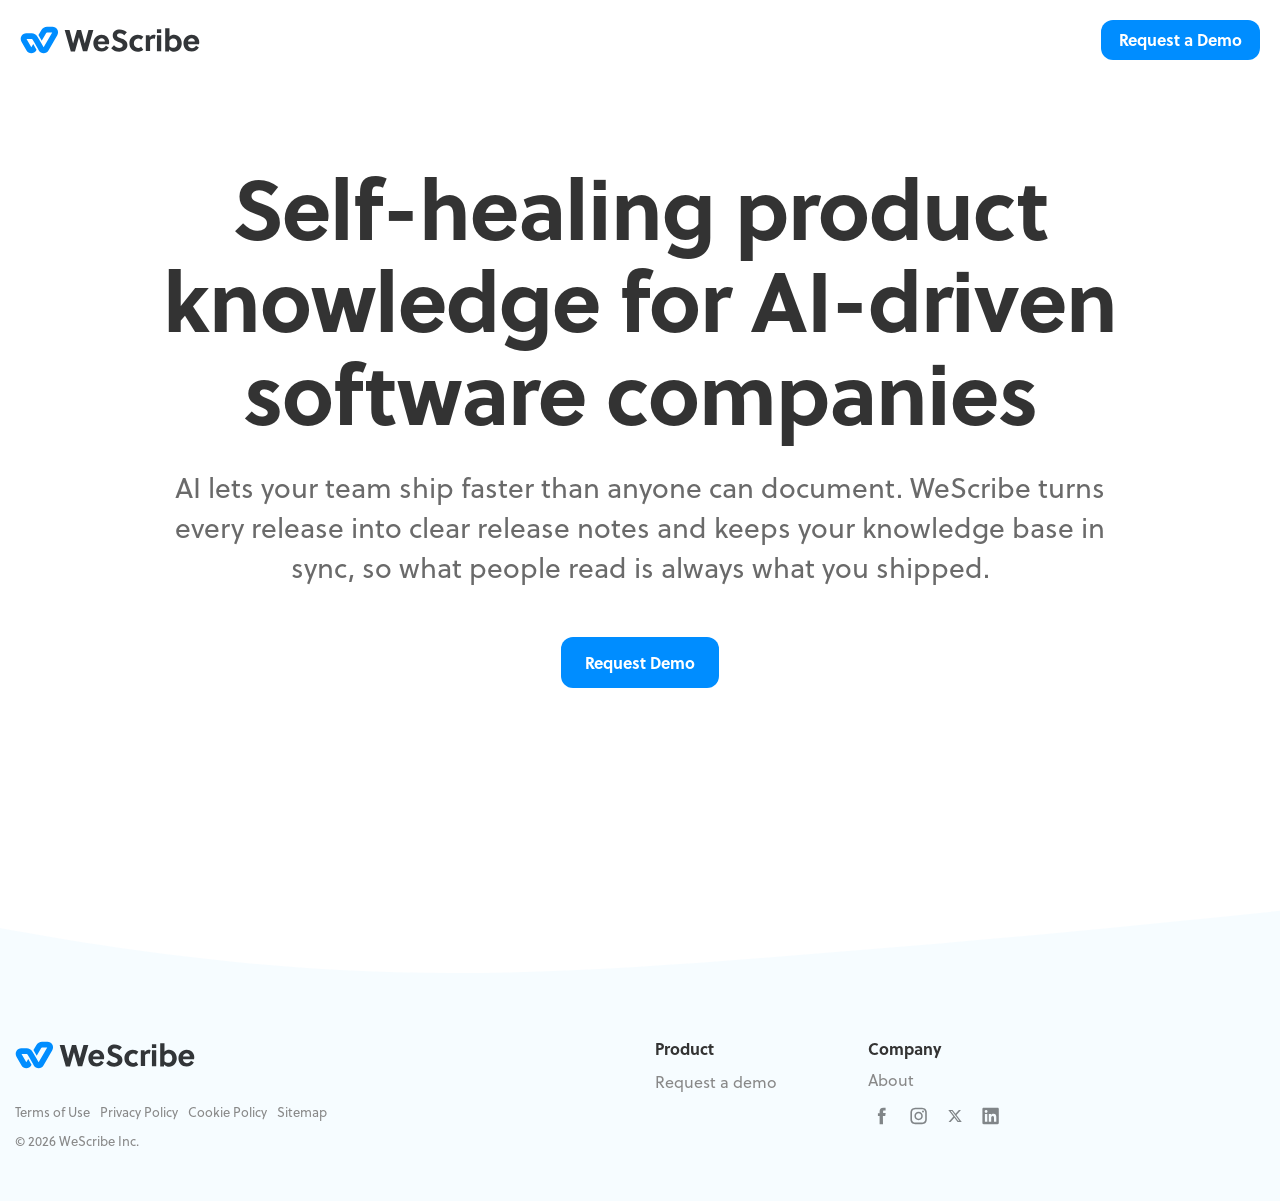
<file: index.html>
<!DOCTYPE html>
<html lang="en-US" id="html">
<head>
  <!-- Google Tag Manager -->
  <script>(function(w,d,s,l,i){w[l]=w[l]||[];w[l].push({'gtm.start':
  new Date().getTime(),event:'gtm.js'});var f=d.getElementsByTagName(s)[0],
  j=d.createElement(s),dl=l!='dataLayer'?'&l='+l:'';j.async=true;j.src=
  'https://www.googletagmanager.com/gtm.js?id='+i+dl;f.parentNode.insertBefore(j,f);
  })(window,document,'script','dataLayer','GTM-MM86872');</script>
  <!-- End Google Tag Manager -->
	<meta charset="UTF-8">
	<meta name="viewport" content="width=device-width, initial-scale=1, shrink-to-fit=no">
  <!--[if IE]><link rel="shortcut icon" href="./wp-content/themes/wescribe-theme/favicon.ico"><![endif]-->
  <link rel="icon" href="./wp-content/themes/wescribe-theme/favicon.png">
  <link rel="apple-touch-icon-precomposed" href="./wp-content/themes/wescribe-theme/apple-touch-icon-precomposed.png">
	<link rel="profile" href="http://gmpg.org/xfn/11">
  <meta name='robots' content='max-image-preview:large' />

	<!-- This site is optimized with the Yoast SEO plugin v15.9 - https://yoast.com/wordpress/plugins/seo/ -->
	<title>WeScribe - Self-healing product knowledge</title>
	<meta name="description" content="WeScribe turns every release into clear release notes and keeps your knowledge base in sync, so what people read is always what you shipped." />
	<meta name="robots" content="index, follow, max-snippet:-1, max-image-preview:large, max-video-preview:-1" />
	<link rel="canonical" href="./index.html" />
	<meta property="og:locale" content="en_US" />
	<meta property="og:type" content="website" />
	<meta property="og:title" content="WeScribe - Self-healing product knowledge" />
	<meta property="og:description" content="WeScribe turns every release into clear release notes and keeps your knowledge base in sync, so what people read is always what you shipped." />
	<meta property="og:url" content="./index.html" />
	<meta property="og:site_name" content="WeScribe" />
	<meta property="article:publisher" content="https://www.facebook.com/WeScribeHQ/" />
	<meta property="article:modified_time" content="2021-03-30T22:20:10+00:00" />
	<meta property="og:image" content="./wp-content/uploads/2021/02/WeScribe-FacebookPostThumbnail.png" />
	<meta property="og:image:width" content="1200" />
	<meta property="og:image:height" content="628" />
	<meta name="twitter:card" content="summary_large_image" />
	<meta name="twitter:site" content="@wescribehq" />
	<script type="application/ld+json" class="yoast-schema-graph">{"@context":"https://schema.org","@graph":[{"@type":"WebSite","@id":"https://wescribe.com/#website","url":"https://wescribe.com/","name":"WeScribe","description":"Self-healing product knowledge","potentialAction":[{"@type":"SearchAction","target":"https://wescribe.com/?s={search_term_string}","query-input":"required name=search_term_string"}],"inLanguage":"en-US"},{"@type":"WebPage","@id":"https://wescribe.com/#webpage","url":"https://wescribe.com/","name":"WeScribe - Self-healing product knowledge","isPartOf":{"@id":"https://wescribe.com/#website"},"datePublished":"2019-04-30T07:01:51+00:00","dateModified":"2021-03-30T22:20:10+00:00","description":"WeScribe turns every release into clear release notes and keeps your knowledge base in sync, so what people read is always what you shipped.","breadcrumb":{"@id":"https://wescribe.com/#breadcrumb"},"inLanguage":"en-US","potentialAction":[{"@type":"ReadAction","target":["https://wescribe.com/"]}]},{"@type":"BreadcrumbList","@id":"https://wescribe.com/#breadcrumb","itemListElement":[{"@type":"ListItem","position":1,"item":{"@type":"WebPage","@id":"https://wescribe.com/","url":"https://wescribe.com/","name":"Home"}}]}]}</script>
	<!-- / Yoast SEO plugin. -->


<link rel="alternate" type="application/rss+xml" title="WeScribe &raquo; Feed" href="https://wescribe.com/feed/" />
<link rel="alternate" type="application/rss+xml" title="WeScribe &raquo; Comments Feed" href="https://wescribe.com/comments/feed/" />
<link rel="alternate" title="oEmbed (JSON)" type="application/json+oembed" href="https://wescribe.com/wp-json/oembed/1.0/embed?url=https%3A%2F%2Fwescribe.com%2F" />
<link rel="alternate" title="oEmbed (XML)" type="text/xml+oembed" href="https://wescribe.com/wp-json/oembed/1.0/embed?url=https%3A%2F%2Fwescribe.com%2F&#038;format=xml" />
<style id="wp-img-auto-sizes-contain-inline-css">
img:is([sizes=auto i],[sizes^="auto," i]){contain-intrinsic-size:3000px 1500px}
/*# sourceURL=wp-img-auto-sizes-contain-inline-css */
</style>
<style id="wp-emoji-styles-inline-css">

	img.wp-smiley, img.emoji {
		display: inline !important;
		border: none !important;
		box-shadow: none !important;
		height: 1em !important;
		width: 1em !important;
		margin: 0 0.07em !important;
		vertical-align: -0.1em !important;
		background: none !important;
		padding: 0 !important;
	}
/*# sourceURL=wp-emoji-styles-inline-css */
</style>
<style id="wp-block-library-inline-css">
:root{--wp-block-synced-color:#7a00df;--wp-block-synced-color--rgb:122,0,223;--wp-bound-block-color:var(--wp-block-synced-color);--wp-editor-canvas-background:#ddd;--wp-admin-theme-color:#007cba;--wp-admin-theme-color--rgb:0,124,186;--wp-admin-theme-color-darker-10:#006ba1;--wp-admin-theme-color-darker-10--rgb:0,107,160.5;--wp-admin-theme-color-darker-20:#005a87;--wp-admin-theme-color-darker-20--rgb:0,90,135;--wp-admin-border-width-focus:2px}@media (min-resolution:192dpi){:root{--wp-admin-border-width-focus:1.5px}}.wp-element-button{cursor:pointer}:root .has-very-light-gray-background-color{background-color:#eee}:root .has-very-dark-gray-background-color{background-color:#313131}:root .has-very-light-gray-color{color:#eee}:root .has-very-dark-gray-color{color:#313131}:root .has-vivid-green-cyan-to-vivid-cyan-blue-gradient-background{background:linear-gradient(135deg,#00d084,#0693e3)}:root .has-purple-crush-gradient-background{background:linear-gradient(135deg,#34e2e4,#4721fb 50%,#ab1dfe)}:root .has-hazy-dawn-gradient-background{background:linear-gradient(135deg,#faaca8,#dad0ec)}:root .has-subdued-olive-gradient-background{background:linear-gradient(135deg,#fafae1,#67a671)}:root .has-atomic-cream-gradient-background{background:linear-gradient(135deg,#fdd79a,#004a59)}:root .has-nightshade-gradient-background{background:linear-gradient(135deg,#330968,#31cdcf)}:root .has-midnight-gradient-background{background:linear-gradient(135deg,#020381,#2874fc)}:root{--wp--preset--font-size--normal:16px;--wp--preset--font-size--huge:42px}.has-regular-font-size{font-size:1em}.has-larger-font-size{font-size:2.625em}.has-normal-font-size{font-size:var(--wp--preset--font-size--normal)}.has-huge-font-size{font-size:var(--wp--preset--font-size--huge)}:root .has-text-align-center{text-align:center}:root .has-text-align-left{text-align:left}:root .has-text-align-right{text-align:right}.has-fit-text{white-space:nowrap!important}#end-resizable-editor-section{display:none}.aligncenter{clear:both}.items-justified-left{justify-content:flex-start}.items-justified-center{justify-content:center}.items-justified-right{justify-content:flex-end}.items-justified-space-between{justify-content:space-between}.screen-reader-text{word-wrap:normal!important;border:0;clip-path:inset(50%);height:1px;margin:-1px;overflow:hidden;padding:0;position:absolute;width:1px;word-break:normal!important}.screen-reader-text:focus{background-color:#ddd;clip-path:none;color:#444;display:block;font-size:1em;height:auto;left:5px;line-height:normal;padding:15px 23px 14px;text-decoration:none;top:5px;width:auto;z-index:100000}html :where(.has-border-color){border-style:solid}html :where([style^=border-color],[style*=";border-color"],[style*="; border-color"]){border-style:solid}html :where([style^=border-top-color],[style*=";border-top-color"],[style*="; border-top-color"]){border-top-style:solid}html :where([style^=border-right-color],[style*=";border-right-color"],[style*="; border-right-color"]){border-right-style:solid}html :where([style^=border-bottom-color],[style*=";border-bottom-color"],[style*="; border-bottom-color"]){border-bottom-style:solid}html :where([style^=border-left-color],[style*=";border-left-color"],[style*="; border-left-color"]){border-left-style:solid}html :where([style^=border-width],[style*=";border-width"],[style*="; border-width"]){border-style:solid}html :where([style^=border-top-width],[style*=";border-top-width"],[style*="; border-top-width"]){border-top-style:solid}html :where([style^=border-right-width],[style*=";border-right-width"],[style*="; border-right-width"]){border-right-style:solid}html :where([style^=border-bottom-width],[style*=";border-bottom-width"],[style*="; border-bottom-width"]){border-bottom-style:solid}html :where([style^=border-left-width],[style*=";border-left-width"],[style*="; border-left-width"]){border-left-style:solid}html :where(img[class*=wp-image-]){height:auto;max-width:100%}:where(figure){margin:0 0 1em}html :where(.is-position-sticky){--wp-admin--admin-bar--position-offset:var(--wp-admin--admin-bar--height,0px)}@media screen and (max-width:600px){html :where(.is-position-sticky){--wp-admin--admin-bar--position-offset:0px}}

/*# sourceURL=/wp-includes/css/dist/block-library/common.min.css */
</style>
<style id="classic-theme-styles-inline-css">
/*! This file is auto-generated */
.wp-block-button__link{color:#fff;background-color:#32373c;border-radius:9999px;box-shadow:none;text-decoration:none;padding:calc(.667em + 2px) calc(1.333em + 2px);font-size:1.125em}.wp-block-file__button{background:#32373c;color:#fff;text-decoration:none}
/*# sourceURL=/wp-includes/css/classic-themes.min.css */
</style>

<style id="global-styles-inline-css">
:root{--wp--preset--aspect-ratio--square: 1;--wp--preset--aspect-ratio--4-3: 4/3;--wp--preset--aspect-ratio--3-4: 3/4;--wp--preset--aspect-ratio--3-2: 3/2;--wp--preset--aspect-ratio--2-3: 2/3;--wp--preset--aspect-ratio--16-9: 16/9;--wp--preset--aspect-ratio--9-16: 9/16;--wp--preset--color--black: #000000;--wp--preset--color--cyan-bluish-gray: #abb8c3;--wp--preset--color--white: #ffffff;--wp--preset--color--pale-pink: #f78da7;--wp--preset--color--vivid-red: #cf2e2e;--wp--preset--color--luminous-vivid-orange: #ff6900;--wp--preset--color--luminous-vivid-amber: #fcb900;--wp--preset--color--light-green-cyan: #7bdcb5;--wp--preset--color--vivid-green-cyan: #00d084;--wp--preset--color--pale-cyan-blue: #8ed1fc;--wp--preset--color--vivid-cyan-blue: #0693e3;--wp--preset--color--vivid-purple: #9b51e0;--wp--preset--gradient--vivid-cyan-blue-to-vivid-purple: linear-gradient(135deg,rgb(6,147,227) 0%,rgb(155,81,224) 100%);--wp--preset--gradient--light-green-cyan-to-vivid-green-cyan: linear-gradient(135deg,rgb(122,220,180) 0%,rgb(0,208,130) 100%);--wp--preset--gradient--luminous-vivid-amber-to-luminous-vivid-orange: linear-gradient(135deg,rgb(252,185,0) 0%,rgb(255,105,0) 100%);--wp--preset--gradient--luminous-vivid-orange-to-vivid-red: linear-gradient(135deg,rgb(255,105,0) 0%,rgb(207,46,46) 100%);--wp--preset--gradient--very-light-gray-to-cyan-bluish-gray: linear-gradient(135deg,rgb(238,238,238) 0%,rgb(169,184,195) 100%);--wp--preset--gradient--cool-to-warm-spectrum: linear-gradient(135deg,rgb(74,234,220) 0%,rgb(151,120,209) 20%,rgb(207,42,186) 40%,rgb(238,44,130) 60%,rgb(251,105,98) 80%,rgb(254,248,76) 100%);--wp--preset--gradient--blush-light-purple: linear-gradient(135deg,rgb(255,206,236) 0%,rgb(152,150,240) 100%);--wp--preset--gradient--blush-bordeaux: linear-gradient(135deg,rgb(254,205,165) 0%,rgb(254,45,45) 50%,rgb(107,0,62) 100%);--wp--preset--gradient--luminous-dusk: linear-gradient(135deg,rgb(255,203,112) 0%,rgb(199,81,192) 50%,rgb(65,88,208) 100%);--wp--preset--gradient--pale-ocean: linear-gradient(135deg,rgb(255,245,203) 0%,rgb(182,227,212) 50%,rgb(51,167,181) 100%);--wp--preset--gradient--electric-grass: linear-gradient(135deg,rgb(202,248,128) 0%,rgb(113,206,126) 100%);--wp--preset--gradient--midnight: linear-gradient(135deg,rgb(2,3,129) 0%,rgb(40,116,252) 100%);--wp--preset--font-size--small: 13px;--wp--preset--font-size--medium: 20px;--wp--preset--font-size--large: 36px;--wp--preset--font-size--x-large: 42px;--wp--preset--spacing--20: 0.44rem;--wp--preset--spacing--30: 0.67rem;--wp--preset--spacing--40: 1rem;--wp--preset--spacing--50: 1.5rem;--wp--preset--spacing--60: 2.25rem;--wp--preset--spacing--70: 3.38rem;--wp--preset--spacing--80: 5.06rem;--wp--preset--shadow--natural: 6px 6px 9px rgba(0, 0, 0, 0.2);--wp--preset--shadow--deep: 12px 12px 50px rgba(0, 0, 0, 0.4);--wp--preset--shadow--sharp: 6px 6px 0px rgba(0, 0, 0, 0.2);--wp--preset--shadow--outlined: 6px 6px 0px -3px rgb(255, 255, 255), 6px 6px rgb(0, 0, 0);--wp--preset--shadow--crisp: 6px 6px 0px rgb(0, 0, 0);}.wp-block-button{--wp--preset--dimension--25: 25%;--wp--preset--dimension--50: 50%;--wp--preset--dimension--75: 75%;--wp--preset--dimension--100: 100%;}:where(body) { margin: 0; }:where(.is-layout-flex){gap: 0.5em;}:where(.is-layout-grid){gap: 0.5em;}body .is-layout-flex{display: flex;}.is-layout-flex{flex-wrap: wrap;align-items: center;}.is-layout-flex > :is(*, div){margin: 0;}body .is-layout-grid{display: grid;}.is-layout-grid > :is(*, div){margin: 0;}body{padding-top: 0px;padding-right: 0px;padding-bottom: 0px;padding-left: 0px;}:root :where(.wp-element-button, .wp-block-button__link){background-color: #32373c;border-width: 0;color: #fff;font-family: inherit;font-size: inherit;font-style: inherit;font-weight: inherit;letter-spacing: inherit;line-height: inherit;padding-top: calc(0.667em + 2px);padding-right: calc(1.333em + 2px);padding-bottom: calc(0.667em + 2px);padding-left: calc(1.333em + 2px);text-decoration: none;text-transform: inherit;}.has-black-color{color: var(--wp--preset--color--black) !important;}.has-cyan-bluish-gray-color{color: var(--wp--preset--color--cyan-bluish-gray) !important;}.has-white-color{color: var(--wp--preset--color--white) !important;}.has-pale-pink-color{color: var(--wp--preset--color--pale-pink) !important;}.has-vivid-red-color{color: var(--wp--preset--color--vivid-red) !important;}.has-luminous-vivid-orange-color{color: var(--wp--preset--color--luminous-vivid-orange) !important;}.has-luminous-vivid-amber-color{color: var(--wp--preset--color--luminous-vivid-amber) !important;}.has-light-green-cyan-color{color: var(--wp--preset--color--light-green-cyan) !important;}.has-vivid-green-cyan-color{color: var(--wp--preset--color--vivid-green-cyan) !important;}.has-pale-cyan-blue-color{color: var(--wp--preset--color--pale-cyan-blue) !important;}.has-vivid-cyan-blue-color{color: var(--wp--preset--color--vivid-cyan-blue) !important;}.has-vivid-purple-color{color: var(--wp--preset--color--vivid-purple) !important;}.has-black-background-color{background-color: var(--wp--preset--color--black) !important;}.has-cyan-bluish-gray-background-color{background-color: var(--wp--preset--color--cyan-bluish-gray) !important;}.has-white-background-color{background-color: var(--wp--preset--color--white) !important;}.has-pale-pink-background-color{background-color: var(--wp--preset--color--pale-pink) !important;}.has-vivid-red-background-color{background-color: var(--wp--preset--color--vivid-red) !important;}.has-luminous-vivid-orange-background-color{background-color: var(--wp--preset--color--luminous-vivid-orange) !important;}.has-luminous-vivid-amber-background-color{background-color: var(--wp--preset--color--luminous-vivid-amber) !important;}.has-light-green-cyan-background-color{background-color: var(--wp--preset--color--light-green-cyan) !important;}.has-vivid-green-cyan-background-color{background-color: var(--wp--preset--color--vivid-green-cyan) !important;}.has-pale-cyan-blue-background-color{background-color: var(--wp--preset--color--pale-cyan-blue) !important;}.has-vivid-cyan-blue-background-color{background-color: var(--wp--preset--color--vivid-cyan-blue) !important;}.has-vivid-purple-background-color{background-color: var(--wp--preset--color--vivid-purple) !important;}.has-black-border-color{border-color: var(--wp--preset--color--black) !important;}.has-cyan-bluish-gray-border-color{border-color: var(--wp--preset--color--cyan-bluish-gray) !important;}.has-white-border-color{border-color: var(--wp--preset--color--white) !important;}.has-pale-pink-border-color{border-color: var(--wp--preset--color--pale-pink) !important;}.has-vivid-red-border-color{border-color: var(--wp--preset--color--vivid-red) !important;}.has-luminous-vivid-orange-border-color{border-color: var(--wp--preset--color--luminous-vivid-orange) !important;}.has-luminous-vivid-amber-border-color{border-color: var(--wp--preset--color--luminous-vivid-amber) !important;}.has-light-green-cyan-border-color{border-color: var(--wp--preset--color--light-green-cyan) !important;}.has-vivid-green-cyan-border-color{border-color: var(--wp--preset--color--vivid-green-cyan) !important;}.has-pale-cyan-blue-border-color{border-color: var(--wp--preset--color--pale-cyan-blue) !important;}.has-vivid-cyan-blue-border-color{border-color: var(--wp--preset--color--vivid-cyan-blue) !important;}.has-vivid-purple-border-color{border-color: var(--wp--preset--color--vivid-purple) !important;}.has-vivid-cyan-blue-to-vivid-purple-gradient-background{background: var(--wp--preset--gradient--vivid-cyan-blue-to-vivid-purple) !important;}.has-light-green-cyan-to-vivid-green-cyan-gradient-background{background: var(--wp--preset--gradient--light-green-cyan-to-vivid-green-cyan) !important;}.has-luminous-vivid-amber-to-luminous-vivid-orange-gradient-background{background: var(--wp--preset--gradient--luminous-vivid-amber-to-luminous-vivid-orange) !important;}.has-luminous-vivid-orange-to-vivid-red-gradient-background{background: var(--wp--preset--gradient--luminous-vivid-orange-to-vivid-red) !important;}.has-very-light-gray-to-cyan-bluish-gray-gradient-background{background: var(--wp--preset--gradient--very-light-gray-to-cyan-bluish-gray) !important;}.has-cool-to-warm-spectrum-gradient-background{background: var(--wp--preset--gradient--cool-to-warm-spectrum) !important;}.has-blush-light-purple-gradient-background{background: var(--wp--preset--gradient--blush-light-purple) !important;}.has-blush-bordeaux-gradient-background{background: var(--wp--preset--gradient--blush-bordeaux) !important;}.has-luminous-dusk-gradient-background{background: var(--wp--preset--gradient--luminous-dusk) !important;}.has-pale-ocean-gradient-background{background: var(--wp--preset--gradient--pale-ocean) !important;}.has-electric-grass-gradient-background{background: var(--wp--preset--gradient--electric-grass) !important;}.has-midnight-gradient-background{background: var(--wp--preset--gradient--midnight) !important;}.has-small-font-size{font-size: var(--wp--preset--font-size--small) !important;}.has-medium-font-size{font-size: var(--wp--preset--font-size--medium) !important;}.has-large-font-size{font-size: var(--wp--preset--font-size--large) !important;}.has-x-large-font-size{font-size: var(--wp--preset--font-size--x-large) !important;}
/*# sourceURL=global-styles-inline-css */
</style>

<link rel='stylesheet' id='arve-main-css' href='./wp-content/plugins/advanced-responsive-video-embedder/build/main.0527fdb8.css' media='all' />
<link rel='stylesheet' id='contact-form-7-css' href='./wp-content/plugins/contact-form-7/includes/css/styles.9b154629.css' media='all' />
<link rel='stylesheet' id='understrap-styles-css' href='./wp-content/themes/wescribe-theme/css/theme.min.dc6bc80a.css' media='all' />
<script id="wp-polyfill-js" src="./wp-includes/js/dist/vendor/wp-polyfill.min.de570700.js"></script>
<script async="async" id="arve-main-js" src="./wp-content/plugins/advanced-responsive-video-embedder/build/main.0527fdb8.js"></script>
<script id="jquery-core-js" src="./wp-includes/js/jquery/jquery.min.42f31d5c.js"></script>
<script id="jquery-migrate-js" src="./wp-includes/js/jquery/jquery-migrate.min.6b8fc336.js"></script>
<link rel="https://api.w.org/" href="https://wescribe.com/wp-json/" /><link rel="alternate" title="JSON" type="application/json" href="https://wescribe.com/wp-json/wp/v2/pages/5" /><link rel="EditURI" type="application/rsd+xml" title="RSD" href="https://wescribe.com/xmlrpc.php?rsd" />
<meta name="generator" content="WordPress 7.1.3" />
<link rel='shortlink' href='./index.html' />
<meta name="mobile-web-app-capable" content="yes">
<meta name="apple-mobile-web-app-capable" content="yes">
<meta name="apple-mobile-web-app-title" content="WeScribe - Self-healing product knowledge">
<meta name="generator" content="Powered by WPBakery Page Builder - drag and drop page builder for WordPress."/>
<noscript><style> .wpb_animate_when_almost_visible { opacity: 1; }</style></noscript>  <link rel="stylesheet" href="./assets/external/use.typekit.net/sei1mdv.css">
</head>

<body class="home wp-singular page-template page-template-page-templates page-template-homepage page-template-page-templateshomepage-php page page-id-5 wp-embed-responsive wp-theme-wescribe-theme wpb-js-composer js-comp-ver-6.2.0 vc_responsive" itemscope itemtype="http://schema.org/WebSite">
<!-- Google Tag Manager (noscript) -->
<noscript><iframe src="https://www.googletagmanager.com/ns.html?id=GTM-MM86872"
height="0" width="0" style="display:none;visibility:hidden"></iframe></noscript>
<!-- End Google Tag Manager (noscript) -->
<div class="site" id="page">

	<!-- ******************* The Navbar Area ******************* -->
	<header id="wrapper-navbar">

		<a class="skip-link sr-only sr-only-focusable" href="./index.html#content">Skip to content</a>

		<div id="main-nav" class="navbar navbar-expand-md navbar-light" aria-labelledby="main-nav-label">

			<h2 id="main-nav-label" class="sr-only">
				Main Navigation			</h2>

      
          
            <h1 class="logo">
              <a rel="home" href="./index.html" title="WeScribe" itemprop="url">
                <svg version="1.1" id="Layer_1"  x="0px" y="0px" viewBox="0 0 200 40" style="enable-background:new 0 0 200 40;" xml:space="preserve">
                  <title>WeScribe</title>
                  <style type="text/css">
                    .st0{fill:#323538;}
                    .st1{fill:#008DFF;}
                  </style>
                  <g>
                    <g>
                      <path class="st0" d="M71.99,23.96L71.99,23.96l4.12-15.21h5.39l-6.81,23.76h-4.75L65.5,16.99l0,0l-4.44,15.68h-4.59L49.66,8.75
                        h5.39L59,23.96l0,0l4.28-15.21h4.59L71.99,23.96z"/>
                    </g>
                    <g>
                      <path class="st0" d="M86.41,24.75c0.32,2.38,1.9,4.28,4.44,4.28c2.38,0,3.49-0.95,4.59-2.69l3.17,2.06
                        c-2.06,3.01-4.28,4.44-8.08,4.44c-5.39,0-9.03-3.8-9.03-9.19s3.96-9.5,9.03-9.5c4.91,0,8.55,3.49,8.55,8.24
                        c0,0.79-0.16,1.58-0.32,2.22H86.41V24.75z M94.33,21.58c-0.16-2.06-1.58-3.49-3.49-3.49c-2.38,0-3.64,1.43-4.12,3.49H94.33z"/>
                    </g>
                    <g>
                      <path class="st0" d="M110.96,12.55c-1.58,0-3.17,0.79-3.17,2.38c0,1.9,2.22,2.38,4.12,3.01c3.49,1.11,7.45,2.69,7.45,7.6
                        c0,5.23-4.91,7.45-9.03,7.45c-3.64,0-6.49-1.43-9.03-3.96l3.17-3.17c1.9,1.9,3.49,3.01,5.86,3.01c1.9,0,3.8-0.95,3.8-3.01
                        s-2.22-2.85-4.59-3.64c-3.17-1.11-6.49-2.53-6.49-7.13s3.8-6.65,7.76-6.65c3.01,0,5.39,0.95,7.92,2.85l-2.85,3.49
                        C114.61,13.51,112.86,12.55,110.96,12.55z"/>
                    </g>
                    <g>
                      <path class="st0" d="M136.94,30.77c-1.74,1.58-3.8,2.22-6.34,2.22c-5.23,0-9.03-3.8-9.03-9.35c0-5.23,3.8-9.35,9.19-9.35
                        c2.38,0,4.59,0.79,6.34,2.22l-2.53,3.33c-0.95-0.95-2.06-1.43-3.49-1.43c-2.69,0-4.59,2.38-4.59,5.23c0,3.01,2.06,5.23,4.59,5.23
                        c1.27,0,2.38-0.32,3.49-1.43L136.94,30.77z"/>
                    </g>
                    <g>
                      <path class="st0" d="M144.23,16.99c0.95-1.58,2.38-2.85,4.12-2.85c0.95,0,1.74,0.16,2.38,0.48l-1.11,4.28
                        c-0.48-0.32-1.11-0.48-1.74-0.48c-1.43,0-2.69,0.79-3.33,1.9v12.04h-4.75V14.61h4.12L144.23,16.99z"/>
                    </g>
                    <g>
                      <path class="st0" d="M152.15,12.24V8.12h4.75v4.12H152.15z M152.15,32.51v-17.9h4.75v17.9H152.15z"/>
                    </g>
                    <g>
                      <path class="st0" d="M166.09,7.01v9.5c1.27-1.58,3.49-2.22,5.23-2.22c4.75,0,8.4,4.28,8.4,9.35s-3.49,9.35-8.4,9.35
                        c-1.9,0-4.28-0.63-5.54-2.53l-0.32,2.22h-4.12V7.01H166.09z M166.09,26.81c1.27,1.43,2.53,1.9,4.12,1.9
                        c3.17,0,4.59-2.69,4.59-5.23c0-2.69-1.74-5.07-4.44-5.07c-1.58,0-3.17,0.63-4.28,2.38V26.81z"/>
                    </g>
                    <g>
                      <path class="st0" d="M186.53,24.75c0.32,2.38,1.9,4.28,4.44,4.28c2.38,0,3.49-0.95,4.59-2.69l3.17,2.06
                        c-2.06,3.01-4.28,4.44-8.08,4.44c-5.39,0-9.03-3.8-9.03-9.19s3.96-9.5,9.03-9.5c4.91,0,8.55,3.49,8.55,8.24
                        c0,0.79-0.16,1.58-0.32,2.22h-12.36V24.75z M194.29,21.58c-0.16-2.06-1.58-3.49-3.49-3.49c-2.38,0-3.64,1.43-4.12,3.49H194.29z"/>
                    </g>
                  </g>
                  <path class="st1" d="M41.42,8.46c-1.12-1.93-3.12-3.09-5.35-3.09h-6.01c-2.64,0-5.1,1.42-6.42,3.71l-3.16,5.4l3.65,6.33l4.99-8.56v0
                    c0.19-0.33,0.55-0.54,0.94-0.54h5.74l-9.54,16.42l-3.18-5.51v0l-3.66-6.33l0.04-0.08l-0.04,0.08C18.1,14,15.64,12.58,13,12.58H6.99
                    c-2.23,0-4.23,1.16-5.35,3.09c-1.12,1.94-1.12,4.24,0,6.18l5.59,9.69c1.12,1.94,3.12,3.09,5.35,3.09s4.24-1.15,5.35-3.09l0.44-0.77
                    l-3.66-6.33l-2.13,3.7l-5.32-9.22H13c0.39,0,0.74,0.21,0.94,0.54l1.83,3.17l3.66,6.34l1.49,2.58c1.12,1.93,3.12,3.09,5.35,3.09
                    c2.23,0,4.24-1.15,5.35-3.09l9.81-16.89C42.54,12.71,42.54,10.4,41.42,8.46z"/>
                </svg>
              </a>
            </h1>

          
        <div id="mobile-nav-toggle">
          <button class="hamburger hamburger--squeeze is-inactive" type="button">
            <span class="hamburger-box">
              <span class="hamburger-inner"></span>
            </span>
          </button>
        </div>

        <div id="navbarNavDropdown" class="collapse navbar-collapse">
				<!-- The WordPress Menu goes here -->
				        <ul class="auth-btns small-screen">
          
                <li class="hide">
                  <a href="https://app.wescribe.com/login" class="btn">Login</a>
                </li>
                <li class="hide">
                  <a href="https://app.wescribe.com/signup" class="btn">Signup</a>
                </li>
                <li>
                  <a href="./demo/index.html" class="btn">Request a Demo</a>
                </li>
                      </ul>
      </div>
      
      <ul class="auth-btns large-screen">
        
              <li class="hide">
                <a href="https://app.wescribe.com/login" class="btn">Login</a>
              </li>
              <li class="hide">
                <a href="https://app.wescribe.com/signup" class="btn">Signup</a>
              </li>
              <li>
                  <a href="./demo/index.html" class="btn">Request a Demo</a>
                </li>
                  </ul>

    </div><!-- .site-navigation -->

  </header><!-- #wrapper-navbar end -->

  <div id="mobile-navigation">
    <div class="mobile-navigation-content">
      <nav>
                <ul>
          <li><a href="https://app.wescribe.com/login" class="btn btn-medium btn-primary-outline">Login</a></li>
          <li><a href="https://app.wescribe.com/signup" class="btn btn-medium btn-primary">Signup</a></li>
        </ul>
      </nav>
    </div>
  </div>

<div class="wrapper" id="page-wrapper">

  <div class="homepage-hero">
  <div class="container-fluid" style="position: relative;">
    <div class="row hero-row">

      <div class="col-md-12">
        <div class="hero-content hero-fadein-text">
          <h2 class="h1 max-1000">
            Self-healing product knowledge for AI-driven software companies
          </h2>
          <p>
            AI lets your team ship faster than anyone can document. WeScribe turns every release into clear release notes and keeps your knowledge base in sync, so what people read is always what you shipped.
          </p>
          <a href="./demo/index.html" class="btn btn-large hide" onClick="_gaq.push(['_trackEvent', 'Demo', 'click', 'Homepage hero button', '0']);">Request a Demo</a>
          <a href="./demo/index.html" class="btn btn-large hide" onClick="ga('send', 'event', [Demo], [Request Demo Button], [Homepage Hero Request Demo v2]);">Request Demo</a>
          <a href="./demo/index.html" class="btn btn-large hide" onClick="ga('send', 'event', 'Demo', 'Request Demo Button', 'Homepage Hero Request Demo v3');">Request Demo</a>
          <a href="./demo/index.html" class="btn btn-large" onClick="gtag('event','click',{'event_category':'clicktrack','event_label':'conversionv3'});">Request Demo</a>
          <a href="./demo/index.html" class="btn btn-large hide" onclick="ga('send', 'event', 'eventForm', 'eventCotizar', 'eventHome');">Universal analytics.js </a>
          <a href="./demo/index.html" class="btn btn-large hide" onclick="gtag('event', 'eventCotizar', {'event_category' : 'eventForm', 'event_label' : 'eventHome'});"> Global Site Tag gtag.js</a>
        </div>
      </div>
      <div class="col-md-12 hero-fadein-visuals hide">
        <img data-src="./wp-content/themes/wescribe-theme/img/homepage/hero-background-shape.svg" alt="Hero Background" class="hero-bg lazy" />
        <div class="hero-visuals">
          <div class="hero-visuals-content">
            <div class="editor hero-visual">
              <img data-src="./wp-content/themes/wescribe-theme/img/homepage/hero-visual-editor.png" alt="Update editor" class="lazy" />
            </div>
            <div class="editor-dropzone hero-visual dropzone-fade">
              <img data-src="./wp-content/themes/wescribe-theme/img/homepage/hero-visual-editor-dropzone.png" alt="Update editor dropzone" class="lazy default-styling" />
            </div>
            <div class="file1 hero-visual bounce1">
              <img data-src="./wp-content/themes/wescribe-theme/img/homepage/hero-visual-file1.png" alt="File attachment" class="lazy" />
            </div>
            <div class="chart hero-visual side-bounce">
              <img data-src="./wp-content/themes/wescribe-theme/img/homepage/hero-visual-chart.png" alt="Chart" class="lazy" />
            </div>
            <div class="file2 hero-visual bounce2">
              <img data-src="./wp-content/themes/wescribe-theme/img/homepage/hero-visual-file2.png" alt="File attachment" class="lazy" />
            </div>
          </div>
        </div>
      </div>
    </div>
  </div>
</div>

</div><!-- #page-wrapper -->


<div class="pre-footer-cta hide">
  <div class="container-fluid">
    <div class="row">
      <div class="col-12">
          <div class="team-emojis">
            <div class="emoji one">🙋🏻</div>
            <div class="emoji two">🙌</div>
            <div class="emoji three">🙋🏾‍♀️</div>
          </div>
          <h3 class="mb-4">Try WeScribe with your team</h3>
          <a href="https://app.wescribe.com/signup" class="btn btn-large">Start your free account</a>
      </div>
    </div>
  </div>
</div>

<footer>
  <div class="container-fluid">
    <div class="row">
      <div class="col-12 col-md-6 order-md-last">
        <div class="row">
          <div class="col-4 footer-nav-col">
            <div class="nav-heading">Product</div>
            <ul>
              <li><a href="./index.html" class="hide">Features</a></li>
              <li class="hide"><a href="./pricing/index.html">Pricing</a></li>
              <li><a href="./demo/index.html">Request a demo</a></li>
            </ul>
          </div>

          <div class="col-4 footer-nav-col">
            <div class="nav-heading">Company</div>
            <ul>
              <li><a href="./about/index.html">About</a></li>
              <li>
                <ul class="social">
                  <li><a href="https://facebook.com/wescribehq" class="facebook" target="_blank" onClick="_gaq.push([‘_trackEvent’, ‘Footer Social’, ‘click’, ‘Facebook’, ‘0’]);">Facebook</a></li>
                  <li><a href="https://instagram.com/wescribehq" class="instagram" target="_blank" onClick="_gaq.push([‘_trackEvent’, ‘Footer Social’, ‘click’, ‘Instagram’, ‘0’]);">Instagram</a></li>
                  <li><a href="https://x.com/wescribehq" class="twitter" target="_blank" onClick="_gaq.push([‘_trackEvent’, ‘Footer Social’, ‘click’, ‘X’, ‘0’]);">X</a></li>
                  <li><a href="https://www.linkedin.com/company/wescribehq/" class="linkedin" target="_blank" onClick="_gaq.push([‘_trackEvent’, ‘Footer Social’, ‘click’, ‘LinkedIn’, ‘0’]);">LinkedIn</a></li>
                </ul>
              </li>
            </ul>

          </div>
        </div>
      </div>
      <div class="col-12 col-md-6">
        <svg version="1.1" id="footer-logo"  x="0px" y="0px" viewBox="0 0 200 40" style="enable-background:new 0 0 200 40;" xml:space="preserve">
          <title>WeScribe</title>
          <style type="text/css">
            .st0{fill:#323538;}
            .st1{fill:#008DFF;}
          </style>
          <g>
            <g>
              <path class="st0" d="M71.99,23.96L71.99,23.96l4.12-15.21h5.39l-6.81,23.76h-4.75L65.5,16.99l0,0l-4.44,15.68h-4.59L49.66,8.75
                h5.39L59,23.96l0,0l4.28-15.21h4.59L71.99,23.96z"/>
            </g>
            <g>
              <path class="st0" d="M86.41,24.75c0.32,2.38,1.9,4.28,4.44,4.28c2.38,0,3.49-0.95,4.59-2.69l3.17,2.06
                c-2.06,3.01-4.28,4.44-8.08,4.44c-5.39,0-9.03-3.8-9.03-9.19s3.96-9.5,9.03-9.5c4.91,0,8.55,3.49,8.55,8.24
                c0,0.79-0.16,1.58-0.32,2.22H86.41V24.75z M94.33,21.58c-0.16-2.06-1.58-3.49-3.49-3.49c-2.38,0-3.64,1.43-4.12,3.49H94.33z"/>
            </g>
            <g>
              <path class="st0" d="M110.96,12.55c-1.58,0-3.17,0.79-3.17,2.38c0,1.9,2.22,2.38,4.12,3.01c3.49,1.11,7.45,2.69,7.45,7.6
                c0,5.23-4.91,7.45-9.03,7.45c-3.64,0-6.49-1.43-9.03-3.96l3.17-3.17c1.9,1.9,3.49,3.01,5.86,3.01c1.9,0,3.8-0.95,3.8-3.01
                s-2.22-2.85-4.59-3.64c-3.17-1.11-6.49-2.53-6.49-7.13s3.8-6.65,7.76-6.65c3.01,0,5.39,0.95,7.92,2.85l-2.85,3.49
                C114.61,13.51,112.86,12.55,110.96,12.55z"/>
            </g>
            <g>
              <path class="st0" d="M136.94,30.77c-1.74,1.58-3.8,2.22-6.34,2.22c-5.23,0-9.03-3.8-9.03-9.35c0-5.23,3.8-9.35,9.19-9.35
                c2.38,0,4.59,0.79,6.34,2.22l-2.53,3.33c-0.95-0.95-2.06-1.43-3.49-1.43c-2.69,0-4.59,2.38-4.59,5.23c0,3.01,2.06,5.23,4.59,5.23
                c1.27,0,2.38-0.32,3.49-1.43L136.94,30.77z"/>
            </g>
            <g>
              <path class="st0" d="M144.23,16.99c0.95-1.58,2.38-2.85,4.12-2.85c0.95,0,1.74,0.16,2.38,0.48l-1.11,4.28
                c-0.48-0.32-1.11-0.48-1.74-0.48c-1.43,0-2.69,0.79-3.33,1.9v12.04h-4.75V14.61h4.12L144.23,16.99z"/>
            </g>
            <g>
              <path class="st0" d="M152.15,12.24V8.12h4.75v4.12H152.15z M152.15,32.51v-17.9h4.75v17.9H152.15z"/>
            </g>
            <g>
              <path class="st0" d="M166.09,7.01v9.5c1.27-1.58,3.49-2.22,5.23-2.22c4.75,0,8.4,4.28,8.4,9.35s-3.49,9.35-8.4,9.35
                c-1.9,0-4.28-0.63-5.54-2.53l-0.32,2.22h-4.12V7.01H166.09z M166.09,26.81c1.27,1.43,2.53,1.9,4.12,1.9
                c3.17,0,4.59-2.69,4.59-5.23c0-2.69-1.74-5.07-4.44-5.07c-1.58,0-3.17,0.63-4.28,2.38V26.81z"/>
            </g>
            <g>
              <path class="st0" d="M186.53,24.75c0.32,2.38,1.9,4.28,4.44,4.28c2.38,0,3.49-0.95,4.59-2.69l3.17,2.06
                c-2.06,3.01-4.28,4.44-8.08,4.44c-5.39,0-9.03-3.8-9.03-9.19s3.96-9.5,9.03-9.5c4.91,0,8.55,3.49,8.55,8.24
                c0,0.79-0.16,1.58-0.32,2.22h-12.36V24.75z M194.29,21.58c-0.16-2.06-1.58-3.49-3.49-3.49c-2.38,0-3.64,1.43-4.12,3.49H194.29z"/>
            </g>
          </g>
          <path class="st1" d="M41.42,8.46c-1.12-1.93-3.12-3.09-5.35-3.09h-6.01c-2.64,0-5.1,1.42-6.42,3.71l-3.16,5.4l3.65,6.33l4.99-8.56v0
            c0.19-0.33,0.55-0.54,0.94-0.54h5.74l-9.54,16.42l-3.18-5.51v0l-3.66-6.33l0.04-0.08l-0.04,0.08C18.1,14,15.64,12.58,13,12.58H6.99
            c-2.23,0-4.23,1.16-5.35,3.09c-1.12,1.94-1.12,4.24,0,6.18l5.59,9.69c1.12,1.94,3.12,3.09,5.35,3.09s4.24-1.15,5.35-3.09l0.44-0.77
            l-3.66-6.33l-2.13,3.7l-5.32-9.22H13c0.39,0,0.74,0.21,0.94,0.54l1.83,3.17l3.66,6.34l1.49,2.58c1.12,1.93,3.12,3.09,5.35,3.09
            c2.23,0,4.24-1.15,5.35-3.09l9.81-16.89C42.54,12.71,42.54,10.4,41.42,8.46z"/>
        </svg>
        <ul class="legal-terms">
          <li><a href="./terms-of-use/index.html">Terms of Use</a></li>
          <li><a href="./privacy-policy/index.html">Privacy Policy</a></li>
          <li><a href="./cookie-policy/index.html">Cookie Policy</a></li>
          <li><a href="./sitemap/index.html">Sitemap</a></li>
        </ul>
        <div class="copyright">&copy; 2026 WeScribe Inc.</div>
      </div>
      </div>
    </div>
  </div>
</div>

</footer>

</div><!-- wrapper end -->

</div><!-- #page we need this extra closing tag here -->

<script type="speculationrules">
{"prefetch":[{"source":"document","where":{"and":[{"href_matches":"/*"},{"not":{"href_matches":["/wp-*.php","/wp-admin/*","/wp-content/uploads/*","/wp-content/*","/wp-content/plugins/*","/wp-content/themes/wescribe-theme/*","/*\\?(.+)"]}},{"not":{"selector_matches":"a[rel~=\"nofollow\"]"}},{"not":{"selector_matches":".no-prefetch, .no-prefetch a"}}]},"eagerness":"conservative"}]}
</script>
<script id="wp-hooks-js" src="./wp-includes/js/dist/hooks.min.a45b6de2.js"></script>
<script id="wp-i18n-js" src="./wp-includes/js/dist/i18n.min.56159663.js"></script>
<script id="wp-i18n-js-after">
wp.i18n.setLocaleData( { 'text direction\u0004ltr': [ 'ltr' ] } );
//# sourceURL=wp-i18n-js-after
</script>
<script id="wp-private-apis-js" src="./wp-includes/js/dist/private-apis.min.e90a0c37.js"></script>
<script id="wp-url-js" src="./wp-includes/js/dist/url.min.a9395e6f.js"></script>
<script id="wp-api-fetch-js" src="./wp-includes/js/dist/api-fetch.min.868a95d3.js"></script>
<script id="wp-api-fetch-js-after">
wp.apiFetch.use( wp.apiFetch.createRootURLMiddleware( "https://wescribe.com/wp-json/" ) );
wp.apiFetch.nonceMiddleware = wp.apiFetch.createNonceMiddleware( "e716a8a793" );
wp.apiFetch.use( wp.apiFetch.nonceMiddleware );
wp.apiFetch.use( wp.apiFetch.mediaUploadMiddleware );
wp.apiFetch.nonceEndpoint = "https://wescribe.com/wp-admin/admin-ajax.php?action=rest-nonce";
//# sourceURL=wp-api-fetch-js-after
</script>
<script id="contact-form-7-js-extra">
var wpcf7 = [];
//# sourceURL=contact-form-7-js-extra
</script>
<script id="contact-form-7-js" src="./wp-content/plugins/contact-form-7/includes/js/index.9b154629.js"></script>
<script id="understrap-scripts-js" src="./wp-content/themes/wescribe-theme/js/theme.min.9eede578.js"></script>
<script id="wp-emoji-settings" type="application/json">
{"baseUrl":"https://s.w.org/images/core/emoji/17.0.2/72x72/","ext":".png","svgUrl":"https://s.w.org/images/core/emoji/17.0.2/svg/","svgExt":".svg","source":{"concatemoji":"https://wescribe.com/wp-includes/js/wp-emoji-release.min.js?ver=7.1.3"}}
</script>
<script type="module">
/*! This file is auto-generated */
var e="script#wp-emoji-settings",t=document.querySelector(e);if(!(t instanceof HTMLScriptElement))throw new Error("Element missing: "+e);const r=JSON.parse(t.text),s=(window._wpemojiSettings=r,"wpEmojiSettingsSupports"),o=["flag","emoji"];function i(e){try{var t={supportTests:e,timestamp:(new Date).valueOf()};sessionStorage.setItem(s,JSON.stringify(t))}catch(e){}}function c(e,t,n){e.clearRect(0,0,e.canvas.width,e.canvas.height),e.fillText(t,0,0);t=new Uint32Array(e.getImageData(0,0,e.canvas.width,e.canvas.height).data);e.clearRect(0,0,e.canvas.width,e.canvas.height),e.fillText(n,0,0);const r=new Uint32Array(e.getImageData(0,0,e.canvas.width,e.canvas.height).data);return t.every((e,t)=>e===r[t])}function p(e,t){e.clearRect(0,0,e.canvas.width,e.canvas.height),e.fillText(t,0,0);var n=e.getImageData(16,16,1,1);for(let e=0;e<n.data.length;e++)if(0!==n.data[e])return!1;return!0}function u(e,t,n,r){switch(t){case"flag":return n(e,"\ud83c\udff3\ufe0f\u200d\u26a7\ufe0f","\ud83c\udff3\ufe0f\u200b\u26a7\ufe0f")?!1:!n(e,"\ud83c\udde8\ud83c\uddf6","\ud83c\udde8\u200b\ud83c\uddf6")&&!n(e,"\ud83c\udff4\udb40\udc67\udb40\udc62\udb40\udc65\udb40\udc6e\udb40\udc67\udb40\udc7f","\ud83c\udff4\u200b\udb40\udc67\u200b\udb40\udc62\u200b\udb40\udc65\u200b\udb40\udc6e\u200b\udb40\udc67\u200b\udb40\udc7f");case"emoji":return!r(e,"\ud83e\u1fac8")}return!1}function f(e,t,n,r){let a;const s=(a="undefined"!=typeof WorkerGlobalScope&&self instanceof WorkerGlobalScope?new OffscreenCanvas(300,150):document.createElement("canvas")).getContext("2d",{willReadFrequently:!0}),o=(s.textBaseline="top",s.font="600 32px Arial",{});return e.forEach(e=>{o[e]=t(s,e,n,r)}),o}function a(e){var t=document.createElement("script");t.src=e,t.defer=!0,document.head.appendChild(t)}r.supports={everything:!0,everythingExceptFlag:!0},new Promise(t=>{let n=function(){try{var e=JSON.parse(sessionStorage.getItem(s));if("object"==typeof e&&"number"==typeof e.timestamp&&(new Date).valueOf()<e.timestamp+604800&&"object"==typeof e.supportTests)return e.supportTests}catch(e){}return null}();if(!n){if("undefined"!=typeof Worker&&"undefined"!=typeof OffscreenCanvas&&"undefined"!=typeof URL&&URL.createObjectURL&&"undefined"!=typeof Blob)try{var e="postMessage("+f.toString()+"("+[JSON.stringify(o),u.toString(),c.toString(),p.toString()].join(",")+"));",r=new Blob([e],{type:"text/javascript"});const a=new Worker(URL.createObjectURL(r),{name:"wpTestEmojiSupports"});return void(a.onmessage=e=>{i(n=e.data),a.terminate(),t(n)})}catch(e){}i(n=f(o,u,c,p))}t(n)}).then(e=>{for(const n in e)r.supports[n]=e[n],r.supports.everything=r.supports.everything&&r.supports[n],"flag"!==n&&(r.supports.everythingExceptFlag=r.supports.everythingExceptFlag&&r.supports[n]);var t;r.supports.everythingExceptFlag=r.supports.everythingExceptFlag&&!r.supports.flag,r.supports.everything||((t=r.source||{}).concatemoji?a(t.concatemoji):t.wpemoji&&t.twemoji&&(a(t.twemoji),a(t.wpemoji)))});
//# sourceURL=https://wescribe.com/wp-includes/js/wp-emoji-loader.min.js
</script>

<script src="./assets/external/ajax.googleapis.com/ajax/libs/jquery/3.4.1/jquery.min.js"></script>
<script src="./wp-content/themes/wescribe-theme/js/lazyload.min.js"></script>
<script>
  var lazyLoadInstance = new LazyLoad({
    elements_selector: ".lazy"
  });
</script>
<script src="./wp-content/themes/wescribe-theme/js/wescribe.js"></script>
<script type="text/javascript" src="./assets/external/cdn.jsdelivr.net/npm/slick-carousel@1.8.1/slick/slick.min.js"></script>

</body>

</html>
</file>
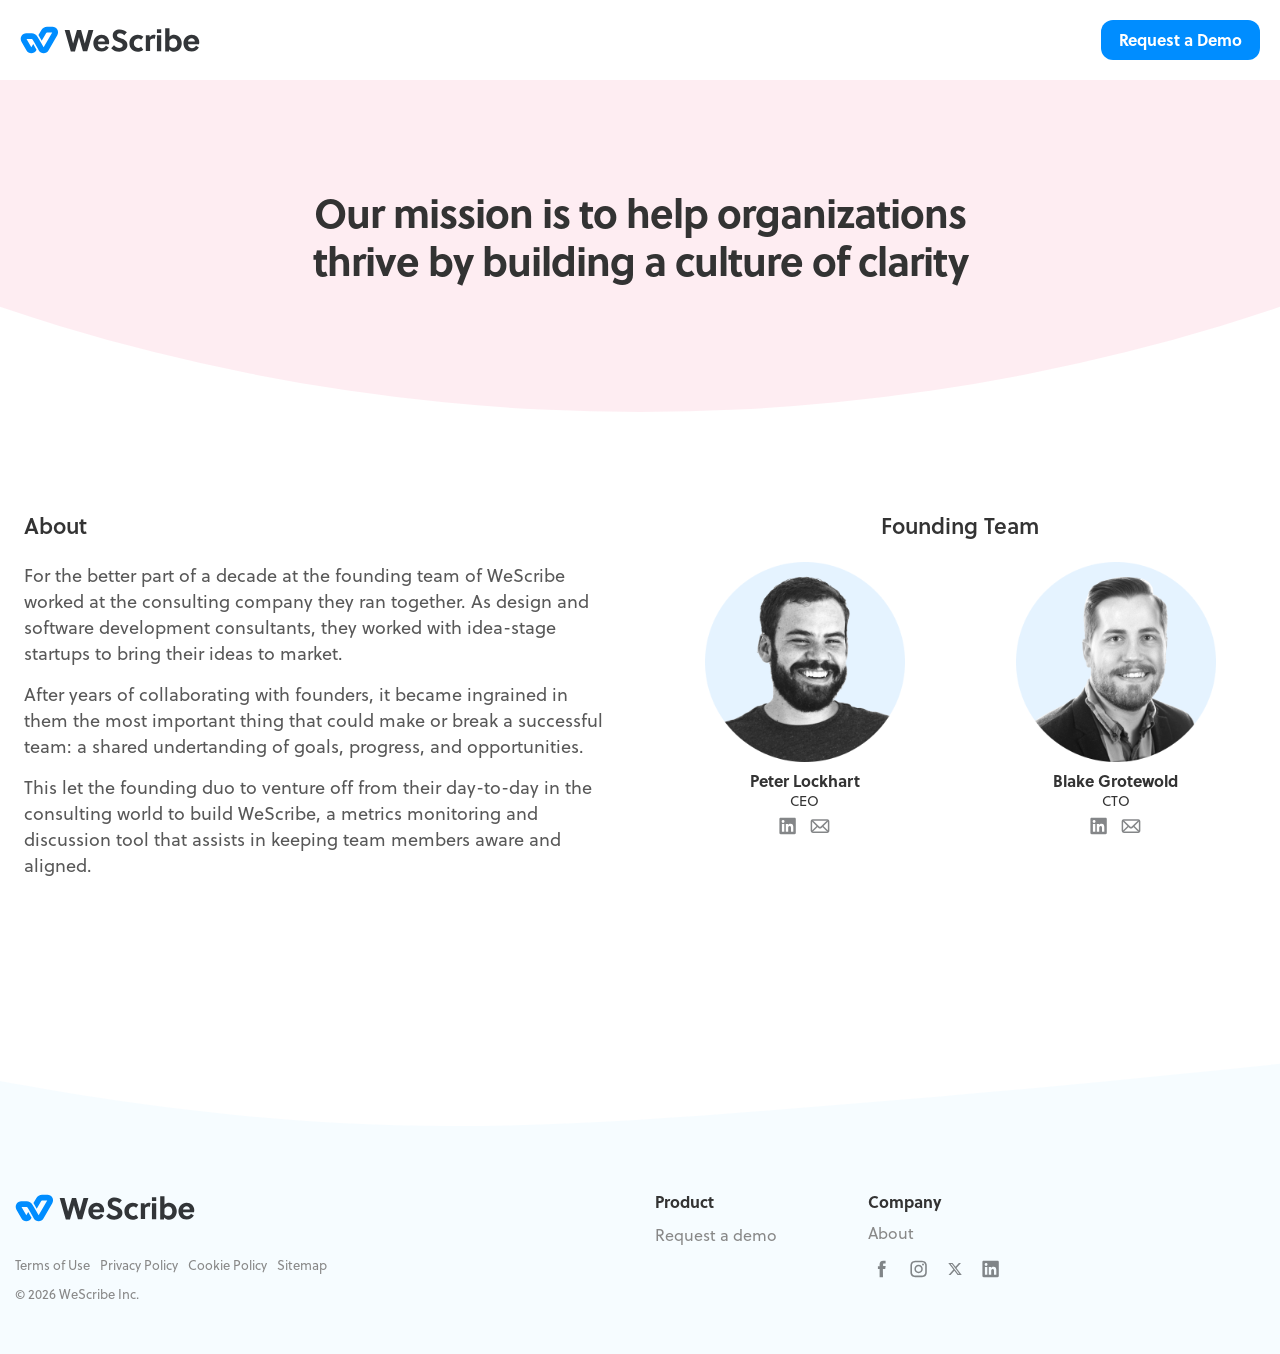
<file: about/index.html>
<!DOCTYPE html>
<html lang="en-US" id="html">
<head>
  <!-- Google Tag Manager -->
  <script>(function(w,d,s,l,i){w[l]=w[l]||[];w[l].push({'gtm.start':
  new Date().getTime(),event:'gtm.js'});var f=d.getElementsByTagName(s)[0],
  j=d.createElement(s),dl=l!='dataLayer'?'&l='+l:'';j.async=true;j.src=
  'https://www.googletagmanager.com/gtm.js?id='+i+dl;f.parentNode.insertBefore(j,f);
  })(window,document,'script','dataLayer','GTM-MM86872');</script>
  <!-- End Google Tag Manager -->
	<meta charset="UTF-8">
	<meta name="viewport" content="width=device-width, initial-scale=1, shrink-to-fit=no">
  <!--[if IE]><link rel="shortcut icon" href="../wp-content/themes/wescribe-theme/favicon.ico"><![endif]-->
  <link rel="icon" href="../wp-content/themes/wescribe-theme/favicon.png">
  <link rel="apple-touch-icon-precomposed" href="../wp-content/themes/wescribe-theme/apple-touch-icon-precomposed.png">
	<link rel="profile" href="http://gmpg.org/xfn/11">
  <meta name='robots' content='max-image-preview:large' />

	<!-- This site is optimized with the Yoast SEO plugin v15.9 - https://yoast.com/wordpress/plugins/seo/ -->
	<title>About - WeScribe</title>
	<meta name="robots" content="index, follow, max-snippet:-1, max-image-preview:large, max-video-preview:-1" />
	<link rel="canonical" href="./index.html" />
	<meta property="og:locale" content="en_US" />
	<meta property="og:type" content="article" />
	<meta property="og:title" content="About - WeScribe" />
	<meta property="og:description" content="[...]Read More" />
	<meta property="og:url" content="./index.html" />
	<meta property="og:site_name" content="WeScribe" />
	<meta property="article:publisher" content="https://www.facebook.com/WeScribeHQ/" />
	<meta property="og:image" content="../wp-content/uploads/2021/02/WeScribe-FacebookPostThumbnail.png" />
	<meta property="og:image:width" content="1200" />
	<meta property="og:image:height" content="628" />
	<meta name="twitter:card" content="summary_large_image" />
	<meta name="twitter:site" content="@wescribehq" />
	<script type="application/ld+json" class="yoast-schema-graph">{"@context":"https://schema.org","@graph":[{"@type":"WebSite","@id":"https://wescribe.com/#website","url":"https://wescribe.com/","name":"WeScribe","description":"Self-healing product knowledge","potentialAction":[{"@type":"SearchAction","target":"https://wescribe.com/?s={search_term_string}","query-input":"required name=search_term_string"}],"inLanguage":"en-US"},{"@type":"WebPage","@id":"https://wescribe.com/about/#webpage","url":"https://wescribe.com/about/","name":"About - WeScribe","isPartOf":{"@id":"https://wescribe.com/#website"},"datePublished":"2021-03-04T03:56:44+00:00","dateModified":"2021-03-04T03:56:44+00:00","breadcrumb":{"@id":"https://wescribe.com/about/#breadcrumb"},"inLanguage":"en-US","potentialAction":[{"@type":"ReadAction","target":["https://wescribe.com/about/"]}]},{"@type":"BreadcrumbList","@id":"https://wescribe.com/about/#breadcrumb","itemListElement":[{"@type":"ListItem","position":1,"item":{"@type":"WebPage","@id":"https://wescribe.com/","url":"https://wescribe.com/","name":"Home"}},{"@type":"ListItem","position":2,"item":{"@type":"WebPage","@id":"https://wescribe.com/about/","url":"https://wescribe.com/about/","name":"About"}}]}]}</script>
	<!-- / Yoast SEO plugin. -->


<link rel="alternate" type="application/rss+xml" title="WeScribe &raquo; Feed" href="https://wescribe.com/feed/" />
<link rel="alternate" type="application/rss+xml" title="WeScribe &raquo; Comments Feed" href="https://wescribe.com/comments/feed/" />
<link rel="alternate" title="oEmbed (JSON)" type="application/json+oembed" href="https://wescribe.com/wp-json/oembed/1.0/embed?url=https%3A%2F%2Fwescribe.com%2Fabout%2F" />
<link rel="alternate" title="oEmbed (XML)" type="text/xml+oembed" href="https://wescribe.com/wp-json/oembed/1.0/embed?url=https%3A%2F%2Fwescribe.com%2Fabout%2F&#038;format=xml" />
<style id="wp-img-auto-sizes-contain-inline-css">
img:is([sizes=auto i],[sizes^="auto," i]){contain-intrinsic-size:3000px 1500px}
/*# sourceURL=wp-img-auto-sizes-contain-inline-css */
</style>
<style id="wp-emoji-styles-inline-css">

	img.wp-smiley, img.emoji {
		display: inline !important;
		border: none !important;
		box-shadow: none !important;
		height: 1em !important;
		width: 1em !important;
		margin: 0 0.07em !important;
		vertical-align: -0.1em !important;
		background: none !important;
		padding: 0 !important;
	}
/*# sourceURL=wp-emoji-styles-inline-css */
</style>
<style id="wp-block-library-inline-css">
:root{--wp-block-synced-color:#7a00df;--wp-block-synced-color--rgb:122,0,223;--wp-bound-block-color:var(--wp-block-synced-color);--wp-editor-canvas-background:#ddd;--wp-admin-theme-color:#007cba;--wp-admin-theme-color--rgb:0,124,186;--wp-admin-theme-color-darker-10:#006ba1;--wp-admin-theme-color-darker-10--rgb:0,107,160.5;--wp-admin-theme-color-darker-20:#005a87;--wp-admin-theme-color-darker-20--rgb:0,90,135;--wp-admin-border-width-focus:2px}@media (min-resolution:192dpi){:root{--wp-admin-border-width-focus:1.5px}}.wp-element-button{cursor:pointer}:root .has-very-light-gray-background-color{background-color:#eee}:root .has-very-dark-gray-background-color{background-color:#313131}:root .has-very-light-gray-color{color:#eee}:root .has-very-dark-gray-color{color:#313131}:root .has-vivid-green-cyan-to-vivid-cyan-blue-gradient-background{background:linear-gradient(135deg,#00d084,#0693e3)}:root .has-purple-crush-gradient-background{background:linear-gradient(135deg,#34e2e4,#4721fb 50%,#ab1dfe)}:root .has-hazy-dawn-gradient-background{background:linear-gradient(135deg,#faaca8,#dad0ec)}:root .has-subdued-olive-gradient-background{background:linear-gradient(135deg,#fafae1,#67a671)}:root .has-atomic-cream-gradient-background{background:linear-gradient(135deg,#fdd79a,#004a59)}:root .has-nightshade-gradient-background{background:linear-gradient(135deg,#330968,#31cdcf)}:root .has-midnight-gradient-background{background:linear-gradient(135deg,#020381,#2874fc)}:root{--wp--preset--font-size--normal:16px;--wp--preset--font-size--huge:42px}.has-regular-font-size{font-size:1em}.has-larger-font-size{font-size:2.625em}.has-normal-font-size{font-size:var(--wp--preset--font-size--normal)}.has-huge-font-size{font-size:var(--wp--preset--font-size--huge)}:root .has-text-align-center{text-align:center}:root .has-text-align-left{text-align:left}:root .has-text-align-right{text-align:right}.has-fit-text{white-space:nowrap!important}#end-resizable-editor-section{display:none}.aligncenter{clear:both}.items-justified-left{justify-content:flex-start}.items-justified-center{justify-content:center}.items-justified-right{justify-content:flex-end}.items-justified-space-between{justify-content:space-between}.screen-reader-text{word-wrap:normal!important;border:0;clip-path:inset(50%);height:1px;margin:-1px;overflow:hidden;padding:0;position:absolute;width:1px;word-break:normal!important}.screen-reader-text:focus{background-color:#ddd;clip-path:none;color:#444;display:block;font-size:1em;height:auto;left:5px;line-height:normal;padding:15px 23px 14px;text-decoration:none;top:5px;width:auto;z-index:100000}html :where(.has-border-color){border-style:solid}html :where([style^=border-color],[style*=";border-color"],[style*="; border-color"]){border-style:solid}html :where([style^=border-top-color],[style*=";border-top-color"],[style*="; border-top-color"]){border-top-style:solid}html :where([style^=border-right-color],[style*=";border-right-color"],[style*="; border-right-color"]){border-right-style:solid}html :where([style^=border-bottom-color],[style*=";border-bottom-color"],[style*="; border-bottom-color"]){border-bottom-style:solid}html :where([style^=border-left-color],[style*=";border-left-color"],[style*="; border-left-color"]){border-left-style:solid}html :where([style^=border-width],[style*=";border-width"],[style*="; border-width"]){border-style:solid}html :where([style^=border-top-width],[style*=";border-top-width"],[style*="; border-top-width"]){border-top-style:solid}html :where([style^=border-right-width],[style*=";border-right-width"],[style*="; border-right-width"]){border-right-style:solid}html :where([style^=border-bottom-width],[style*=";border-bottom-width"],[style*="; border-bottom-width"]){border-bottom-style:solid}html :where([style^=border-left-width],[style*=";border-left-width"],[style*="; border-left-width"]){border-left-style:solid}html :where(img[class*=wp-image-]){height:auto;max-width:100%}:where(figure){margin:0 0 1em}html :where(.is-position-sticky){--wp-admin--admin-bar--position-offset:var(--wp-admin--admin-bar--height,0px)}@media screen and (max-width:600px){html :where(.is-position-sticky){--wp-admin--admin-bar--position-offset:0px}}

/*# sourceURL=/wp-includes/css/dist/block-library/common.min.css */
</style>
<style id="classic-theme-styles-inline-css">
/*! This file is auto-generated */
.wp-block-button__link{color:#fff;background-color:#32373c;border-radius:9999px;box-shadow:none;text-decoration:none;padding:calc(.667em + 2px) calc(1.333em + 2px);font-size:1.125em}.wp-block-file__button{background:#32373c;color:#fff;text-decoration:none}
/*# sourceURL=/wp-includes/css/classic-themes.min.css */
</style>

<style id="global-styles-inline-css">
:root{--wp--preset--aspect-ratio--square: 1;--wp--preset--aspect-ratio--4-3: 4/3;--wp--preset--aspect-ratio--3-4: 3/4;--wp--preset--aspect-ratio--3-2: 3/2;--wp--preset--aspect-ratio--2-3: 2/3;--wp--preset--aspect-ratio--16-9: 16/9;--wp--preset--aspect-ratio--9-16: 9/16;--wp--preset--color--black: #000000;--wp--preset--color--cyan-bluish-gray: #abb8c3;--wp--preset--color--white: #ffffff;--wp--preset--color--pale-pink: #f78da7;--wp--preset--color--vivid-red: #cf2e2e;--wp--preset--color--luminous-vivid-orange: #ff6900;--wp--preset--color--luminous-vivid-amber: #fcb900;--wp--preset--color--light-green-cyan: #7bdcb5;--wp--preset--color--vivid-green-cyan: #00d084;--wp--preset--color--pale-cyan-blue: #8ed1fc;--wp--preset--color--vivid-cyan-blue: #0693e3;--wp--preset--color--vivid-purple: #9b51e0;--wp--preset--gradient--vivid-cyan-blue-to-vivid-purple: linear-gradient(135deg,rgb(6,147,227) 0%,rgb(155,81,224) 100%);--wp--preset--gradient--light-green-cyan-to-vivid-green-cyan: linear-gradient(135deg,rgb(122,220,180) 0%,rgb(0,208,130) 100%);--wp--preset--gradient--luminous-vivid-amber-to-luminous-vivid-orange: linear-gradient(135deg,rgb(252,185,0) 0%,rgb(255,105,0) 100%);--wp--preset--gradient--luminous-vivid-orange-to-vivid-red: linear-gradient(135deg,rgb(255,105,0) 0%,rgb(207,46,46) 100%);--wp--preset--gradient--very-light-gray-to-cyan-bluish-gray: linear-gradient(135deg,rgb(238,238,238) 0%,rgb(169,184,195) 100%);--wp--preset--gradient--cool-to-warm-spectrum: linear-gradient(135deg,rgb(74,234,220) 0%,rgb(151,120,209) 20%,rgb(207,42,186) 40%,rgb(238,44,130) 60%,rgb(251,105,98) 80%,rgb(254,248,76) 100%);--wp--preset--gradient--blush-light-purple: linear-gradient(135deg,rgb(255,206,236) 0%,rgb(152,150,240) 100%);--wp--preset--gradient--blush-bordeaux: linear-gradient(135deg,rgb(254,205,165) 0%,rgb(254,45,45) 50%,rgb(107,0,62) 100%);--wp--preset--gradient--luminous-dusk: linear-gradient(135deg,rgb(255,203,112) 0%,rgb(199,81,192) 50%,rgb(65,88,208) 100%);--wp--preset--gradient--pale-ocean: linear-gradient(135deg,rgb(255,245,203) 0%,rgb(182,227,212) 50%,rgb(51,167,181) 100%);--wp--preset--gradient--electric-grass: linear-gradient(135deg,rgb(202,248,128) 0%,rgb(113,206,126) 100%);--wp--preset--gradient--midnight: linear-gradient(135deg,rgb(2,3,129) 0%,rgb(40,116,252) 100%);--wp--preset--font-size--small: 13px;--wp--preset--font-size--medium: 20px;--wp--preset--font-size--large: 36px;--wp--preset--font-size--x-large: 42px;--wp--preset--spacing--20: 0.44rem;--wp--preset--spacing--30: 0.67rem;--wp--preset--spacing--40: 1rem;--wp--preset--spacing--50: 1.5rem;--wp--preset--spacing--60: 2.25rem;--wp--preset--spacing--70: 3.38rem;--wp--preset--spacing--80: 5.06rem;--wp--preset--shadow--natural: 6px 6px 9px rgba(0, 0, 0, 0.2);--wp--preset--shadow--deep: 12px 12px 50px rgba(0, 0, 0, 0.4);--wp--preset--shadow--sharp: 6px 6px 0px rgba(0, 0, 0, 0.2);--wp--preset--shadow--outlined: 6px 6px 0px -3px rgb(255, 255, 255), 6px 6px rgb(0, 0, 0);--wp--preset--shadow--crisp: 6px 6px 0px rgb(0, 0, 0);}.wp-block-button{--wp--preset--dimension--25: 25%;--wp--preset--dimension--50: 50%;--wp--preset--dimension--75: 75%;--wp--preset--dimension--100: 100%;}:where(body) { margin: 0; }:where(.is-layout-flex){gap: 0.5em;}:where(.is-layout-grid){gap: 0.5em;}body .is-layout-flex{display: flex;}.is-layout-flex{flex-wrap: wrap;align-items: center;}.is-layout-flex > :is(*, div){margin: 0;}body .is-layout-grid{display: grid;}.is-layout-grid > :is(*, div){margin: 0;}body{padding-top: 0px;padding-right: 0px;padding-bottom: 0px;padding-left: 0px;}:root :where(.wp-element-button, .wp-block-button__link){background-color: #32373c;border-width: 0;color: #fff;font-family: inherit;font-size: inherit;font-style: inherit;font-weight: inherit;letter-spacing: inherit;line-height: inherit;padding-top: calc(0.667em + 2px);padding-right: calc(1.333em + 2px);padding-bottom: calc(0.667em + 2px);padding-left: calc(1.333em + 2px);text-decoration: none;text-transform: inherit;}.has-black-color{color: var(--wp--preset--color--black) !important;}.has-cyan-bluish-gray-color{color: var(--wp--preset--color--cyan-bluish-gray) !important;}.has-white-color{color: var(--wp--preset--color--white) !important;}.has-pale-pink-color{color: var(--wp--preset--color--pale-pink) !important;}.has-vivid-red-color{color: var(--wp--preset--color--vivid-red) !important;}.has-luminous-vivid-orange-color{color: var(--wp--preset--color--luminous-vivid-orange) !important;}.has-luminous-vivid-amber-color{color: var(--wp--preset--color--luminous-vivid-amber) !important;}.has-light-green-cyan-color{color: var(--wp--preset--color--light-green-cyan) !important;}.has-vivid-green-cyan-color{color: var(--wp--preset--color--vivid-green-cyan) !important;}.has-pale-cyan-blue-color{color: var(--wp--preset--color--pale-cyan-blue) !important;}.has-vivid-cyan-blue-color{color: var(--wp--preset--color--vivid-cyan-blue) !important;}.has-vivid-purple-color{color: var(--wp--preset--color--vivid-purple) !important;}.has-black-background-color{background-color: var(--wp--preset--color--black) !important;}.has-cyan-bluish-gray-background-color{background-color: var(--wp--preset--color--cyan-bluish-gray) !important;}.has-white-background-color{background-color: var(--wp--preset--color--white) !important;}.has-pale-pink-background-color{background-color: var(--wp--preset--color--pale-pink) !important;}.has-vivid-red-background-color{background-color: var(--wp--preset--color--vivid-red) !important;}.has-luminous-vivid-orange-background-color{background-color: var(--wp--preset--color--luminous-vivid-orange) !important;}.has-luminous-vivid-amber-background-color{background-color: var(--wp--preset--color--luminous-vivid-amber) !important;}.has-light-green-cyan-background-color{background-color: var(--wp--preset--color--light-green-cyan) !important;}.has-vivid-green-cyan-background-color{background-color: var(--wp--preset--color--vivid-green-cyan) !important;}.has-pale-cyan-blue-background-color{background-color: var(--wp--preset--color--pale-cyan-blue) !important;}.has-vivid-cyan-blue-background-color{background-color: var(--wp--preset--color--vivid-cyan-blue) !important;}.has-vivid-purple-background-color{background-color: var(--wp--preset--color--vivid-purple) !important;}.has-black-border-color{border-color: var(--wp--preset--color--black) !important;}.has-cyan-bluish-gray-border-color{border-color: var(--wp--preset--color--cyan-bluish-gray) !important;}.has-white-border-color{border-color: var(--wp--preset--color--white) !important;}.has-pale-pink-border-color{border-color: var(--wp--preset--color--pale-pink) !important;}.has-vivid-red-border-color{border-color: var(--wp--preset--color--vivid-red) !important;}.has-luminous-vivid-orange-border-color{border-color: var(--wp--preset--color--luminous-vivid-orange) !important;}.has-luminous-vivid-amber-border-color{border-color: var(--wp--preset--color--luminous-vivid-amber) !important;}.has-light-green-cyan-border-color{border-color: var(--wp--preset--color--light-green-cyan) !important;}.has-vivid-green-cyan-border-color{border-color: var(--wp--preset--color--vivid-green-cyan) !important;}.has-pale-cyan-blue-border-color{border-color: var(--wp--preset--color--pale-cyan-blue) !important;}.has-vivid-cyan-blue-border-color{border-color: var(--wp--preset--color--vivid-cyan-blue) !important;}.has-vivid-purple-border-color{border-color: var(--wp--preset--color--vivid-purple) !important;}.has-vivid-cyan-blue-to-vivid-purple-gradient-background{background: var(--wp--preset--gradient--vivid-cyan-blue-to-vivid-purple) !important;}.has-light-green-cyan-to-vivid-green-cyan-gradient-background{background: var(--wp--preset--gradient--light-green-cyan-to-vivid-green-cyan) !important;}.has-luminous-vivid-amber-to-luminous-vivid-orange-gradient-background{background: var(--wp--preset--gradient--luminous-vivid-amber-to-luminous-vivid-orange) !important;}.has-luminous-vivid-orange-to-vivid-red-gradient-background{background: var(--wp--preset--gradient--luminous-vivid-orange-to-vivid-red) !important;}.has-very-light-gray-to-cyan-bluish-gray-gradient-background{background: var(--wp--preset--gradient--very-light-gray-to-cyan-bluish-gray) !important;}.has-cool-to-warm-spectrum-gradient-background{background: var(--wp--preset--gradient--cool-to-warm-spectrum) !important;}.has-blush-light-purple-gradient-background{background: var(--wp--preset--gradient--blush-light-purple) !important;}.has-blush-bordeaux-gradient-background{background: var(--wp--preset--gradient--blush-bordeaux) !important;}.has-luminous-dusk-gradient-background{background: var(--wp--preset--gradient--luminous-dusk) !important;}.has-pale-ocean-gradient-background{background: var(--wp--preset--gradient--pale-ocean) !important;}.has-electric-grass-gradient-background{background: var(--wp--preset--gradient--electric-grass) !important;}.has-midnight-gradient-background{background: var(--wp--preset--gradient--midnight) !important;}.has-small-font-size{font-size: var(--wp--preset--font-size--small) !important;}.has-medium-font-size{font-size: var(--wp--preset--font-size--medium) !important;}.has-large-font-size{font-size: var(--wp--preset--font-size--large) !important;}.has-x-large-font-size{font-size: var(--wp--preset--font-size--x-large) !important;}
/*# sourceURL=global-styles-inline-css */
</style>

<link rel='stylesheet' id='arve-main-css' href='../wp-content/plugins/advanced-responsive-video-embedder/build/main.0527fdb8.css' media='all' />
<link rel='stylesheet' id='contact-form-7-css' href='../wp-content/plugins/contact-form-7/includes/css/styles.9b154629.css' media='all' />
<link rel='stylesheet' id='understrap-styles-css' href='../wp-content/themes/wescribe-theme/css/theme.min.dc6bc80a.css' media='all' />
<script id="wp-polyfill-js" src="../wp-includes/js/dist/vendor/wp-polyfill.min.de570700.js"></script>
<script async="async" id="arve-main-js" src="../wp-content/plugins/advanced-responsive-video-embedder/build/main.0527fdb8.js"></script>
<script id="jquery-core-js" src="../wp-includes/js/jquery/jquery.min.42f31d5c.js"></script>
<script id="jquery-migrate-js" src="../wp-includes/js/jquery/jquery-migrate.min.6b8fc336.js"></script>
<link rel="https://api.w.org/" href="https://wescribe.com/wp-json/" /><link rel="alternate" title="JSON" type="application/json" href="https://wescribe.com/wp-json/wp/v2/pages/107" /><link rel="EditURI" type="application/rsd+xml" title="RSD" href="https://wescribe.com/xmlrpc.php?rsd" />
<meta name="generator" content="WordPress 7.1.3" />
<link rel='shortlink' href='../index.html' />
<meta name="mobile-web-app-capable" content="yes">
<meta name="apple-mobile-web-app-capable" content="yes">
<meta name="apple-mobile-web-app-title" content="WeScribe - Self-healing product knowledge">
<meta name="generator" content="Powered by WPBakery Page Builder - drag and drop page builder for WordPress."/>
<noscript><style> .wpb_animate_when_almost_visible { opacity: 1; }</style></noscript>  <link rel="stylesheet" href="../assets/external/use.typekit.net/sei1mdv.css">
</head>

<body class="wp-singular page-template page-template-page-templates page-template-about page-template-page-templatesabout-php page page-id-107 wp-embed-responsive wp-theme-wescribe-theme wpb-js-composer js-comp-ver-6.2.0 vc_responsive" itemscope itemtype="http://schema.org/WebSite">
<!-- Google Tag Manager (noscript) -->
<noscript><iframe src="https://www.googletagmanager.com/ns.html?id=GTM-MM86872"
height="0" width="0" style="display:none;visibility:hidden"></iframe></noscript>
<!-- End Google Tag Manager (noscript) -->
<div class="site" id="page">

	<!-- ******************* The Navbar Area ******************* -->
	<header id="wrapper-navbar">

		<a class="skip-link sr-only sr-only-focusable" href="./index.html#content">Skip to content</a>

		<div id="main-nav" class="navbar navbar-expand-md navbar-light" aria-labelledby="main-nav-label">

			<h2 id="main-nav-label" class="sr-only">
				Main Navigation			</h2>

      
          
            <h2 class="logo">
              <a rel="home" href="../index.html" title="WeScribe" itemprop="url">
              <svg version="1.1" id="Layer_1"  x="0px" y="0px" viewBox="0 0 200 40" style="enable-background:new 0 0 200 40;" xml:space="preserve">
                  <title>WeScribe</title>
                  <style type="text/css">
                    .st0{fill:#323538;}
                    .st1{fill:#008DFF;}
                  </style>
                  <g>
                    <g>
                      <path class="st0" d="M71.99,23.96L71.99,23.96l4.12-15.21h5.39l-6.81,23.76h-4.75L65.5,16.99l0,0l-4.44,15.68h-4.59L49.66,8.75
                        h5.39L59,23.96l0,0l4.28-15.21h4.59L71.99,23.96z"/>
                    </g>
                    <g>
                      <path class="st0" d="M86.41,24.75c0.32,2.38,1.9,4.28,4.44,4.28c2.38,0,3.49-0.95,4.59-2.69l3.17,2.06
                        c-2.06,3.01-4.28,4.44-8.08,4.44c-5.39,0-9.03-3.8-9.03-9.19s3.96-9.5,9.03-9.5c4.91,0,8.55,3.49,8.55,8.24
                        c0,0.79-0.16,1.58-0.32,2.22H86.41V24.75z M94.33,21.58c-0.16-2.06-1.58-3.49-3.49-3.49c-2.38,0-3.64,1.43-4.12,3.49H94.33z"/>
                    </g>
                    <g>
                      <path class="st0" d="M110.96,12.55c-1.58,0-3.17,0.79-3.17,2.38c0,1.9,2.22,2.38,4.12,3.01c3.49,1.11,7.45,2.69,7.45,7.6
                        c0,5.23-4.91,7.45-9.03,7.45c-3.64,0-6.49-1.43-9.03-3.96l3.17-3.17c1.9,1.9,3.49,3.01,5.86,3.01c1.9,0,3.8-0.95,3.8-3.01
                        s-2.22-2.85-4.59-3.64c-3.17-1.11-6.49-2.53-6.49-7.13s3.8-6.65,7.76-6.65c3.01,0,5.39,0.95,7.92,2.85l-2.85,3.49
                        C114.61,13.51,112.86,12.55,110.96,12.55z"/>
                    </g>
                    <g>
                      <path class="st0" d="M136.94,30.77c-1.74,1.58-3.8,2.22-6.34,2.22c-5.23,0-9.03-3.8-9.03-9.35c0-5.23,3.8-9.35,9.19-9.35
                        c2.38,0,4.59,0.79,6.34,2.22l-2.53,3.33c-0.95-0.95-2.06-1.43-3.49-1.43c-2.69,0-4.59,2.38-4.59,5.23c0,3.01,2.06,5.23,4.59,5.23
                        c1.27,0,2.38-0.32,3.49-1.43L136.94,30.77z"/>
                    </g>
                    <g>
                      <path class="st0" d="M144.23,16.99c0.95-1.58,2.38-2.85,4.12-2.85c0.95,0,1.74,0.16,2.38,0.48l-1.11,4.28
                        c-0.48-0.32-1.11-0.48-1.74-0.48c-1.43,0-2.69,0.79-3.33,1.9v12.04h-4.75V14.61h4.12L144.23,16.99z"/>
                    </g>
                    <g>
                      <path class="st0" d="M152.15,12.24V8.12h4.75v4.12H152.15z M152.15,32.51v-17.9h4.75v17.9H152.15z"/>
                    </g>
                    <g>
                      <path class="st0" d="M166.09,7.01v9.5c1.27-1.58,3.49-2.22,5.23-2.22c4.75,0,8.4,4.28,8.4,9.35s-3.49,9.35-8.4,9.35
                        c-1.9,0-4.28-0.63-5.54-2.53l-0.32,2.22h-4.12V7.01H166.09z M166.09,26.81c1.27,1.43,2.53,1.9,4.12,1.9
                        c3.17,0,4.59-2.69,4.59-5.23c0-2.69-1.74-5.07-4.44-5.07c-1.58,0-3.17,0.63-4.28,2.38V26.81z"/>
                    </g>
                    <g>
                      <path class="st0" d="M186.53,24.75c0.32,2.38,1.9,4.28,4.44,4.28c2.38,0,3.49-0.95,4.59-2.69l3.17,2.06
                        c-2.06,3.01-4.28,4.44-8.08,4.44c-5.39,0-9.03-3.8-9.03-9.19s3.96-9.5,9.03-9.5c4.91,0,8.55,3.49,8.55,8.24
                        c0,0.79-0.16,1.58-0.32,2.22h-12.36V24.75z M194.29,21.58c-0.16-2.06-1.58-3.49-3.49-3.49c-2.38,0-3.64,1.43-4.12,3.49H194.29z"/>
                    </g>
                  </g>
                  <path class="st1" d="M41.42,8.46c-1.12-1.93-3.12-3.09-5.35-3.09h-6.01c-2.64,0-5.1,1.42-6.42,3.71l-3.16,5.4l3.65,6.33l4.99-8.56v0
                    c0.19-0.33,0.55-0.54,0.94-0.54h5.74l-9.54,16.42l-3.18-5.51v0l-3.66-6.33l0.04-0.08l-0.04,0.08C18.1,14,15.64,12.58,13,12.58H6.99
                    c-2.23,0-4.23,1.16-5.35,3.09c-1.12,1.94-1.12,4.24,0,6.18l5.59,9.69c1.12,1.94,3.12,3.09,5.35,3.09s4.24-1.15,5.35-3.09l0.44-0.77
                    l-3.66-6.33l-2.13,3.7l-5.32-9.22H13c0.39,0,0.74,0.21,0.94,0.54l1.83,3.17l3.66,6.34l1.49,2.58c1.12,1.93,3.12,3.09,5.35,3.09
                    c2.23,0,4.24-1.15,5.35-3.09l9.81-16.89C42.54,12.71,42.54,10.4,41.42,8.46z"/>
                </svg>
              </a>
            </h2>

          
        <div id="mobile-nav-toggle">
          <button class="hamburger hamburger--squeeze is-inactive" type="button">
            <span class="hamburger-box">
              <span class="hamburger-inner"></span>
            </span>
          </button>
        </div>

        <div id="navbarNavDropdown" class="collapse navbar-collapse">
				<!-- The WordPress Menu goes here -->
				        <ul class="auth-btns small-screen">
          
                <li class="hide">
                  <a href="https://app.wescribe.com/login" class="btn">Login</a>
                </li>
                <li class="hide">
                  <a href="https://app.wescribe.com/signup" class="btn">Signup</a>
                </li>
                <li>
                  <a href="../demo/index.html" class="btn">Request a Demo</a>
                </li>
                      </ul>
      </div>
      
      <ul class="auth-btns large-screen">
        
              <li class="hide">
                <a href="https://app.wescribe.com/login" class="btn">Login</a>
              </li>
              <li class="hide">
                <a href="https://app.wescribe.com/signup" class="btn">Signup</a>
              </li>
              <li>
                  <a href="../demo/index.html" class="btn">Request a Demo</a>
                </li>
                  </ul>

    </div><!-- .site-navigation -->

  </header><!-- #wrapper-navbar end -->

  <div id="mobile-navigation">
    <div class="mobile-navigation-content">
      <nav>
                <ul>
          <li><a href="https://app.wescribe.com/login" class="btn btn-medium btn-primary-outline">Login</a></li>
          <li><a href="https://app.wescribe.com/signup" class="btn btn-medium btn-primary">Signup</a></li>
        </ul>
      </nav>
    </div>
  </div>

<div class="wrapper" id="page-wrapper">

  <div class="about-hero">
    <div class="circle"></div>
    <div class="container-fluid" style="position: relative;">
      <div class="row hero-row">

        <div class="col-md-12 hero-text">
          <div class="center-text">
            <h1 class="h3 mt-5 mb-5 max-660 center">
              Our mission is to help organizations thrive by building a culture of clarity
            </h1>
          </div>
        </div>

      </div>
    </div>
  </div>

  <div class="about-team">
    <div class="container-fluid" style="position: relative;">
      <div class="row">

        <div class="col-md-6 px-4 mb-5">
          <h4 class="mb-4">About</h4>
          <p>For the better part of a decade at the founding team of WeScribe worked at the <a href="https://fox.io" class="link-unstyled">consulting company</a> they ran together. As design and software development consultants, they worked with idea-stage startups to bring their ideas to market. </p>
          <p>After years of collaborating with founders, it became ingrained in them the most important thing that could make or break a successful team: a shared undertanding of goals, progress, and opportunities.</p>
          <p>This let the founding duo to venture off from their day-to-day in the consulting world to build WeScribe, a <a href="../index.html" class="link-unstyled">metrics monitoring and discussion tool</a> that assists in keeping team members aware and aligned.</p>
        </div>

        <div class="col-md-6 px-4 founding-team">
          <h4 class="center-text mb-4">Founding Team</h4>
            <div class="row">
              <div class="col-sm-6 px-4 mb-4 center-text">
                <img data-src="../wp-content/themes/wescribe-theme/img/about/peter-lockhart.png" src="../wp-content/themes/wescribe-theme/img/about/team-placeholder.png" alt="Peter Lockhart" class="max-200 center lazy" />
                <div class="name"><strong>Peter Lockhart</strong></div>
                <div class="title">CEO</div>
                <ul class="profile-links">
                  <li><a href="https://www.linkedin.com/in/peterjlockhart/" class="linkedin" target="_blank">LinkedIn</a></li>
                  <li><a href="mailto:peter@wescribe.com" class="email" target="_blank">Email</a></li>
                </ul>
              </div>
              <div class="col-sm-6 px-4 mb-4 center-text">
                <img data-src="../wp-content/themes/wescribe-theme/img/about/blake-grotewold.png" src="../wp-content/themes/wescribe-theme/img/about/team-placeholder.png" alt="Blake Grotewold" class="max-200 center lazy" />
                <div class="name"><strong>Blake Grotewold</strong></div>
                <div class="title">CTO</div>
                <ul class="profile-links">
                  <li><a href="https://www.linkedin.com/in/groteworld/" class="linkedin" target="_blank">LinkedIn</a></li>
                  <li><a href="mailto:blake@wescribe.com" class="email" target="_blank">Email</a></li>
                </ul>
              </div>
            </div>
        </div>

      </div>
    </div>
  </div>

</div><!-- #page-wrapper -->


<div class="pre-footer-cta hide">
  <div class="container-fluid">
    <div class="row">
      <div class="col-12">
          <div class="team-emojis">
            <div class="emoji one">🙋🏻</div>
            <div class="emoji two">🙌</div>
            <div class="emoji three">🙋🏾‍♀️</div>
          </div>
          <h3 class="mb-4">Try WeScribe with your team</h3>
          <a href="https://app.wescribe.com/signup" class="btn btn-large">Start your free account</a>
      </div>
    </div>
  </div>
</div>

<footer>
  <div class="container-fluid">
    <div class="row">
      <div class="col-12 col-md-6 order-md-last">
        <div class="row">
          <div class="col-4 footer-nav-col">
            <div class="nav-heading">Product</div>
            <ul>
              <li><a href="./index.html" class="hide">Features</a></li>
              <li class="hide"><a href="../pricing/index.html">Pricing</a></li>
              <li><a href="../demo/index.html">Request a demo</a></li>
            </ul>
          </div>

          <div class="col-4 footer-nav-col">
            <div class="nav-heading">Company</div>
            <ul>
              <li><a href="./index.html">About</a></li>
              <li>
                <ul class="social">
                  <li><a href="https://facebook.com/wescribehq" class="facebook" target="_blank" onClick="_gaq.push([‘_trackEvent’, ‘Footer Social’, ‘click’, ‘Facebook’, ‘0’]);">Facebook</a></li>
                  <li><a href="https://instagram.com/wescribehq" class="instagram" target="_blank" onClick="_gaq.push([‘_trackEvent’, ‘Footer Social’, ‘click’, ‘Instagram’, ‘0’]);">Instagram</a></li>
                  <li><a href="https://x.com/wescribehq" class="twitter" target="_blank" onClick="_gaq.push([‘_trackEvent’, ‘Footer Social’, ‘click’, ‘X’, ‘0’]);">X</a></li>
                  <li><a href="https://www.linkedin.com/company/wescribehq/" class="linkedin" target="_blank" onClick="_gaq.push([‘_trackEvent’, ‘Footer Social’, ‘click’, ‘LinkedIn’, ‘0’]);">LinkedIn</a></li>
                </ul>
              </li>
            </ul>

          </div>
        </div>
      </div>
      <div class="col-12 col-md-6">
        <svg version="1.1" id="footer-logo"  x="0px" y="0px" viewBox="0 0 200 40" style="enable-background:new 0 0 200 40;" xml:space="preserve">
          <title>WeScribe</title>
          <style type="text/css">
            .st0{fill:#323538;}
            .st1{fill:#008DFF;}
          </style>
          <g>
            <g>
              <path class="st0" d="M71.99,23.96L71.99,23.96l4.12-15.21h5.39l-6.81,23.76h-4.75L65.5,16.99l0,0l-4.44,15.68h-4.59L49.66,8.75
                h5.39L59,23.96l0,0l4.28-15.21h4.59L71.99,23.96z"/>
            </g>
            <g>
              <path class="st0" d="M86.41,24.75c0.32,2.38,1.9,4.28,4.44,4.28c2.38,0,3.49-0.95,4.59-2.69l3.17,2.06
                c-2.06,3.01-4.28,4.44-8.08,4.44c-5.39,0-9.03-3.8-9.03-9.19s3.96-9.5,9.03-9.5c4.91,0,8.55,3.49,8.55,8.24
                c0,0.79-0.16,1.58-0.32,2.22H86.41V24.75z M94.33,21.58c-0.16-2.06-1.58-3.49-3.49-3.49c-2.38,0-3.64,1.43-4.12,3.49H94.33z"/>
            </g>
            <g>
              <path class="st0" d="M110.96,12.55c-1.58,0-3.17,0.79-3.17,2.38c0,1.9,2.22,2.38,4.12,3.01c3.49,1.11,7.45,2.69,7.45,7.6
                c0,5.23-4.91,7.45-9.03,7.45c-3.64,0-6.49-1.43-9.03-3.96l3.17-3.17c1.9,1.9,3.49,3.01,5.86,3.01c1.9,0,3.8-0.95,3.8-3.01
                s-2.22-2.85-4.59-3.64c-3.17-1.11-6.49-2.53-6.49-7.13s3.8-6.65,7.76-6.65c3.01,0,5.39,0.95,7.92,2.85l-2.85,3.49
                C114.61,13.51,112.86,12.55,110.96,12.55z"/>
            </g>
            <g>
              <path class="st0" d="M136.94,30.77c-1.74,1.58-3.8,2.22-6.34,2.22c-5.23,0-9.03-3.8-9.03-9.35c0-5.23,3.8-9.35,9.19-9.35
                c2.38,0,4.59,0.79,6.34,2.22l-2.53,3.33c-0.95-0.95-2.06-1.43-3.49-1.43c-2.69,0-4.59,2.38-4.59,5.23c0,3.01,2.06,5.23,4.59,5.23
                c1.27,0,2.38-0.32,3.49-1.43L136.94,30.77z"/>
            </g>
            <g>
              <path class="st0" d="M144.23,16.99c0.95-1.58,2.38-2.85,4.12-2.85c0.95,0,1.74,0.16,2.38,0.48l-1.11,4.28
                c-0.48-0.32-1.11-0.48-1.74-0.48c-1.43,0-2.69,0.79-3.33,1.9v12.04h-4.75V14.61h4.12L144.23,16.99z"/>
            </g>
            <g>
              <path class="st0" d="M152.15,12.24V8.12h4.75v4.12H152.15z M152.15,32.51v-17.9h4.75v17.9H152.15z"/>
            </g>
            <g>
              <path class="st0" d="M166.09,7.01v9.5c1.27-1.58,3.49-2.22,5.23-2.22c4.75,0,8.4,4.28,8.4,9.35s-3.49,9.35-8.4,9.35
                c-1.9,0-4.28-0.63-5.54-2.53l-0.32,2.22h-4.12V7.01H166.09z M166.09,26.81c1.27,1.43,2.53,1.9,4.12,1.9
                c3.17,0,4.59-2.69,4.59-5.23c0-2.69-1.74-5.07-4.44-5.07c-1.58,0-3.17,0.63-4.28,2.38V26.81z"/>
            </g>
            <g>
              <path class="st0" d="M186.53,24.75c0.32,2.38,1.9,4.28,4.44,4.28c2.38,0,3.49-0.95,4.59-2.69l3.17,2.06
                c-2.06,3.01-4.28,4.44-8.08,4.44c-5.39,0-9.03-3.8-9.03-9.19s3.96-9.5,9.03-9.5c4.91,0,8.55,3.49,8.55,8.24
                c0,0.79-0.16,1.58-0.32,2.22h-12.36V24.75z M194.29,21.58c-0.16-2.06-1.58-3.49-3.49-3.49c-2.38,0-3.64,1.43-4.12,3.49H194.29z"/>
            </g>
          </g>
          <path class="st1" d="M41.42,8.46c-1.12-1.93-3.12-3.09-5.35-3.09h-6.01c-2.64,0-5.1,1.42-6.42,3.71l-3.16,5.4l3.65,6.33l4.99-8.56v0
            c0.19-0.33,0.55-0.54,0.94-0.54h5.74l-9.54,16.42l-3.18-5.51v0l-3.66-6.33l0.04-0.08l-0.04,0.08C18.1,14,15.64,12.58,13,12.58H6.99
            c-2.23,0-4.23,1.16-5.35,3.09c-1.12,1.94-1.12,4.24,0,6.18l5.59,9.69c1.12,1.94,3.12,3.09,5.35,3.09s4.24-1.15,5.35-3.09l0.44-0.77
            l-3.66-6.33l-2.13,3.7l-5.32-9.22H13c0.39,0,0.74,0.21,0.94,0.54l1.83,3.17l3.66,6.34l1.49,2.58c1.12,1.93,3.12,3.09,5.35,3.09
            c2.23,0,4.24-1.15,5.35-3.09l9.81-16.89C42.54,12.71,42.54,10.4,41.42,8.46z"/>
        </svg>
        <ul class="legal-terms">
          <li><a href="../terms-of-use/index.html">Terms of Use</a></li>
          <li><a href="../privacy-policy/index.html">Privacy Policy</a></li>
          <li><a href="../cookie-policy/index.html">Cookie Policy</a></li>
          <li><a href="../sitemap/index.html">Sitemap</a></li>
        </ul>
        <div class="copyright">&copy; 2026 WeScribe Inc.</div>
      </div>
      </div>
    </div>
  </div>
</div>

</footer>

</div><!-- wrapper end -->

</div><!-- #page we need this extra closing tag here -->

<script type="speculationrules">
{"prefetch":[{"source":"document","where":{"and":[{"href_matches":"/*"},{"not":{"href_matches":["/wp-*.php","/wp-admin/*","/wp-content/uploads/*","/wp-content/*","/wp-content/plugins/*","/wp-content/themes/wescribe-theme/*","/*\\?(.+)"]}},{"not":{"selector_matches":"a[rel~=\"nofollow\"]"}},{"not":{"selector_matches":".no-prefetch, .no-prefetch a"}}]},"eagerness":"conservative"}]}
</script>
<script id="wp-hooks-js" src="../wp-includes/js/dist/hooks.min.a45b6de2.js"></script>
<script id="wp-i18n-js" src="../wp-includes/js/dist/i18n.min.56159663.js"></script>
<script id="wp-i18n-js-after">
wp.i18n.setLocaleData( { 'text direction\u0004ltr': [ 'ltr' ] } );
//# sourceURL=wp-i18n-js-after
</script>
<script id="wp-private-apis-js" src="../wp-includes/js/dist/private-apis.min.e90a0c37.js"></script>
<script id="wp-url-js" src="../wp-includes/js/dist/url.min.a9395e6f.js"></script>
<script id="wp-api-fetch-js" src="../wp-includes/js/dist/api-fetch.min.868a95d3.js"></script>
<script id="wp-api-fetch-js-after">
wp.apiFetch.use( wp.apiFetch.createRootURLMiddleware( "https://wescribe.com/wp-json/" ) );
wp.apiFetch.nonceMiddleware = wp.apiFetch.createNonceMiddleware( "e716a8a793" );
wp.apiFetch.use( wp.apiFetch.nonceMiddleware );
wp.apiFetch.use( wp.apiFetch.mediaUploadMiddleware );
wp.apiFetch.nonceEndpoint = "https://wescribe.com/wp-admin/admin-ajax.php?action=rest-nonce";
//# sourceURL=wp-api-fetch-js-after
</script>
<script id="contact-form-7-js-extra">
var wpcf7 = [];
//# sourceURL=contact-form-7-js-extra
</script>
<script id="contact-form-7-js" src="../wp-content/plugins/contact-form-7/includes/js/index.9b154629.js"></script>
<script id="understrap-scripts-js" src="../wp-content/themes/wescribe-theme/js/theme.min.9eede578.js"></script>
<script id="wp-emoji-settings" type="application/json">
{"baseUrl":"https://s.w.org/images/core/emoji/17.0.2/72x72/","ext":".png","svgUrl":"https://s.w.org/images/core/emoji/17.0.2/svg/","svgExt":".svg","source":{"concatemoji":"https://wescribe.com/wp-includes/js/wp-emoji-release.min.js?ver=7.1.3"}}
</script>
<script type="module">
/*! This file is auto-generated */
var e="script#wp-emoji-settings",t=document.querySelector(e);if(!(t instanceof HTMLScriptElement))throw new Error("Element missing: "+e);const r=JSON.parse(t.text),s=(window._wpemojiSettings=r,"wpEmojiSettingsSupports"),o=["flag","emoji"];function i(e){try{var t={supportTests:e,timestamp:(new Date).valueOf()};sessionStorage.setItem(s,JSON.stringify(t))}catch(e){}}function c(e,t,n){e.clearRect(0,0,e.canvas.width,e.canvas.height),e.fillText(t,0,0);t=new Uint32Array(e.getImageData(0,0,e.canvas.width,e.canvas.height).data);e.clearRect(0,0,e.canvas.width,e.canvas.height),e.fillText(n,0,0);const r=new Uint32Array(e.getImageData(0,0,e.canvas.width,e.canvas.height).data);return t.every((e,t)=>e===r[t])}function p(e,t){e.clearRect(0,0,e.canvas.width,e.canvas.height),e.fillText(t,0,0);var n=e.getImageData(16,16,1,1);for(let e=0;e<n.data.length;e++)if(0!==n.data[e])return!1;return!0}function u(e,t,n,r){switch(t){case"flag":return n(e,"\ud83c\udff3\ufe0f\u200d\u26a7\ufe0f","\ud83c\udff3\ufe0f\u200b\u26a7\ufe0f")?!1:!n(e,"\ud83c\udde8\ud83c\uddf6","\ud83c\udde8\u200b\ud83c\uddf6")&&!n(e,"\ud83c\udff4\udb40\udc67\udb40\udc62\udb40\udc65\udb40\udc6e\udb40\udc67\udb40\udc7f","\ud83c\udff4\u200b\udb40\udc67\u200b\udb40\udc62\u200b\udb40\udc65\u200b\udb40\udc6e\u200b\udb40\udc67\u200b\udb40\udc7f");case"emoji":return!r(e,"\ud83e\u1fac8")}return!1}function f(e,t,n,r){let a;const s=(a="undefined"!=typeof WorkerGlobalScope&&self instanceof WorkerGlobalScope?new OffscreenCanvas(300,150):document.createElement("canvas")).getContext("2d",{willReadFrequently:!0}),o=(s.textBaseline="top",s.font="600 32px Arial",{});return e.forEach(e=>{o[e]=t(s,e,n,r)}),o}function a(e){var t=document.createElement("script");t.src=e,t.defer=!0,document.head.appendChild(t)}r.supports={everything:!0,everythingExceptFlag:!0},new Promise(t=>{let n=function(){try{var e=JSON.parse(sessionStorage.getItem(s));if("object"==typeof e&&"number"==typeof e.timestamp&&(new Date).valueOf()<e.timestamp+604800&&"object"==typeof e.supportTests)return e.supportTests}catch(e){}return null}();if(!n){if("undefined"!=typeof Worker&&"undefined"!=typeof OffscreenCanvas&&"undefined"!=typeof URL&&URL.createObjectURL&&"undefined"!=typeof Blob)try{var e="postMessage("+f.toString()+"("+[JSON.stringify(o),u.toString(),c.toString(),p.toString()].join(",")+"));",r=new Blob([e],{type:"text/javascript"});const a=new Worker(URL.createObjectURL(r),{name:"wpTestEmojiSupports"});return void(a.onmessage=e=>{i(n=e.data),a.terminate(),t(n)})}catch(e){}i(n=f(o,u,c,p))}t(n)}).then(e=>{for(const n in e)r.supports[n]=e[n],r.supports.everything=r.supports.everything&&r.supports[n],"flag"!==n&&(r.supports.everythingExceptFlag=r.supports.everythingExceptFlag&&r.supports[n]);var t;r.supports.everythingExceptFlag=r.supports.everythingExceptFlag&&!r.supports.flag,r.supports.everything||((t=r.source||{}).concatemoji?a(t.concatemoji):t.wpemoji&&t.twemoji&&(a(t.twemoji),a(t.wpemoji)))});
//# sourceURL=https://wescribe.com/wp-includes/js/wp-emoji-loader.min.js
</script>

<script src="../assets/external/ajax.googleapis.com/ajax/libs/jquery/3.4.1/jquery.min.js"></script>
<script src="../wp-content/themes/wescribe-theme/js/lazyload.min.js"></script>
<script>
  var lazyLoadInstance = new LazyLoad({
    elements_selector: ".lazy"
  });
</script>
<script src="../wp-content/themes/wescribe-theme/js/wescribe.js"></script>
<script type="text/javascript" src="../assets/external/cdn.jsdelivr.net/npm/slick-carousel@1.8.1/slick/slick.min.js"></script>

</body>

</html>
</file>
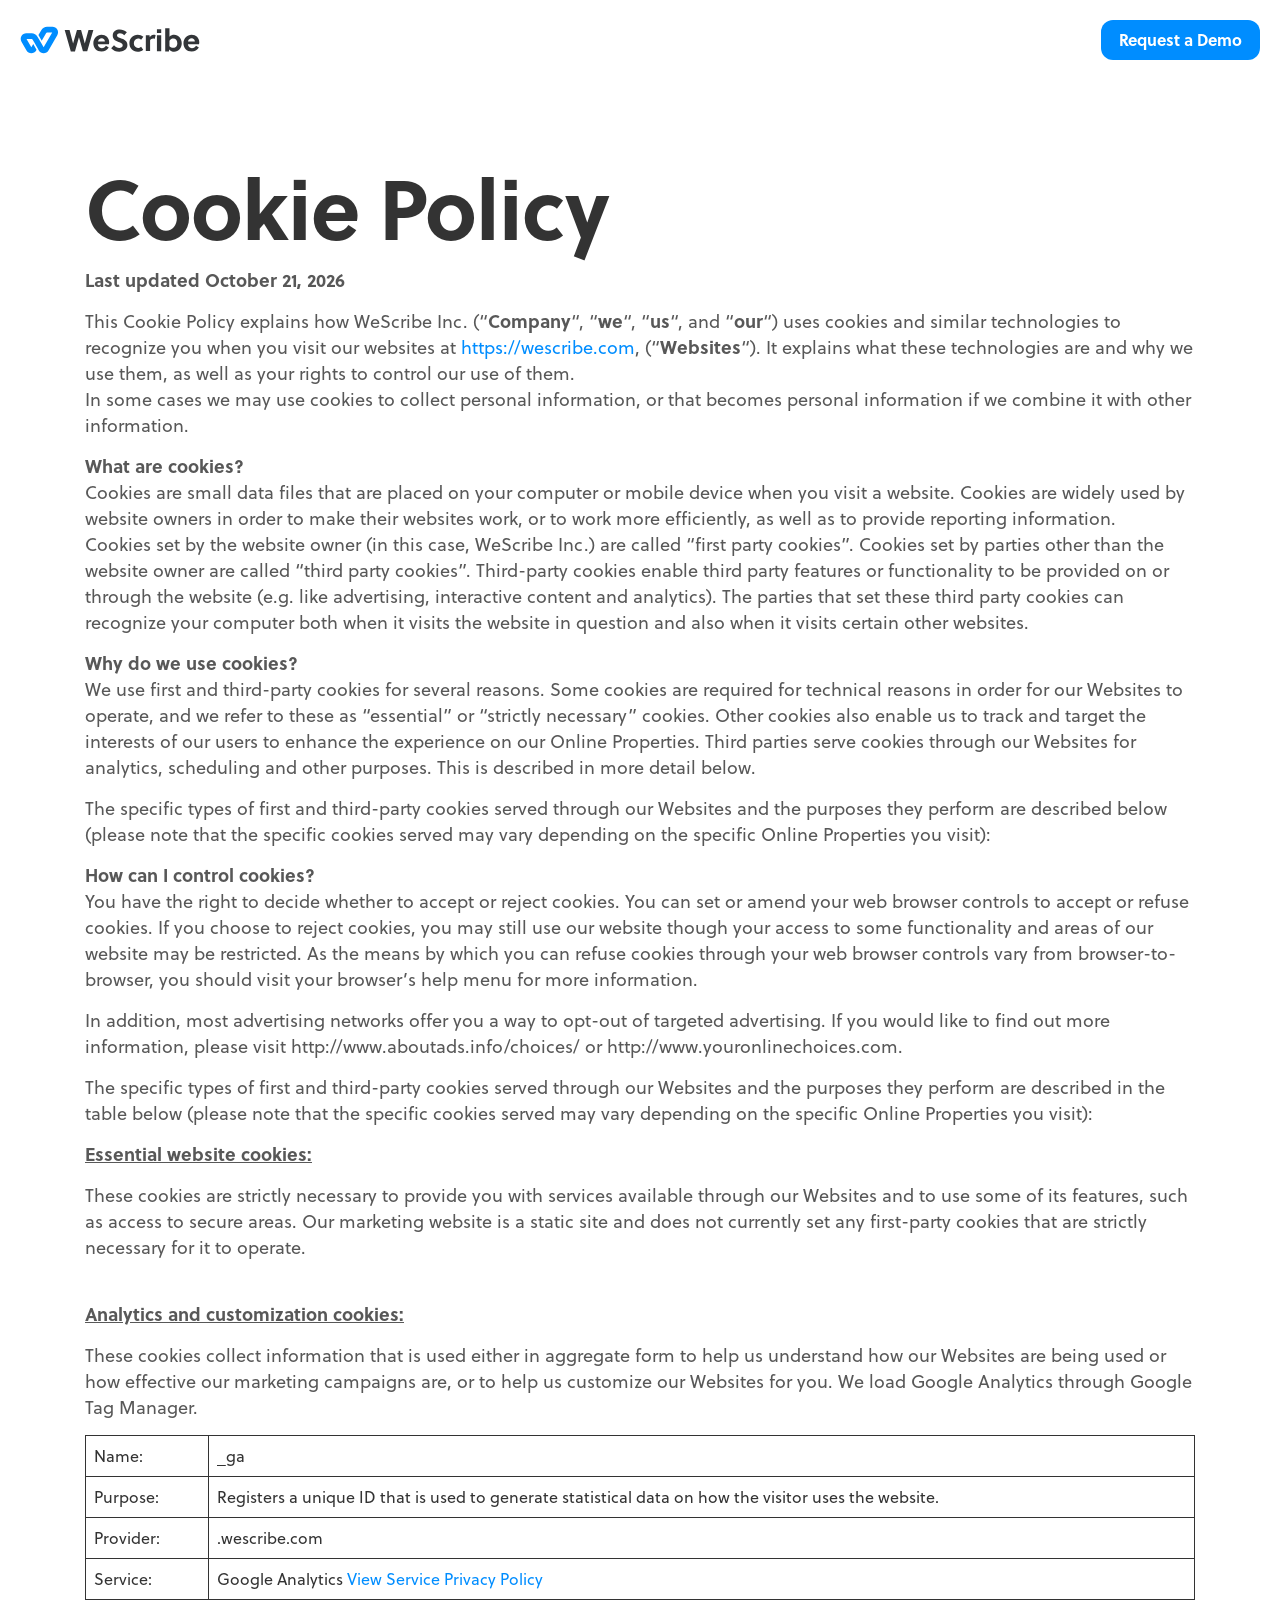
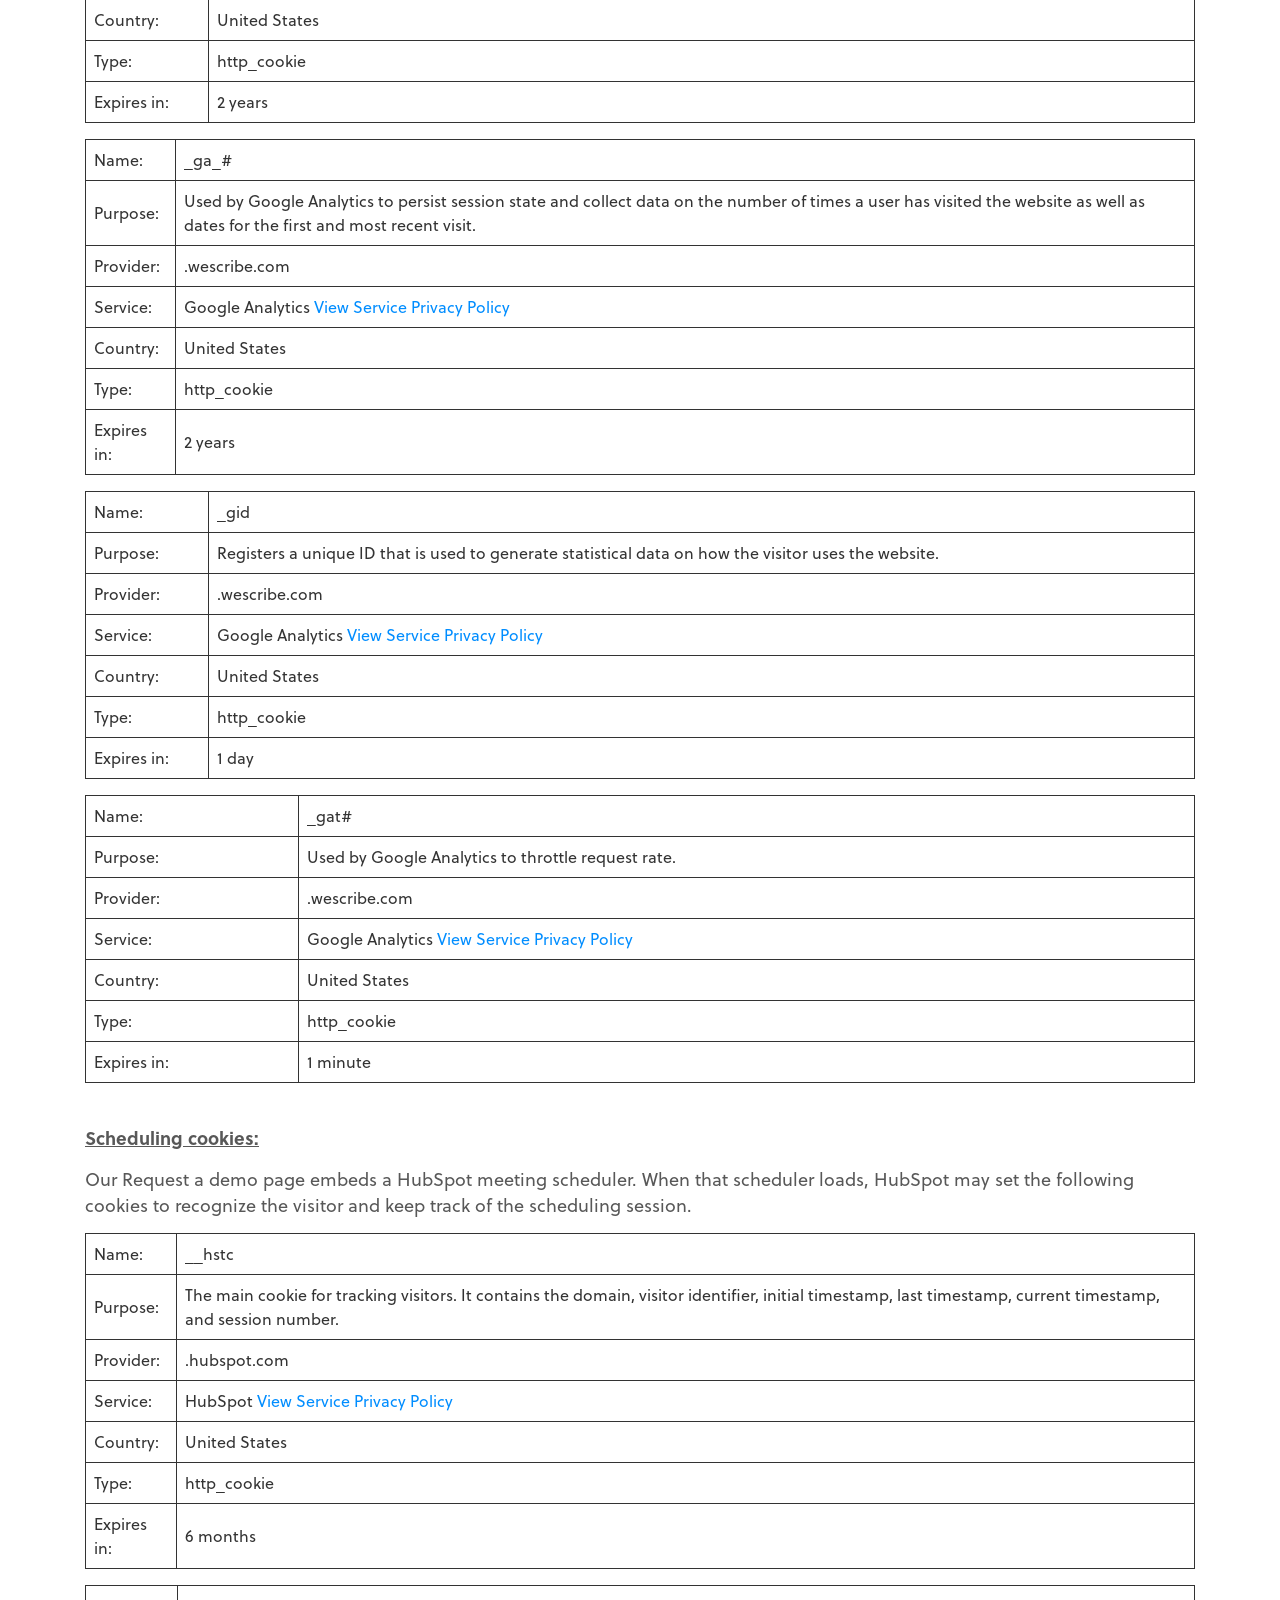
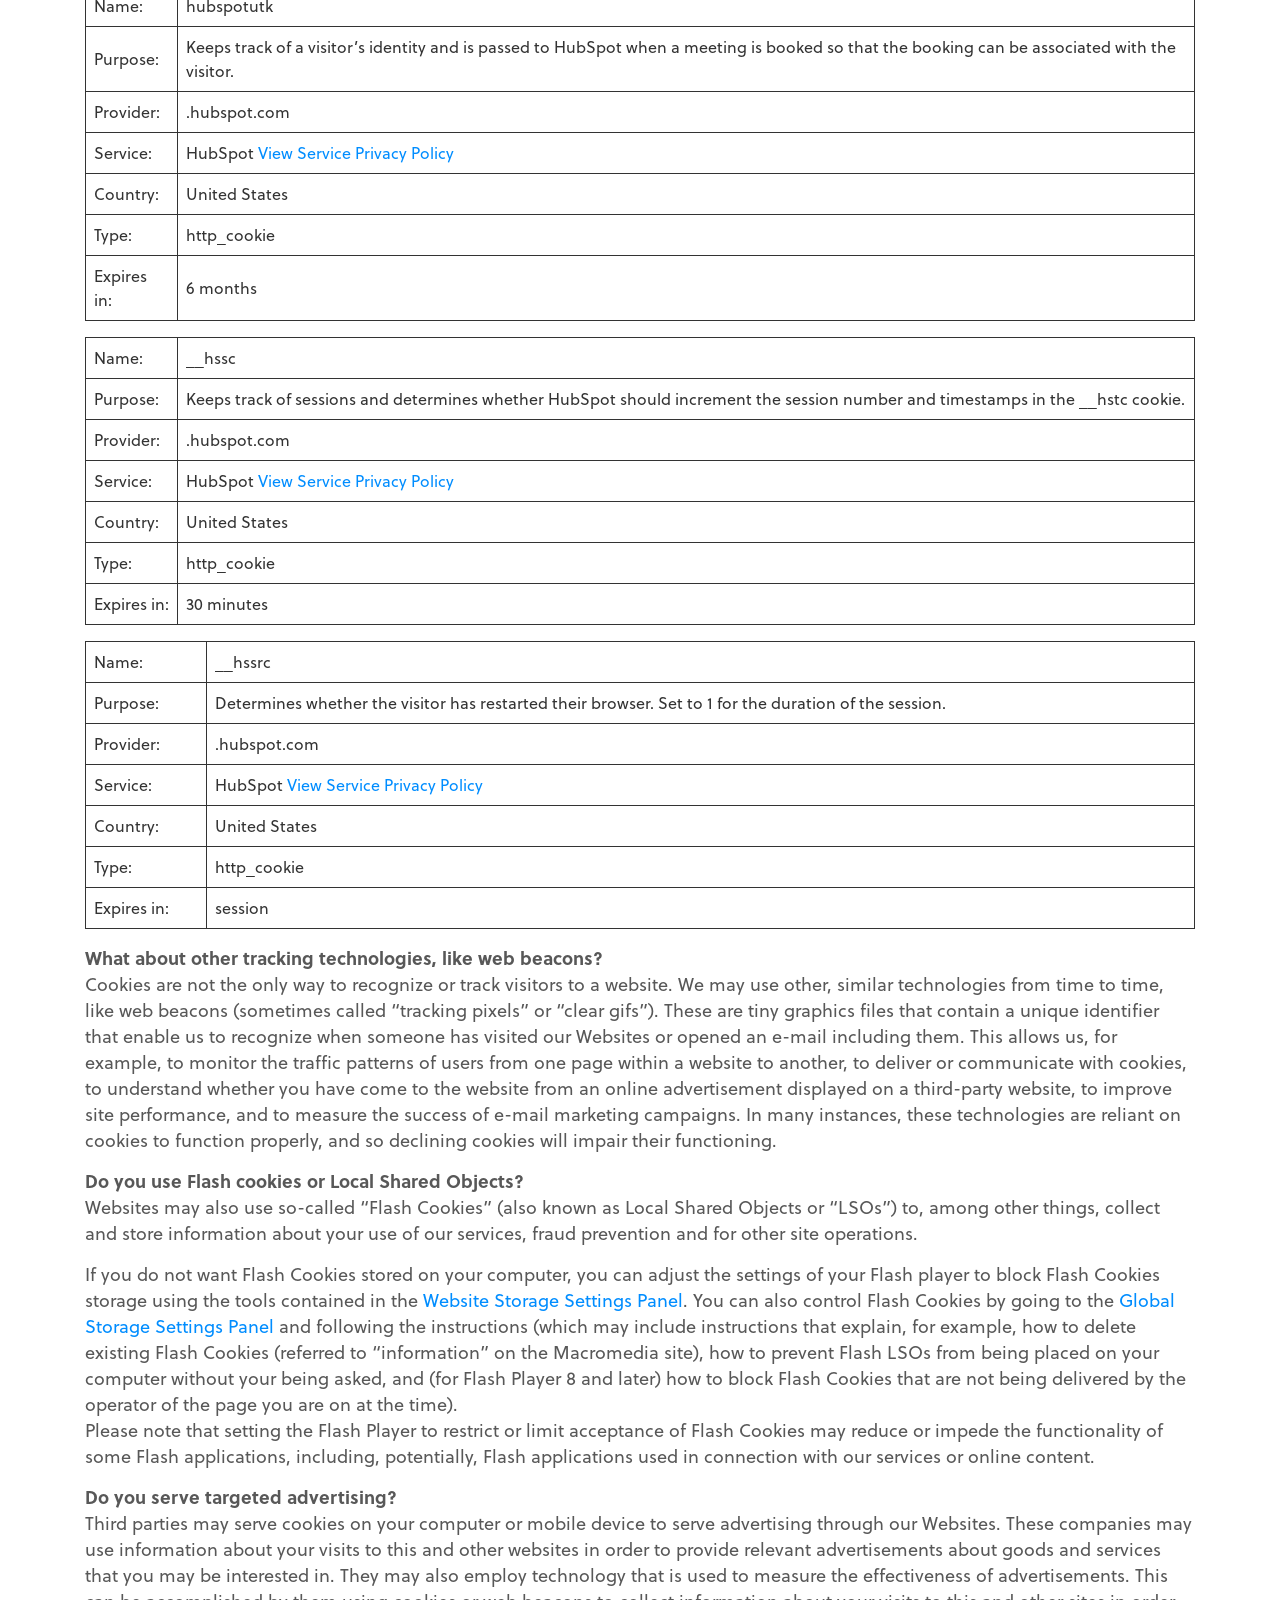
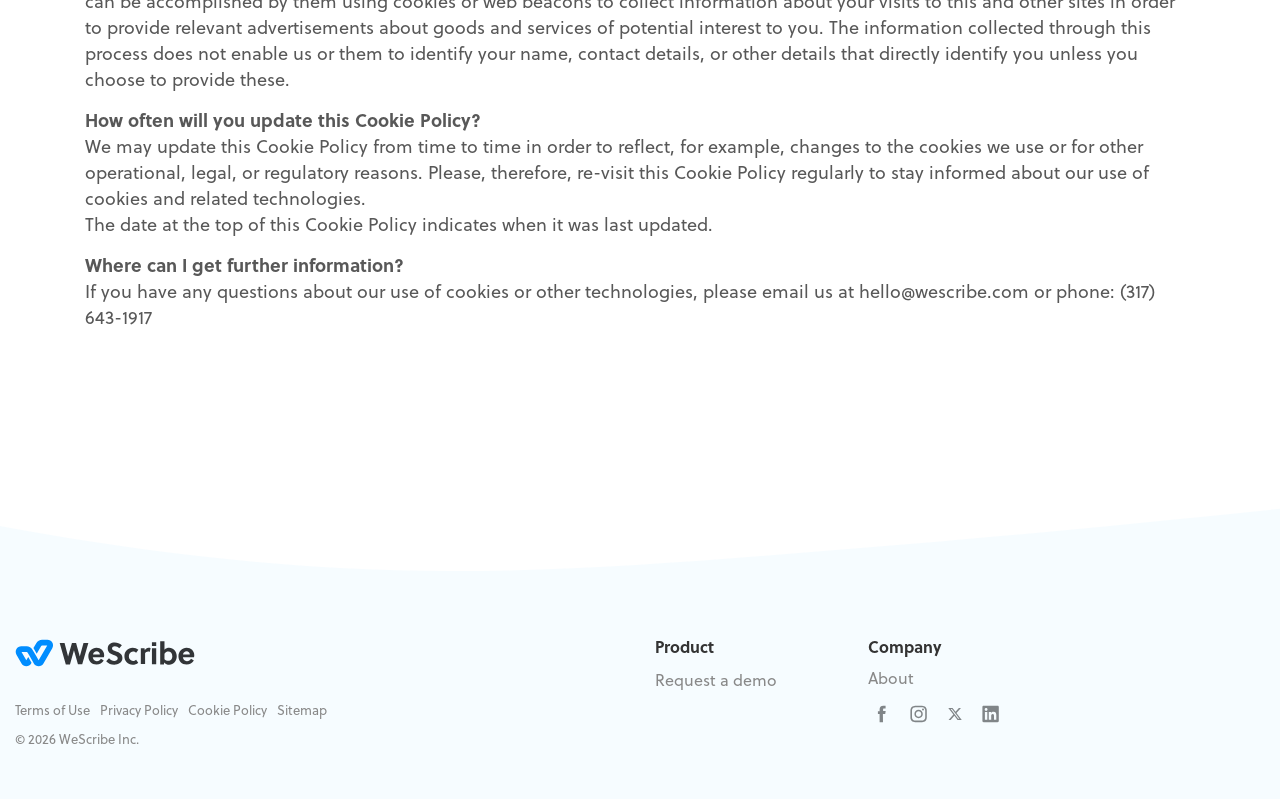
<file: cookie-policy/index.html>
<!DOCTYPE html>
<html lang="en-US" id="html">
<head>
  <!-- Google Tag Manager -->
  <script>(function(w,d,s,l,i){w[l]=w[l]||[];w[l].push({'gtm.start':
  new Date().getTime(),event:'gtm.js'});var f=d.getElementsByTagName(s)[0],
  j=d.createElement(s),dl=l!='dataLayer'?'&l='+l:'';j.async=true;j.src=
  'https://www.googletagmanager.com/gtm.js?id='+i+dl;f.parentNode.insertBefore(j,f);
  })(window,document,'script','dataLayer','GTM-MM86872');</script>
  <!-- End Google Tag Manager -->
	<meta charset="UTF-8">
	<meta name="viewport" content="width=device-width, initial-scale=1, shrink-to-fit=no">
  <!--[if IE]><link rel="shortcut icon" href="../wp-content/themes/wescribe-theme/favicon.ico"><![endif]-->
  <link rel="icon" href="../wp-content/themes/wescribe-theme/favicon.png">
  <link rel="apple-touch-icon-precomposed" href="../wp-content/themes/wescribe-theme/apple-touch-icon-precomposed.png">
	<link rel="profile" href="http://gmpg.org/xfn/11">
  <meta name='robots' content='max-image-preview:large' />

	<!-- This site is optimized with the Yoast SEO plugin v15.9 - https://yoast.com/wordpress/plugins/seo/ -->
	<title>Cookie Policy - WeScribe</title>
	<meta name="robots" content="index, follow, max-snippet:-1, max-image-preview:large, max-video-preview:-1" />
	<link rel="canonical" href="./index.html" />
	<meta property="og:locale" content="en_US" />
	<meta property="og:type" content="article" />
	<meta property="og:title" content="Cookie Policy - WeScribe" />
	<meta property="og:description" content="[...]Read More" />
	<meta property="og:url" content="./index.html" />
	<meta property="og:site_name" content="WeScribe" />
	<meta property="article:publisher" content="https://www.facebook.com/WeScribeHQ/" />
	<meta property="article:modified_time" content="2020-08-05T22:01:34+00:00" />
	<meta property="og:image" content="../wp-content/uploads/2021/02/WeScribe-FacebookPostThumbnail.png" />
	<meta property="og:image:width" content="1200" />
	<meta property="og:image:height" content="628" />
	<meta name="twitter:card" content="summary_large_image" />
	<meta name="twitter:site" content="@wescribehq" />
	<meta name="twitter:label1" content="Est. reading time">
	<meta name="twitter:data1" content="11 minutes">
	<script type="application/ld+json" class="yoast-schema-graph">{"@context":"https://schema.org","@graph":[{"@type":"WebSite","@id":"https://wescribe.com/#website","url":"https://wescribe.com/","name":"WeScribe","description":"Self-healing product knowledge","potentialAction":[{"@type":"SearchAction","target":"https://wescribe.com/?s={search_term_string}","query-input":"required name=search_term_string"}],"inLanguage":"en-US"},{"@type":"WebPage","@id":"https://wescribe.com/cookie-policy/#webpage","url":"https://wescribe.com/cookie-policy/","name":"Cookie Policy - WeScribe","isPartOf":{"@id":"https://wescribe.com/#website"},"datePublished":"2020-07-31T01:53:41+00:00","dateModified":"2020-08-05T22:01:34+00:00","breadcrumb":{"@id":"https://wescribe.com/cookie-policy/#breadcrumb"},"inLanguage":"en-US","potentialAction":[{"@type":"ReadAction","target":["https://wescribe.com/cookie-policy/"]}]},{"@type":"BreadcrumbList","@id":"https://wescribe.com/cookie-policy/#breadcrumb","itemListElement":[{"@type":"ListItem","position":1,"item":{"@type":"WebPage","@id":"https://wescribe.com/","url":"https://wescribe.com/","name":"Home"}},{"@type":"ListItem","position":2,"item":{"@type":"WebPage","@id":"https://wescribe.com/cookie-policy/","url":"https://wescribe.com/cookie-policy/","name":"Cookie Policy"}}]}]}</script>
	<!-- / Yoast SEO plugin. -->


<link rel="alternate" type="application/rss+xml" title="WeScribe &raquo; Feed" href="https://wescribe.com/feed/" />
<link rel="alternate" type="application/rss+xml" title="WeScribe &raquo; Comments Feed" href="https://wescribe.com/comments/feed/" />
<link rel="alternate" title="oEmbed (JSON)" type="application/json+oembed" href="https://wescribe.com/wp-json/oembed/1.0/embed?url=https%3A%2F%2Fwescribe.com%2Fcookie-policy%2F" />
<link rel="alternate" title="oEmbed (XML)" type="text/xml+oembed" href="https://wescribe.com/wp-json/oembed/1.0/embed?url=https%3A%2F%2Fwescribe.com%2Fcookie-policy%2F&#038;format=xml" />
<style id="wp-img-auto-sizes-contain-inline-css">
img:is([sizes=auto i],[sizes^="auto," i]){contain-intrinsic-size:3000px 1500px}
/*# sourceURL=wp-img-auto-sizes-contain-inline-css */
</style>
<style id="wp-emoji-styles-inline-css">

	img.wp-smiley, img.emoji {
		display: inline !important;
		border: none !important;
		box-shadow: none !important;
		height: 1em !important;
		width: 1em !important;
		margin: 0 0.07em !important;
		vertical-align: -0.1em !important;
		background: none !important;
		padding: 0 !important;
	}
/*# sourceURL=wp-emoji-styles-inline-css */
</style>
<style id="wp-block-library-inline-css">
:root{--wp-block-synced-color:#7a00df;--wp-block-synced-color--rgb:122,0,223;--wp-bound-block-color:var(--wp-block-synced-color);--wp-editor-canvas-background:#ddd;--wp-admin-theme-color:#007cba;--wp-admin-theme-color--rgb:0,124,186;--wp-admin-theme-color-darker-10:#006ba1;--wp-admin-theme-color-darker-10--rgb:0,107,160.5;--wp-admin-theme-color-darker-20:#005a87;--wp-admin-theme-color-darker-20--rgb:0,90,135;--wp-admin-border-width-focus:2px}@media (min-resolution:192dpi){:root{--wp-admin-border-width-focus:1.5px}}.wp-element-button{cursor:pointer}:root .has-very-light-gray-background-color{background-color:#eee}:root .has-very-dark-gray-background-color{background-color:#313131}:root .has-very-light-gray-color{color:#eee}:root .has-very-dark-gray-color{color:#313131}:root .has-vivid-green-cyan-to-vivid-cyan-blue-gradient-background{background:linear-gradient(135deg,#00d084,#0693e3)}:root .has-purple-crush-gradient-background{background:linear-gradient(135deg,#34e2e4,#4721fb 50%,#ab1dfe)}:root .has-hazy-dawn-gradient-background{background:linear-gradient(135deg,#faaca8,#dad0ec)}:root .has-subdued-olive-gradient-background{background:linear-gradient(135deg,#fafae1,#67a671)}:root .has-atomic-cream-gradient-background{background:linear-gradient(135deg,#fdd79a,#004a59)}:root .has-nightshade-gradient-background{background:linear-gradient(135deg,#330968,#31cdcf)}:root .has-midnight-gradient-background{background:linear-gradient(135deg,#020381,#2874fc)}:root{--wp--preset--font-size--normal:16px;--wp--preset--font-size--huge:42px}.has-regular-font-size{font-size:1em}.has-larger-font-size{font-size:2.625em}.has-normal-font-size{font-size:var(--wp--preset--font-size--normal)}.has-huge-font-size{font-size:var(--wp--preset--font-size--huge)}:root .has-text-align-center{text-align:center}:root .has-text-align-left{text-align:left}:root .has-text-align-right{text-align:right}.has-fit-text{white-space:nowrap!important}#end-resizable-editor-section{display:none}.aligncenter{clear:both}.items-justified-left{justify-content:flex-start}.items-justified-center{justify-content:center}.items-justified-right{justify-content:flex-end}.items-justified-space-between{justify-content:space-between}.screen-reader-text{word-wrap:normal!important;border:0;clip-path:inset(50%);height:1px;margin:-1px;overflow:hidden;padding:0;position:absolute;width:1px;word-break:normal!important}.screen-reader-text:focus{background-color:#ddd;clip-path:none;color:#444;display:block;font-size:1em;height:auto;left:5px;line-height:normal;padding:15px 23px 14px;text-decoration:none;top:5px;width:auto;z-index:100000}html :where(.has-border-color){border-style:solid}html :where([style^=border-color],[style*=";border-color"],[style*="; border-color"]){border-style:solid}html :where([style^=border-top-color],[style*=";border-top-color"],[style*="; border-top-color"]){border-top-style:solid}html :where([style^=border-right-color],[style*=";border-right-color"],[style*="; border-right-color"]){border-right-style:solid}html :where([style^=border-bottom-color],[style*=";border-bottom-color"],[style*="; border-bottom-color"]){border-bottom-style:solid}html :where([style^=border-left-color],[style*=";border-left-color"],[style*="; border-left-color"]){border-left-style:solid}html :where([style^=border-width],[style*=";border-width"],[style*="; border-width"]){border-style:solid}html :where([style^=border-top-width],[style*=";border-top-width"],[style*="; border-top-width"]){border-top-style:solid}html :where([style^=border-right-width],[style*=";border-right-width"],[style*="; border-right-width"]){border-right-style:solid}html :where([style^=border-bottom-width],[style*=";border-bottom-width"],[style*="; border-bottom-width"]){border-bottom-style:solid}html :where([style^=border-left-width],[style*=";border-left-width"],[style*="; border-left-width"]){border-left-style:solid}html :where(img[class*=wp-image-]){height:auto;max-width:100%}:where(figure){margin:0 0 1em}html :where(.is-position-sticky){--wp-admin--admin-bar--position-offset:var(--wp-admin--admin-bar--height,0px)}@media screen and (max-width:600px){html :where(.is-position-sticky){--wp-admin--admin-bar--position-offset:0px}}

/*# sourceURL=/wp-includes/css/dist/block-library/common.min.css */
</style>
<style id="wp-block-paragraph-inline-css">
.is-small-text{font-size:.875em}.is-regular-text{font-size:1em}.is-large-text{font-size:2.25em}.is-larger-text{font-size:3em}.has-drop-cap:not(:focus):first-letter{float:left;font-size:8.4em;font-style:normal;font-weight:100;line-height:.68;margin:.05em .1em 0 0;text-transform:uppercase}body.rtl .has-drop-cap:not(:focus):first-letter{float:none;margin-left:.1em}p.has-drop-cap.has-background{overflow:hidden}:root :where(p.has-background){padding:1.25em 2.375em}:where(p.has-text-color:not(.has-link-color)) a{color:inherit}p.has-text-align-left[style*="writing-mode:vertical-lr"],p.has-text-align-right[style*="writing-mode:vertical-rl"]{rotate:180deg}
/*# sourceURL=https://wescribe.com/wp-includes/blocks/paragraph/style.min.css */
</style>
<style id="wp-block-table-inline-css">
.wp-block-table{overflow-x:auto}.wp-block-table table{border-collapse:collapse;width:100%}.wp-block-table thead{border-bottom:3px solid}.wp-block-table tfoot{border-top:3px solid}.wp-block-table td,.wp-block-table th{border:1px solid;padding:.5em}.wp-block-table .has-fixed-layout{table-layout:fixed;width:100%}.wp-block-table .has-fixed-layout td,.wp-block-table .has-fixed-layout th{word-break:break-word}.wp-block-table.aligncenter,.wp-block-table.alignleft,.wp-block-table.alignright{display:table;width:auto}.wp-block-table.aligncenter td,.wp-block-table.aligncenter th,.wp-block-table.alignleft td,.wp-block-table.alignleft th,.wp-block-table.alignright td,.wp-block-table.alignright th{word-break:break-word}.wp-block-table .has-subtle-light-gray-background-color{background-color:#f3f4f5}.wp-block-table .has-subtle-pale-green-background-color{background-color:#e9fbe5}.wp-block-table .has-subtle-pale-blue-background-color{background-color:#e7f5fe}.wp-block-table .has-subtle-pale-pink-background-color{background-color:#fcf0ef}.wp-block-table.is-style-stripes{background-color:transparent;border-collapse:inherit;border-spacing:0}.wp-block-table.is-style-stripes tbody tr:nth-child(odd){background-color:#f0f0f0}.wp-block-table.is-style-stripes.has-subtle-light-gray-background-color tbody tr:nth-child(odd){background-color:#f3f4f5}.wp-block-table.is-style-stripes.has-subtle-pale-green-background-color tbody tr:nth-child(odd){background-color:#e9fbe5}.wp-block-table.is-style-stripes.has-subtle-pale-blue-background-color tbody tr:nth-child(odd){background-color:#e7f5fe}.wp-block-table.is-style-stripes.has-subtle-pale-pink-background-color tbody tr:nth-child(odd){background-color:#fcf0ef}.wp-block-table.is-style-stripes td,.wp-block-table.is-style-stripes th{border-color:transparent}.wp-block-table.is-style-stripes{border-bottom:1px solid #f0f0f0}.wp-block-table .has-border-color td,.wp-block-table .has-border-color th,.wp-block-table .has-border-color tr,.wp-block-table .has-border-color>*{border-color:inherit}.wp-block-table table[style*=border-top-color] tr:first-child,.wp-block-table table[style*=border-top-color] tr:first-child td,.wp-block-table table[style*=border-top-color] tr:first-child th,.wp-block-table table[style*=border-top-color]>*,.wp-block-table table[style*=border-top-color]>* td,.wp-block-table table[style*=border-top-color]>* th{border-top-color:inherit}.wp-block-table table[style*=border-top-color] tr:not(:first-child){border-top-color:currentColor}.wp-block-table table[style*=border-right-color] td:last-child,.wp-block-table table[style*=border-right-color] th,.wp-block-table table[style*=border-right-color] tr,.wp-block-table table[style*=border-right-color]>*{border-right-color:inherit}.wp-block-table table[style*=border-bottom-color] tr:last-child,.wp-block-table table[style*=border-bottom-color] tr:last-child td,.wp-block-table table[style*=border-bottom-color] tr:last-child th,.wp-block-table table[style*=border-bottom-color]>*,.wp-block-table table[style*=border-bottom-color]>* td,.wp-block-table table[style*=border-bottom-color]>* th{border-bottom-color:inherit}.wp-block-table table[style*=border-bottom-color] tr:not(:last-child){border-bottom-color:currentColor}.wp-block-table table[style*=border-left-color] td:first-child,.wp-block-table table[style*=border-left-color] th,.wp-block-table table[style*=border-left-color] tr,.wp-block-table table[style*=border-left-color]>*{border-left-color:inherit}.wp-block-table table[style*=border-style] td,.wp-block-table table[style*=border-style] th,.wp-block-table table[style*=border-style] tr,.wp-block-table table[style*=border-style]>*{border-style:inherit}.wp-block-table table[style*=border-width] td,.wp-block-table table[style*=border-width] th,.wp-block-table table[style*=border-width] tr,.wp-block-table table[style*=border-width]>*{border-style:inherit;border-width:inherit}
/*# sourceURL=https://wescribe.com/wp-includes/blocks/table/style.min.css */
</style>

<style id="classic-theme-styles-inline-css">
/*! This file is auto-generated */
.wp-block-button__link{color:#fff;background-color:#32373c;border-radius:9999px;box-shadow:none;text-decoration:none;padding:calc(.667em + 2px) calc(1.333em + 2px);font-size:1.125em}.wp-block-file__button{background:#32373c;color:#fff;text-decoration:none}
/*# sourceURL=/wp-includes/css/classic-themes.min.css */
</style>

<style id="global-styles-inline-css">
:root{--wp--preset--aspect-ratio--square: 1;--wp--preset--aspect-ratio--4-3: 4/3;--wp--preset--aspect-ratio--3-4: 3/4;--wp--preset--aspect-ratio--3-2: 3/2;--wp--preset--aspect-ratio--2-3: 2/3;--wp--preset--aspect-ratio--16-9: 16/9;--wp--preset--aspect-ratio--9-16: 9/16;--wp--preset--color--black: #000000;--wp--preset--color--cyan-bluish-gray: #abb8c3;--wp--preset--color--white: #ffffff;--wp--preset--color--pale-pink: #f78da7;--wp--preset--color--vivid-red: #cf2e2e;--wp--preset--color--luminous-vivid-orange: #ff6900;--wp--preset--color--luminous-vivid-amber: #fcb900;--wp--preset--color--light-green-cyan: #7bdcb5;--wp--preset--color--vivid-green-cyan: #00d084;--wp--preset--color--pale-cyan-blue: #8ed1fc;--wp--preset--color--vivid-cyan-blue: #0693e3;--wp--preset--color--vivid-purple: #9b51e0;--wp--preset--gradient--vivid-cyan-blue-to-vivid-purple: linear-gradient(135deg,rgb(6,147,227) 0%,rgb(155,81,224) 100%);--wp--preset--gradient--light-green-cyan-to-vivid-green-cyan: linear-gradient(135deg,rgb(122,220,180) 0%,rgb(0,208,130) 100%);--wp--preset--gradient--luminous-vivid-amber-to-luminous-vivid-orange: linear-gradient(135deg,rgb(252,185,0) 0%,rgb(255,105,0) 100%);--wp--preset--gradient--luminous-vivid-orange-to-vivid-red: linear-gradient(135deg,rgb(255,105,0) 0%,rgb(207,46,46) 100%);--wp--preset--gradient--very-light-gray-to-cyan-bluish-gray: linear-gradient(135deg,rgb(238,238,238) 0%,rgb(169,184,195) 100%);--wp--preset--gradient--cool-to-warm-spectrum: linear-gradient(135deg,rgb(74,234,220) 0%,rgb(151,120,209) 20%,rgb(207,42,186) 40%,rgb(238,44,130) 60%,rgb(251,105,98) 80%,rgb(254,248,76) 100%);--wp--preset--gradient--blush-light-purple: linear-gradient(135deg,rgb(255,206,236) 0%,rgb(152,150,240) 100%);--wp--preset--gradient--blush-bordeaux: linear-gradient(135deg,rgb(254,205,165) 0%,rgb(254,45,45) 50%,rgb(107,0,62) 100%);--wp--preset--gradient--luminous-dusk: linear-gradient(135deg,rgb(255,203,112) 0%,rgb(199,81,192) 50%,rgb(65,88,208) 100%);--wp--preset--gradient--pale-ocean: linear-gradient(135deg,rgb(255,245,203) 0%,rgb(182,227,212) 50%,rgb(51,167,181) 100%);--wp--preset--gradient--electric-grass: linear-gradient(135deg,rgb(202,248,128) 0%,rgb(113,206,126) 100%);--wp--preset--gradient--midnight: linear-gradient(135deg,rgb(2,3,129) 0%,rgb(40,116,252) 100%);--wp--preset--font-size--small: 13px;--wp--preset--font-size--medium: 20px;--wp--preset--font-size--large: 36px;--wp--preset--font-size--x-large: 42px;--wp--preset--spacing--20: 0.44rem;--wp--preset--spacing--30: 0.67rem;--wp--preset--spacing--40: 1rem;--wp--preset--spacing--50: 1.5rem;--wp--preset--spacing--60: 2.25rem;--wp--preset--spacing--70: 3.38rem;--wp--preset--spacing--80: 5.06rem;--wp--preset--shadow--natural: 6px 6px 9px rgba(0, 0, 0, 0.2);--wp--preset--shadow--deep: 12px 12px 50px rgba(0, 0, 0, 0.4);--wp--preset--shadow--sharp: 6px 6px 0px rgba(0, 0, 0, 0.2);--wp--preset--shadow--outlined: 6px 6px 0px -3px rgb(255, 255, 255), 6px 6px rgb(0, 0, 0);--wp--preset--shadow--crisp: 6px 6px 0px rgb(0, 0, 0);}.wp-block-button{--wp--preset--dimension--25: 25%;--wp--preset--dimension--50: 50%;--wp--preset--dimension--75: 75%;--wp--preset--dimension--100: 100%;}:where(body) { margin: 0; }:where(.is-layout-flex){gap: 0.5em;}:where(.is-layout-grid){gap: 0.5em;}body .is-layout-flex{display: flex;}.is-layout-flex{flex-wrap: wrap;align-items: center;}.is-layout-flex > :is(*, div){margin: 0;}body .is-layout-grid{display: grid;}.is-layout-grid > :is(*, div){margin: 0;}body{padding-top: 0px;padding-right: 0px;padding-bottom: 0px;padding-left: 0px;}:root :where(.wp-element-button, .wp-block-button__link){background-color: #32373c;border-width: 0;color: #fff;font-family: inherit;font-size: inherit;font-style: inherit;font-weight: inherit;letter-spacing: inherit;line-height: inherit;padding-top: calc(0.667em + 2px);padding-right: calc(1.333em + 2px);padding-bottom: calc(0.667em + 2px);padding-left: calc(1.333em + 2px);text-decoration: none;text-transform: inherit;}.has-black-color{color: var(--wp--preset--color--black) !important;}.has-cyan-bluish-gray-color{color: var(--wp--preset--color--cyan-bluish-gray) !important;}.has-white-color{color: var(--wp--preset--color--white) !important;}.has-pale-pink-color{color: var(--wp--preset--color--pale-pink) !important;}.has-vivid-red-color{color: var(--wp--preset--color--vivid-red) !important;}.has-luminous-vivid-orange-color{color: var(--wp--preset--color--luminous-vivid-orange) !important;}.has-luminous-vivid-amber-color{color: var(--wp--preset--color--luminous-vivid-amber) !important;}.has-light-green-cyan-color{color: var(--wp--preset--color--light-green-cyan) !important;}.has-vivid-green-cyan-color{color: var(--wp--preset--color--vivid-green-cyan) !important;}.has-pale-cyan-blue-color{color: var(--wp--preset--color--pale-cyan-blue) !important;}.has-vivid-cyan-blue-color{color: var(--wp--preset--color--vivid-cyan-blue) !important;}.has-vivid-purple-color{color: var(--wp--preset--color--vivid-purple) !important;}.has-black-background-color{background-color: var(--wp--preset--color--black) !important;}.has-cyan-bluish-gray-background-color{background-color: var(--wp--preset--color--cyan-bluish-gray) !important;}.has-white-background-color{background-color: var(--wp--preset--color--white) !important;}.has-pale-pink-background-color{background-color: var(--wp--preset--color--pale-pink) !important;}.has-vivid-red-background-color{background-color: var(--wp--preset--color--vivid-red) !important;}.has-luminous-vivid-orange-background-color{background-color: var(--wp--preset--color--luminous-vivid-orange) !important;}.has-luminous-vivid-amber-background-color{background-color: var(--wp--preset--color--luminous-vivid-amber) !important;}.has-light-green-cyan-background-color{background-color: var(--wp--preset--color--light-green-cyan) !important;}.has-vivid-green-cyan-background-color{background-color: var(--wp--preset--color--vivid-green-cyan) !important;}.has-pale-cyan-blue-background-color{background-color: var(--wp--preset--color--pale-cyan-blue) !important;}.has-vivid-cyan-blue-background-color{background-color: var(--wp--preset--color--vivid-cyan-blue) !important;}.has-vivid-purple-background-color{background-color: var(--wp--preset--color--vivid-purple) !important;}.has-black-border-color{border-color: var(--wp--preset--color--black) !important;}.has-cyan-bluish-gray-border-color{border-color: var(--wp--preset--color--cyan-bluish-gray) !important;}.has-white-border-color{border-color: var(--wp--preset--color--white) !important;}.has-pale-pink-border-color{border-color: var(--wp--preset--color--pale-pink) !important;}.has-vivid-red-border-color{border-color: var(--wp--preset--color--vivid-red) !important;}.has-luminous-vivid-orange-border-color{border-color: var(--wp--preset--color--luminous-vivid-orange) !important;}.has-luminous-vivid-amber-border-color{border-color: var(--wp--preset--color--luminous-vivid-amber) !important;}.has-light-green-cyan-border-color{border-color: var(--wp--preset--color--light-green-cyan) !important;}.has-vivid-green-cyan-border-color{border-color: var(--wp--preset--color--vivid-green-cyan) !important;}.has-pale-cyan-blue-border-color{border-color: var(--wp--preset--color--pale-cyan-blue) !important;}.has-vivid-cyan-blue-border-color{border-color: var(--wp--preset--color--vivid-cyan-blue) !important;}.has-vivid-purple-border-color{border-color: var(--wp--preset--color--vivid-purple) !important;}.has-vivid-cyan-blue-to-vivid-purple-gradient-background{background: var(--wp--preset--gradient--vivid-cyan-blue-to-vivid-purple) !important;}.has-light-green-cyan-to-vivid-green-cyan-gradient-background{background: var(--wp--preset--gradient--light-green-cyan-to-vivid-green-cyan) !important;}.has-luminous-vivid-amber-to-luminous-vivid-orange-gradient-background{background: var(--wp--preset--gradient--luminous-vivid-amber-to-luminous-vivid-orange) !important;}.has-luminous-vivid-orange-to-vivid-red-gradient-background{background: var(--wp--preset--gradient--luminous-vivid-orange-to-vivid-red) !important;}.has-very-light-gray-to-cyan-bluish-gray-gradient-background{background: var(--wp--preset--gradient--very-light-gray-to-cyan-bluish-gray) !important;}.has-cool-to-warm-spectrum-gradient-background{background: var(--wp--preset--gradient--cool-to-warm-spectrum) !important;}.has-blush-light-purple-gradient-background{background: var(--wp--preset--gradient--blush-light-purple) !important;}.has-blush-bordeaux-gradient-background{background: var(--wp--preset--gradient--blush-bordeaux) !important;}.has-luminous-dusk-gradient-background{background: var(--wp--preset--gradient--luminous-dusk) !important;}.has-pale-ocean-gradient-background{background: var(--wp--preset--gradient--pale-ocean) !important;}.has-electric-grass-gradient-background{background: var(--wp--preset--gradient--electric-grass) !important;}.has-midnight-gradient-background{background: var(--wp--preset--gradient--midnight) !important;}.has-small-font-size{font-size: var(--wp--preset--font-size--small) !important;}.has-medium-font-size{font-size: var(--wp--preset--font-size--medium) !important;}.has-large-font-size{font-size: var(--wp--preset--font-size--large) !important;}.has-x-large-font-size{font-size: var(--wp--preset--font-size--x-large) !important;}
/*# sourceURL=global-styles-inline-css */
</style>

<link rel='stylesheet' id='arve-main-css' href='../wp-content/plugins/advanced-responsive-video-embedder/build/main.0527fdb8.css' media='all' />
<link rel='stylesheet' id='contact-form-7-css' href='../wp-content/plugins/contact-form-7/includes/css/styles.9b154629.css' media='all' />
<link rel='stylesheet' id='understrap-styles-css' href='../wp-content/themes/wescribe-theme/css/theme.min.dc6bc80a.css' media='all' />
<link rel='stylesheet' id='js_composer_front-css' href='../wp-content/plugins/js_composer/assets/css/js_composer.min.56edc80f.css' media='all' />
<script id="wp-polyfill-js" src="../wp-includes/js/dist/vendor/wp-polyfill.min.de570700.js"></script>
<script async="async" id="arve-main-js" src="../wp-content/plugins/advanced-responsive-video-embedder/build/main.0527fdb8.js"></script>
<script id="jquery-core-js" src="../wp-includes/js/jquery/jquery.min.42f31d5c.js"></script>
<script id="jquery-migrate-js" src="../wp-includes/js/jquery/jquery-migrate.min.6b8fc336.js"></script>
<link rel="https://api.w.org/" href="https://wescribe.com/wp-json/" /><link rel="alternate" title="JSON" type="application/json" href="https://wescribe.com/wp-json/wp/v2/pages/67" /><link rel="EditURI" type="application/rsd+xml" title="RSD" href="https://wescribe.com/xmlrpc.php?rsd" />
<meta name="generator" content="WordPress 7.1.3" />
<link rel='shortlink' href='../index.html' />
<meta name="mobile-web-app-capable" content="yes">
<meta name="apple-mobile-web-app-capable" content="yes">
<meta name="apple-mobile-web-app-title" content="WeScribe - Self-healing product knowledge">
<meta name="generator" content="Powered by WPBakery Page Builder - drag and drop page builder for WordPress."/>
<style type="text/css" data-type="vc_shortcodes-custom-css">.vc_custom_1596664821920{margin-top: 80px !important;margin-bottom: 80px !important;}</style><noscript><style> .wpb_animate_when_almost_visible { opacity: 1; }</style></noscript>  <link rel="stylesheet" href="../assets/external/use.typekit.net/sei1mdv.css">
</head>

<body class="wp-singular page-template-default page page-id-67 wp-embed-responsive wp-theme-wescribe-theme wpb-js-composer js-comp-ver-6.2.0 vc_responsive" itemscope itemtype="http://schema.org/WebSite">
<!-- Google Tag Manager (noscript) -->
<noscript><iframe src="https://www.googletagmanager.com/ns.html?id=GTM-MM86872"
height="0" width="0" style="display:none;visibility:hidden"></iframe></noscript>
<!-- End Google Tag Manager (noscript) -->
<div class="site" id="page">

	<!-- ******************* The Navbar Area ******************* -->
	<header id="wrapper-navbar">

		<a class="skip-link sr-only sr-only-focusable" href="./index.html#content">Skip to content</a>

		<div id="main-nav" class="navbar navbar-expand-md navbar-light" aria-labelledby="main-nav-label">

			<h2 id="main-nav-label" class="sr-only">
				Main Navigation			</h2>

      
          
            <h2 class="logo">
              <a rel="home" href="../index.html" title="WeScribe" itemprop="url">
              <svg version="1.1" id="Layer_1"  x="0px" y="0px" viewBox="0 0 200 40" style="enable-background:new 0 0 200 40;" xml:space="preserve">
                  <title>WeScribe</title>
                  <style type="text/css">
                    .st0{fill:#323538;}
                    .st1{fill:#008DFF;}
                  </style>
                  <g>
                    <g>
                      <path class="st0" d="M71.99,23.96L71.99,23.96l4.12-15.21h5.39l-6.81,23.76h-4.75L65.5,16.99l0,0l-4.44,15.68h-4.59L49.66,8.75
                        h5.39L59,23.96l0,0l4.28-15.21h4.59L71.99,23.96z"/>
                    </g>
                    <g>
                      <path class="st0" d="M86.41,24.75c0.32,2.38,1.9,4.28,4.44,4.28c2.38,0,3.49-0.95,4.59-2.69l3.17,2.06
                        c-2.06,3.01-4.28,4.44-8.08,4.44c-5.39,0-9.03-3.8-9.03-9.19s3.96-9.5,9.03-9.5c4.91,0,8.55,3.49,8.55,8.24
                        c0,0.79-0.16,1.58-0.32,2.22H86.41V24.75z M94.33,21.58c-0.16-2.06-1.58-3.49-3.49-3.49c-2.38,0-3.64,1.43-4.12,3.49H94.33z"/>
                    </g>
                    <g>
                      <path class="st0" d="M110.96,12.55c-1.58,0-3.17,0.79-3.17,2.38c0,1.9,2.22,2.38,4.12,3.01c3.49,1.11,7.45,2.69,7.45,7.6
                        c0,5.23-4.91,7.45-9.03,7.45c-3.64,0-6.49-1.43-9.03-3.96l3.17-3.17c1.9,1.9,3.49,3.01,5.86,3.01c1.9,0,3.8-0.95,3.8-3.01
                        s-2.22-2.85-4.59-3.64c-3.17-1.11-6.49-2.53-6.49-7.13s3.8-6.65,7.76-6.65c3.01,0,5.39,0.95,7.92,2.85l-2.85,3.49
                        C114.61,13.51,112.86,12.55,110.96,12.55z"/>
                    </g>
                    <g>
                      <path class="st0" d="M136.94,30.77c-1.74,1.58-3.8,2.22-6.34,2.22c-5.23,0-9.03-3.8-9.03-9.35c0-5.23,3.8-9.35,9.19-9.35
                        c2.38,0,4.59,0.79,6.34,2.22l-2.53,3.33c-0.95-0.95-2.06-1.43-3.49-1.43c-2.69,0-4.59,2.38-4.59,5.23c0,3.01,2.06,5.23,4.59,5.23
                        c1.27,0,2.38-0.32,3.49-1.43L136.94,30.77z"/>
                    </g>
                    <g>
                      <path class="st0" d="M144.23,16.99c0.95-1.58,2.38-2.85,4.12-2.85c0.95,0,1.74,0.16,2.38,0.48l-1.11,4.28
                        c-0.48-0.32-1.11-0.48-1.74-0.48c-1.43,0-2.69,0.79-3.33,1.9v12.04h-4.75V14.61h4.12L144.23,16.99z"/>
                    </g>
                    <g>
                      <path class="st0" d="M152.15,12.24V8.12h4.75v4.12H152.15z M152.15,32.51v-17.9h4.75v17.9H152.15z"/>
                    </g>
                    <g>
                      <path class="st0" d="M166.09,7.01v9.5c1.27-1.58,3.49-2.22,5.23-2.22c4.75,0,8.4,4.28,8.4,9.35s-3.49,9.35-8.4,9.35
                        c-1.9,0-4.28-0.63-5.54-2.53l-0.32,2.22h-4.12V7.01H166.09z M166.09,26.81c1.27,1.43,2.53,1.9,4.12,1.9
                        c3.17,0,4.59-2.69,4.59-5.23c0-2.69-1.74-5.07-4.44-5.07c-1.58,0-3.17,0.63-4.28,2.38V26.81z"/>
                    </g>
                    <g>
                      <path class="st0" d="M186.53,24.75c0.32,2.38,1.9,4.28,4.44,4.28c2.38,0,3.49-0.95,4.59-2.69l3.17,2.06
                        c-2.06,3.01-4.28,4.44-8.08,4.44c-5.39,0-9.03-3.8-9.03-9.19s3.96-9.5,9.03-9.5c4.91,0,8.55,3.49,8.55,8.24
                        c0,0.79-0.16,1.58-0.32,2.22h-12.36V24.75z M194.29,21.58c-0.16-2.06-1.58-3.49-3.49-3.49c-2.38,0-3.64,1.43-4.12,3.49H194.29z"/>
                    </g>
                  </g>
                  <path class="st1" d="M41.42,8.46c-1.12-1.93-3.12-3.09-5.35-3.09h-6.01c-2.64,0-5.1,1.42-6.42,3.71l-3.16,5.4l3.65,6.33l4.99-8.56v0
                    c0.19-0.33,0.55-0.54,0.94-0.54h5.74l-9.54,16.42l-3.18-5.51v0l-3.66-6.33l0.04-0.08l-0.04,0.08C18.1,14,15.64,12.58,13,12.58H6.99
                    c-2.23,0-4.23,1.16-5.35,3.09c-1.12,1.94-1.12,4.24,0,6.18l5.59,9.69c1.12,1.94,3.12,3.09,5.35,3.09s4.24-1.15,5.35-3.09l0.44-0.77
                    l-3.66-6.33l-2.13,3.7l-5.32-9.22H13c0.39,0,0.74,0.21,0.94,0.54l1.83,3.17l3.66,6.34l1.49,2.58c1.12,1.93,3.12,3.09,5.35,3.09
                    c2.23,0,4.24-1.15,5.35-3.09l9.81-16.89C42.54,12.71,42.54,10.4,41.42,8.46z"/>
                </svg>
              </a>
            </h2>

          
        <div id="mobile-nav-toggle">
          <button class="hamburger hamburger--squeeze is-inactive" type="button">
            <span class="hamburger-box">
              <span class="hamburger-inner"></span>
            </span>
          </button>
        </div>

        <div id="navbarNavDropdown" class="collapse navbar-collapse">
				<!-- The WordPress Menu goes here -->
				        <ul class="auth-btns small-screen">
          
                <li class="hide">
                  <a href="https://app.wescribe.com/login" class="btn">Login</a>
                </li>
                <li class="hide">
                  <a href="https://app.wescribe.com/signup" class="btn">Signup</a>
                </li>
                <li>
                  <a href="../demo/index.html" class="btn">Request a Demo</a>
                </li>
                      </ul>
      </div>
      
      <ul class="auth-btns large-screen">
        
              <li class="hide">
                <a href="https://app.wescribe.com/login" class="btn">Login</a>
              </li>
              <li class="hide">
                <a href="https://app.wescribe.com/signup" class="btn">Signup</a>
              </li>
              <li>
                  <a href="../demo/index.html" class="btn">Request a Demo</a>
                </li>
                  </ul>

    </div><!-- .site-navigation -->

  </header><!-- #wrapper-navbar end -->

  <div id="mobile-navigation">
    <div class="mobile-navigation-content">
      <nav>
                <ul>
          <li><a href="https://app.wescribe.com/login" class="btn btn-medium btn-primary-outline">Login</a></li>
          <li><a href="https://app.wescribe.com/signup" class="btn btn-medium btn-primary">Signup</a></li>
        </ul>
      </nav>
    </div>
  </div>

<div class="wrapper" id="page-wrapper">

	<div class="container" id="content" tabindex="-1">

		<div class="row">

			<!-- Do the left sidebar check -->
			

<div class="col-md content-area" id="primary">

			<main class="site-main" id="main">

				
					
<article class="post-67 page type-page status-publish hentry" id="post-67">

	
	<div class="entry-content">

		<div class="vc_row wpb_row vc_row-fluid vc_custom_1596664821920"><div class="wpb_column vc_column_container vc_col-sm-12"><div class="vc_column-inner"><div class="wpb_wrapper">
	<div class="wpb_text_column wpb_content_element " >
		<div class="wpb_wrapper">
			<h1><strong>Cookie Policy</strong></h1>
<p class="wp-block-paragraph"><strong>Last updated October 21, 2026</strong></p>
<p>This Cookie Policy explains how WeScribe Inc. (&#8220;<strong>Company</strong>&#8220;, &#8220;<strong>we</strong>&#8220;, &#8220;<strong>us</strong>&#8220;, and &#8220;<strong>our</strong>&#8220;) uses cookies and similar technologies to recognize you when you visit our websites at <a href="../index.html" target="_blank" rel="noreferrer noopener">https://wescribe.com</a>, (&#8220;<strong>Websites</strong>&#8220;). It explains what these technologies are and why we use them, as well as your rights to control our use of them.<br />In some cases we may use cookies to collect personal information, or that becomes personal information if we combine it with other information.</p>
<p class="wp-block-paragraph"><strong>What are cookies?</strong><br />Cookies are small data files that are placed on your computer or mobile device when you visit a website. Cookies are widely used by website owners in order to make their websites work, or to work more efficiently, as well as to provide reporting information.<br />Cookies set by the website owner (in this case, WeScribe Inc.) are called &#8220;first party cookies&#8221;. Cookies set by parties other than the website owner are called &#8220;third party cookies&#8221;. Third-party cookies enable third party features or functionality to be provided on or through the website (e.g. like advertising, interactive content and analytics). The parties that set these third party cookies can recognize your computer both when it visits the website in question and also when it visits certain other websites.</p>
<p><strong>Why do we use cookies?</strong><br />We use first and third-party cookies for several reasons. Some cookies are required for technical reasons in order for our Websites to operate, and we refer to these as &#8220;essential&#8221; or &#8220;strictly necessary&#8221; cookies. Other cookies also enable us to track and target the interests of our users to enhance the experience on our Online Properties. Third parties serve cookies through our Websites for analytics, scheduling and other purposes. This is described in more detail below.</p>
<p>The specific types of first and third-party cookies served through our Websites and the purposes they perform are described below (please note that the specific cookies served may vary depending on the specific Online Properties you visit):</p>
<p><strong>How can I control cookies?</strong><br />You have the right to decide whether to accept or reject cookies. You can set or amend your web browser controls to accept or refuse cookies. If you choose to reject cookies, you may still use our website though your access to some functionality and areas of our website may be restricted. As the means by which you can refuse cookies through your web browser controls vary from browser-to-browser, you should visit your browser&#8217;s help menu for more information.</p>
<p class="wp-block-paragraph">In addition, most advertising networks offer you a way to opt-out of targeted advertising. If you would like to find out more information, please visit http://www.aboutads.info/choices/ or http://www.youronlinechoices.com.</p>
<p>The specific types of first and third-party cookies served through our Websites and the purposes they perform are described in the table below (please note that the specific cookies served may vary depending on the specific Online Properties you visit):<u></u></p>
<p><strong><u>Essential website cookies:</u></strong></p>
<p>These cookies are strictly necessary to provide you with services available through our Websites and to use some of its features, such as access to secure areas. Our marketing website is a static site and does not currently set any first-party cookies that are strictly necessary for it to operate.</p>
<p><strong><u><br />Analytics and customization cookies:</u></strong></p>
<p>These cookies collect information that is used either in aggregate form to help us understand how our Websites are being used or how effective our marketing campaigns are, or to help us customize our Websites for you. We load Google Analytics through Google Tag Manager.</p>
<figure class="wp-block-table">
<table>
<tbody>
<tr>
<td>Name:</td>
<td>_ga</td>
</tr>
<tr>
<td>Purpose:</td>
<td>Registers a unique ID that is used to generate statistical data on how the visitor uses the website.</td>
</tr>
<tr>
<td>Provider:</td>
<td>.wescribe.com</td>
</tr>
<tr>
<td>Service:</td>
<td>Google Analytics <a href="https://policies.google.com/privacy" target="_blank" rel="noreferrer noopener">View Service Privacy Policy</a></td>
</tr>
<tr>
<td>Country:</td>
<td>United States</td>
</tr>
<tr>
<td>Type:</td>
<td>http_cookie</td>
</tr>
<tr>
<td>Expires in:</td>
<td>2 years</td>
</tr>
</tbody>
</table>
</figure>
<figure class="wp-block-table">
<table>
<tbody>
<tr>
<td>Name:</td>
<td>_ga_#</td>
</tr>
<tr>
<td>Purpose:</td>
<td>Used by Google Analytics to persist session state and collect data on the number of times a user has visited the website as well as dates for the first and most recent visit.</td>
</tr>
<tr>
<td>Provider:</td>
<td>.wescribe.com</td>
</tr>
<tr>
<td>Service:</td>
<td>Google Analytics <a href="https://policies.google.com/privacy" target="_blank" rel="noreferrer noopener">View Service Privacy Policy</a></td>
</tr>
<tr>
<td>Country:</td>
<td>United States</td>
</tr>
<tr>
<td>Type:</td>
<td>http_cookie</td>
</tr>
<tr>
<td>Expires in:</td>
<td>2 years</td>
</tr>
</tbody>
</table>
</figure>
<figure class="wp-block-table">
<table>
<tbody>
<tr>
<td>Name:</td>
<td>_gid</td>
</tr>
<tr>
<td>Purpose:</td>
<td>Registers a unique ID that is used to generate statistical data on how the visitor uses the website.</td>
</tr>
<tr>
<td>Provider:</td>
<td>.wescribe.com</td>
</tr>
<tr>
<td>Service:</td>
<td>Google Analytics <a href="https://policies.google.com/privacy" target="_blank" rel="noreferrer noopener">View Service Privacy Policy</a></td>
</tr>
<tr>
<td>Country:</td>
<td>United States</td>
</tr>
<tr>
<td>Type:</td>
<td>http_cookie</td>
</tr>
<tr>
<td>Expires in:</td>
<td>1 day</td>
</tr>
</tbody>
</table>
</figure>
<figure class="wp-block-table">
<table>
<tbody>
<tr>
<td>Name:</td>
<td>_gat#</td>
</tr>
<tr>
<td>Purpose:</td>
<td>Used by Google Analytics to throttle request rate.</td>
</tr>
<tr>
<td>Provider:</td>
<td>.wescribe.com</td>
</tr>
<tr>
<td>Service:</td>
<td>Google Analytics <a href="https://policies.google.com/privacy" target="_blank" rel="noreferrer noopener">View Service Privacy Policy</a></td>
</tr>
<tr>
<td>Country:</td>
<td>United States</td>
</tr>
<tr>
<td>Type:</td>
<td>http_cookie</td>
</tr>
<tr>
<td>Expires in:</td>
<td>1 minute</td>
</tr>
</tbody>
</table>
</figure>
<p><strong><u><br />Scheduling cookies:</u></strong></p>
<p>Our Request a demo page embeds a HubSpot meeting scheduler. When that scheduler loads, HubSpot may set the following cookies to recognize the visitor and keep track of the scheduling session.</p>
<figure class="wp-block-table">
<table>
<tbody>
<tr>
<td>Name:</td>
<td>__hstc</td>
</tr>
<tr>
<td>Purpose:</td>
<td>The main cookie for tracking visitors. It contains the domain, visitor identifier, initial timestamp, last timestamp, current timestamp, and session number.</td>
</tr>
<tr>
<td>Provider:</td>
<td>.hubspot.com</td>
</tr>
<tr>
<td>Service:</td>
<td>HubSpot <a href="https://legal.hubspot.com/privacy-policy" target="_blank" rel="noreferrer noopener">View Service Privacy Policy</a></td>
</tr>
<tr>
<td>Country:</td>
<td>United States</td>
</tr>
<tr>
<td>Type:</td>
<td>http_cookie</td>
</tr>
<tr>
<td>Expires in:</td>
<td>6 months</td>
</tr>
</tbody>
</table>
</figure>
<figure class="wp-block-table">
<table>
<tbody>
<tr>
<td>Name:</td>
<td>hubspotutk</td>
</tr>
<tr>
<td>Purpose:</td>
<td>Keeps track of a visitor&#8217;s identity and is passed to HubSpot when a meeting is booked so that the booking can be associated with the visitor.</td>
</tr>
<tr>
<td>Provider:</td>
<td>.hubspot.com</td>
</tr>
<tr>
<td>Service:</td>
<td>HubSpot <a href="https://legal.hubspot.com/privacy-policy" target="_blank" rel="noreferrer noopener">View Service Privacy Policy</a></td>
</tr>
<tr>
<td>Country:</td>
<td>United States</td>
</tr>
<tr>
<td>Type:</td>
<td>http_cookie</td>
</tr>
<tr>
<td>Expires in:</td>
<td>6 months</td>
</tr>
</tbody>
</table>
</figure>
<figure class="wp-block-table">
<table>
<tbody>
<tr>
<td>Name:</td>
<td>__hssc</td>
</tr>
<tr>
<td>Purpose:</td>
<td>Keeps track of sessions and determines whether HubSpot should increment the session number and timestamps in the __hstc cookie.</td>
</tr>
<tr>
<td>Provider:</td>
<td>.hubspot.com</td>
</tr>
<tr>
<td>Service:</td>
<td>HubSpot <a href="https://legal.hubspot.com/privacy-policy" target="_blank" rel="noreferrer noopener">View Service Privacy Policy</a></td>
</tr>
<tr>
<td>Country:</td>
<td>United States</td>
</tr>
<tr>
<td>Type:</td>
<td>http_cookie</td>
</tr>
<tr>
<td>Expires in:</td>
<td>30 minutes</td>
</tr>
</tbody>
</table>
</figure>
<figure class="wp-block-table">
<table>
<tbody>
<tr>
<td>Name:</td>
<td>__hssrc</td>
</tr>
<tr>
<td>Purpose:</td>
<td>Determines whether the visitor has restarted their browser. Set to 1 for the duration of the session.</td>
</tr>
<tr>
<td>Provider:</td>
<td>.hubspot.com</td>
</tr>
<tr>
<td>Service:</td>
<td>HubSpot <a href="https://legal.hubspot.com/privacy-policy" target="_blank" rel="noreferrer noopener">View Service Privacy Policy</a></td>
</tr>
<tr>
<td>Country:</td>
<td>United States</td>
</tr>
<tr>
<td>Type:</td>
<td>http_cookie</td>
</tr>
<tr>
<td>Expires in:</td>
<td>session</td>
</tr>
</tbody>
</table>
</figure>
<p><strong>What about other tracking technologies, like web beacons?</strong><br />Cookies are not the only way to recognize or track visitors to a website. We may use other, similar technologies from time to time, like web beacons (sometimes called &#8220;tracking pixels&#8221; or &#8220;clear gifs&#8221;). These are tiny graphics files that contain a unique identifier that enable us to recognize when someone has visited our Websites or opened an e-mail including them. This allows us, for example, to monitor the traffic patterns of users from one page within a website to another, to deliver or communicate with cookies, to understand whether you have come to the website from an online advertisement displayed on a third-party website, to improve site performance, and to measure the success of e-mail marketing campaigns. In many instances, these technologies are reliant on cookies to function properly, and so declining cookies will impair their functioning.</p>
<p><strong>Do you use Flash cookies or Local Shared Objects?</strong><br />Websites may also use so-called &#8220;Flash Cookies&#8221; (also known as Local Shared Objects or &#8220;LSOs&#8221;) to, among other things, collect and store information about your use of our services, fraud prevention and for other site operations.</p>
<p class="wp-block-paragraph">If you do not want Flash Cookies stored on your computer, you can adjust the settings of your Flash player to block Flash Cookies storage using the tools contained in the <a href="http://www.macromedia.com/support/documentation/en/flashplayer/help/settings_manager07.html" target="_BLANK" rel="noreferrer noopener">Website Storage Settings Panel</a>. You can also control Flash Cookies by going to the <a href="http://www.macromedia.com/support/documentation/en/flashplayer/help/settings_manager03.html" target="_BLANK" rel="noreferrer noopener">Global Storage Settings Panel</a> and following the instructions (which may include instructions that explain, for example, how to delete existing Flash Cookies (referred to &#8220;information&#8221; on the Macromedia site), how to prevent Flash LSOs from being placed on your computer without your being asked, and (for Flash Player 8 and later) how to block Flash Cookies that are not being delivered by the operator of the page you are on at the time).<br />Please note that setting the Flash Player to restrict or limit acceptance of Flash Cookies may reduce or impede the functionality of some Flash applications, including, potentially, Flash applications used in connection with our services or online content.</p>
<p><strong>Do you serve targeted advertising?</strong><br />Third parties may serve cookies on your computer or mobile device to serve advertising through our Websites. These companies may use information about your visits to this and other websites in order to provide relevant advertisements about goods and services that you may be interested in. They may also employ technology that is used to measure the effectiveness of advertisements. This can be accomplished by them using cookies or web beacons to collect information about your visits to this and other sites in order to provide relevant advertisements about goods and services of potential interest to you. The information collected through this process does not enable us or them to identify your name, contact details, or other details that directly identify you unless you choose to provide these.</p>
<p><strong>How often will you update this Cookie Policy?</strong><br />We may update this Cookie Policy from time to time in order to reflect, for example, changes to the cookies we use or for other operational, legal, or regulatory reasons. Please, therefore, re-visit this Cookie Policy regularly to stay informed about our use of cookies and related technologies.<br />The date at the top of this Cookie Policy indicates when it was last updated.</p>
<p><strong>Where can I get further information?</strong><br />If you have any questions about our use of cookies or other technologies, please email us at hello@wescribe.com or phone: (317) 643-1917</p>
<p>&nbsp;</p>

		</div>
	</div>
</div></div></div></div>

		
	</div><!-- .entry-content -->

	<divclass="entry-footer">
			</div><!-- .entry-footer -->

</article><!-- #post-## -->

					
				
			</main><!-- #main -->

			<!-- Do the right sidebar check -->
			
</div><!-- #closing the primary container from /global-templates/left-sidebar-check.php -->



	
	<div class="col-md-4 widget-area" id="right-sidebar" role="complementary">

</div><!-- #right-sidebar -->


		</div><!-- .row -->

	</div><!-- #content -->

</div><!-- #page-wrapper -->


<div class="pre-footer-cta hide">
  <div class="container-fluid">
    <div class="row">
      <div class="col-12">
          <div class="team-emojis">
            <div class="emoji one">🙋🏻</div>
            <div class="emoji two">🙌</div>
            <div class="emoji three">🙋🏾‍♀️</div>
          </div>
          <h3 class="mb-4">Try WeScribe with your team</h3>
          <a href="https://app.wescribe.com/signup" class="btn btn-large">Start your free account</a>
      </div>
    </div>
  </div>
</div>

<footer>
  <div class="container-fluid">
    <div class="row">
      <div class="col-12 col-md-6 order-md-last">
        <div class="row">
          <div class="col-4 footer-nav-col">
            <div class="nav-heading">Product</div>
            <ul>
              <li><a href="./index.html" class="hide">Features</a></li>
              <li class="hide"><a href="../pricing/index.html">Pricing</a></li>
              <li><a href="../demo/index.html">Request a demo</a></li>
            </ul>
          </div>

          <div class="col-4 footer-nav-col">
            <div class="nav-heading">Company</div>
            <ul>
              <li><a href="../about/index.html">About</a></li>
              <li>
                <ul class="social">
                  <li><a href="https://facebook.com/wescribehq" class="facebook" target="_blank" onClick="_gaq.push([‘_trackEvent’, ‘Footer Social’, ‘click’, ‘Facebook’, ‘0’]);">Facebook</a></li>
                  <li><a href="https://instagram.com/wescribehq" class="instagram" target="_blank" onClick="_gaq.push([‘_trackEvent’, ‘Footer Social’, ‘click’, ‘Instagram’, ‘0’]);">Instagram</a></li>
                  <li><a href="https://x.com/wescribehq" class="twitter" target="_blank" onClick="_gaq.push([‘_trackEvent’, ‘Footer Social’, ‘click’, ‘X’, ‘0’]);">X</a></li>
                  <li><a href="https://www.linkedin.com/company/wescribehq/" class="linkedin" target="_blank" onClick="_gaq.push([‘_trackEvent’, ‘Footer Social’, ‘click’, ‘LinkedIn’, ‘0’]);">LinkedIn</a></li>
                </ul>
              </li>
            </ul>

          </div>
        </div>
      </div>
      <div class="col-12 col-md-6">
        <svg version="1.1" id="footer-logo"  x="0px" y="0px" viewBox="0 0 200 40" style="enable-background:new 0 0 200 40;" xml:space="preserve">
          <title>WeScribe</title>
          <style type="text/css">
            .st0{fill:#323538;}
            .st1{fill:#008DFF;}
          </style>
          <g>
            <g>
              <path class="st0" d="M71.99,23.96L71.99,23.96l4.12-15.21h5.39l-6.81,23.76h-4.75L65.5,16.99l0,0l-4.44,15.68h-4.59L49.66,8.75
                h5.39L59,23.96l0,0l4.28-15.21h4.59L71.99,23.96z"/>
            </g>
            <g>
              <path class="st0" d="M86.41,24.75c0.32,2.38,1.9,4.28,4.44,4.28c2.38,0,3.49-0.95,4.59-2.69l3.17,2.06
                c-2.06,3.01-4.28,4.44-8.08,4.44c-5.39,0-9.03-3.8-9.03-9.19s3.96-9.5,9.03-9.5c4.91,0,8.55,3.49,8.55,8.24
                c0,0.79-0.16,1.58-0.32,2.22H86.41V24.75z M94.33,21.58c-0.16-2.06-1.58-3.49-3.49-3.49c-2.38,0-3.64,1.43-4.12,3.49H94.33z"/>
            </g>
            <g>
              <path class="st0" d="M110.96,12.55c-1.58,0-3.17,0.79-3.17,2.38c0,1.9,2.22,2.38,4.12,3.01c3.49,1.11,7.45,2.69,7.45,7.6
                c0,5.23-4.91,7.45-9.03,7.45c-3.64,0-6.49-1.43-9.03-3.96l3.17-3.17c1.9,1.9,3.49,3.01,5.86,3.01c1.9,0,3.8-0.95,3.8-3.01
                s-2.22-2.85-4.59-3.64c-3.17-1.11-6.49-2.53-6.49-7.13s3.8-6.65,7.76-6.65c3.01,0,5.39,0.95,7.92,2.85l-2.85,3.49
                C114.61,13.51,112.86,12.55,110.96,12.55z"/>
            </g>
            <g>
              <path class="st0" d="M136.94,30.77c-1.74,1.58-3.8,2.22-6.34,2.22c-5.23,0-9.03-3.8-9.03-9.35c0-5.23,3.8-9.35,9.19-9.35
                c2.38,0,4.59,0.79,6.34,2.22l-2.53,3.33c-0.95-0.95-2.06-1.43-3.49-1.43c-2.69,0-4.59,2.38-4.59,5.23c0,3.01,2.06,5.23,4.59,5.23
                c1.27,0,2.38-0.32,3.49-1.43L136.94,30.77z"/>
            </g>
            <g>
              <path class="st0" d="M144.23,16.99c0.95-1.58,2.38-2.85,4.12-2.85c0.95,0,1.74,0.16,2.38,0.48l-1.11,4.28
                c-0.48-0.32-1.11-0.48-1.74-0.48c-1.43,0-2.69,0.79-3.33,1.9v12.04h-4.75V14.61h4.12L144.23,16.99z"/>
            </g>
            <g>
              <path class="st0" d="M152.15,12.24V8.12h4.75v4.12H152.15z M152.15,32.51v-17.9h4.75v17.9H152.15z"/>
            </g>
            <g>
              <path class="st0" d="M166.09,7.01v9.5c1.27-1.58,3.49-2.22,5.23-2.22c4.75,0,8.4,4.28,8.4,9.35s-3.49,9.35-8.4,9.35
                c-1.9,0-4.28-0.63-5.54-2.53l-0.32,2.22h-4.12V7.01H166.09z M166.09,26.81c1.27,1.43,2.53,1.9,4.12,1.9
                c3.17,0,4.59-2.69,4.59-5.23c0-2.69-1.74-5.07-4.44-5.07c-1.58,0-3.17,0.63-4.28,2.38V26.81z"/>
            </g>
            <g>
              <path class="st0" d="M186.53,24.75c0.32,2.38,1.9,4.28,4.44,4.28c2.38,0,3.49-0.95,4.59-2.69l3.17,2.06
                c-2.06,3.01-4.28,4.44-8.08,4.44c-5.39,0-9.03-3.8-9.03-9.19s3.96-9.5,9.03-9.5c4.91,0,8.55,3.49,8.55,8.24
                c0,0.79-0.16,1.58-0.32,2.22h-12.36V24.75z M194.29,21.58c-0.16-2.06-1.58-3.49-3.49-3.49c-2.38,0-3.64,1.43-4.12,3.49H194.29z"/>
            </g>
          </g>
          <path class="st1" d="M41.42,8.46c-1.12-1.93-3.12-3.09-5.35-3.09h-6.01c-2.64,0-5.1,1.42-6.42,3.71l-3.16,5.4l3.65,6.33l4.99-8.56v0
            c0.19-0.33,0.55-0.54,0.94-0.54h5.74l-9.54,16.42l-3.18-5.51v0l-3.66-6.33l0.04-0.08l-0.04,0.08C18.1,14,15.64,12.58,13,12.58H6.99
            c-2.23,0-4.23,1.16-5.35,3.09c-1.12,1.94-1.12,4.24,0,6.18l5.59,9.69c1.12,1.94,3.12,3.09,5.35,3.09s4.24-1.15,5.35-3.09l0.44-0.77
            l-3.66-6.33l-2.13,3.7l-5.32-9.22H13c0.39,0,0.74,0.21,0.94,0.54l1.83,3.17l3.66,6.34l1.49,2.58c1.12,1.93,3.12,3.09,5.35,3.09
            c2.23,0,4.24-1.15,5.35-3.09l9.81-16.89C42.54,12.71,42.54,10.4,41.42,8.46z"/>
        </svg>
        <ul class="legal-terms">
          <li><a href="../terms-of-use/index.html">Terms of Use</a></li>
          <li><a href="../privacy-policy/index.html">Privacy Policy</a></li>
          <li><a href="./index.html">Cookie Policy</a></li>
          <li><a href="../sitemap/index.html">Sitemap</a></li>
        </ul>
        <div class="copyright">&copy; 2026 WeScribe Inc.</div>
      </div>
      </div>
    </div>
  </div>
</div>

</footer>

</div><!-- wrapper end -->

</div><!-- #page we need this extra closing tag here -->

<script type="speculationrules">
{"prefetch":[{"source":"document","where":{"and":[{"href_matches":"/*"},{"not":{"href_matches":["/wp-*.php","/wp-admin/*","/wp-content/uploads/*","/wp-content/*","/wp-content/plugins/*","/wp-content/themes/wescribe-theme/*","/*\\?(.+)"]}},{"not":{"selector_matches":"a[rel~=\"nofollow\"]"}},{"not":{"selector_matches":".no-prefetch, .no-prefetch a"}}]},"eagerness":"conservative"}]}
</script>
<script id="wp-hooks-js" src="../wp-includes/js/dist/hooks.min.a45b6de2.js"></script>
<script id="wp-i18n-js" src="../wp-includes/js/dist/i18n.min.56159663.js"></script>
<script id="wp-i18n-js-after">
wp.i18n.setLocaleData( { 'text direction\u0004ltr': [ 'ltr' ] } );
//# sourceURL=wp-i18n-js-after
</script>
<script id="wp-private-apis-js" src="../wp-includes/js/dist/private-apis.min.e90a0c37.js"></script>
<script id="wp-url-js" src="../wp-includes/js/dist/url.min.a9395e6f.js"></script>
<script id="wp-api-fetch-js" src="../wp-includes/js/dist/api-fetch.min.868a95d3.js"></script>
<script id="wp-api-fetch-js-after">
wp.apiFetch.use( wp.apiFetch.createRootURLMiddleware( "https://wescribe.com/wp-json/" ) );
wp.apiFetch.nonceMiddleware = wp.apiFetch.createNonceMiddleware( "e716a8a793" );
wp.apiFetch.use( wp.apiFetch.nonceMiddleware );
wp.apiFetch.use( wp.apiFetch.mediaUploadMiddleware );
wp.apiFetch.nonceEndpoint = "https://wescribe.com/wp-admin/admin-ajax.php?action=rest-nonce";
//# sourceURL=wp-api-fetch-js-after
</script>
<script id="contact-form-7-js-extra">
var wpcf7 = [];
//# sourceURL=contact-form-7-js-extra
</script>
<script id="contact-form-7-js" src="../wp-content/plugins/contact-form-7/includes/js/index.9b154629.js"></script>
<script id="understrap-scripts-js" src="../wp-content/themes/wescribe-theme/js/theme.min.9eede578.js"></script>
<script id="wpb_composer_front_js-js" src="../wp-content/plugins/js_composer/assets/js/dist/js_composer_front.min.56edc80f.js"></script>
<script id="wp-emoji-settings" type="application/json">
{"baseUrl":"https://s.w.org/images/core/emoji/17.0.2/72x72/","ext":".png","svgUrl":"https://s.w.org/images/core/emoji/17.0.2/svg/","svgExt":".svg","source":{"concatemoji":"https://wescribe.com/wp-includes/js/wp-emoji-release.min.js?ver=7.1.3"}}
</script>
<script type="module">
/*! This file is auto-generated */
var e="script#wp-emoji-settings",t=document.querySelector(e);if(!(t instanceof HTMLScriptElement))throw new Error("Element missing: "+e);const r=JSON.parse(t.text),s=(window._wpemojiSettings=r,"wpEmojiSettingsSupports"),o=["flag","emoji"];function i(e){try{var t={supportTests:e,timestamp:(new Date).valueOf()};sessionStorage.setItem(s,JSON.stringify(t))}catch(e){}}function c(e,t,n){e.clearRect(0,0,e.canvas.width,e.canvas.height),e.fillText(t,0,0);t=new Uint32Array(e.getImageData(0,0,e.canvas.width,e.canvas.height).data);e.clearRect(0,0,e.canvas.width,e.canvas.height),e.fillText(n,0,0);const r=new Uint32Array(e.getImageData(0,0,e.canvas.width,e.canvas.height).data);return t.every((e,t)=>e===r[t])}function p(e,t){e.clearRect(0,0,e.canvas.width,e.canvas.height),e.fillText(t,0,0);var n=e.getImageData(16,16,1,1);for(let e=0;e<n.data.length;e++)if(0!==n.data[e])return!1;return!0}function u(e,t,n,r){switch(t){case"flag":return n(e,"\ud83c\udff3\ufe0f\u200d\u26a7\ufe0f","\ud83c\udff3\ufe0f\u200b\u26a7\ufe0f")?!1:!n(e,"\ud83c\udde8\ud83c\uddf6","\ud83c\udde8\u200b\ud83c\uddf6")&&!n(e,"\ud83c\udff4\udb40\udc67\udb40\udc62\udb40\udc65\udb40\udc6e\udb40\udc67\udb40\udc7f","\ud83c\udff4\u200b\udb40\udc67\u200b\udb40\udc62\u200b\udb40\udc65\u200b\udb40\udc6e\u200b\udb40\udc67\u200b\udb40\udc7f");case"emoji":return!r(e,"\ud83e\u1fac8")}return!1}function f(e,t,n,r){let a;const s=(a="undefined"!=typeof WorkerGlobalScope&&self instanceof WorkerGlobalScope?new OffscreenCanvas(300,150):document.createElement("canvas")).getContext("2d",{willReadFrequently:!0}),o=(s.textBaseline="top",s.font="600 32px Arial",{});return e.forEach(e=>{o[e]=t(s,e,n,r)}),o}function a(e){var t=document.createElement("script");t.src=e,t.defer=!0,document.head.appendChild(t)}r.supports={everything:!0,everythingExceptFlag:!0},new Promise(t=>{let n=function(){try{var e=JSON.parse(sessionStorage.getItem(s));if("object"==typeof e&&"number"==typeof e.timestamp&&(new Date).valueOf()<e.timestamp+604800&&"object"==typeof e.supportTests)return e.supportTests}catch(e){}return null}();if(!n){if("undefined"!=typeof Worker&&"undefined"!=typeof OffscreenCanvas&&"undefined"!=typeof URL&&URL.createObjectURL&&"undefined"!=typeof Blob)try{var e="postMessage("+f.toString()+"("+[JSON.stringify(o),u.toString(),c.toString(),p.toString()].join(",")+"));",r=new Blob([e],{type:"text/javascript"});const a=new Worker(URL.createObjectURL(r),{name:"wpTestEmojiSupports"});return void(a.onmessage=e=>{i(n=e.data),a.terminate(),t(n)})}catch(e){}i(n=f(o,u,c,p))}t(n)}).then(e=>{for(const n in e)r.supports[n]=e[n],r.supports.everything=r.supports.everything&&r.supports[n],"flag"!==n&&(r.supports.everythingExceptFlag=r.supports.everythingExceptFlag&&r.supports[n]);var t;r.supports.everythingExceptFlag=r.supports.everythingExceptFlag&&!r.supports.flag,r.supports.everything||((t=r.source||{}).concatemoji?a(t.concatemoji):t.wpemoji&&t.twemoji&&(a(t.twemoji),a(t.wpemoji)))});
//# sourceURL=https://wescribe.com/wp-includes/js/wp-emoji-loader.min.js
</script>

<script src="../assets/external/ajax.googleapis.com/ajax/libs/jquery/3.4.1/jquery.min.js"></script>
<script src="../wp-content/themes/wescribe-theme/js/lazyload.min.js"></script>
<script>
  var lazyLoadInstance = new LazyLoad({
    elements_selector: ".lazy"
  });
</script>
<script src="../wp-content/themes/wescribe-theme/js/wescribe.js"></script>
<script type="text/javascript" src="../assets/external/cdn.jsdelivr.net/npm/slick-carousel@1.8.1/slick/slick.min.js"></script>

</body>

</html>
</file>
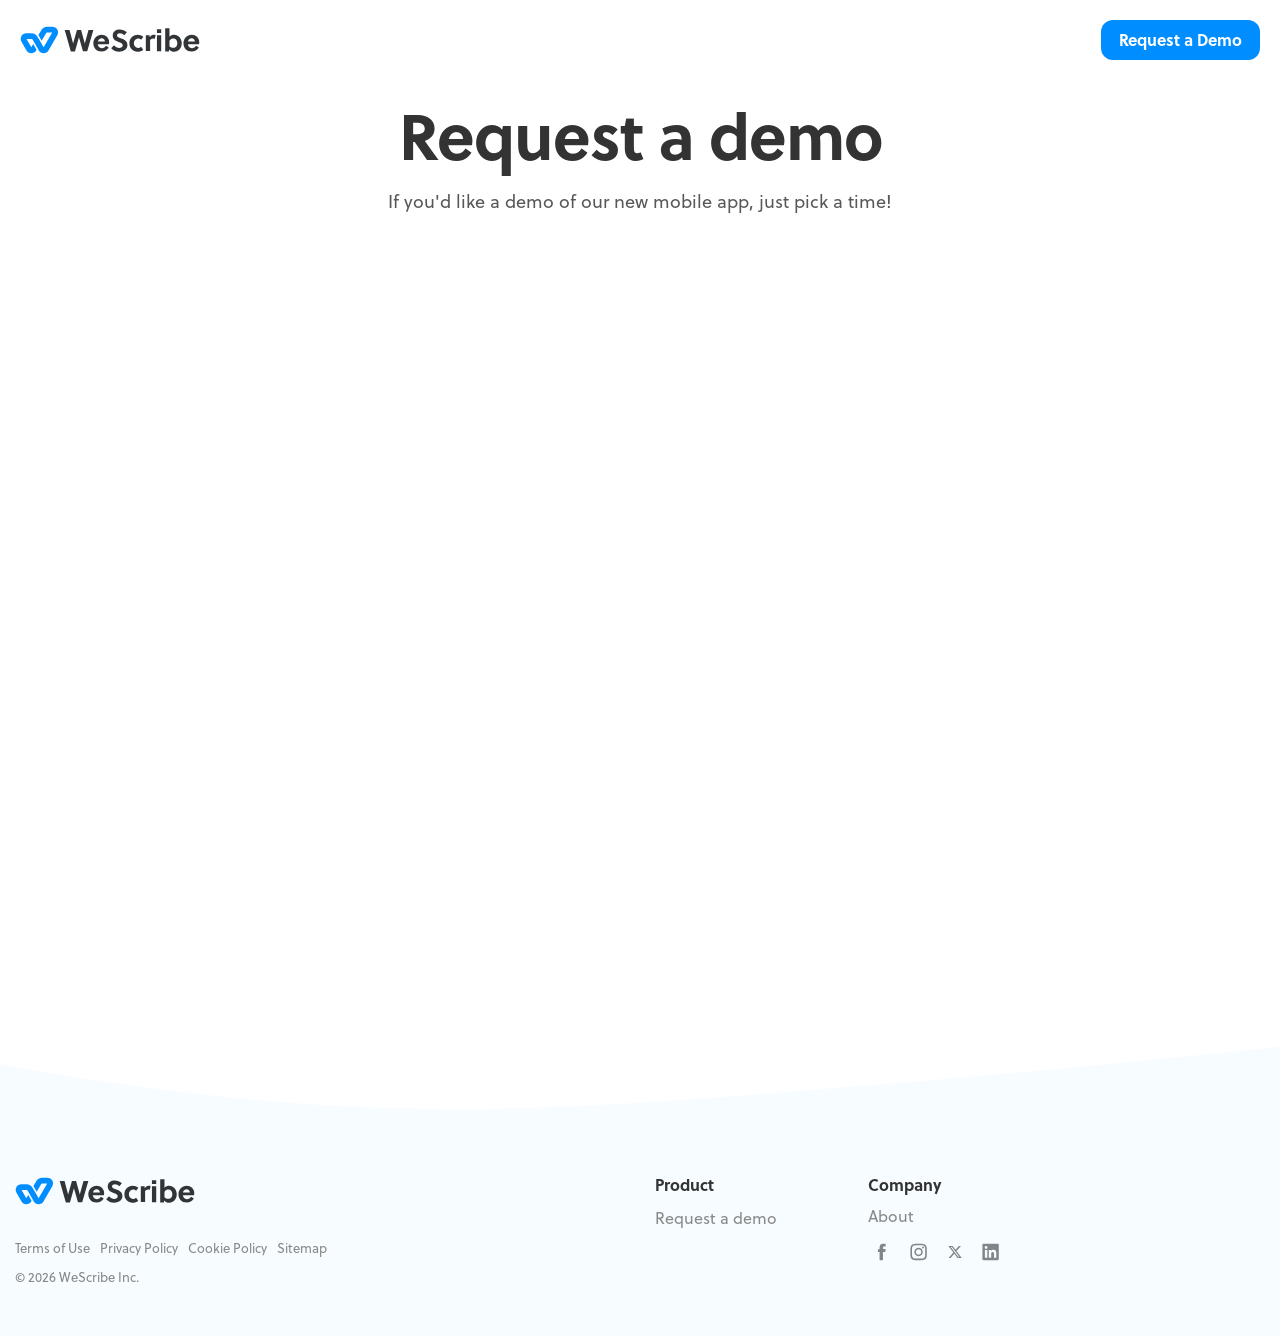
<file: demo/index.html>
<!DOCTYPE html>
<html lang="en-US" id="html">
<head>
  <!-- Google Tag Manager -->
  <script>(function(w,d,s,l,i){w[l]=w[l]||[];w[l].push({'gtm.start':
  new Date().getTime(),event:'gtm.js'});var f=d.getElementsByTagName(s)[0],
  j=d.createElement(s),dl=l!='dataLayer'?'&l='+l:'';j.async=true;j.src=
  'https://www.googletagmanager.com/gtm.js?id='+i+dl;f.parentNode.insertBefore(j,f);
  })(window,document,'script','dataLayer','GTM-MM86872');</script>
  <!-- End Google Tag Manager -->
	<meta charset="UTF-8">
	<meta name="viewport" content="width=device-width, initial-scale=1, shrink-to-fit=no">
  <!--[if IE]><link rel="shortcut icon" href="../wp-content/themes/wescribe-theme/favicon.ico"><![endif]-->
  <link rel="icon" href="../wp-content/themes/wescribe-theme/favicon.png">
  <link rel="apple-touch-icon-precomposed" href="../wp-content/themes/wescribe-theme/apple-touch-icon-precomposed.png">
	<link rel="profile" href="http://gmpg.org/xfn/11">
  <meta name='robots' content='max-image-preview:large' />

	<!-- This site is optimized with the Yoast SEO plugin v15.9 - https://yoast.com/wordpress/plugins/seo/ -->
	<title>Demo - WeScribe</title>
	<meta name="robots" content="index, follow, max-snippet:-1, max-image-preview:large, max-video-preview:-1" />
	<link rel="canonical" href="./index.html" />
	<meta property="og:locale" content="en_US" />
	<meta property="og:type" content="article" />
	<meta property="og:title" content="Demo - WeScribe" />
	<meta property="og:description" content="[...]Read More" />
	<meta property="og:url" content="./index.html" />
	<meta property="og:site_name" content="WeScribe" />
	<meta property="article:publisher" content="https://www.facebook.com/WeScribeHQ/" />
	<meta property="article:modified_time" content="2021-03-04T03:56:17+00:00" />
	<meta property="og:image" content="../wp-content/uploads/2021/02/WeScribe-FacebookPostThumbnail.png" />
	<meta property="og:image:width" content="1200" />
	<meta property="og:image:height" content="628" />
	<meta name="twitter:card" content="summary_large_image" />
	<meta name="twitter:site" content="@wescribehq" />
	<script type="application/ld+json" class="yoast-schema-graph">{"@context":"https://schema.org","@graph":[{"@type":"WebSite","@id":"https://wescribe.com/#website","url":"https://wescribe.com/","name":"WeScribe","description":"Self-healing product knowledge","potentialAction":[{"@type":"SearchAction","target":"https://wescribe.com/?s={search_term_string}","query-input":"required name=search_term_string"}],"inLanguage":"en-US"},{"@type":"WebPage","@id":"https://wescribe.com/demo/#webpage","url":"https://wescribe.com/demo/","name":"Demo - WeScribe","isPartOf":{"@id":"https://wescribe.com/#website"},"datePublished":"2021-03-04T03:56:16+00:00","dateModified":"2021-03-04T03:56:17+00:00","breadcrumb":{"@id":"https://wescribe.com/demo/#breadcrumb"},"inLanguage":"en-US","potentialAction":[{"@type":"ReadAction","target":["https://wescribe.com/demo/"]}]},{"@type":"BreadcrumbList","@id":"https://wescribe.com/demo/#breadcrumb","itemListElement":[{"@type":"ListItem","position":1,"item":{"@type":"WebPage","@id":"https://wescribe.com/","url":"https://wescribe.com/","name":"Home"}},{"@type":"ListItem","position":2,"item":{"@type":"WebPage","@id":"https://wescribe.com/demo/","url":"https://wescribe.com/demo/","name":"Demo"}}]}]}</script>
	<!-- / Yoast SEO plugin. -->


<link rel="alternate" type="application/rss+xml" title="WeScribe &raquo; Feed" href="https://wescribe.com/feed/" />
<link rel="alternate" type="application/rss+xml" title="WeScribe &raquo; Comments Feed" href="https://wescribe.com/comments/feed/" />
<link rel="alternate" title="oEmbed (JSON)" type="application/json+oembed" href="https://wescribe.com/wp-json/oembed/1.0/embed?url=https%3A%2F%2Fwescribe.com%2Fdemo%2F" />
<link rel="alternate" title="oEmbed (XML)" type="text/xml+oembed" href="https://wescribe.com/wp-json/oembed/1.0/embed?url=https%3A%2F%2Fwescribe.com%2Fdemo%2F&#038;format=xml" />
<style id="wp-img-auto-sizes-contain-inline-css">
img:is([sizes=auto i],[sizes^="auto," i]){contain-intrinsic-size:3000px 1500px}
/*# sourceURL=wp-img-auto-sizes-contain-inline-css */
</style>
<style id="wp-emoji-styles-inline-css">

	img.wp-smiley, img.emoji {
		display: inline !important;
		border: none !important;
		box-shadow: none !important;
		height: 1em !important;
		width: 1em !important;
		margin: 0 0.07em !important;
		vertical-align: -0.1em !important;
		background: none !important;
		padding: 0 !important;
	}
/*# sourceURL=wp-emoji-styles-inline-css */
</style>
<style id="wp-block-library-inline-css">
:root{--wp-block-synced-color:#7a00df;--wp-block-synced-color--rgb:122,0,223;--wp-bound-block-color:var(--wp-block-synced-color);--wp-editor-canvas-background:#ddd;--wp-admin-theme-color:#007cba;--wp-admin-theme-color--rgb:0,124,186;--wp-admin-theme-color-darker-10:#006ba1;--wp-admin-theme-color-darker-10--rgb:0,107,160.5;--wp-admin-theme-color-darker-20:#005a87;--wp-admin-theme-color-darker-20--rgb:0,90,135;--wp-admin-border-width-focus:2px}@media (min-resolution:192dpi){:root{--wp-admin-border-width-focus:1.5px}}.wp-element-button{cursor:pointer}:root .has-very-light-gray-background-color{background-color:#eee}:root .has-very-dark-gray-background-color{background-color:#313131}:root .has-very-light-gray-color{color:#eee}:root .has-very-dark-gray-color{color:#313131}:root .has-vivid-green-cyan-to-vivid-cyan-blue-gradient-background{background:linear-gradient(135deg,#00d084,#0693e3)}:root .has-purple-crush-gradient-background{background:linear-gradient(135deg,#34e2e4,#4721fb 50%,#ab1dfe)}:root .has-hazy-dawn-gradient-background{background:linear-gradient(135deg,#faaca8,#dad0ec)}:root .has-subdued-olive-gradient-background{background:linear-gradient(135deg,#fafae1,#67a671)}:root .has-atomic-cream-gradient-background{background:linear-gradient(135deg,#fdd79a,#004a59)}:root .has-nightshade-gradient-background{background:linear-gradient(135deg,#330968,#31cdcf)}:root .has-midnight-gradient-background{background:linear-gradient(135deg,#020381,#2874fc)}:root{--wp--preset--font-size--normal:16px;--wp--preset--font-size--huge:42px}.has-regular-font-size{font-size:1em}.has-larger-font-size{font-size:2.625em}.has-normal-font-size{font-size:var(--wp--preset--font-size--normal)}.has-huge-font-size{font-size:var(--wp--preset--font-size--huge)}:root .has-text-align-center{text-align:center}:root .has-text-align-left{text-align:left}:root .has-text-align-right{text-align:right}.has-fit-text{white-space:nowrap!important}#end-resizable-editor-section{display:none}.aligncenter{clear:both}.items-justified-left{justify-content:flex-start}.items-justified-center{justify-content:center}.items-justified-right{justify-content:flex-end}.items-justified-space-between{justify-content:space-between}.screen-reader-text{word-wrap:normal!important;border:0;clip-path:inset(50%);height:1px;margin:-1px;overflow:hidden;padding:0;position:absolute;width:1px;word-break:normal!important}.screen-reader-text:focus{background-color:#ddd;clip-path:none;color:#444;display:block;font-size:1em;height:auto;left:5px;line-height:normal;padding:15px 23px 14px;text-decoration:none;top:5px;width:auto;z-index:100000}html :where(.has-border-color){border-style:solid}html :where([style^=border-color],[style*=";border-color"],[style*="; border-color"]){border-style:solid}html :where([style^=border-top-color],[style*=";border-top-color"],[style*="; border-top-color"]){border-top-style:solid}html :where([style^=border-right-color],[style*=";border-right-color"],[style*="; border-right-color"]){border-right-style:solid}html :where([style^=border-bottom-color],[style*=";border-bottom-color"],[style*="; border-bottom-color"]){border-bottom-style:solid}html :where([style^=border-left-color],[style*=";border-left-color"],[style*="; border-left-color"]){border-left-style:solid}html :where([style^=border-width],[style*=";border-width"],[style*="; border-width"]){border-style:solid}html :where([style^=border-top-width],[style*=";border-top-width"],[style*="; border-top-width"]){border-top-style:solid}html :where([style^=border-right-width],[style*=";border-right-width"],[style*="; border-right-width"]){border-right-style:solid}html :where([style^=border-bottom-width],[style*=";border-bottom-width"],[style*="; border-bottom-width"]){border-bottom-style:solid}html :where([style^=border-left-width],[style*=";border-left-width"],[style*="; border-left-width"]){border-left-style:solid}html :where(img[class*=wp-image-]){height:auto;max-width:100%}:where(figure){margin:0 0 1em}html :where(.is-position-sticky){--wp-admin--admin-bar--position-offset:var(--wp-admin--admin-bar--height,0px)}@media screen and (max-width:600px){html :where(.is-position-sticky){--wp-admin--admin-bar--position-offset:0px}}

/*# sourceURL=/wp-includes/css/dist/block-library/common.min.css */
</style>
<style id="classic-theme-styles-inline-css">
/*! This file is auto-generated */
.wp-block-button__link{color:#fff;background-color:#32373c;border-radius:9999px;box-shadow:none;text-decoration:none;padding:calc(.667em + 2px) calc(1.333em + 2px);font-size:1.125em}.wp-block-file__button{background:#32373c;color:#fff;text-decoration:none}
/*# sourceURL=/wp-includes/css/classic-themes.min.css */
</style>

<style id="global-styles-inline-css">
:root{--wp--preset--aspect-ratio--square: 1;--wp--preset--aspect-ratio--4-3: 4/3;--wp--preset--aspect-ratio--3-4: 3/4;--wp--preset--aspect-ratio--3-2: 3/2;--wp--preset--aspect-ratio--2-3: 2/3;--wp--preset--aspect-ratio--16-9: 16/9;--wp--preset--aspect-ratio--9-16: 9/16;--wp--preset--color--black: #000000;--wp--preset--color--cyan-bluish-gray: #abb8c3;--wp--preset--color--white: #ffffff;--wp--preset--color--pale-pink: #f78da7;--wp--preset--color--vivid-red: #cf2e2e;--wp--preset--color--luminous-vivid-orange: #ff6900;--wp--preset--color--luminous-vivid-amber: #fcb900;--wp--preset--color--light-green-cyan: #7bdcb5;--wp--preset--color--vivid-green-cyan: #00d084;--wp--preset--color--pale-cyan-blue: #8ed1fc;--wp--preset--color--vivid-cyan-blue: #0693e3;--wp--preset--color--vivid-purple: #9b51e0;--wp--preset--gradient--vivid-cyan-blue-to-vivid-purple: linear-gradient(135deg,rgb(6,147,227) 0%,rgb(155,81,224) 100%);--wp--preset--gradient--light-green-cyan-to-vivid-green-cyan: linear-gradient(135deg,rgb(122,220,180) 0%,rgb(0,208,130) 100%);--wp--preset--gradient--luminous-vivid-amber-to-luminous-vivid-orange: linear-gradient(135deg,rgb(252,185,0) 0%,rgb(255,105,0) 100%);--wp--preset--gradient--luminous-vivid-orange-to-vivid-red: linear-gradient(135deg,rgb(255,105,0) 0%,rgb(207,46,46) 100%);--wp--preset--gradient--very-light-gray-to-cyan-bluish-gray: linear-gradient(135deg,rgb(238,238,238) 0%,rgb(169,184,195) 100%);--wp--preset--gradient--cool-to-warm-spectrum: linear-gradient(135deg,rgb(74,234,220) 0%,rgb(151,120,209) 20%,rgb(207,42,186) 40%,rgb(238,44,130) 60%,rgb(251,105,98) 80%,rgb(254,248,76) 100%);--wp--preset--gradient--blush-light-purple: linear-gradient(135deg,rgb(255,206,236) 0%,rgb(152,150,240) 100%);--wp--preset--gradient--blush-bordeaux: linear-gradient(135deg,rgb(254,205,165) 0%,rgb(254,45,45) 50%,rgb(107,0,62) 100%);--wp--preset--gradient--luminous-dusk: linear-gradient(135deg,rgb(255,203,112) 0%,rgb(199,81,192) 50%,rgb(65,88,208) 100%);--wp--preset--gradient--pale-ocean: linear-gradient(135deg,rgb(255,245,203) 0%,rgb(182,227,212) 50%,rgb(51,167,181) 100%);--wp--preset--gradient--electric-grass: linear-gradient(135deg,rgb(202,248,128) 0%,rgb(113,206,126) 100%);--wp--preset--gradient--midnight: linear-gradient(135deg,rgb(2,3,129) 0%,rgb(40,116,252) 100%);--wp--preset--font-size--small: 13px;--wp--preset--font-size--medium: 20px;--wp--preset--font-size--large: 36px;--wp--preset--font-size--x-large: 42px;--wp--preset--spacing--20: 0.44rem;--wp--preset--spacing--30: 0.67rem;--wp--preset--spacing--40: 1rem;--wp--preset--spacing--50: 1.5rem;--wp--preset--spacing--60: 2.25rem;--wp--preset--spacing--70: 3.38rem;--wp--preset--spacing--80: 5.06rem;--wp--preset--shadow--natural: 6px 6px 9px rgba(0, 0, 0, 0.2);--wp--preset--shadow--deep: 12px 12px 50px rgba(0, 0, 0, 0.4);--wp--preset--shadow--sharp: 6px 6px 0px rgba(0, 0, 0, 0.2);--wp--preset--shadow--outlined: 6px 6px 0px -3px rgb(255, 255, 255), 6px 6px rgb(0, 0, 0);--wp--preset--shadow--crisp: 6px 6px 0px rgb(0, 0, 0);}.wp-block-button{--wp--preset--dimension--25: 25%;--wp--preset--dimension--50: 50%;--wp--preset--dimension--75: 75%;--wp--preset--dimension--100: 100%;}:where(body) { margin: 0; }:where(.is-layout-flex){gap: 0.5em;}:where(.is-layout-grid){gap: 0.5em;}body .is-layout-flex{display: flex;}.is-layout-flex{flex-wrap: wrap;align-items: center;}.is-layout-flex > :is(*, div){margin: 0;}body .is-layout-grid{display: grid;}.is-layout-grid > :is(*, div){margin: 0;}body{padding-top: 0px;padding-right: 0px;padding-bottom: 0px;padding-left: 0px;}:root :where(.wp-element-button, .wp-block-button__link){background-color: #32373c;border-width: 0;color: #fff;font-family: inherit;font-size: inherit;font-style: inherit;font-weight: inherit;letter-spacing: inherit;line-height: inherit;padding-top: calc(0.667em + 2px);padding-right: calc(1.333em + 2px);padding-bottom: calc(0.667em + 2px);padding-left: calc(1.333em + 2px);text-decoration: none;text-transform: inherit;}.has-black-color{color: var(--wp--preset--color--black) !important;}.has-cyan-bluish-gray-color{color: var(--wp--preset--color--cyan-bluish-gray) !important;}.has-white-color{color: var(--wp--preset--color--white) !important;}.has-pale-pink-color{color: var(--wp--preset--color--pale-pink) !important;}.has-vivid-red-color{color: var(--wp--preset--color--vivid-red) !important;}.has-luminous-vivid-orange-color{color: var(--wp--preset--color--luminous-vivid-orange) !important;}.has-luminous-vivid-amber-color{color: var(--wp--preset--color--luminous-vivid-amber) !important;}.has-light-green-cyan-color{color: var(--wp--preset--color--light-green-cyan) !important;}.has-vivid-green-cyan-color{color: var(--wp--preset--color--vivid-green-cyan) !important;}.has-pale-cyan-blue-color{color: var(--wp--preset--color--pale-cyan-blue) !important;}.has-vivid-cyan-blue-color{color: var(--wp--preset--color--vivid-cyan-blue) !important;}.has-vivid-purple-color{color: var(--wp--preset--color--vivid-purple) !important;}.has-black-background-color{background-color: var(--wp--preset--color--black) !important;}.has-cyan-bluish-gray-background-color{background-color: var(--wp--preset--color--cyan-bluish-gray) !important;}.has-white-background-color{background-color: var(--wp--preset--color--white) !important;}.has-pale-pink-background-color{background-color: var(--wp--preset--color--pale-pink) !important;}.has-vivid-red-background-color{background-color: var(--wp--preset--color--vivid-red) !important;}.has-luminous-vivid-orange-background-color{background-color: var(--wp--preset--color--luminous-vivid-orange) !important;}.has-luminous-vivid-amber-background-color{background-color: var(--wp--preset--color--luminous-vivid-amber) !important;}.has-light-green-cyan-background-color{background-color: var(--wp--preset--color--light-green-cyan) !important;}.has-vivid-green-cyan-background-color{background-color: var(--wp--preset--color--vivid-green-cyan) !important;}.has-pale-cyan-blue-background-color{background-color: var(--wp--preset--color--pale-cyan-blue) !important;}.has-vivid-cyan-blue-background-color{background-color: var(--wp--preset--color--vivid-cyan-blue) !important;}.has-vivid-purple-background-color{background-color: var(--wp--preset--color--vivid-purple) !important;}.has-black-border-color{border-color: var(--wp--preset--color--black) !important;}.has-cyan-bluish-gray-border-color{border-color: var(--wp--preset--color--cyan-bluish-gray) !important;}.has-white-border-color{border-color: var(--wp--preset--color--white) !important;}.has-pale-pink-border-color{border-color: var(--wp--preset--color--pale-pink) !important;}.has-vivid-red-border-color{border-color: var(--wp--preset--color--vivid-red) !important;}.has-luminous-vivid-orange-border-color{border-color: var(--wp--preset--color--luminous-vivid-orange) !important;}.has-luminous-vivid-amber-border-color{border-color: var(--wp--preset--color--luminous-vivid-amber) !important;}.has-light-green-cyan-border-color{border-color: var(--wp--preset--color--light-green-cyan) !important;}.has-vivid-green-cyan-border-color{border-color: var(--wp--preset--color--vivid-green-cyan) !important;}.has-pale-cyan-blue-border-color{border-color: var(--wp--preset--color--pale-cyan-blue) !important;}.has-vivid-cyan-blue-border-color{border-color: var(--wp--preset--color--vivid-cyan-blue) !important;}.has-vivid-purple-border-color{border-color: var(--wp--preset--color--vivid-purple) !important;}.has-vivid-cyan-blue-to-vivid-purple-gradient-background{background: var(--wp--preset--gradient--vivid-cyan-blue-to-vivid-purple) !important;}.has-light-green-cyan-to-vivid-green-cyan-gradient-background{background: var(--wp--preset--gradient--light-green-cyan-to-vivid-green-cyan) !important;}.has-luminous-vivid-amber-to-luminous-vivid-orange-gradient-background{background: var(--wp--preset--gradient--luminous-vivid-amber-to-luminous-vivid-orange) !important;}.has-luminous-vivid-orange-to-vivid-red-gradient-background{background: var(--wp--preset--gradient--luminous-vivid-orange-to-vivid-red) !important;}.has-very-light-gray-to-cyan-bluish-gray-gradient-background{background: var(--wp--preset--gradient--very-light-gray-to-cyan-bluish-gray) !important;}.has-cool-to-warm-spectrum-gradient-background{background: var(--wp--preset--gradient--cool-to-warm-spectrum) !important;}.has-blush-light-purple-gradient-background{background: var(--wp--preset--gradient--blush-light-purple) !important;}.has-blush-bordeaux-gradient-background{background: var(--wp--preset--gradient--blush-bordeaux) !important;}.has-luminous-dusk-gradient-background{background: var(--wp--preset--gradient--luminous-dusk) !important;}.has-pale-ocean-gradient-background{background: var(--wp--preset--gradient--pale-ocean) !important;}.has-electric-grass-gradient-background{background: var(--wp--preset--gradient--electric-grass) !important;}.has-midnight-gradient-background{background: var(--wp--preset--gradient--midnight) !important;}.has-small-font-size{font-size: var(--wp--preset--font-size--small) !important;}.has-medium-font-size{font-size: var(--wp--preset--font-size--medium) !important;}.has-large-font-size{font-size: var(--wp--preset--font-size--large) !important;}.has-x-large-font-size{font-size: var(--wp--preset--font-size--x-large) !important;}
/*# sourceURL=global-styles-inline-css */
</style>

<link rel='stylesheet' id='arve-main-css' href='../wp-content/plugins/advanced-responsive-video-embedder/build/main.0527fdb8.css' media='all' />
<link rel='stylesheet' id='contact-form-7-css' href='../wp-content/plugins/contact-form-7/includes/css/styles.9b154629.css' media='all' />
<link rel='stylesheet' id='understrap-styles-css' href='../wp-content/themes/wescribe-theme/css/theme.min.dc6bc80a.css' media='all' />
<script id="wp-polyfill-js" src="../wp-includes/js/dist/vendor/wp-polyfill.min.de570700.js"></script>
<script async="async" id="arve-main-js" src="../wp-content/plugins/advanced-responsive-video-embedder/build/main.0527fdb8.js"></script>
<script id="jquery-core-js" src="../wp-includes/js/jquery/jquery.min.42f31d5c.js"></script>
<script id="jquery-migrate-js" src="../wp-includes/js/jquery/jquery-migrate.min.6b8fc336.js"></script>
<link rel="https://api.w.org/" href="https://wescribe.com/wp-json/" /><link rel="alternate" title="JSON" type="application/json" href="https://wescribe.com/wp-json/wp/v2/pages/104" /><link rel="EditURI" type="application/rsd+xml" title="RSD" href="https://wescribe.com/xmlrpc.php?rsd" />
<meta name="generator" content="WordPress 7.1.3" />
<link rel='shortlink' href='../index.html' />
<meta name="mobile-web-app-capable" content="yes">
<meta name="apple-mobile-web-app-capable" content="yes">
<meta name="apple-mobile-web-app-title" content="WeScribe - Self-healing product knowledge">
<meta name="generator" content="Powered by WPBakery Page Builder - drag and drop page builder for WordPress."/>
<noscript><style> .wpb_animate_when_almost_visible { opacity: 1; }</style></noscript>  <link rel="stylesheet" href="../assets/external/use.typekit.net/sei1mdv.css">
</head>

<body class="wp-singular page-template page-template-page-templates page-template-demo page-template-page-templatesdemo-php page page-id-104 wp-embed-responsive wp-theme-wescribe-theme wpb-js-composer js-comp-ver-6.2.0 vc_responsive" itemscope itemtype="http://schema.org/WebSite">
<!-- Google Tag Manager (noscript) -->
<noscript><iframe src="https://www.googletagmanager.com/ns.html?id=GTM-MM86872"
height="0" width="0" style="display:none;visibility:hidden"></iframe></noscript>
<!-- End Google Tag Manager (noscript) -->
<div class="site" id="page">

	<!-- ******************* The Navbar Area ******************* -->
	<header id="wrapper-navbar">

		<a class="skip-link sr-only sr-only-focusable" href="./index.html#content">Skip to content</a>

		<div id="main-nav" class="navbar navbar-expand-md navbar-light" aria-labelledby="main-nav-label">

			<h2 id="main-nav-label" class="sr-only">
				Main Navigation			</h2>

      
          
            <h2 class="logo">
              <a rel="home" href="../index.html" title="WeScribe" itemprop="url">
              <svg version="1.1" id="Layer_1"  x="0px" y="0px" viewBox="0 0 200 40" style="enable-background:new 0 0 200 40;" xml:space="preserve">
                  <title>WeScribe</title>
                  <style type="text/css">
                    .st0{fill:#323538;}
                    .st1{fill:#008DFF;}
                  </style>
                  <g>
                    <g>
                      <path class="st0" d="M71.99,23.96L71.99,23.96l4.12-15.21h5.39l-6.81,23.76h-4.75L65.5,16.99l0,0l-4.44,15.68h-4.59L49.66,8.75
                        h5.39L59,23.96l0,0l4.28-15.21h4.59L71.99,23.96z"/>
                    </g>
                    <g>
                      <path class="st0" d="M86.41,24.75c0.32,2.38,1.9,4.28,4.44,4.28c2.38,0,3.49-0.95,4.59-2.69l3.17,2.06
                        c-2.06,3.01-4.28,4.44-8.08,4.44c-5.39,0-9.03-3.8-9.03-9.19s3.96-9.5,9.03-9.5c4.91,0,8.55,3.49,8.55,8.24
                        c0,0.79-0.16,1.58-0.32,2.22H86.41V24.75z M94.33,21.58c-0.16-2.06-1.58-3.49-3.49-3.49c-2.38,0-3.64,1.43-4.12,3.49H94.33z"/>
                    </g>
                    <g>
                      <path class="st0" d="M110.96,12.55c-1.58,0-3.17,0.79-3.17,2.38c0,1.9,2.22,2.38,4.12,3.01c3.49,1.11,7.45,2.69,7.45,7.6
                        c0,5.23-4.91,7.45-9.03,7.45c-3.64,0-6.49-1.43-9.03-3.96l3.17-3.17c1.9,1.9,3.49,3.01,5.86,3.01c1.9,0,3.8-0.95,3.8-3.01
                        s-2.22-2.85-4.59-3.64c-3.17-1.11-6.49-2.53-6.49-7.13s3.8-6.65,7.76-6.65c3.01,0,5.39,0.95,7.92,2.85l-2.85,3.49
                        C114.61,13.51,112.86,12.55,110.96,12.55z"/>
                    </g>
                    <g>
                      <path class="st0" d="M136.94,30.77c-1.74,1.58-3.8,2.22-6.34,2.22c-5.23,0-9.03-3.8-9.03-9.35c0-5.23,3.8-9.35,9.19-9.35
                        c2.38,0,4.59,0.79,6.34,2.22l-2.53,3.33c-0.95-0.95-2.06-1.43-3.49-1.43c-2.69,0-4.59,2.38-4.59,5.23c0,3.01,2.06,5.23,4.59,5.23
                        c1.27,0,2.38-0.32,3.49-1.43L136.94,30.77z"/>
                    </g>
                    <g>
                      <path class="st0" d="M144.23,16.99c0.95-1.58,2.38-2.85,4.12-2.85c0.95,0,1.74,0.16,2.38,0.48l-1.11,4.28
                        c-0.48-0.32-1.11-0.48-1.74-0.48c-1.43,0-2.69,0.79-3.33,1.9v12.04h-4.75V14.61h4.12L144.23,16.99z"/>
                    </g>
                    <g>
                      <path class="st0" d="M152.15,12.24V8.12h4.75v4.12H152.15z M152.15,32.51v-17.9h4.75v17.9H152.15z"/>
                    </g>
                    <g>
                      <path class="st0" d="M166.09,7.01v9.5c1.27-1.58,3.49-2.22,5.23-2.22c4.75,0,8.4,4.28,8.4,9.35s-3.49,9.35-8.4,9.35
                        c-1.9,0-4.28-0.63-5.54-2.53l-0.32,2.22h-4.12V7.01H166.09z M166.09,26.81c1.27,1.43,2.53,1.9,4.12,1.9
                        c3.17,0,4.59-2.69,4.59-5.23c0-2.69-1.74-5.07-4.44-5.07c-1.58,0-3.17,0.63-4.28,2.38V26.81z"/>
                    </g>
                    <g>
                      <path class="st0" d="M186.53,24.75c0.32,2.38,1.9,4.28,4.44,4.28c2.38,0,3.49-0.95,4.59-2.69l3.17,2.06
                        c-2.06,3.01-4.28,4.44-8.08,4.44c-5.39,0-9.03-3.8-9.03-9.19s3.96-9.5,9.03-9.5c4.91,0,8.55,3.49,8.55,8.24
                        c0,0.79-0.16,1.58-0.32,2.22h-12.36V24.75z M194.29,21.58c-0.16-2.06-1.58-3.49-3.49-3.49c-2.38,0-3.64,1.43-4.12,3.49H194.29z"/>
                    </g>
                  </g>
                  <path class="st1" d="M41.42,8.46c-1.12-1.93-3.12-3.09-5.35-3.09h-6.01c-2.64,0-5.1,1.42-6.42,3.71l-3.16,5.4l3.65,6.33l4.99-8.56v0
                    c0.19-0.33,0.55-0.54,0.94-0.54h5.74l-9.54,16.42l-3.18-5.51v0l-3.66-6.33l0.04-0.08l-0.04,0.08C18.1,14,15.64,12.58,13,12.58H6.99
                    c-2.23,0-4.23,1.16-5.35,3.09c-1.12,1.94-1.12,4.24,0,6.18l5.59,9.69c1.12,1.94,3.12,3.09,5.35,3.09s4.24-1.15,5.35-3.09l0.44-0.77
                    l-3.66-6.33l-2.13,3.7l-5.32-9.22H13c0.39,0,0.74,0.21,0.94,0.54l1.83,3.17l3.66,6.34l1.49,2.58c1.12,1.93,3.12,3.09,5.35,3.09
                    c2.23,0,4.24-1.15,5.35-3.09l9.81-16.89C42.54,12.71,42.54,10.4,41.42,8.46z"/>
                </svg>
              </a>
            </h2>

          
        <div id="mobile-nav-toggle">
          <button class="hamburger hamburger--squeeze is-inactive" type="button">
            <span class="hamburger-box">
              <span class="hamburger-inner"></span>
            </span>
          </button>
        </div>

        <div id="navbarNavDropdown" class="collapse navbar-collapse">
				<!-- The WordPress Menu goes here -->
				        <ul class="auth-btns small-screen">
          
                <li class="hide">
                  <a href="https://app.wescribe.com/login" class="btn">Login</a>
                </li>
                <li class="hide">
                  <a href="https://app.wescribe.com/signup" class="btn">Signup</a>
                </li>
                <li>
                  <a href="./index.html" class="btn">Request a Demo</a>
                </li>
                      </ul>
      </div>
      
      <ul class="auth-btns large-screen">
        
              <li class="hide">
                <a href="https://app.wescribe.com/login" class="btn">Login</a>
              </li>
              <li class="hide">
                <a href="https://app.wescribe.com/signup" class="btn">Signup</a>
              </li>
              <li>
                  <a href="./index.html" class="btn">Request a Demo</a>
                </li>
                  </ul>

    </div><!-- .site-navigation -->

  </header><!-- #wrapper-navbar end -->

  <div id="mobile-navigation">
    <div class="mobile-navigation-content">
      <nav>
                <ul>
          <li><a href="https://app.wescribe.com/login" class="btn btn-medium btn-primary-outline">Login</a></li>
          <li><a href="https://app.wescribe.com/signup" class="btn btn-medium btn-primary">Signup</a></li>
        </ul>
      </nav>
    </div>
  </div>

<div class="wrapper" id="page-wrapper">

  <div class="demo-hero">
    <div class="container-fluid" style="position: relative;">
      <div class="row hero-row">

        <div class="col-md-12">
          <div class="center-text">
            <h1 class="h2 mt-3">
              Request a demo
            </h1>
            <p class="mb-5">If you'd like a demo of our new mobile app, just pick a time!</p>
            <!-- Start of Meetings Embed Script -->
              <div class="meetings-iframe-container" data-src="https://meetings.hubspot.com/peter747?embed=true"></div>
              <script type="text/javascript" src="../assets/external/static.hsappstatic.net/MeetingsEmbed/ex/MeetingsEmbedCode.js"></script>
            <!-- End of Meetings Embed Script -->
          </div>
        </div>

      </div>
    </div>
  </div>

</div><!-- #page-wrapper -->


<div class="pre-footer-cta hide">
  <div class="container-fluid">
    <div class="row">
      <div class="col-12">
          <div class="team-emojis">
            <div class="emoji one">🙋🏻</div>
            <div class="emoji two">🙌</div>
            <div class="emoji three">🙋🏾‍♀️</div>
          </div>
          <h3 class="mb-4">Try WeScribe with your team</h3>
          <a href="https://app.wescribe.com/signup" class="btn btn-large">Start your free account</a>
      </div>
    </div>
  </div>
</div>

<footer>
  <div class="container-fluid">
    <div class="row">
      <div class="col-12 col-md-6 order-md-last">
        <div class="row">
          <div class="col-4 footer-nav-col">
            <div class="nav-heading">Product</div>
            <ul>
              <li><a href="./index.html" class="hide">Features</a></li>
              <li class="hide"><a href="../pricing/index.html">Pricing</a></li>
              <li><a href="./index.html">Request a demo</a></li>
            </ul>
          </div>

          <div class="col-4 footer-nav-col">
            <div class="nav-heading">Company</div>
            <ul>
              <li><a href="../about/index.html">About</a></li>
              <li>
                <ul class="social">
                  <li><a href="https://facebook.com/wescribehq" class="facebook" target="_blank" onClick="_gaq.push([‘_trackEvent’, ‘Footer Social’, ‘click’, ‘Facebook’, ‘0’]);">Facebook</a></li>
                  <li><a href="https://instagram.com/wescribehq" class="instagram" target="_blank" onClick="_gaq.push([‘_trackEvent’, ‘Footer Social’, ‘click’, ‘Instagram’, ‘0’]);">Instagram</a></li>
                  <li><a href="https://x.com/wescribehq" class="twitter" target="_blank" onClick="_gaq.push([‘_trackEvent’, ‘Footer Social’, ‘click’, ‘X’, ‘0’]);">X</a></li>
                  <li><a href="https://www.linkedin.com/company/wescribehq/" class="linkedin" target="_blank" onClick="_gaq.push([‘_trackEvent’, ‘Footer Social’, ‘click’, ‘LinkedIn’, ‘0’]);">LinkedIn</a></li>
                </ul>
              </li>
            </ul>

          </div>
        </div>
      </div>
      <div class="col-12 col-md-6">
        <svg version="1.1" id="footer-logo"  x="0px" y="0px" viewBox="0 0 200 40" style="enable-background:new 0 0 200 40;" xml:space="preserve">
          <title>WeScribe</title>
          <style type="text/css">
            .st0{fill:#323538;}
            .st1{fill:#008DFF;}
          </style>
          <g>
            <g>
              <path class="st0" d="M71.99,23.96L71.99,23.96l4.12-15.21h5.39l-6.81,23.76h-4.75L65.5,16.99l0,0l-4.44,15.68h-4.59L49.66,8.75
                h5.39L59,23.96l0,0l4.28-15.21h4.59L71.99,23.96z"/>
            </g>
            <g>
              <path class="st0" d="M86.41,24.75c0.32,2.38,1.9,4.28,4.44,4.28c2.38,0,3.49-0.95,4.59-2.69l3.17,2.06
                c-2.06,3.01-4.28,4.44-8.08,4.44c-5.39,0-9.03-3.8-9.03-9.19s3.96-9.5,9.03-9.5c4.91,0,8.55,3.49,8.55,8.24
                c0,0.79-0.16,1.58-0.32,2.22H86.41V24.75z M94.33,21.58c-0.16-2.06-1.58-3.49-3.49-3.49c-2.38,0-3.64,1.43-4.12,3.49H94.33z"/>
            </g>
            <g>
              <path class="st0" d="M110.96,12.55c-1.58,0-3.17,0.79-3.17,2.38c0,1.9,2.22,2.38,4.12,3.01c3.49,1.11,7.45,2.69,7.45,7.6
                c0,5.23-4.91,7.45-9.03,7.45c-3.64,0-6.49-1.43-9.03-3.96l3.17-3.17c1.9,1.9,3.49,3.01,5.86,3.01c1.9,0,3.8-0.95,3.8-3.01
                s-2.22-2.85-4.59-3.64c-3.17-1.11-6.49-2.53-6.49-7.13s3.8-6.65,7.76-6.65c3.01,0,5.39,0.95,7.92,2.85l-2.85,3.49
                C114.61,13.51,112.86,12.55,110.96,12.55z"/>
            </g>
            <g>
              <path class="st0" d="M136.94,30.77c-1.74,1.58-3.8,2.22-6.34,2.22c-5.23,0-9.03-3.8-9.03-9.35c0-5.23,3.8-9.35,9.19-9.35
                c2.38,0,4.59,0.79,6.34,2.22l-2.53,3.33c-0.95-0.95-2.06-1.43-3.49-1.43c-2.69,0-4.59,2.38-4.59,5.23c0,3.01,2.06,5.23,4.59,5.23
                c1.27,0,2.38-0.32,3.49-1.43L136.94,30.77z"/>
            </g>
            <g>
              <path class="st0" d="M144.23,16.99c0.95-1.58,2.38-2.85,4.12-2.85c0.95,0,1.74,0.16,2.38,0.48l-1.11,4.28
                c-0.48-0.32-1.11-0.48-1.74-0.48c-1.43,0-2.69,0.79-3.33,1.9v12.04h-4.75V14.61h4.12L144.23,16.99z"/>
            </g>
            <g>
              <path class="st0" d="M152.15,12.24V8.12h4.75v4.12H152.15z M152.15,32.51v-17.9h4.75v17.9H152.15z"/>
            </g>
            <g>
              <path class="st0" d="M166.09,7.01v9.5c1.27-1.58,3.49-2.22,5.23-2.22c4.75,0,8.4,4.28,8.4,9.35s-3.49,9.35-8.4,9.35
                c-1.9,0-4.28-0.63-5.54-2.53l-0.32,2.22h-4.12V7.01H166.09z M166.09,26.81c1.27,1.43,2.53,1.9,4.12,1.9
                c3.17,0,4.59-2.69,4.59-5.23c0-2.69-1.74-5.07-4.44-5.07c-1.58,0-3.17,0.63-4.28,2.38V26.81z"/>
            </g>
            <g>
              <path class="st0" d="M186.53,24.75c0.32,2.38,1.9,4.28,4.44,4.28c2.38,0,3.49-0.95,4.59-2.69l3.17,2.06
                c-2.06,3.01-4.28,4.44-8.08,4.44c-5.39,0-9.03-3.8-9.03-9.19s3.96-9.5,9.03-9.5c4.91,0,8.55,3.49,8.55,8.24
                c0,0.79-0.16,1.58-0.32,2.22h-12.36V24.75z M194.29,21.58c-0.16-2.06-1.58-3.49-3.49-3.49c-2.38,0-3.64,1.43-4.12,3.49H194.29z"/>
            </g>
          </g>
          <path class="st1" d="M41.42,8.46c-1.12-1.93-3.12-3.09-5.35-3.09h-6.01c-2.64,0-5.1,1.42-6.42,3.71l-3.16,5.4l3.65,6.33l4.99-8.56v0
            c0.19-0.33,0.55-0.54,0.94-0.54h5.74l-9.54,16.42l-3.18-5.51v0l-3.66-6.33l0.04-0.08l-0.04,0.08C18.1,14,15.64,12.58,13,12.58H6.99
            c-2.23,0-4.23,1.16-5.35,3.09c-1.12,1.94-1.12,4.24,0,6.18l5.59,9.69c1.12,1.94,3.12,3.09,5.35,3.09s4.24-1.15,5.35-3.09l0.44-0.77
            l-3.66-6.33l-2.13,3.7l-5.32-9.22H13c0.39,0,0.74,0.21,0.94,0.54l1.83,3.17l3.66,6.34l1.49,2.58c1.12,1.93,3.12,3.09,5.35,3.09
            c2.23,0,4.24-1.15,5.35-3.09l9.81-16.89C42.54,12.71,42.54,10.4,41.42,8.46z"/>
        </svg>
        <ul class="legal-terms">
          <li><a href="../terms-of-use/index.html">Terms of Use</a></li>
          <li><a href="../privacy-policy/index.html">Privacy Policy</a></li>
          <li><a href="../cookie-policy/index.html">Cookie Policy</a></li>
          <li><a href="../sitemap/index.html">Sitemap</a></li>
        </ul>
        <div class="copyright">&copy; 2026 WeScribe Inc.</div>
      </div>
      </div>
    </div>
  </div>
</div>

</footer>

</div><!-- wrapper end -->

</div><!-- #page we need this extra closing tag here -->

<script type="speculationrules">
{"prefetch":[{"source":"document","where":{"and":[{"href_matches":"/*"},{"not":{"href_matches":["/wp-*.php","/wp-admin/*","/wp-content/uploads/*","/wp-content/*","/wp-content/plugins/*","/wp-content/themes/wescribe-theme/*","/*\\?(.+)"]}},{"not":{"selector_matches":"a[rel~=\"nofollow\"]"}},{"not":{"selector_matches":".no-prefetch, .no-prefetch a"}}]},"eagerness":"conservative"}]}
</script>
<script id="wp-hooks-js" src="../wp-includes/js/dist/hooks.min.a45b6de2.js"></script>
<script id="wp-i18n-js" src="../wp-includes/js/dist/i18n.min.56159663.js"></script>
<script id="wp-i18n-js-after">
wp.i18n.setLocaleData( { 'text direction\u0004ltr': [ 'ltr' ] } );
//# sourceURL=wp-i18n-js-after
</script>
<script id="wp-private-apis-js" src="../wp-includes/js/dist/private-apis.min.e90a0c37.js"></script>
<script id="wp-url-js" src="../wp-includes/js/dist/url.min.a9395e6f.js"></script>
<script id="wp-api-fetch-js" src="../wp-includes/js/dist/api-fetch.min.868a95d3.js"></script>
<script id="wp-api-fetch-js-after">
wp.apiFetch.use( wp.apiFetch.createRootURLMiddleware( "https://wescribe.com/wp-json/" ) );
wp.apiFetch.nonceMiddleware = wp.apiFetch.createNonceMiddleware( "e716a8a793" );
wp.apiFetch.use( wp.apiFetch.nonceMiddleware );
wp.apiFetch.use( wp.apiFetch.mediaUploadMiddleware );
wp.apiFetch.nonceEndpoint = "https://wescribe.com/wp-admin/admin-ajax.php?action=rest-nonce";
//# sourceURL=wp-api-fetch-js-after
</script>
<script id="contact-form-7-js-extra">
var wpcf7 = [];
//# sourceURL=contact-form-7-js-extra
</script>
<script id="contact-form-7-js" src="../wp-content/plugins/contact-form-7/includes/js/index.9b154629.js"></script>
<script id="understrap-scripts-js" src="../wp-content/themes/wescribe-theme/js/theme.min.9eede578.js"></script>
<script id="wp-emoji-settings" type="application/json">
{"baseUrl":"https://s.w.org/images/core/emoji/17.0.2/72x72/","ext":".png","svgUrl":"https://s.w.org/images/core/emoji/17.0.2/svg/","svgExt":".svg","source":{"concatemoji":"https://wescribe.com/wp-includes/js/wp-emoji-release.min.js?ver=7.1.3"}}
</script>
<script type="module">
/*! This file is auto-generated */
var e="script#wp-emoji-settings",t=document.querySelector(e);if(!(t instanceof HTMLScriptElement))throw new Error("Element missing: "+e);const r=JSON.parse(t.text),s=(window._wpemojiSettings=r,"wpEmojiSettingsSupports"),o=["flag","emoji"];function i(e){try{var t={supportTests:e,timestamp:(new Date).valueOf()};sessionStorage.setItem(s,JSON.stringify(t))}catch(e){}}function c(e,t,n){e.clearRect(0,0,e.canvas.width,e.canvas.height),e.fillText(t,0,0);t=new Uint32Array(e.getImageData(0,0,e.canvas.width,e.canvas.height).data);e.clearRect(0,0,e.canvas.width,e.canvas.height),e.fillText(n,0,0);const r=new Uint32Array(e.getImageData(0,0,e.canvas.width,e.canvas.height).data);return t.every((e,t)=>e===r[t])}function p(e,t){e.clearRect(0,0,e.canvas.width,e.canvas.height),e.fillText(t,0,0);var n=e.getImageData(16,16,1,1);for(let e=0;e<n.data.length;e++)if(0!==n.data[e])return!1;return!0}function u(e,t,n,r){switch(t){case"flag":return n(e,"\ud83c\udff3\ufe0f\u200d\u26a7\ufe0f","\ud83c\udff3\ufe0f\u200b\u26a7\ufe0f")?!1:!n(e,"\ud83c\udde8\ud83c\uddf6","\ud83c\udde8\u200b\ud83c\uddf6")&&!n(e,"\ud83c\udff4\udb40\udc67\udb40\udc62\udb40\udc65\udb40\udc6e\udb40\udc67\udb40\udc7f","\ud83c\udff4\u200b\udb40\udc67\u200b\udb40\udc62\u200b\udb40\udc65\u200b\udb40\udc6e\u200b\udb40\udc67\u200b\udb40\udc7f");case"emoji":return!r(e,"\ud83e\u1fac8")}return!1}function f(e,t,n,r){let a;const s=(a="undefined"!=typeof WorkerGlobalScope&&self instanceof WorkerGlobalScope?new OffscreenCanvas(300,150):document.createElement("canvas")).getContext("2d",{willReadFrequently:!0}),o=(s.textBaseline="top",s.font="600 32px Arial",{});return e.forEach(e=>{o[e]=t(s,e,n,r)}),o}function a(e){var t=document.createElement("script");t.src=e,t.defer=!0,document.head.appendChild(t)}r.supports={everything:!0,everythingExceptFlag:!0},new Promise(t=>{let n=function(){try{var e=JSON.parse(sessionStorage.getItem(s));if("object"==typeof e&&"number"==typeof e.timestamp&&(new Date).valueOf()<e.timestamp+604800&&"object"==typeof e.supportTests)return e.supportTests}catch(e){}return null}();if(!n){if("undefined"!=typeof Worker&&"undefined"!=typeof OffscreenCanvas&&"undefined"!=typeof URL&&URL.createObjectURL&&"undefined"!=typeof Blob)try{var e="postMessage("+f.toString()+"("+[JSON.stringify(o),u.toString(),c.toString(),p.toString()].join(",")+"));",r=new Blob([e],{type:"text/javascript"});const a=new Worker(URL.createObjectURL(r),{name:"wpTestEmojiSupports"});return void(a.onmessage=e=>{i(n=e.data),a.terminate(),t(n)})}catch(e){}i(n=f(o,u,c,p))}t(n)}).then(e=>{for(const n in e)r.supports[n]=e[n],r.supports.everything=r.supports.everything&&r.supports[n],"flag"!==n&&(r.supports.everythingExceptFlag=r.supports.everythingExceptFlag&&r.supports[n]);var t;r.supports.everythingExceptFlag=r.supports.everythingExceptFlag&&!r.supports.flag,r.supports.everything||((t=r.source||{}).concatemoji?a(t.concatemoji):t.wpemoji&&t.twemoji&&(a(t.twemoji),a(t.wpemoji)))});
//# sourceURL=https://wescribe.com/wp-includes/js/wp-emoji-loader.min.js
</script>

<script src="../assets/external/ajax.googleapis.com/ajax/libs/jquery/3.4.1/jquery.min.js"></script>
<script src="../wp-content/themes/wescribe-theme/js/lazyload.min.js"></script>
<script>
  var lazyLoadInstance = new LazyLoad({
    elements_selector: ".lazy"
  });
</script>
<script src="../wp-content/themes/wescribe-theme/js/wescribe.js"></script>
<script type="text/javascript" src="../assets/external/cdn.jsdelivr.net/npm/slick-carousel@1.8.1/slick/slick.min.js"></script>

</body>

</html>
</file>
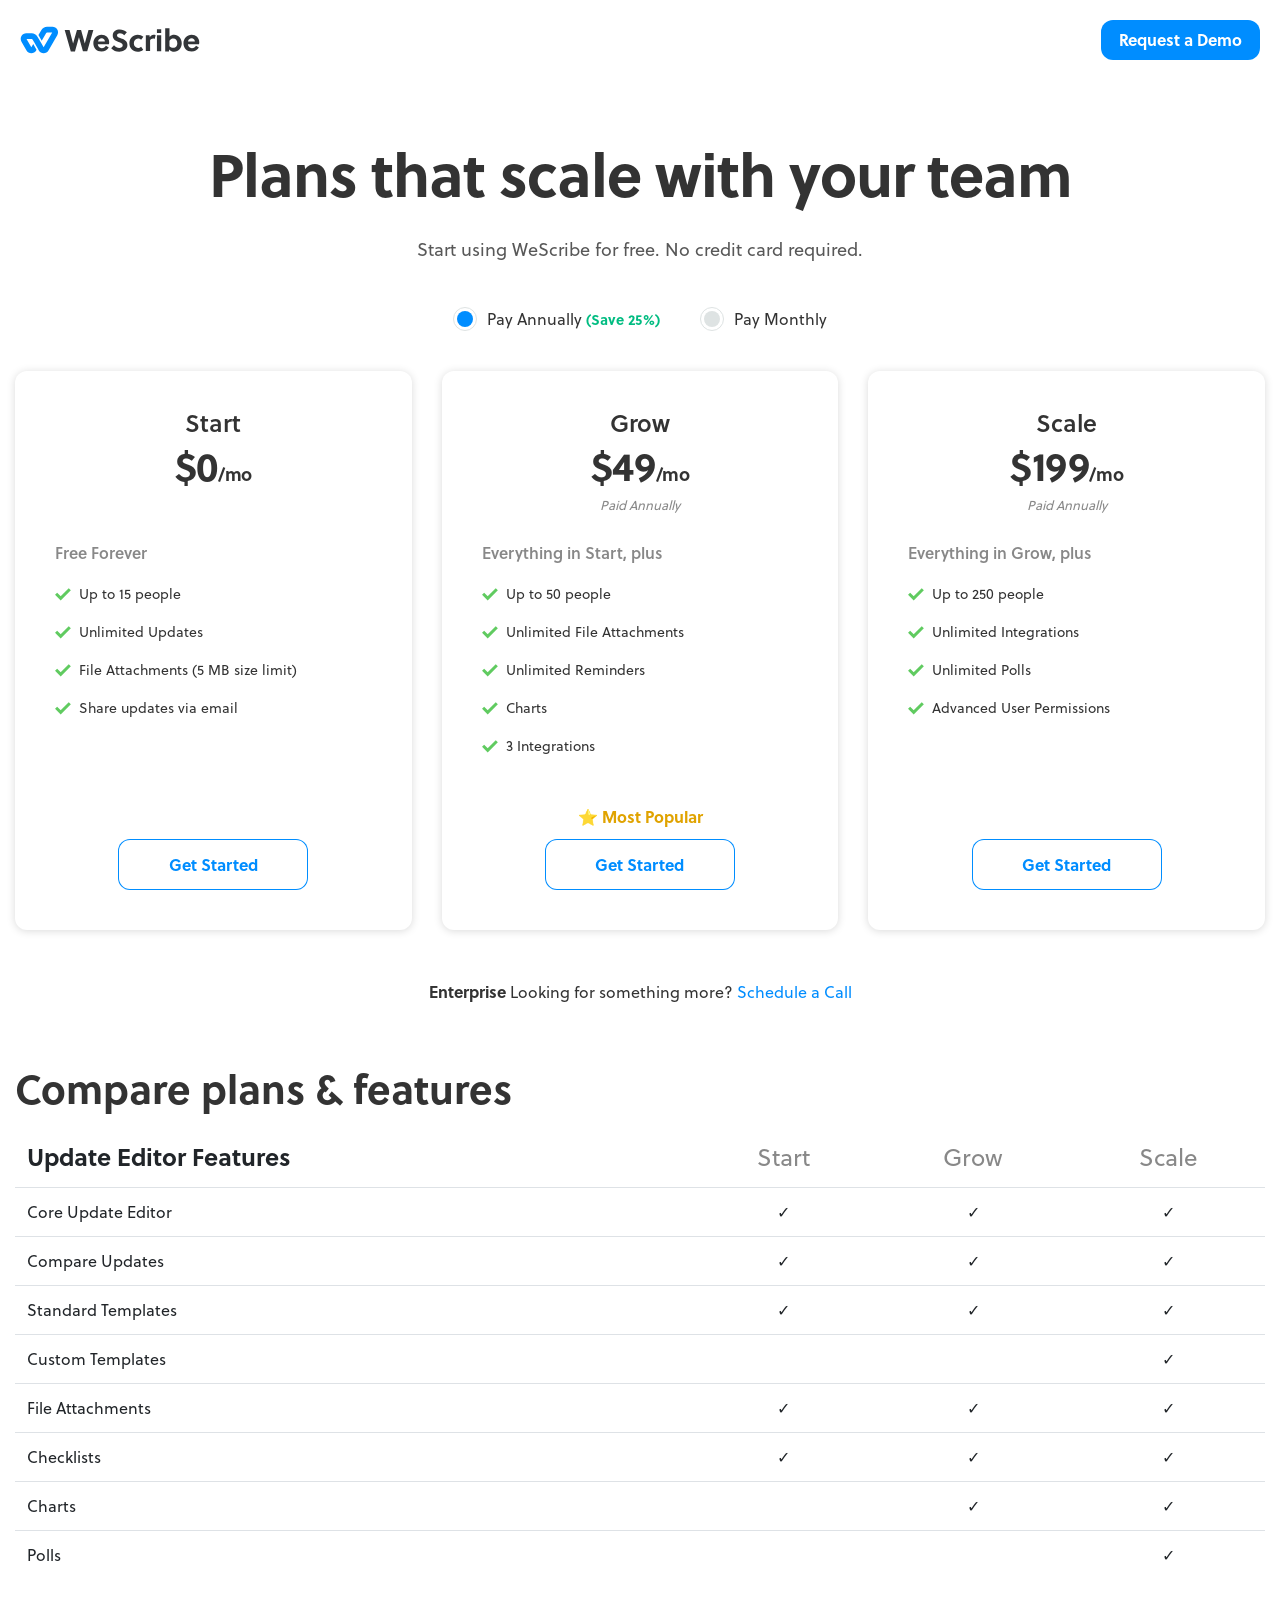
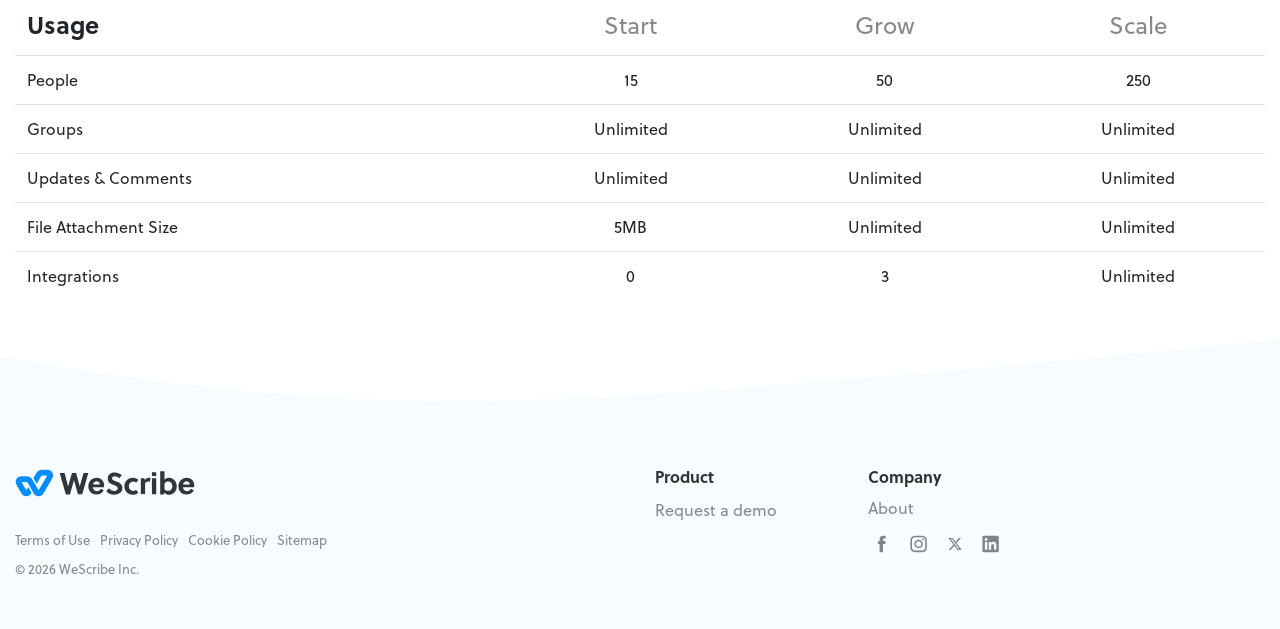
<file: pricing/index.html>
<!DOCTYPE html>
<html lang="en-US" id="html">
<head>
  <!-- Google Tag Manager -->
  <script>(function(w,d,s,l,i){w[l]=w[l]||[];w[l].push({'gtm.start':
  new Date().getTime(),event:'gtm.js'});var f=d.getElementsByTagName(s)[0],
  j=d.createElement(s),dl=l!='dataLayer'?'&l='+l:'';j.async=true;j.src=
  'https://www.googletagmanager.com/gtm.js?id='+i+dl;f.parentNode.insertBefore(j,f);
  })(window,document,'script','dataLayer','GTM-MM86872');</script>
  <!-- End Google Tag Manager -->
	<meta charset="UTF-8">
	<meta name="viewport" content="width=device-width, initial-scale=1, shrink-to-fit=no">
  <!--[if IE]><link rel="shortcut icon" href="../wp-content/themes/wescribe-theme/favicon.ico"><![endif]-->
  <link rel="icon" href="../wp-content/themes/wescribe-theme/favicon.png">
  <link rel="apple-touch-icon-precomposed" href="../wp-content/themes/wescribe-theme/apple-touch-icon-precomposed.png">
	<link rel="profile" href="http://gmpg.org/xfn/11">
  <meta name='robots' content='max-image-preview:large' />

	<!-- This site is optimized with the Yoast SEO plugin v15.9 - https://yoast.com/wordpress/plugins/seo/ -->
	<title>Pricing - WeScribe</title>
	<meta name="robots" content="index, follow, max-snippet:-1, max-image-preview:large, max-video-preview:-1" />
	<link rel="canonical" href="./index.html" />
	<meta property="og:locale" content="en_US" />
	<meta property="og:type" content="article" />
	<meta property="og:title" content="Pricing - WeScribe" />
	<meta property="og:description" content="pricing TK [...]Read More" />
	<meta property="og:url" content="./index.html" />
	<meta property="og:site_name" content="WeScribe" />
	<meta property="article:publisher" content="https://www.facebook.com/WeScribeHQ/" />
	<meta property="article:modified_time" content="2020-07-31T22:30:54+00:00" />
	<meta property="og:image" content="../wp-content/uploads/2021/02/WeScribe-FacebookPostThumbnail.png" />
	<meta property="og:image:width" content="1200" />
	<meta property="og:image:height" content="628" />
	<meta name="twitter:card" content="summary_large_image" />
	<meta name="twitter:site" content="@wescribehq" />
	<script type="application/ld+json" class="yoast-schema-graph">{"@context":"https://schema.org","@graph":[{"@type":"WebSite","@id":"https://wescribe.com/#website","url":"https://wescribe.com/","name":"WeScribe","description":"Self-healing product knowledge","potentialAction":[{"@type":"SearchAction","target":"https://wescribe.com/?s={search_term_string}","query-input":"required name=search_term_string"}],"inLanguage":"en-US"},{"@type":"WebPage","@id":"https://wescribe.com/pricing/#webpage","url":"https://wescribe.com/pricing/","name":"Pricing - WeScribe","isPartOf":{"@id":"https://wescribe.com/#website"},"datePublished":"2020-07-31T01:55:37+00:00","dateModified":"2020-07-31T22:30:54+00:00","breadcrumb":{"@id":"https://wescribe.com/pricing/#breadcrumb"},"inLanguage":"en-US","potentialAction":[{"@type":"ReadAction","target":["https://wescribe.com/pricing/"]}]},{"@type":"BreadcrumbList","@id":"https://wescribe.com/pricing/#breadcrumb","itemListElement":[{"@type":"ListItem","position":1,"item":{"@type":"WebPage","@id":"https://wescribe.com/","url":"https://wescribe.com/","name":"Home"}},{"@type":"ListItem","position":2,"item":{"@type":"WebPage","@id":"https://wescribe.com/pricing/","url":"https://wescribe.com/pricing/","name":"Pricing"}}]}]}</script>
	<!-- / Yoast SEO plugin. -->


<link rel="alternate" type="application/rss+xml" title="WeScribe &raquo; Feed" href="https://wescribe.com/feed/" />
<link rel="alternate" type="application/rss+xml" title="WeScribe &raquo; Comments Feed" href="https://wescribe.com/comments/feed/" />
<link rel="alternate" title="oEmbed (JSON)" type="application/json+oembed" href="https://wescribe.com/wp-json/oembed/1.0/embed?url=https%3A%2F%2Fwescribe.com%2Fpricing%2F" />
<link rel="alternate" title="oEmbed (XML)" type="text/xml+oembed" href="https://wescribe.com/wp-json/oembed/1.0/embed?url=https%3A%2F%2Fwescribe.com%2Fpricing%2F&#038;format=xml" />
<style id="wp-img-auto-sizes-contain-inline-css">
img:is([sizes=auto i],[sizes^="auto," i]){contain-intrinsic-size:3000px 1500px}
/*# sourceURL=wp-img-auto-sizes-contain-inline-css */
</style>
<style id="wp-emoji-styles-inline-css">

	img.wp-smiley, img.emoji {
		display: inline !important;
		border: none !important;
		box-shadow: none !important;
		height: 1em !important;
		width: 1em !important;
		margin: 0 0.07em !important;
		vertical-align: -0.1em !important;
		background: none !important;
		padding: 0 !important;
	}
/*# sourceURL=wp-emoji-styles-inline-css */
</style>
<style id="wp-block-library-inline-css">
:root{--wp-block-synced-color:#7a00df;--wp-block-synced-color--rgb:122,0,223;--wp-bound-block-color:var(--wp-block-synced-color);--wp-editor-canvas-background:#ddd;--wp-admin-theme-color:#007cba;--wp-admin-theme-color--rgb:0,124,186;--wp-admin-theme-color-darker-10:#006ba1;--wp-admin-theme-color-darker-10--rgb:0,107,160.5;--wp-admin-theme-color-darker-20:#005a87;--wp-admin-theme-color-darker-20--rgb:0,90,135;--wp-admin-border-width-focus:2px}@media (min-resolution:192dpi){:root{--wp-admin-border-width-focus:1.5px}}.wp-element-button{cursor:pointer}:root .has-very-light-gray-background-color{background-color:#eee}:root .has-very-dark-gray-background-color{background-color:#313131}:root .has-very-light-gray-color{color:#eee}:root .has-very-dark-gray-color{color:#313131}:root .has-vivid-green-cyan-to-vivid-cyan-blue-gradient-background{background:linear-gradient(135deg,#00d084,#0693e3)}:root .has-purple-crush-gradient-background{background:linear-gradient(135deg,#34e2e4,#4721fb 50%,#ab1dfe)}:root .has-hazy-dawn-gradient-background{background:linear-gradient(135deg,#faaca8,#dad0ec)}:root .has-subdued-olive-gradient-background{background:linear-gradient(135deg,#fafae1,#67a671)}:root .has-atomic-cream-gradient-background{background:linear-gradient(135deg,#fdd79a,#004a59)}:root .has-nightshade-gradient-background{background:linear-gradient(135deg,#330968,#31cdcf)}:root .has-midnight-gradient-background{background:linear-gradient(135deg,#020381,#2874fc)}:root{--wp--preset--font-size--normal:16px;--wp--preset--font-size--huge:42px}.has-regular-font-size{font-size:1em}.has-larger-font-size{font-size:2.625em}.has-normal-font-size{font-size:var(--wp--preset--font-size--normal)}.has-huge-font-size{font-size:var(--wp--preset--font-size--huge)}:root .has-text-align-center{text-align:center}:root .has-text-align-left{text-align:left}:root .has-text-align-right{text-align:right}.has-fit-text{white-space:nowrap!important}#end-resizable-editor-section{display:none}.aligncenter{clear:both}.items-justified-left{justify-content:flex-start}.items-justified-center{justify-content:center}.items-justified-right{justify-content:flex-end}.items-justified-space-between{justify-content:space-between}.screen-reader-text{word-wrap:normal!important;border:0;clip-path:inset(50%);height:1px;margin:-1px;overflow:hidden;padding:0;position:absolute;width:1px;word-break:normal!important}.screen-reader-text:focus{background-color:#ddd;clip-path:none;color:#444;display:block;font-size:1em;height:auto;left:5px;line-height:normal;padding:15px 23px 14px;text-decoration:none;top:5px;width:auto;z-index:100000}html :where(.has-border-color){border-style:solid}html :where([style^=border-color],[style*=";border-color"],[style*="; border-color"]){border-style:solid}html :where([style^=border-top-color],[style*=";border-top-color"],[style*="; border-top-color"]){border-top-style:solid}html :where([style^=border-right-color],[style*=";border-right-color"],[style*="; border-right-color"]){border-right-style:solid}html :where([style^=border-bottom-color],[style*=";border-bottom-color"],[style*="; border-bottom-color"]){border-bottom-style:solid}html :where([style^=border-left-color],[style*=";border-left-color"],[style*="; border-left-color"]){border-left-style:solid}html :where([style^=border-width],[style*=";border-width"],[style*="; border-width"]){border-style:solid}html :where([style^=border-top-width],[style*=";border-top-width"],[style*="; border-top-width"]){border-top-style:solid}html :where([style^=border-right-width],[style*=";border-right-width"],[style*="; border-right-width"]){border-right-style:solid}html :where([style^=border-bottom-width],[style*=";border-bottom-width"],[style*="; border-bottom-width"]){border-bottom-style:solid}html :where([style^=border-left-width],[style*=";border-left-width"],[style*="; border-left-width"]){border-left-style:solid}html :where(img[class*=wp-image-]){height:auto;max-width:100%}:where(figure){margin:0 0 1em}html :where(.is-position-sticky){--wp-admin--admin-bar--position-offset:var(--wp-admin--admin-bar--height,0px)}@media screen and (max-width:600px){html :where(.is-position-sticky){--wp-admin--admin-bar--position-offset:0px}}

/*# sourceURL=/wp-includes/css/dist/block-library/common.min.css */
</style>
<style id="classic-theme-styles-inline-css">
/*! This file is auto-generated */
.wp-block-button__link{color:#fff;background-color:#32373c;border-radius:9999px;box-shadow:none;text-decoration:none;padding:calc(.667em + 2px) calc(1.333em + 2px);font-size:1.125em}.wp-block-file__button{background:#32373c;color:#fff;text-decoration:none}
/*# sourceURL=/wp-includes/css/classic-themes.min.css */
</style>

<style id="global-styles-inline-css">
:root{--wp--preset--aspect-ratio--square: 1;--wp--preset--aspect-ratio--4-3: 4/3;--wp--preset--aspect-ratio--3-4: 3/4;--wp--preset--aspect-ratio--3-2: 3/2;--wp--preset--aspect-ratio--2-3: 2/3;--wp--preset--aspect-ratio--16-9: 16/9;--wp--preset--aspect-ratio--9-16: 9/16;--wp--preset--color--black: #000000;--wp--preset--color--cyan-bluish-gray: #abb8c3;--wp--preset--color--white: #ffffff;--wp--preset--color--pale-pink: #f78da7;--wp--preset--color--vivid-red: #cf2e2e;--wp--preset--color--luminous-vivid-orange: #ff6900;--wp--preset--color--luminous-vivid-amber: #fcb900;--wp--preset--color--light-green-cyan: #7bdcb5;--wp--preset--color--vivid-green-cyan: #00d084;--wp--preset--color--pale-cyan-blue: #8ed1fc;--wp--preset--color--vivid-cyan-blue: #0693e3;--wp--preset--color--vivid-purple: #9b51e0;--wp--preset--gradient--vivid-cyan-blue-to-vivid-purple: linear-gradient(135deg,rgb(6,147,227) 0%,rgb(155,81,224) 100%);--wp--preset--gradient--light-green-cyan-to-vivid-green-cyan: linear-gradient(135deg,rgb(122,220,180) 0%,rgb(0,208,130) 100%);--wp--preset--gradient--luminous-vivid-amber-to-luminous-vivid-orange: linear-gradient(135deg,rgb(252,185,0) 0%,rgb(255,105,0) 100%);--wp--preset--gradient--luminous-vivid-orange-to-vivid-red: linear-gradient(135deg,rgb(255,105,0) 0%,rgb(207,46,46) 100%);--wp--preset--gradient--very-light-gray-to-cyan-bluish-gray: linear-gradient(135deg,rgb(238,238,238) 0%,rgb(169,184,195) 100%);--wp--preset--gradient--cool-to-warm-spectrum: linear-gradient(135deg,rgb(74,234,220) 0%,rgb(151,120,209) 20%,rgb(207,42,186) 40%,rgb(238,44,130) 60%,rgb(251,105,98) 80%,rgb(254,248,76) 100%);--wp--preset--gradient--blush-light-purple: linear-gradient(135deg,rgb(255,206,236) 0%,rgb(152,150,240) 100%);--wp--preset--gradient--blush-bordeaux: linear-gradient(135deg,rgb(254,205,165) 0%,rgb(254,45,45) 50%,rgb(107,0,62) 100%);--wp--preset--gradient--luminous-dusk: linear-gradient(135deg,rgb(255,203,112) 0%,rgb(199,81,192) 50%,rgb(65,88,208) 100%);--wp--preset--gradient--pale-ocean: linear-gradient(135deg,rgb(255,245,203) 0%,rgb(182,227,212) 50%,rgb(51,167,181) 100%);--wp--preset--gradient--electric-grass: linear-gradient(135deg,rgb(202,248,128) 0%,rgb(113,206,126) 100%);--wp--preset--gradient--midnight: linear-gradient(135deg,rgb(2,3,129) 0%,rgb(40,116,252) 100%);--wp--preset--font-size--small: 13px;--wp--preset--font-size--medium: 20px;--wp--preset--font-size--large: 36px;--wp--preset--font-size--x-large: 42px;--wp--preset--spacing--20: 0.44rem;--wp--preset--spacing--30: 0.67rem;--wp--preset--spacing--40: 1rem;--wp--preset--spacing--50: 1.5rem;--wp--preset--spacing--60: 2.25rem;--wp--preset--spacing--70: 3.38rem;--wp--preset--spacing--80: 5.06rem;--wp--preset--shadow--natural: 6px 6px 9px rgba(0, 0, 0, 0.2);--wp--preset--shadow--deep: 12px 12px 50px rgba(0, 0, 0, 0.4);--wp--preset--shadow--sharp: 6px 6px 0px rgba(0, 0, 0, 0.2);--wp--preset--shadow--outlined: 6px 6px 0px -3px rgb(255, 255, 255), 6px 6px rgb(0, 0, 0);--wp--preset--shadow--crisp: 6px 6px 0px rgb(0, 0, 0);}.wp-block-button{--wp--preset--dimension--25: 25%;--wp--preset--dimension--50: 50%;--wp--preset--dimension--75: 75%;--wp--preset--dimension--100: 100%;}:where(body) { margin: 0; }:where(.is-layout-flex){gap: 0.5em;}:where(.is-layout-grid){gap: 0.5em;}body .is-layout-flex{display: flex;}.is-layout-flex{flex-wrap: wrap;align-items: center;}.is-layout-flex > :is(*, div){margin: 0;}body .is-layout-grid{display: grid;}.is-layout-grid > :is(*, div){margin: 0;}body{padding-top: 0px;padding-right: 0px;padding-bottom: 0px;padding-left: 0px;}:root :where(.wp-element-button, .wp-block-button__link){background-color: #32373c;border-width: 0;color: #fff;font-family: inherit;font-size: inherit;font-style: inherit;font-weight: inherit;letter-spacing: inherit;line-height: inherit;padding-top: calc(0.667em + 2px);padding-right: calc(1.333em + 2px);padding-bottom: calc(0.667em + 2px);padding-left: calc(1.333em + 2px);text-decoration: none;text-transform: inherit;}.has-black-color{color: var(--wp--preset--color--black) !important;}.has-cyan-bluish-gray-color{color: var(--wp--preset--color--cyan-bluish-gray) !important;}.has-white-color{color: var(--wp--preset--color--white) !important;}.has-pale-pink-color{color: var(--wp--preset--color--pale-pink) !important;}.has-vivid-red-color{color: var(--wp--preset--color--vivid-red) !important;}.has-luminous-vivid-orange-color{color: var(--wp--preset--color--luminous-vivid-orange) !important;}.has-luminous-vivid-amber-color{color: var(--wp--preset--color--luminous-vivid-amber) !important;}.has-light-green-cyan-color{color: var(--wp--preset--color--light-green-cyan) !important;}.has-vivid-green-cyan-color{color: var(--wp--preset--color--vivid-green-cyan) !important;}.has-pale-cyan-blue-color{color: var(--wp--preset--color--pale-cyan-blue) !important;}.has-vivid-cyan-blue-color{color: var(--wp--preset--color--vivid-cyan-blue) !important;}.has-vivid-purple-color{color: var(--wp--preset--color--vivid-purple) !important;}.has-black-background-color{background-color: var(--wp--preset--color--black) !important;}.has-cyan-bluish-gray-background-color{background-color: var(--wp--preset--color--cyan-bluish-gray) !important;}.has-white-background-color{background-color: var(--wp--preset--color--white) !important;}.has-pale-pink-background-color{background-color: var(--wp--preset--color--pale-pink) !important;}.has-vivid-red-background-color{background-color: var(--wp--preset--color--vivid-red) !important;}.has-luminous-vivid-orange-background-color{background-color: var(--wp--preset--color--luminous-vivid-orange) !important;}.has-luminous-vivid-amber-background-color{background-color: var(--wp--preset--color--luminous-vivid-amber) !important;}.has-light-green-cyan-background-color{background-color: var(--wp--preset--color--light-green-cyan) !important;}.has-vivid-green-cyan-background-color{background-color: var(--wp--preset--color--vivid-green-cyan) !important;}.has-pale-cyan-blue-background-color{background-color: var(--wp--preset--color--pale-cyan-blue) !important;}.has-vivid-cyan-blue-background-color{background-color: var(--wp--preset--color--vivid-cyan-blue) !important;}.has-vivid-purple-background-color{background-color: var(--wp--preset--color--vivid-purple) !important;}.has-black-border-color{border-color: var(--wp--preset--color--black) !important;}.has-cyan-bluish-gray-border-color{border-color: var(--wp--preset--color--cyan-bluish-gray) !important;}.has-white-border-color{border-color: var(--wp--preset--color--white) !important;}.has-pale-pink-border-color{border-color: var(--wp--preset--color--pale-pink) !important;}.has-vivid-red-border-color{border-color: var(--wp--preset--color--vivid-red) !important;}.has-luminous-vivid-orange-border-color{border-color: var(--wp--preset--color--luminous-vivid-orange) !important;}.has-luminous-vivid-amber-border-color{border-color: var(--wp--preset--color--luminous-vivid-amber) !important;}.has-light-green-cyan-border-color{border-color: var(--wp--preset--color--light-green-cyan) !important;}.has-vivid-green-cyan-border-color{border-color: var(--wp--preset--color--vivid-green-cyan) !important;}.has-pale-cyan-blue-border-color{border-color: var(--wp--preset--color--pale-cyan-blue) !important;}.has-vivid-cyan-blue-border-color{border-color: var(--wp--preset--color--vivid-cyan-blue) !important;}.has-vivid-purple-border-color{border-color: var(--wp--preset--color--vivid-purple) !important;}.has-vivid-cyan-blue-to-vivid-purple-gradient-background{background: var(--wp--preset--gradient--vivid-cyan-blue-to-vivid-purple) !important;}.has-light-green-cyan-to-vivid-green-cyan-gradient-background{background: var(--wp--preset--gradient--light-green-cyan-to-vivid-green-cyan) !important;}.has-luminous-vivid-amber-to-luminous-vivid-orange-gradient-background{background: var(--wp--preset--gradient--luminous-vivid-amber-to-luminous-vivid-orange) !important;}.has-luminous-vivid-orange-to-vivid-red-gradient-background{background: var(--wp--preset--gradient--luminous-vivid-orange-to-vivid-red) !important;}.has-very-light-gray-to-cyan-bluish-gray-gradient-background{background: var(--wp--preset--gradient--very-light-gray-to-cyan-bluish-gray) !important;}.has-cool-to-warm-spectrum-gradient-background{background: var(--wp--preset--gradient--cool-to-warm-spectrum) !important;}.has-blush-light-purple-gradient-background{background: var(--wp--preset--gradient--blush-light-purple) !important;}.has-blush-bordeaux-gradient-background{background: var(--wp--preset--gradient--blush-bordeaux) !important;}.has-luminous-dusk-gradient-background{background: var(--wp--preset--gradient--luminous-dusk) !important;}.has-pale-ocean-gradient-background{background: var(--wp--preset--gradient--pale-ocean) !important;}.has-electric-grass-gradient-background{background: var(--wp--preset--gradient--electric-grass) !important;}.has-midnight-gradient-background{background: var(--wp--preset--gradient--midnight) !important;}.has-small-font-size{font-size: var(--wp--preset--font-size--small) !important;}.has-medium-font-size{font-size: var(--wp--preset--font-size--medium) !important;}.has-large-font-size{font-size: var(--wp--preset--font-size--large) !important;}.has-x-large-font-size{font-size: var(--wp--preset--font-size--x-large) !important;}
/*# sourceURL=global-styles-inline-css */
</style>

<link rel='stylesheet' id='arve-main-css' href='../wp-content/plugins/advanced-responsive-video-embedder/build/main.0527fdb8.css' media='all' />
<link rel='stylesheet' id='contact-form-7-css' href='../wp-content/plugins/contact-form-7/includes/css/styles.9b154629.css' media='all' />
<link rel='stylesheet' id='understrap-styles-css' href='../wp-content/themes/wescribe-theme/css/theme.min.dc6bc80a.css' media='all' />
<link rel='stylesheet' id='wp-block-paragraph-css' href='../wp-includes/blocks/paragraph/style.min.cde85183.css' media='all' />
<script id="wp-polyfill-js" src="../wp-includes/js/dist/vendor/wp-polyfill.min.de570700.js"></script>
<script async="async" id="arve-main-js" src="../wp-content/plugins/advanced-responsive-video-embedder/build/main.0527fdb8.js"></script>
<script id="jquery-core-js" src="../wp-includes/js/jquery/jquery.min.42f31d5c.js"></script>
<script id="jquery-migrate-js" src="../wp-includes/js/jquery/jquery-migrate.min.6b8fc336.js"></script>
<link rel="https://api.w.org/" href="https://wescribe.com/wp-json/" /><link rel="alternate" title="JSON" type="application/json" href="https://wescribe.com/wp-json/wp/v2/pages/69" /><link rel="EditURI" type="application/rsd+xml" title="RSD" href="https://wescribe.com/xmlrpc.php?rsd" />
<meta name="generator" content="WordPress 7.1.3" />
<link rel='shortlink' href='../index.html' />
<meta name="mobile-web-app-capable" content="yes">
<meta name="apple-mobile-web-app-capable" content="yes">
<meta name="apple-mobile-web-app-title" content="WeScribe - Self-healing product knowledge">
<meta name="generator" content="Powered by WPBakery Page Builder - drag and drop page builder for WordPress."/>
<noscript><style> .wpb_animate_when_almost_visible { opacity: 1; }</style></noscript>  <link rel="stylesheet" href="../assets/external/use.typekit.net/sei1mdv.css">
</head>

<body class="wp-singular page-template page-template-page-templates page-template-pricing page-template-page-templatespricing-php page page-id-69 wp-embed-responsive wp-theme-wescribe-theme wpb-js-composer js-comp-ver-6.2.0 vc_responsive" itemscope itemtype="http://schema.org/WebSite">
<!-- Google Tag Manager (noscript) -->
<noscript><iframe src="https://www.googletagmanager.com/ns.html?id=GTM-MM86872"
height="0" width="0" style="display:none;visibility:hidden"></iframe></noscript>
<!-- End Google Tag Manager (noscript) -->
<div class="site" id="page">

	<!-- ******************* The Navbar Area ******************* -->
	<header id="wrapper-navbar">

		<a class="skip-link sr-only sr-only-focusable" href="./index.html#content">Skip to content</a>

		<div id="main-nav" class="navbar navbar-expand-md navbar-light" aria-labelledby="main-nav-label">

			<h2 id="main-nav-label" class="sr-only">
				Main Navigation			</h2>

      
          
            <h2 class="logo">
              <a rel="home" href="../index.html" title="WeScribe" itemprop="url">
              <svg version="1.1" id="Layer_1"  x="0px" y="0px" viewBox="0 0 200 40" style="enable-background:new 0 0 200 40;" xml:space="preserve">
                  <title>WeScribe</title>
                  <style type="text/css">
                    .st0{fill:#323538;}
                    .st1{fill:#008DFF;}
                  </style>
                  <g>
                    <g>
                      <path class="st0" d="M71.99,23.96L71.99,23.96l4.12-15.21h5.39l-6.81,23.76h-4.75L65.5,16.99l0,0l-4.44,15.68h-4.59L49.66,8.75
                        h5.39L59,23.96l0,0l4.28-15.21h4.59L71.99,23.96z"/>
                    </g>
                    <g>
                      <path class="st0" d="M86.41,24.75c0.32,2.38,1.9,4.28,4.44,4.28c2.38,0,3.49-0.95,4.59-2.69l3.17,2.06
                        c-2.06,3.01-4.28,4.44-8.08,4.44c-5.39,0-9.03-3.8-9.03-9.19s3.96-9.5,9.03-9.5c4.91,0,8.55,3.49,8.55,8.24
                        c0,0.79-0.16,1.58-0.32,2.22H86.41V24.75z M94.33,21.58c-0.16-2.06-1.58-3.49-3.49-3.49c-2.38,0-3.64,1.43-4.12,3.49H94.33z"/>
                    </g>
                    <g>
                      <path class="st0" d="M110.96,12.55c-1.58,0-3.17,0.79-3.17,2.38c0,1.9,2.22,2.38,4.12,3.01c3.49,1.11,7.45,2.69,7.45,7.6
                        c0,5.23-4.91,7.45-9.03,7.45c-3.64,0-6.49-1.43-9.03-3.96l3.17-3.17c1.9,1.9,3.49,3.01,5.86,3.01c1.9,0,3.8-0.95,3.8-3.01
                        s-2.22-2.85-4.59-3.64c-3.17-1.11-6.49-2.53-6.49-7.13s3.8-6.65,7.76-6.65c3.01,0,5.39,0.95,7.92,2.85l-2.85,3.49
                        C114.61,13.51,112.86,12.55,110.96,12.55z"/>
                    </g>
                    <g>
                      <path class="st0" d="M136.94,30.77c-1.74,1.58-3.8,2.22-6.34,2.22c-5.23,0-9.03-3.8-9.03-9.35c0-5.23,3.8-9.35,9.19-9.35
                        c2.38,0,4.59,0.79,6.34,2.22l-2.53,3.33c-0.95-0.95-2.06-1.43-3.49-1.43c-2.69,0-4.59,2.38-4.59,5.23c0,3.01,2.06,5.23,4.59,5.23
                        c1.27,0,2.38-0.32,3.49-1.43L136.94,30.77z"/>
                    </g>
                    <g>
                      <path class="st0" d="M144.23,16.99c0.95-1.58,2.38-2.85,4.12-2.85c0.95,0,1.74,0.16,2.38,0.48l-1.11,4.28
                        c-0.48-0.32-1.11-0.48-1.74-0.48c-1.43,0-2.69,0.79-3.33,1.9v12.04h-4.75V14.61h4.12L144.23,16.99z"/>
                    </g>
                    <g>
                      <path class="st0" d="M152.15,12.24V8.12h4.75v4.12H152.15z M152.15,32.51v-17.9h4.75v17.9H152.15z"/>
                    </g>
                    <g>
                      <path class="st0" d="M166.09,7.01v9.5c1.27-1.58,3.49-2.22,5.23-2.22c4.75,0,8.4,4.28,8.4,9.35s-3.49,9.35-8.4,9.35
                        c-1.9,0-4.28-0.63-5.54-2.53l-0.32,2.22h-4.12V7.01H166.09z M166.09,26.81c1.27,1.43,2.53,1.9,4.12,1.9
                        c3.17,0,4.59-2.69,4.59-5.23c0-2.69-1.74-5.07-4.44-5.07c-1.58,0-3.17,0.63-4.28,2.38V26.81z"/>
                    </g>
                    <g>
                      <path class="st0" d="M186.53,24.75c0.32,2.38,1.9,4.28,4.44,4.28c2.38,0,3.49-0.95,4.59-2.69l3.17,2.06
                        c-2.06,3.01-4.28,4.44-8.08,4.44c-5.39,0-9.03-3.8-9.03-9.19s3.96-9.5,9.03-9.5c4.91,0,8.55,3.49,8.55,8.24
                        c0,0.79-0.16,1.58-0.32,2.22h-12.36V24.75z M194.29,21.58c-0.16-2.06-1.58-3.49-3.49-3.49c-2.38,0-3.64,1.43-4.12,3.49H194.29z"/>
                    </g>
                  </g>
                  <path class="st1" d="M41.42,8.46c-1.12-1.93-3.12-3.09-5.35-3.09h-6.01c-2.64,0-5.1,1.42-6.42,3.71l-3.16,5.4l3.65,6.33l4.99-8.56v0
                    c0.19-0.33,0.55-0.54,0.94-0.54h5.74l-9.54,16.42l-3.18-5.51v0l-3.66-6.33l0.04-0.08l-0.04,0.08C18.1,14,15.64,12.58,13,12.58H6.99
                    c-2.23,0-4.23,1.16-5.35,3.09c-1.12,1.94-1.12,4.24,0,6.18l5.59,9.69c1.12,1.94,3.12,3.09,5.35,3.09s4.24-1.15,5.35-3.09l0.44-0.77
                    l-3.66-6.33l-2.13,3.7l-5.32-9.22H13c0.39,0,0.74,0.21,0.94,0.54l1.83,3.17l3.66,6.34l1.49,2.58c1.12,1.93,3.12,3.09,5.35,3.09
                    c2.23,0,4.24-1.15,5.35-3.09l9.81-16.89C42.54,12.71,42.54,10.4,41.42,8.46z"/>
                </svg>
              </a>
            </h2>

          
        <div id="mobile-nav-toggle">
          <button class="hamburger hamburger--squeeze is-inactive" type="button">
            <span class="hamburger-box">
              <span class="hamburger-inner"></span>
            </span>
          </button>
        </div>

        <div id="navbarNavDropdown" class="collapse navbar-collapse">
				<!-- The WordPress Menu goes here -->
				        <ul class="auth-btns small-screen">
          
                <li class="hide">
                  <a href="https://app.wescribe.com/login" class="btn">Login</a>
                </li>
                <li class="hide">
                  <a href="https://app.wescribe.com/signup" class="btn">Signup</a>
                </li>
                <li>
                  <a href="../demo/index.html" class="btn">Request a Demo</a>
                </li>
                      </ul>
      </div>
      
      <ul class="auth-btns large-screen">
        
              <li class="hide">
                <a href="https://app.wescribe.com/login" class="btn">Login</a>
              </li>
              <li class="hide">
                <a href="https://app.wescribe.com/signup" class="btn">Signup</a>
              </li>
              <li>
                  <a href="../demo/index.html" class="btn">Request a Demo</a>
                </li>
                  </ul>

    </div><!-- .site-navigation -->

  </header><!-- #wrapper-navbar end -->

  <div id="mobile-navigation">
    <div class="mobile-navigation-content">
      <nav>
                <ul>
          <li><a href="https://app.wescribe.com/login" class="btn btn-medium btn-primary-outline">Login</a></li>
          <li><a href="https://app.wescribe.com/signup" class="btn btn-medium btn-primary">Signup</a></li>
        </ul>
      </nav>
    </div>
  </div>

<div class="wrapper" id="page-wrapper">

  <div class="container-fluid">
    <div class="page-title pricing-title row">
      <div class="col-12">
        <h1 class="heading-hero-responsive">Plans that scale with your team</h1>
        <p>Start using WeScribe for free. No credit card required.</p>
      </div>
    </div>
  </div>

  <div class="container-fluid">
    <div class="row">
      <div class="col-12">
        <div class="payment-period-toggle">
          <div class="payment-option active" id="option-annual">
            <div class="radio-btn"></div>
            <div class="option-name">Pay Annually <span>(Save 25%)</span></div>
          </div>
          <div class="payment-option" id="option-monthly">
            <div class="radio-btn"></div>
            <div class="option-name">Pay Monthly</div>
          </div>
        </div>
      </div>
    </div>
  </div>

  <div class="container-fluid">
    <div class="pricing-table row">

      <div class="column col-md-4">
        <div class="pricing-details">
          <div>
            <h3>Start</h3>
            <div class="monthly-price">$0<span class="per-month">/mo</span></div>
            <div class="paid-annually"></div>
            <div class="features-heading">Free Forever</div>
            <ul class="feature-list">
              <li>Up to 15 people</span></li>
              <li>Unlimited Updates</li>
              <li>File Attachments (5 MB size limit)</li>
              <li>Share updates via email</span></li>
            </ul>
          </div>
          <div class="btn-wrapper">
            <a href="https://app.wescribe.com/signup" class="btn btn-large btn-primary-outline">Get Started</a>
          </div>
        </div>
      </div>
      <div class="column col-md-4">
        <div class="pricing-details">
          <div>
            <h3>Grow</h3>
            <div class="monthly-price">
              $
              <span class="annually active">49</span>
              <span class="monthly">65</span>
              <span class="per-month">/mo</span>
            </div>
            <div class="paid-annually active">Paid Annually</div>
            <div class="features-heading">Everything in Start, plus</div>
            <ul class="feature-list">
              <li>Up to 50 people</li>
              <li>Unlimited File Attachments</li>
              <li>Unlimited Reminders</li>
              <li>Charts</li>
              <li>3 Integrations</li>
            </ul>
          </div>
          <div class="btn-wrapper">
            <div class="most-popular">&#11088; Most Popular</div>
            <a href="https://app.wescribe.com/signup" class="btn btn-large btn-primary-outline">Get Started</a>          </div>
        </div>
      </div>
      <div class="column col-md-4">
        <div class="pricing-details">
          <div>
            <h3>Scale</h3>
            <div class="monthly-price">
              $
              <span class="annually active">199</span>
              <span class="monthly">265</span>
              <span class="per-month">/mo</span>
            </div>
            <div class="paid-annually active">Paid Annually</div>
            <div class="features-heading">Everything in Grow, plus</div>
            <ul class="feature-list">
              <li>Up to 250 people</li>
              <li>Unlimited Integrations</li>
              <li>Unlimited Polls</li>
              <li>Advanced User Permissions</li>
            </ul>
          </div>
          <div class="btn-wrapper">
            <a href="https://app.wescribe.com/signup" class="btn btn-large btn-primary-outline">Get Started</a>          </div>
        </div>
      </div>
    </div>


    <div class="row">
      <div class="other-tiers">
        <div class="column col-12">
          <strong>Enterprise</strong> Looking for something more? <a href="https://meetings.hubspot.com/peter747">Schedule a Call</a>
        </div>
      </div>
    </div>

  </div>

  <div class="container-fluid">
    <div class="row">
      <div class="column col-12">
        <h3>Compare plans & features</h3>
      </div>
    </div>
    <div class="row">
      <div class="column col-12">
        <div class="table-responsive-md">
          <table class="table table-compare-features">
            <thead>
              <tr>
                <th scope="col">Update Editor Features</th>
                <th scope="col" class="plan-name">Start</th>
                <th scope="col" class="plan-name">Grow</th>
                <th scope="col" class="plan-name">Scale</th>
              </tr>
            </thead>
            <tbody>
              <tr>
                <th scope="row">Core Update Editor</th>
                <td>✓</td>
                <td>✓</td>
                <td>✓</td>
              </tr>
              <tr>
                <th scope="row">Compare Updates</th>
                <td>✓</td>
                <td>✓</td>
                <td>✓</td>
              </tr>
              <tr>
                <th scope="row">Standard Templates</th>
                <td>✓</td>
                <td>✓</td>
                <td>✓</td>
              </tr>
              <tr>
                <th scope="row">Custom Templates</th>
                <td></td>
                <td></td>
                <td>✓</td>
              </tr>
              <tr>
                <th scope="row">File Attachments</th>
                <td>✓</td>
                <td>✓</td>
                <td>✓</td>
              </tr>
              <tr>
                <th scope="row">Checklists</th>
                <td>✓</td>
                <td>✓</td>
                <td>✓</td>
              </tr>
              <tr>
                <th scope="row">Charts</th>
                <td></td>
                <td>✓</td>
                <td>✓</td>
              </tr>
              <tr>
                <th scope="row">Polls</th>
                <td></td>
                <td></td>
                <td>✓</td>
              </tr>
            </tbody>
          </table>
        </div>

        <div class="table-responsive-md">
          <table class="table table-compare-features">
            <thead>
              <tr>
                <th scope="col">Usage</th>
                <th scope="col" class="plan-name">Start</th>
                <th scope="col" class="plan-name">Grow</th>
                <th scope="col" class="plan-name">Scale</th>
              </tr>
            </thead>
            <tbody>
              <tr>
                <th scope="row">People</th>
                <td>15</td>
                <td>50</td>
                <td>250</td>
              </tr>
              <tr>
                <th scope="row">Groups</th>
                <td>Unlimited</td>
                <td>Unlimited</td>
                <td>Unlimited</td>
              </tr>
              <tr>
                <th scope="row">Updates & Comments</th>
                <td>Unlimited</td>
                <td>Unlimited</td>
                <td>Unlimited</td>
              </tr>
              <tr>
                <th scope="row">File Attachment Size</th>
                <td>5MB</td>
                <td>Unlimited</td>
                <td>Unlimited</td>
              </tr>
              <tr>
                <th scope="row">Integrations</th>
                <td>0</td>
                <td>3</td>
                <td>Unlimited</td>
              </tr>
            </tbody>
          </table>
        </div>

      </div>
    </div>
  </div>

  </div>

</div><!-- #page-wrapper -->


<div class="pre-footer-cta hide">
  <div class="container-fluid">
    <div class="row">
      <div class="col-12">
          <div class="team-emojis">
            <div class="emoji one">🙋🏻</div>
            <div class="emoji two">🙌</div>
            <div class="emoji three">🙋🏾‍♀️</div>
          </div>
          <h3 class="mb-4">Try WeScribe with your team</h3>
          <a href="https://app.wescribe.com/signup" class="btn btn-large">Start your free account</a>
      </div>
    </div>
  </div>
</div>

<footer>
  <div class="container-fluid">
    <div class="row">
      <div class="col-12 col-md-6 order-md-last">
        <div class="row">
          <div class="col-4 footer-nav-col">
            <div class="nav-heading">Product</div>
            <ul>
              <li><a href="./index.html" class="hide">Features</a></li>
              <li class="hide"><a href="./index.html">Pricing</a></li>
              <li><a href="../demo/index.html">Request a demo</a></li>
            </ul>
          </div>

          <div class="col-4 footer-nav-col">
            <div class="nav-heading">Company</div>
            <ul>
              <li><a href="../about/index.html">About</a></li>
              <li>
                <ul class="social">
                  <li><a href="https://facebook.com/wescribehq" class="facebook" target="_blank" onClick="_gaq.push([‘_trackEvent’, ‘Footer Social’, ‘click’, ‘Facebook’, ‘0’]);">Facebook</a></li>
                  <li><a href="https://instagram.com/wescribehq" class="instagram" target="_blank" onClick="_gaq.push([‘_trackEvent’, ‘Footer Social’, ‘click’, ‘Instagram’, ‘0’]);">Instagram</a></li>
                  <li><a href="https://x.com/wescribehq" class="twitter" target="_blank" onClick="_gaq.push([‘_trackEvent’, ‘Footer Social’, ‘click’, ‘X’, ‘0’]);">X</a></li>
                  <li><a href="https://www.linkedin.com/company/wescribehq/" class="linkedin" target="_blank" onClick="_gaq.push([‘_trackEvent’, ‘Footer Social’, ‘click’, ‘LinkedIn’, ‘0’]);">LinkedIn</a></li>
                </ul>
              </li>
            </ul>

          </div>
        </div>
      </div>
      <div class="col-12 col-md-6">
        <svg version="1.1" id="footer-logo"  x="0px" y="0px" viewBox="0 0 200 40" style="enable-background:new 0 0 200 40;" xml:space="preserve">
          <title>WeScribe</title>
          <style type="text/css">
            .st0{fill:#323538;}
            .st1{fill:#008DFF;}
          </style>
          <g>
            <g>
              <path class="st0" d="M71.99,23.96L71.99,23.96l4.12-15.21h5.39l-6.81,23.76h-4.75L65.5,16.99l0,0l-4.44,15.68h-4.59L49.66,8.75
                h5.39L59,23.96l0,0l4.28-15.21h4.59L71.99,23.96z"/>
            </g>
            <g>
              <path class="st0" d="M86.41,24.75c0.32,2.38,1.9,4.28,4.44,4.28c2.38,0,3.49-0.95,4.59-2.69l3.17,2.06
                c-2.06,3.01-4.28,4.44-8.08,4.44c-5.39,0-9.03-3.8-9.03-9.19s3.96-9.5,9.03-9.5c4.91,0,8.55,3.49,8.55,8.24
                c0,0.79-0.16,1.58-0.32,2.22H86.41V24.75z M94.33,21.58c-0.16-2.06-1.58-3.49-3.49-3.49c-2.38,0-3.64,1.43-4.12,3.49H94.33z"/>
            </g>
            <g>
              <path class="st0" d="M110.96,12.55c-1.58,0-3.17,0.79-3.17,2.38c0,1.9,2.22,2.38,4.12,3.01c3.49,1.11,7.45,2.69,7.45,7.6
                c0,5.23-4.91,7.45-9.03,7.45c-3.64,0-6.49-1.43-9.03-3.96l3.17-3.17c1.9,1.9,3.49,3.01,5.86,3.01c1.9,0,3.8-0.95,3.8-3.01
                s-2.22-2.85-4.59-3.64c-3.17-1.11-6.49-2.53-6.49-7.13s3.8-6.65,7.76-6.65c3.01,0,5.39,0.95,7.92,2.85l-2.85,3.49
                C114.61,13.51,112.86,12.55,110.96,12.55z"/>
            </g>
            <g>
              <path class="st0" d="M136.94,30.77c-1.74,1.58-3.8,2.22-6.34,2.22c-5.23,0-9.03-3.8-9.03-9.35c0-5.23,3.8-9.35,9.19-9.35
                c2.38,0,4.59,0.79,6.34,2.22l-2.53,3.33c-0.95-0.95-2.06-1.43-3.49-1.43c-2.69,0-4.59,2.38-4.59,5.23c0,3.01,2.06,5.23,4.59,5.23
                c1.27,0,2.38-0.32,3.49-1.43L136.94,30.77z"/>
            </g>
            <g>
              <path class="st0" d="M144.23,16.99c0.95-1.58,2.38-2.85,4.12-2.85c0.95,0,1.74,0.16,2.38,0.48l-1.11,4.28
                c-0.48-0.32-1.11-0.48-1.74-0.48c-1.43,0-2.69,0.79-3.33,1.9v12.04h-4.75V14.61h4.12L144.23,16.99z"/>
            </g>
            <g>
              <path class="st0" d="M152.15,12.24V8.12h4.75v4.12H152.15z M152.15,32.51v-17.9h4.75v17.9H152.15z"/>
            </g>
            <g>
              <path class="st0" d="M166.09,7.01v9.5c1.27-1.58,3.49-2.22,5.23-2.22c4.75,0,8.4,4.28,8.4,9.35s-3.49,9.35-8.4,9.35
                c-1.9,0-4.28-0.63-5.54-2.53l-0.32,2.22h-4.12V7.01H166.09z M166.09,26.81c1.27,1.43,2.53,1.9,4.12,1.9
                c3.17,0,4.59-2.69,4.59-5.23c0-2.69-1.74-5.07-4.44-5.07c-1.58,0-3.17,0.63-4.28,2.38V26.81z"/>
            </g>
            <g>
              <path class="st0" d="M186.53,24.75c0.32,2.38,1.9,4.28,4.44,4.28c2.38,0,3.49-0.95,4.59-2.69l3.17,2.06
                c-2.06,3.01-4.28,4.44-8.08,4.44c-5.39,0-9.03-3.8-9.03-9.19s3.96-9.5,9.03-9.5c4.91,0,8.55,3.49,8.55,8.24
                c0,0.79-0.16,1.58-0.32,2.22h-12.36V24.75z M194.29,21.58c-0.16-2.06-1.58-3.49-3.49-3.49c-2.38,0-3.64,1.43-4.12,3.49H194.29z"/>
            </g>
          </g>
          <path class="st1" d="M41.42,8.46c-1.12-1.93-3.12-3.09-5.35-3.09h-6.01c-2.64,0-5.1,1.42-6.42,3.71l-3.16,5.4l3.65,6.33l4.99-8.56v0
            c0.19-0.33,0.55-0.54,0.94-0.54h5.74l-9.54,16.42l-3.18-5.51v0l-3.66-6.33l0.04-0.08l-0.04,0.08C18.1,14,15.64,12.58,13,12.58H6.99
            c-2.23,0-4.23,1.16-5.35,3.09c-1.12,1.94-1.12,4.24,0,6.18l5.59,9.69c1.12,1.94,3.12,3.09,5.35,3.09s4.24-1.15,5.35-3.09l0.44-0.77
            l-3.66-6.33l-2.13,3.7l-5.32-9.22H13c0.39,0,0.74,0.21,0.94,0.54l1.83,3.17l3.66,6.34l1.49,2.58c1.12,1.93,3.12,3.09,5.35,3.09
            c2.23,0,4.24-1.15,5.35-3.09l9.81-16.89C42.54,12.71,42.54,10.4,41.42,8.46z"/>
        </svg>
        <ul class="legal-terms">
          <li><a href="../terms-of-use/index.html">Terms of Use</a></li>
          <li><a href="../privacy-policy/index.html">Privacy Policy</a></li>
          <li><a href="../cookie-policy/index.html">Cookie Policy</a></li>
          <li><a href="../sitemap/index.html">Sitemap</a></li>
        </ul>
        <div class="copyright">&copy; 2026 WeScribe Inc.</div>
      </div>
      </div>
    </div>
  </div>
</div>

</footer>

</div><!-- wrapper end -->

</div><!-- #page we need this extra closing tag here -->

<script type="speculationrules">
{"prefetch":[{"source":"document","where":{"and":[{"href_matches":"/*"},{"not":{"href_matches":["/wp-*.php","/wp-admin/*","/wp-content/uploads/*","/wp-content/*","/wp-content/plugins/*","/wp-content/themes/wescribe-theme/*","/*\\?(.+)"]}},{"not":{"selector_matches":"a[rel~=\"nofollow\"]"}},{"not":{"selector_matches":".no-prefetch, .no-prefetch a"}}]},"eagerness":"conservative"}]}
</script>
<script id="wp-hooks-js" src="../wp-includes/js/dist/hooks.min.a45b6de2.js"></script>
<script id="wp-i18n-js" src="../wp-includes/js/dist/i18n.min.56159663.js"></script>
<script id="wp-i18n-js-after">
wp.i18n.setLocaleData( { 'text direction\u0004ltr': [ 'ltr' ] } );
//# sourceURL=wp-i18n-js-after
</script>
<script id="wp-private-apis-js" src="../wp-includes/js/dist/private-apis.min.e90a0c37.js"></script>
<script id="wp-url-js" src="../wp-includes/js/dist/url.min.a9395e6f.js"></script>
<script id="wp-api-fetch-js" src="../wp-includes/js/dist/api-fetch.min.868a95d3.js"></script>
<script id="wp-api-fetch-js-after">
wp.apiFetch.use( wp.apiFetch.createRootURLMiddleware( "https://wescribe.com/wp-json/" ) );
wp.apiFetch.nonceMiddleware = wp.apiFetch.createNonceMiddleware( "e716a8a793" );
wp.apiFetch.use( wp.apiFetch.nonceMiddleware );
wp.apiFetch.use( wp.apiFetch.mediaUploadMiddleware );
wp.apiFetch.nonceEndpoint = "https://wescribe.com/wp-admin/admin-ajax.php?action=rest-nonce";
//# sourceURL=wp-api-fetch-js-after
</script>
<script id="contact-form-7-js-extra">
var wpcf7 = [];
//# sourceURL=contact-form-7-js-extra
</script>
<script id="contact-form-7-js" src="../wp-content/plugins/contact-form-7/includes/js/index.9b154629.js"></script>
<script id="understrap-scripts-js" src="../wp-content/themes/wescribe-theme/js/theme.min.9eede578.js"></script>
<script id="wp-emoji-settings" type="application/json">
{"baseUrl":"https://s.w.org/images/core/emoji/17.0.2/72x72/","ext":".png","svgUrl":"https://s.w.org/images/core/emoji/17.0.2/svg/","svgExt":".svg","source":{"concatemoji":"https://wescribe.com/wp-includes/js/wp-emoji-release.min.js?ver=7.1.3"}}
</script>
<script type="module">
/*! This file is auto-generated */
var e="script#wp-emoji-settings",t=document.querySelector(e);if(!(t instanceof HTMLScriptElement))throw new Error("Element missing: "+e);const r=JSON.parse(t.text),s=(window._wpemojiSettings=r,"wpEmojiSettingsSupports"),o=["flag","emoji"];function i(e){try{var t={supportTests:e,timestamp:(new Date).valueOf()};sessionStorage.setItem(s,JSON.stringify(t))}catch(e){}}function c(e,t,n){e.clearRect(0,0,e.canvas.width,e.canvas.height),e.fillText(t,0,0);t=new Uint32Array(e.getImageData(0,0,e.canvas.width,e.canvas.height).data);e.clearRect(0,0,e.canvas.width,e.canvas.height),e.fillText(n,0,0);const r=new Uint32Array(e.getImageData(0,0,e.canvas.width,e.canvas.height).data);return t.every((e,t)=>e===r[t])}function p(e,t){e.clearRect(0,0,e.canvas.width,e.canvas.height),e.fillText(t,0,0);var n=e.getImageData(16,16,1,1);for(let e=0;e<n.data.length;e++)if(0!==n.data[e])return!1;return!0}function u(e,t,n,r){switch(t){case"flag":return n(e,"\ud83c\udff3\ufe0f\u200d\u26a7\ufe0f","\ud83c\udff3\ufe0f\u200b\u26a7\ufe0f")?!1:!n(e,"\ud83c\udde8\ud83c\uddf6","\ud83c\udde8\u200b\ud83c\uddf6")&&!n(e,"\ud83c\udff4\udb40\udc67\udb40\udc62\udb40\udc65\udb40\udc6e\udb40\udc67\udb40\udc7f","\ud83c\udff4\u200b\udb40\udc67\u200b\udb40\udc62\u200b\udb40\udc65\u200b\udb40\udc6e\u200b\udb40\udc67\u200b\udb40\udc7f");case"emoji":return!r(e,"\ud83e\u1fac8")}return!1}function f(e,t,n,r){let a;const s=(a="undefined"!=typeof WorkerGlobalScope&&self instanceof WorkerGlobalScope?new OffscreenCanvas(300,150):document.createElement("canvas")).getContext("2d",{willReadFrequently:!0}),o=(s.textBaseline="top",s.font="600 32px Arial",{});return e.forEach(e=>{o[e]=t(s,e,n,r)}),o}function a(e){var t=document.createElement("script");t.src=e,t.defer=!0,document.head.appendChild(t)}r.supports={everything:!0,everythingExceptFlag:!0},new Promise(t=>{let n=function(){try{var e=JSON.parse(sessionStorage.getItem(s));if("object"==typeof e&&"number"==typeof e.timestamp&&(new Date).valueOf()<e.timestamp+604800&&"object"==typeof e.supportTests)return e.supportTests}catch(e){}return null}();if(!n){if("undefined"!=typeof Worker&&"undefined"!=typeof OffscreenCanvas&&"undefined"!=typeof URL&&URL.createObjectURL&&"undefined"!=typeof Blob)try{var e="postMessage("+f.toString()+"("+[JSON.stringify(o),u.toString(),c.toString(),p.toString()].join(",")+"));",r=new Blob([e],{type:"text/javascript"});const a=new Worker(URL.createObjectURL(r),{name:"wpTestEmojiSupports"});return void(a.onmessage=e=>{i(n=e.data),a.terminate(),t(n)})}catch(e){}i(n=f(o,u,c,p))}t(n)}).then(e=>{for(const n in e)r.supports[n]=e[n],r.supports.everything=r.supports.everything&&r.supports[n],"flag"!==n&&(r.supports.everythingExceptFlag=r.supports.everythingExceptFlag&&r.supports[n]);var t;r.supports.everythingExceptFlag=r.supports.everythingExceptFlag&&!r.supports.flag,r.supports.everything||((t=r.source||{}).concatemoji?a(t.concatemoji):t.wpemoji&&t.twemoji&&(a(t.twemoji),a(t.wpemoji)))});
//# sourceURL=https://wescribe.com/wp-includes/js/wp-emoji-loader.min.js
</script>

<script src="../assets/external/ajax.googleapis.com/ajax/libs/jquery/3.4.1/jquery.min.js"></script>
<script src="../wp-content/themes/wescribe-theme/js/lazyload.min.js"></script>
<script>
  var lazyLoadInstance = new LazyLoad({
    elements_selector: ".lazy"
  });
</script>
<script src="../wp-content/themes/wescribe-theme/js/wescribe.js"></script>
<script type="text/javascript" src="../assets/external/cdn.jsdelivr.net/npm/slick-carousel@1.8.1/slick/slick.min.js"></script>

</body>

</html>
</file>
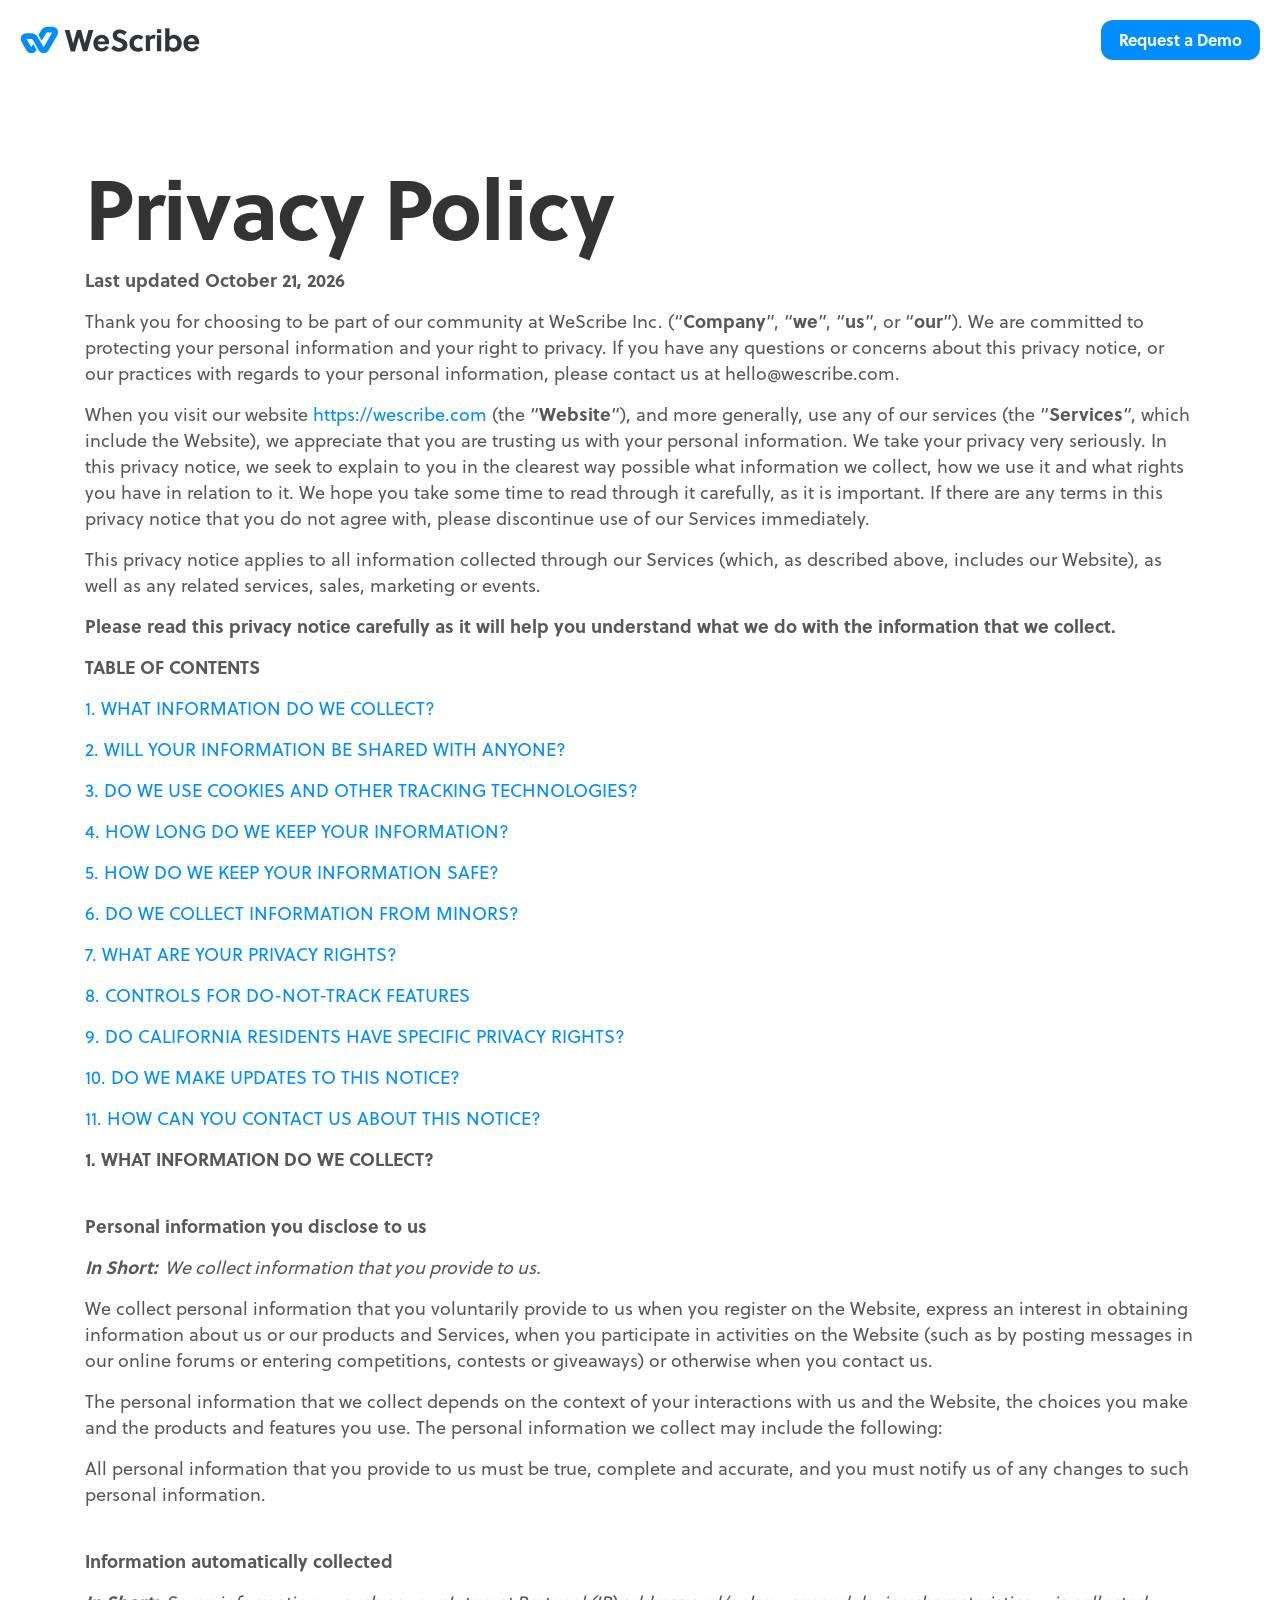
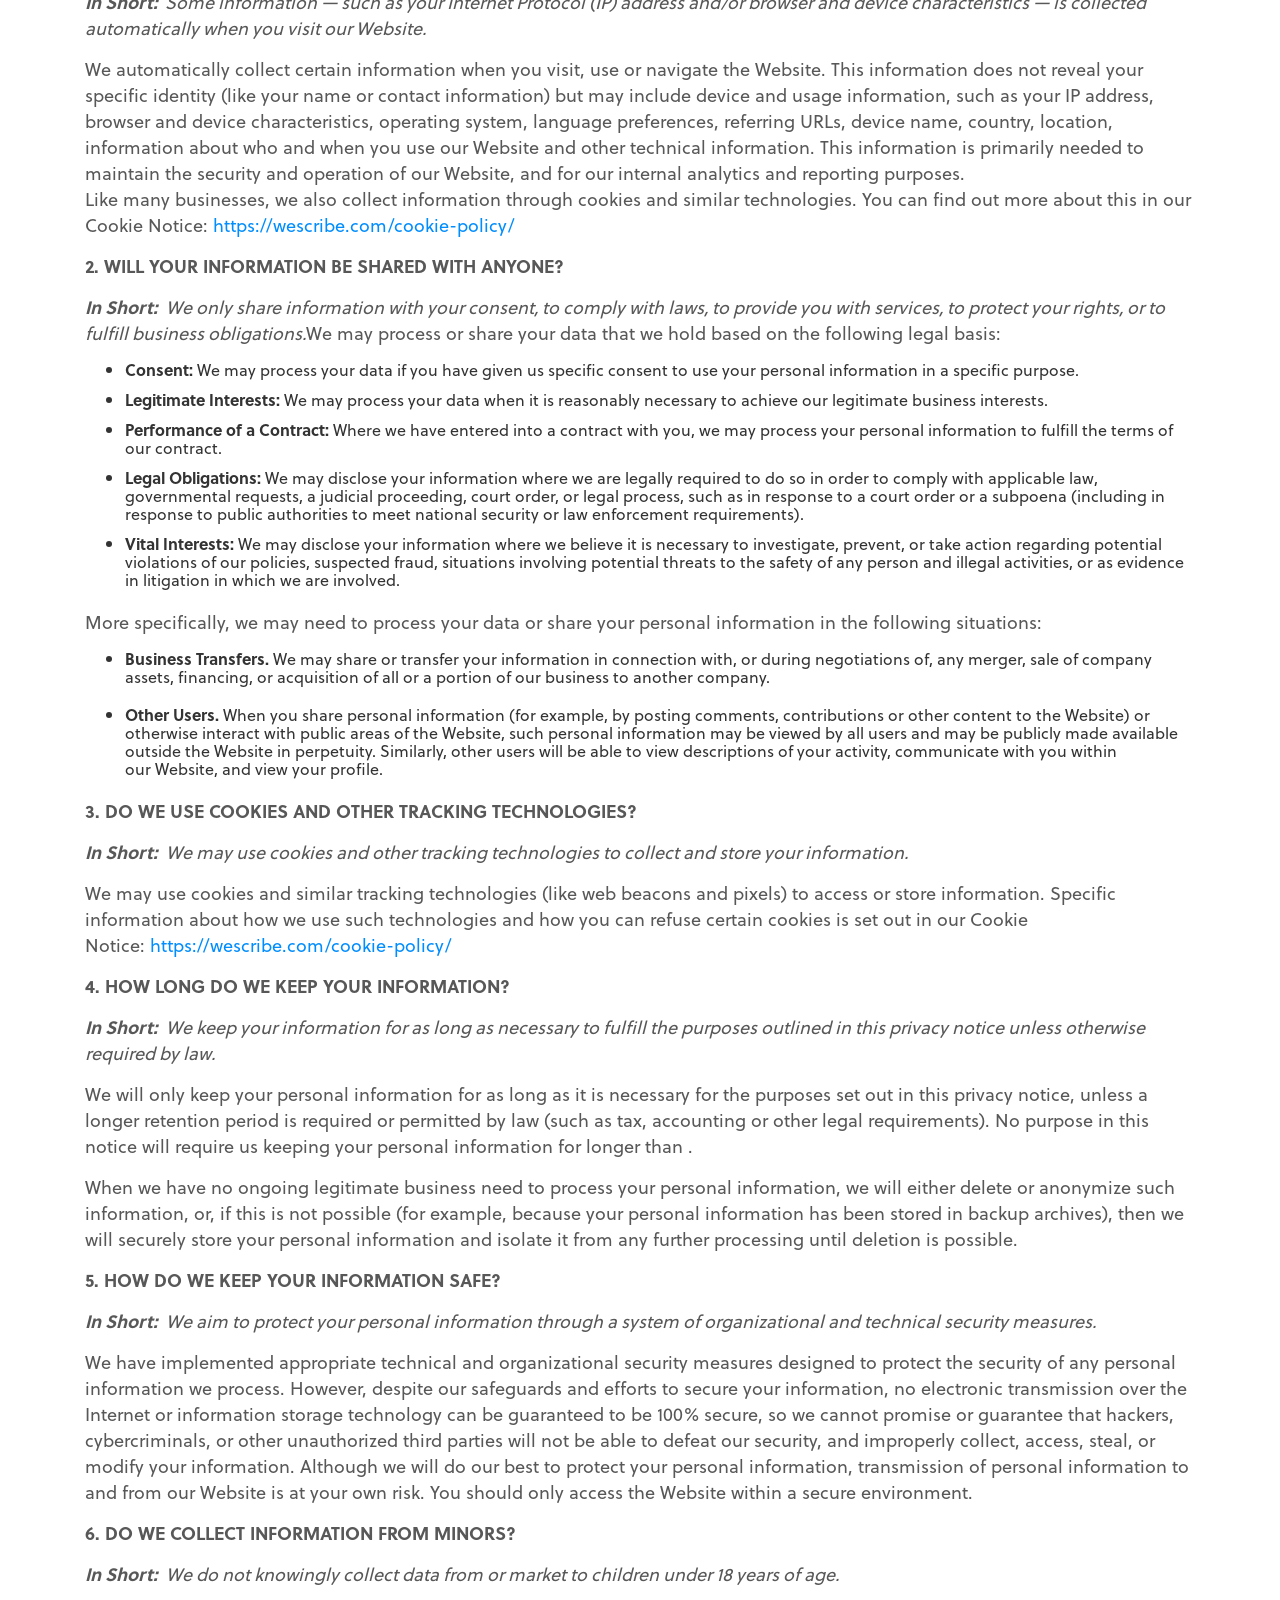
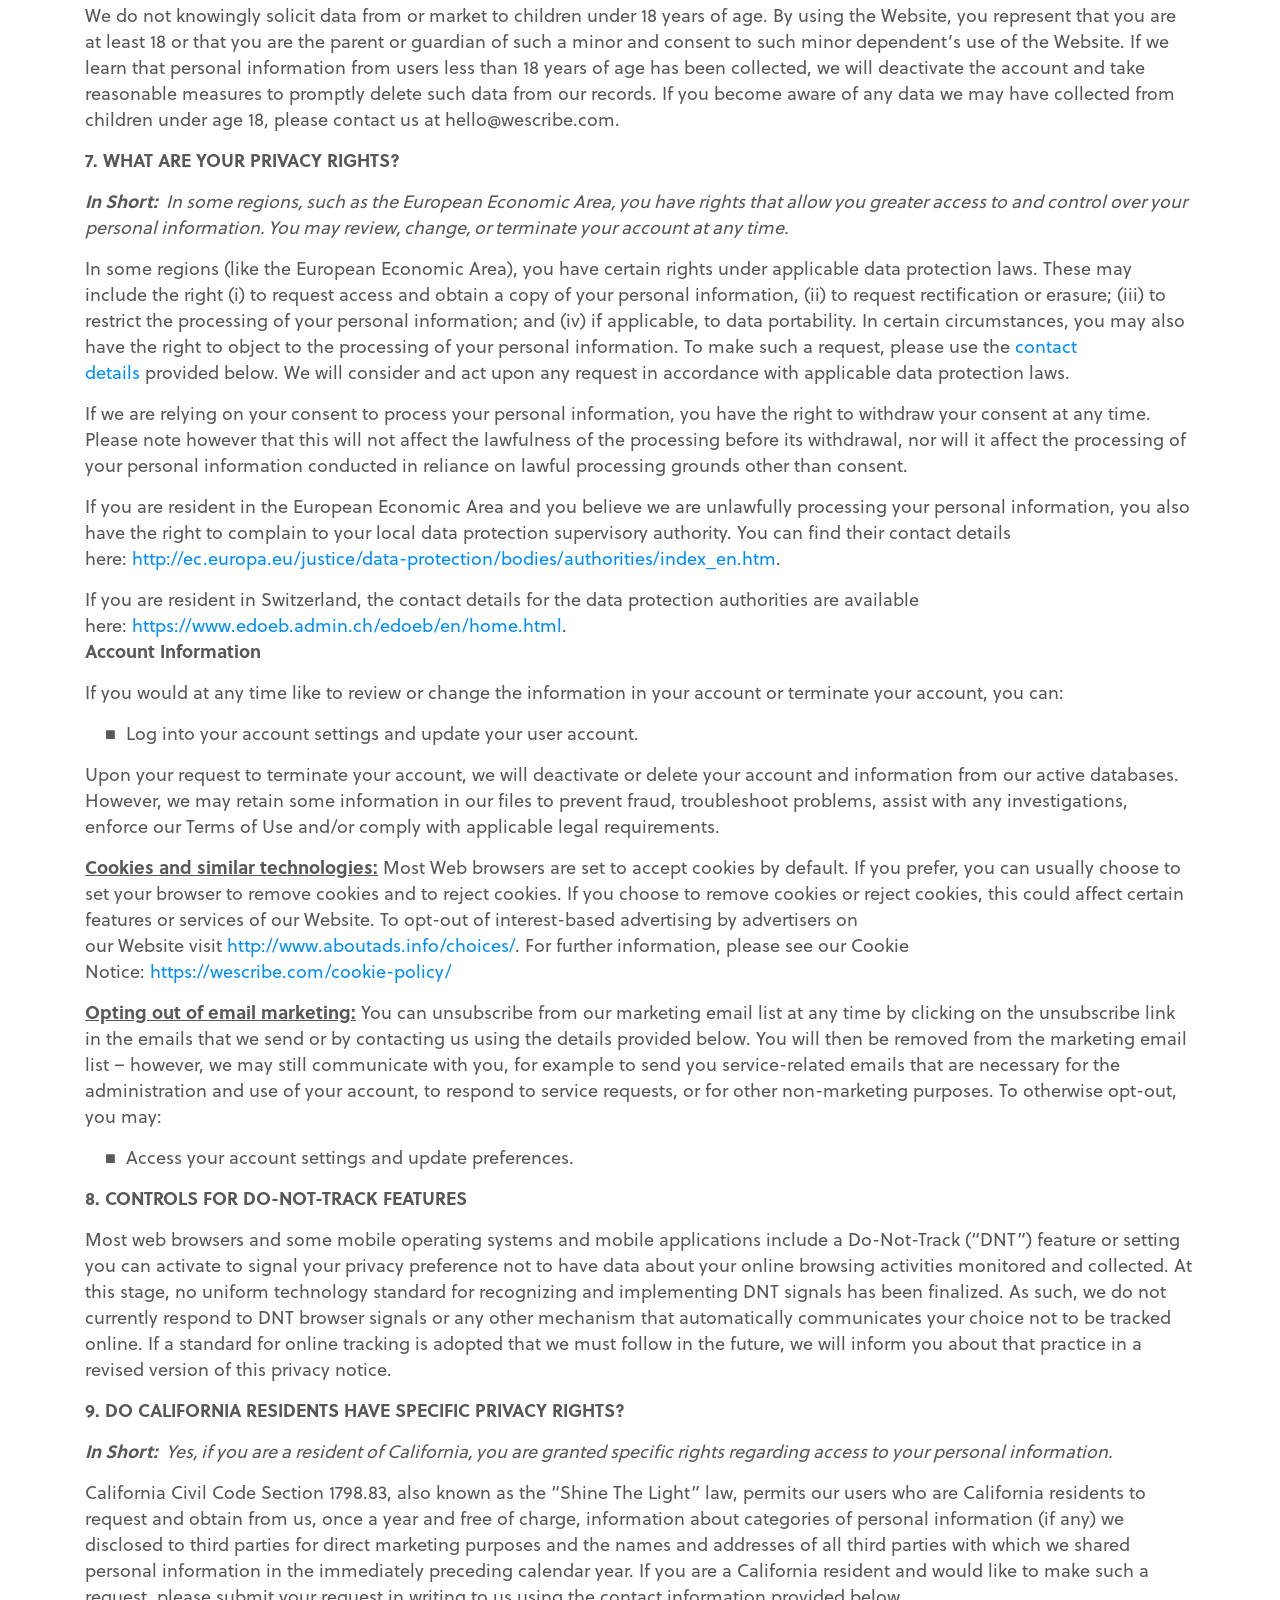
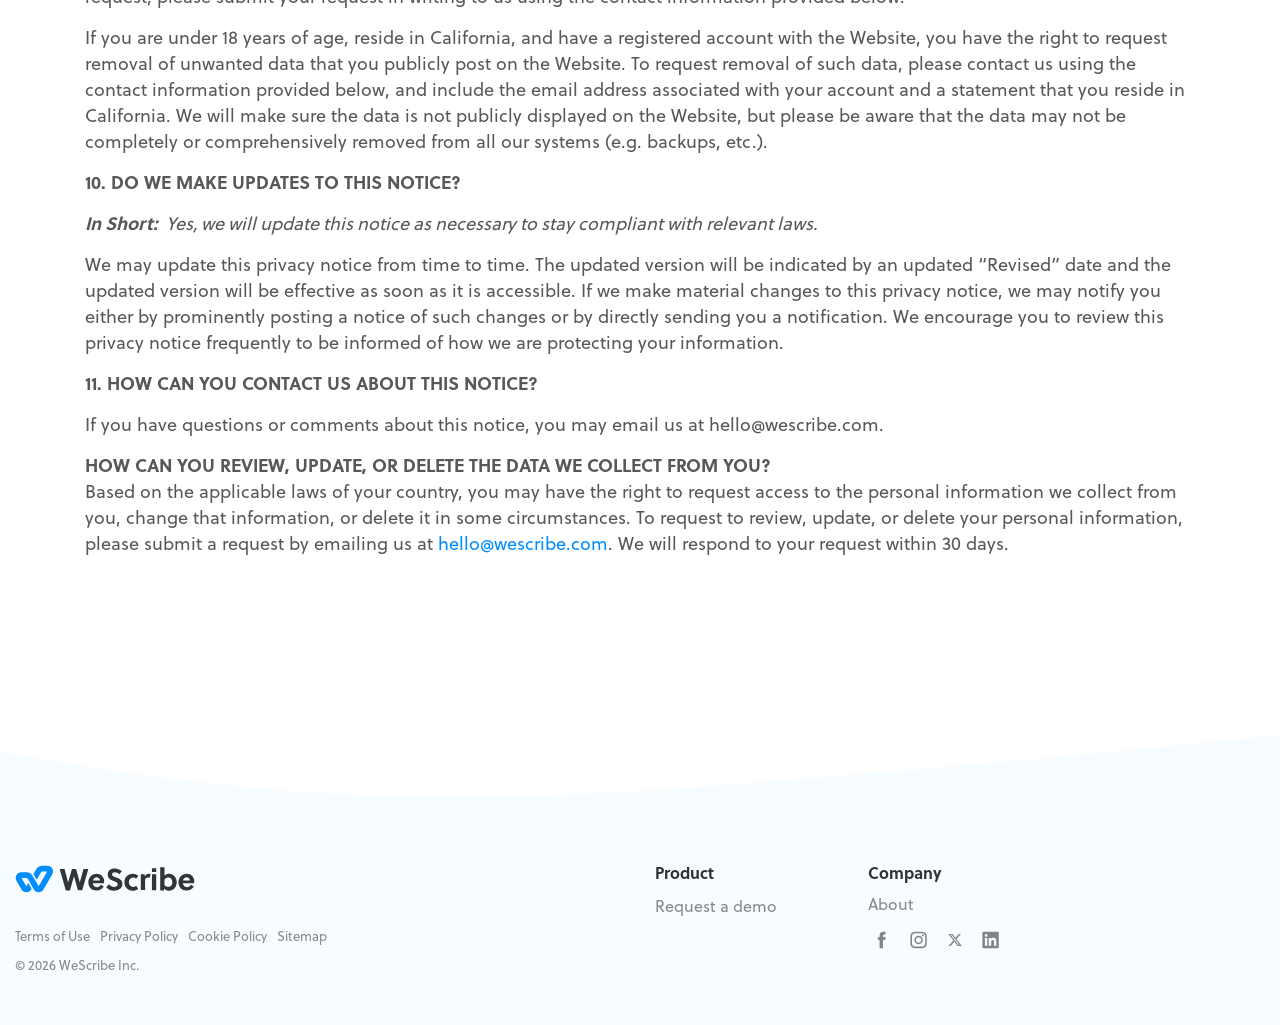
<file: privacy-policy/index.html>
<!DOCTYPE html>
<html lang="en-US" id="html">
<head>
  <!-- Google Tag Manager -->
  <script>(function(w,d,s,l,i){w[l]=w[l]||[];w[l].push({'gtm.start':
  new Date().getTime(),event:'gtm.js'});var f=d.getElementsByTagName(s)[0],
  j=d.createElement(s),dl=l!='dataLayer'?'&l='+l:'';j.async=true;j.src=
  'https://www.googletagmanager.com/gtm.js?id='+i+dl;f.parentNode.insertBefore(j,f);
  })(window,document,'script','dataLayer','GTM-MM86872');</script>
  <!-- End Google Tag Manager -->
	<meta charset="UTF-8">
	<meta name="viewport" content="width=device-width, initial-scale=1, shrink-to-fit=no">
  <!--[if IE]><link rel="shortcut icon" href="../wp-content/themes/wescribe-theme/favicon.ico"><![endif]-->
  <link rel="icon" href="../wp-content/themes/wescribe-theme/favicon.png">
  <link rel="apple-touch-icon-precomposed" href="../wp-content/themes/wescribe-theme/apple-touch-icon-precomposed.png">
	<link rel="profile" href="http://gmpg.org/xfn/11">
  <meta name='robots' content='max-image-preview:large' />

	<!-- This site is optimized with the Yoast SEO plugin v15.9 - https://yoast.com/wordpress/plugins/seo/ -->
	<title>Privacy Policy - WeScribe</title>
	<meta name="robots" content="index, follow, max-snippet:-1, max-image-preview:large, max-video-preview:-1" />
	<link rel="canonical" href="./index.html" />
	<meta property="og:locale" content="en_US" />
	<meta property="og:type" content="article" />
	<meta property="og:title" content="Privacy Policy - WeScribe" />
	<meta property="og:description" content="[...]Read More" />
	<meta property="og:url" content="./index.html" />
	<meta property="og:site_name" content="WeScribe" />
	<meta property="article:publisher" content="https://www.facebook.com/WeScribeHQ/" />
	<meta property="article:modified_time" content="2020-11-06T15:27:48+00:00" />
	<meta property="og:image" content="../wp-content/uploads/2021/02/WeScribe-FacebookPostThumbnail.png" />
	<meta property="og:image:width" content="1200" />
	<meta property="og:image:height" content="628" />
	<meta name="twitter:card" content="summary_large_image" />
	<meta name="twitter:site" content="@wescribehq" />
	<meta name="twitter:label1" content="Est. reading time">
	<meta name="twitter:data1" content="13 minutes">
	<script type="application/ld+json" class="yoast-schema-graph">{"@context":"https://schema.org","@graph":[{"@type":"WebSite","@id":"https://wescribe.com/#website","url":"https://wescribe.com/","name":"WeScribe","description":"Self-healing product knowledge","potentialAction":[{"@type":"SearchAction","target":"https://wescribe.com/?s={search_term_string}","query-input":"required name=search_term_string"}],"inLanguage":"en-US"},{"@type":"WebPage","@id":"https://wescribe.com/privacy-policy/#webpage","url":"https://wescribe.com/privacy-policy/","name":"Privacy Policy - WeScribe","isPartOf":{"@id":"https://wescribe.com/#website"},"datePublished":"2019-04-30T05:36:30+00:00","dateModified":"2020-11-06T15:27:48+00:00","breadcrumb":{"@id":"https://wescribe.com/privacy-policy/#breadcrumb"},"inLanguage":"en-US","potentialAction":[{"@type":"ReadAction","target":["https://wescribe.com/privacy-policy/"]}]},{"@type":"BreadcrumbList","@id":"https://wescribe.com/privacy-policy/#breadcrumb","itemListElement":[{"@type":"ListItem","position":1,"item":{"@type":"WebPage","@id":"https://wescribe.com/","url":"https://wescribe.com/","name":"Home"}},{"@type":"ListItem","position":2,"item":{"@type":"WebPage","@id":"https://wescribe.com/privacy-policy/","url":"https://wescribe.com/privacy-policy/","name":"Privacy Policy"}}]}]}</script>
	<!-- / Yoast SEO plugin. -->


<link rel="alternate" type="application/rss+xml" title="WeScribe &raquo; Feed" href="https://wescribe.com/feed/" />
<link rel="alternate" type="application/rss+xml" title="WeScribe &raquo; Comments Feed" href="https://wescribe.com/comments/feed/" />
<link rel="alternate" type="application/rss+xml" title="WeScribe &raquo; Privacy Policy Comments Feed" href="https://wescribe.com/privacy-policy/feed/" />
<link rel="alternate" title="oEmbed (JSON)" type="application/json+oembed" href="https://wescribe.com/wp-json/oembed/1.0/embed?url=https%3A%2F%2Fwescribe.com%2Fprivacy-policy%2F" />
<link rel="alternate" title="oEmbed (XML)" type="text/xml+oembed" href="https://wescribe.com/wp-json/oembed/1.0/embed?url=https%3A%2F%2Fwescribe.com%2Fprivacy-policy%2F&#038;format=xml" />
<style id="wp-img-auto-sizes-contain-inline-css">
img:is([sizes=auto i],[sizes^="auto," i]){contain-intrinsic-size:3000px 1500px}
/*# sourceURL=wp-img-auto-sizes-contain-inline-css */
</style>
<style id="wp-emoji-styles-inline-css">

	img.wp-smiley, img.emoji {
		display: inline !important;
		border: none !important;
		box-shadow: none !important;
		height: 1em !important;
		width: 1em !important;
		margin: 0 0.07em !important;
		vertical-align: -0.1em !important;
		background: none !important;
		padding: 0 !important;
	}
/*# sourceURL=wp-emoji-styles-inline-css */
</style>
<style id="wp-block-library-inline-css">
:root{--wp-block-synced-color:#7a00df;--wp-block-synced-color--rgb:122,0,223;--wp-bound-block-color:var(--wp-block-synced-color);--wp-editor-canvas-background:#ddd;--wp-admin-theme-color:#007cba;--wp-admin-theme-color--rgb:0,124,186;--wp-admin-theme-color-darker-10:#006ba1;--wp-admin-theme-color-darker-10--rgb:0,107,160.5;--wp-admin-theme-color-darker-20:#005a87;--wp-admin-theme-color-darker-20--rgb:0,90,135;--wp-admin-border-width-focus:2px}@media (min-resolution:192dpi){:root{--wp-admin-border-width-focus:1.5px}}.wp-element-button{cursor:pointer}:root .has-very-light-gray-background-color{background-color:#eee}:root .has-very-dark-gray-background-color{background-color:#313131}:root .has-very-light-gray-color{color:#eee}:root .has-very-dark-gray-color{color:#313131}:root .has-vivid-green-cyan-to-vivid-cyan-blue-gradient-background{background:linear-gradient(135deg,#00d084,#0693e3)}:root .has-purple-crush-gradient-background{background:linear-gradient(135deg,#34e2e4,#4721fb 50%,#ab1dfe)}:root .has-hazy-dawn-gradient-background{background:linear-gradient(135deg,#faaca8,#dad0ec)}:root .has-subdued-olive-gradient-background{background:linear-gradient(135deg,#fafae1,#67a671)}:root .has-atomic-cream-gradient-background{background:linear-gradient(135deg,#fdd79a,#004a59)}:root .has-nightshade-gradient-background{background:linear-gradient(135deg,#330968,#31cdcf)}:root .has-midnight-gradient-background{background:linear-gradient(135deg,#020381,#2874fc)}:root{--wp--preset--font-size--normal:16px;--wp--preset--font-size--huge:42px}.has-regular-font-size{font-size:1em}.has-larger-font-size{font-size:2.625em}.has-normal-font-size{font-size:var(--wp--preset--font-size--normal)}.has-huge-font-size{font-size:var(--wp--preset--font-size--huge)}:root .has-text-align-center{text-align:center}:root .has-text-align-left{text-align:left}:root .has-text-align-right{text-align:right}.has-fit-text{white-space:nowrap!important}#end-resizable-editor-section{display:none}.aligncenter{clear:both}.items-justified-left{justify-content:flex-start}.items-justified-center{justify-content:center}.items-justified-right{justify-content:flex-end}.items-justified-space-between{justify-content:space-between}.screen-reader-text{word-wrap:normal!important;border:0;clip-path:inset(50%);height:1px;margin:-1px;overflow:hidden;padding:0;position:absolute;width:1px;word-break:normal!important}.screen-reader-text:focus{background-color:#ddd;clip-path:none;color:#444;display:block;font-size:1em;height:auto;left:5px;line-height:normal;padding:15px 23px 14px;text-decoration:none;top:5px;width:auto;z-index:100000}html :where(.has-border-color){border-style:solid}html :where([style^=border-color],[style*=";border-color"],[style*="; border-color"]){border-style:solid}html :where([style^=border-top-color],[style*=";border-top-color"],[style*="; border-top-color"]){border-top-style:solid}html :where([style^=border-right-color],[style*=";border-right-color"],[style*="; border-right-color"]){border-right-style:solid}html :where([style^=border-bottom-color],[style*=";border-bottom-color"],[style*="; border-bottom-color"]){border-bottom-style:solid}html :where([style^=border-left-color],[style*=";border-left-color"],[style*="; border-left-color"]){border-left-style:solid}html :where([style^=border-width],[style*=";border-width"],[style*="; border-width"]){border-style:solid}html :where([style^=border-top-width],[style*=";border-top-width"],[style*="; border-top-width"]){border-top-style:solid}html :where([style^=border-right-width],[style*=";border-right-width"],[style*="; border-right-width"]){border-right-style:solid}html :where([style^=border-bottom-width],[style*=";border-bottom-width"],[style*="; border-bottom-width"]){border-bottom-style:solid}html :where([style^=border-left-width],[style*=";border-left-width"],[style*="; border-left-width"]){border-left-style:solid}html :where(img[class*=wp-image-]){height:auto;max-width:100%}:where(figure){margin:0 0 1em}html :where(.is-position-sticky){--wp-admin--admin-bar--position-offset:var(--wp-admin--admin-bar--height,0px)}@media screen and (max-width:600px){html :where(.is-position-sticky){--wp-admin--admin-bar--position-offset:0px}}

/*# sourceURL=/wp-includes/css/dist/block-library/common.min.css */
</style>
<style id="wp-block-list-inline-css">
ol,ul{box-sizing:border-box}:root :where(.wp-block-list.has-background){padding:1.25em 2.375em}
/*# sourceURL=https://wescribe.com/wp-includes/blocks/list/style.min.css */
</style>
<style id="wp-block-paragraph-inline-css">
.is-small-text{font-size:.875em}.is-regular-text{font-size:1em}.is-large-text{font-size:2.25em}.is-larger-text{font-size:3em}.has-drop-cap:not(:focus):first-letter{float:left;font-size:8.4em;font-style:normal;font-weight:100;line-height:.68;margin:.05em .1em 0 0;text-transform:uppercase}body.rtl .has-drop-cap:not(:focus):first-letter{float:none;margin-left:.1em}p.has-drop-cap.has-background{overflow:hidden}:root :where(p.has-background){padding:1.25em 2.375em}:where(p.has-text-color:not(.has-link-color)) a{color:inherit}p.has-text-align-left[style*="writing-mode:vertical-lr"],p.has-text-align-right[style*="writing-mode:vertical-rl"]{rotate:180deg}
/*# sourceURL=https://wescribe.com/wp-includes/blocks/paragraph/style.min.css */
</style>

<style id="classic-theme-styles-inline-css">
/*! This file is auto-generated */
.wp-block-button__link{color:#fff;background-color:#32373c;border-radius:9999px;box-shadow:none;text-decoration:none;padding:calc(.667em + 2px) calc(1.333em + 2px);font-size:1.125em}.wp-block-file__button{background:#32373c;color:#fff;text-decoration:none}
/*# sourceURL=/wp-includes/css/classic-themes.min.css */
</style>

<style id="global-styles-inline-css">
:root{--wp--preset--aspect-ratio--square: 1;--wp--preset--aspect-ratio--4-3: 4/3;--wp--preset--aspect-ratio--3-4: 3/4;--wp--preset--aspect-ratio--3-2: 3/2;--wp--preset--aspect-ratio--2-3: 2/3;--wp--preset--aspect-ratio--16-9: 16/9;--wp--preset--aspect-ratio--9-16: 9/16;--wp--preset--color--black: #000000;--wp--preset--color--cyan-bluish-gray: #abb8c3;--wp--preset--color--white: #ffffff;--wp--preset--color--pale-pink: #f78da7;--wp--preset--color--vivid-red: #cf2e2e;--wp--preset--color--luminous-vivid-orange: #ff6900;--wp--preset--color--luminous-vivid-amber: #fcb900;--wp--preset--color--light-green-cyan: #7bdcb5;--wp--preset--color--vivid-green-cyan: #00d084;--wp--preset--color--pale-cyan-blue: #8ed1fc;--wp--preset--color--vivid-cyan-blue: #0693e3;--wp--preset--color--vivid-purple: #9b51e0;--wp--preset--gradient--vivid-cyan-blue-to-vivid-purple: linear-gradient(135deg,rgb(6,147,227) 0%,rgb(155,81,224) 100%);--wp--preset--gradient--light-green-cyan-to-vivid-green-cyan: linear-gradient(135deg,rgb(122,220,180) 0%,rgb(0,208,130) 100%);--wp--preset--gradient--luminous-vivid-amber-to-luminous-vivid-orange: linear-gradient(135deg,rgb(252,185,0) 0%,rgb(255,105,0) 100%);--wp--preset--gradient--luminous-vivid-orange-to-vivid-red: linear-gradient(135deg,rgb(255,105,0) 0%,rgb(207,46,46) 100%);--wp--preset--gradient--very-light-gray-to-cyan-bluish-gray: linear-gradient(135deg,rgb(238,238,238) 0%,rgb(169,184,195) 100%);--wp--preset--gradient--cool-to-warm-spectrum: linear-gradient(135deg,rgb(74,234,220) 0%,rgb(151,120,209) 20%,rgb(207,42,186) 40%,rgb(238,44,130) 60%,rgb(251,105,98) 80%,rgb(254,248,76) 100%);--wp--preset--gradient--blush-light-purple: linear-gradient(135deg,rgb(255,206,236) 0%,rgb(152,150,240) 100%);--wp--preset--gradient--blush-bordeaux: linear-gradient(135deg,rgb(254,205,165) 0%,rgb(254,45,45) 50%,rgb(107,0,62) 100%);--wp--preset--gradient--luminous-dusk: linear-gradient(135deg,rgb(255,203,112) 0%,rgb(199,81,192) 50%,rgb(65,88,208) 100%);--wp--preset--gradient--pale-ocean: linear-gradient(135deg,rgb(255,245,203) 0%,rgb(182,227,212) 50%,rgb(51,167,181) 100%);--wp--preset--gradient--electric-grass: linear-gradient(135deg,rgb(202,248,128) 0%,rgb(113,206,126) 100%);--wp--preset--gradient--midnight: linear-gradient(135deg,rgb(2,3,129) 0%,rgb(40,116,252) 100%);--wp--preset--font-size--small: 13px;--wp--preset--font-size--medium: 20px;--wp--preset--font-size--large: 36px;--wp--preset--font-size--x-large: 42px;--wp--preset--spacing--20: 0.44rem;--wp--preset--spacing--30: 0.67rem;--wp--preset--spacing--40: 1rem;--wp--preset--spacing--50: 1.5rem;--wp--preset--spacing--60: 2.25rem;--wp--preset--spacing--70: 3.38rem;--wp--preset--spacing--80: 5.06rem;--wp--preset--shadow--natural: 6px 6px 9px rgba(0, 0, 0, 0.2);--wp--preset--shadow--deep: 12px 12px 50px rgba(0, 0, 0, 0.4);--wp--preset--shadow--sharp: 6px 6px 0px rgba(0, 0, 0, 0.2);--wp--preset--shadow--outlined: 6px 6px 0px -3px rgb(255, 255, 255), 6px 6px rgb(0, 0, 0);--wp--preset--shadow--crisp: 6px 6px 0px rgb(0, 0, 0);}.wp-block-button{--wp--preset--dimension--25: 25%;--wp--preset--dimension--50: 50%;--wp--preset--dimension--75: 75%;--wp--preset--dimension--100: 100%;}:where(body) { margin: 0; }:where(.is-layout-flex){gap: 0.5em;}:where(.is-layout-grid){gap: 0.5em;}body .is-layout-flex{display: flex;}.is-layout-flex{flex-wrap: wrap;align-items: center;}.is-layout-flex > :is(*, div){margin: 0;}body .is-layout-grid{display: grid;}.is-layout-grid > :is(*, div){margin: 0;}body{padding-top: 0px;padding-right: 0px;padding-bottom: 0px;padding-left: 0px;}:root :where(.wp-element-button, .wp-block-button__link){background-color: #32373c;border-width: 0;color: #fff;font-family: inherit;font-size: inherit;font-style: inherit;font-weight: inherit;letter-spacing: inherit;line-height: inherit;padding-top: calc(0.667em + 2px);padding-right: calc(1.333em + 2px);padding-bottom: calc(0.667em + 2px);padding-left: calc(1.333em + 2px);text-decoration: none;text-transform: inherit;}.has-black-color{color: var(--wp--preset--color--black) !important;}.has-cyan-bluish-gray-color{color: var(--wp--preset--color--cyan-bluish-gray) !important;}.has-white-color{color: var(--wp--preset--color--white) !important;}.has-pale-pink-color{color: var(--wp--preset--color--pale-pink) !important;}.has-vivid-red-color{color: var(--wp--preset--color--vivid-red) !important;}.has-luminous-vivid-orange-color{color: var(--wp--preset--color--luminous-vivid-orange) !important;}.has-luminous-vivid-amber-color{color: var(--wp--preset--color--luminous-vivid-amber) !important;}.has-light-green-cyan-color{color: var(--wp--preset--color--light-green-cyan) !important;}.has-vivid-green-cyan-color{color: var(--wp--preset--color--vivid-green-cyan) !important;}.has-pale-cyan-blue-color{color: var(--wp--preset--color--pale-cyan-blue) !important;}.has-vivid-cyan-blue-color{color: var(--wp--preset--color--vivid-cyan-blue) !important;}.has-vivid-purple-color{color: var(--wp--preset--color--vivid-purple) !important;}.has-black-background-color{background-color: var(--wp--preset--color--black) !important;}.has-cyan-bluish-gray-background-color{background-color: var(--wp--preset--color--cyan-bluish-gray) !important;}.has-white-background-color{background-color: var(--wp--preset--color--white) !important;}.has-pale-pink-background-color{background-color: var(--wp--preset--color--pale-pink) !important;}.has-vivid-red-background-color{background-color: var(--wp--preset--color--vivid-red) !important;}.has-luminous-vivid-orange-background-color{background-color: var(--wp--preset--color--luminous-vivid-orange) !important;}.has-luminous-vivid-amber-background-color{background-color: var(--wp--preset--color--luminous-vivid-amber) !important;}.has-light-green-cyan-background-color{background-color: var(--wp--preset--color--light-green-cyan) !important;}.has-vivid-green-cyan-background-color{background-color: var(--wp--preset--color--vivid-green-cyan) !important;}.has-pale-cyan-blue-background-color{background-color: var(--wp--preset--color--pale-cyan-blue) !important;}.has-vivid-cyan-blue-background-color{background-color: var(--wp--preset--color--vivid-cyan-blue) !important;}.has-vivid-purple-background-color{background-color: var(--wp--preset--color--vivid-purple) !important;}.has-black-border-color{border-color: var(--wp--preset--color--black) !important;}.has-cyan-bluish-gray-border-color{border-color: var(--wp--preset--color--cyan-bluish-gray) !important;}.has-white-border-color{border-color: var(--wp--preset--color--white) !important;}.has-pale-pink-border-color{border-color: var(--wp--preset--color--pale-pink) !important;}.has-vivid-red-border-color{border-color: var(--wp--preset--color--vivid-red) !important;}.has-luminous-vivid-orange-border-color{border-color: var(--wp--preset--color--luminous-vivid-orange) !important;}.has-luminous-vivid-amber-border-color{border-color: var(--wp--preset--color--luminous-vivid-amber) !important;}.has-light-green-cyan-border-color{border-color: var(--wp--preset--color--light-green-cyan) !important;}.has-vivid-green-cyan-border-color{border-color: var(--wp--preset--color--vivid-green-cyan) !important;}.has-pale-cyan-blue-border-color{border-color: var(--wp--preset--color--pale-cyan-blue) !important;}.has-vivid-cyan-blue-border-color{border-color: var(--wp--preset--color--vivid-cyan-blue) !important;}.has-vivid-purple-border-color{border-color: var(--wp--preset--color--vivid-purple) !important;}.has-vivid-cyan-blue-to-vivid-purple-gradient-background{background: var(--wp--preset--gradient--vivid-cyan-blue-to-vivid-purple) !important;}.has-light-green-cyan-to-vivid-green-cyan-gradient-background{background: var(--wp--preset--gradient--light-green-cyan-to-vivid-green-cyan) !important;}.has-luminous-vivid-amber-to-luminous-vivid-orange-gradient-background{background: var(--wp--preset--gradient--luminous-vivid-amber-to-luminous-vivid-orange) !important;}.has-luminous-vivid-orange-to-vivid-red-gradient-background{background: var(--wp--preset--gradient--luminous-vivid-orange-to-vivid-red) !important;}.has-very-light-gray-to-cyan-bluish-gray-gradient-background{background: var(--wp--preset--gradient--very-light-gray-to-cyan-bluish-gray) !important;}.has-cool-to-warm-spectrum-gradient-background{background: var(--wp--preset--gradient--cool-to-warm-spectrum) !important;}.has-blush-light-purple-gradient-background{background: var(--wp--preset--gradient--blush-light-purple) !important;}.has-blush-bordeaux-gradient-background{background: var(--wp--preset--gradient--blush-bordeaux) !important;}.has-luminous-dusk-gradient-background{background: var(--wp--preset--gradient--luminous-dusk) !important;}.has-pale-ocean-gradient-background{background: var(--wp--preset--gradient--pale-ocean) !important;}.has-electric-grass-gradient-background{background: var(--wp--preset--gradient--electric-grass) !important;}.has-midnight-gradient-background{background: var(--wp--preset--gradient--midnight) !important;}.has-small-font-size{font-size: var(--wp--preset--font-size--small) !important;}.has-medium-font-size{font-size: var(--wp--preset--font-size--medium) !important;}.has-large-font-size{font-size: var(--wp--preset--font-size--large) !important;}.has-x-large-font-size{font-size: var(--wp--preset--font-size--x-large) !important;}
/*# sourceURL=global-styles-inline-css */
</style>

<link rel='stylesheet' id='arve-main-css' href='../wp-content/plugins/advanced-responsive-video-embedder/build/main.0527fdb8.css' media='all' />
<link rel='stylesheet' id='contact-form-7-css' href='../wp-content/plugins/contact-form-7/includes/css/styles.9b154629.css' media='all' />
<link rel='stylesheet' id='understrap-styles-css' href='../wp-content/themes/wescribe-theme/css/theme.min.dc6bc80a.css' media='all' />
<link rel='stylesheet' id='js_composer_front-css' href='../wp-content/plugins/js_composer/assets/css/js_composer.min.56edc80f.css' media='all' />
<script id="wp-polyfill-js" src="../wp-includes/js/dist/vendor/wp-polyfill.min.de570700.js"></script>
<script async="async" id="arve-main-js" src="../wp-content/plugins/advanced-responsive-video-embedder/build/main.0527fdb8.js"></script>
<script id="jquery-core-js" src="../wp-includes/js/jquery/jquery.min.42f31d5c.js"></script>
<script id="jquery-migrate-js" src="../wp-includes/js/jquery/jquery-migrate.min.6b8fc336.js"></script>
<link rel="https://api.w.org/" href="https://wescribe.com/wp-json/" /><link rel="alternate" title="JSON" type="application/json" href="https://wescribe.com/wp-json/wp/v2/pages/3" /><link rel="EditURI" type="application/rsd+xml" title="RSD" href="https://wescribe.com/xmlrpc.php?rsd" />
<meta name="generator" content="WordPress 7.1.3" />
<link rel='shortlink' href='../index.html' />
<link rel="pingback" href="https://wescribe.com/xmlrpc.php">
<meta name="mobile-web-app-capable" content="yes">
<meta name="apple-mobile-web-app-capable" content="yes">
<meta name="apple-mobile-web-app-title" content="WeScribe - Self-healing product knowledge">
<meta name="generator" content="Powered by WPBakery Page Builder - drag and drop page builder for WordPress."/>
<style type="text/css" data-type="vc_shortcodes-custom-css">.vc_custom_1596664990076{margin-top: 80px !important;margin-bottom: 80px !important;}</style><noscript><style> .wpb_animate_when_almost_visible { opacity: 1; }</style></noscript>  <link rel="stylesheet" href="../assets/external/use.typekit.net/sei1mdv.css">
</head>

<body class="privacy-policy wp-singular page-template-default page page-id-3 wp-embed-responsive wp-theme-wescribe-theme wpb-js-composer js-comp-ver-6.2.0 vc_responsive" itemscope itemtype="http://schema.org/WebSite">
<!-- Google Tag Manager (noscript) -->
<noscript><iframe src="https://www.googletagmanager.com/ns.html?id=GTM-MM86872"
height="0" width="0" style="display:none;visibility:hidden"></iframe></noscript>
<!-- End Google Tag Manager (noscript) -->
<div class="site" id="page">

	<!-- ******************* The Navbar Area ******************* -->
	<header id="wrapper-navbar">

		<a class="skip-link sr-only sr-only-focusable" href="./index.html#content">Skip to content</a>

		<div id="main-nav" class="navbar navbar-expand-md navbar-light" aria-labelledby="main-nav-label">

			<h2 id="main-nav-label" class="sr-only">
				Main Navigation			</h2>

      
          
            <h2 class="logo">
              <a rel="home" href="../index.html" title="WeScribe" itemprop="url">
              <svg version="1.1" id="Layer_1"  x="0px" y="0px" viewBox="0 0 200 40" style="enable-background:new 0 0 200 40;" xml:space="preserve">
                  <title>WeScribe</title>
                  <style type="text/css">
                    .st0{fill:#323538;}
                    .st1{fill:#008DFF;}
                  </style>
                  <g>
                    <g>
                      <path class="st0" d="M71.99,23.96L71.99,23.96l4.12-15.21h5.39l-6.81,23.76h-4.75L65.5,16.99l0,0l-4.44,15.68h-4.59L49.66,8.75
                        h5.39L59,23.96l0,0l4.28-15.21h4.59L71.99,23.96z"/>
                    </g>
                    <g>
                      <path class="st0" d="M86.41,24.75c0.32,2.38,1.9,4.28,4.44,4.28c2.38,0,3.49-0.95,4.59-2.69l3.17,2.06
                        c-2.06,3.01-4.28,4.44-8.08,4.44c-5.39,0-9.03-3.8-9.03-9.19s3.96-9.5,9.03-9.5c4.91,0,8.55,3.49,8.55,8.24
                        c0,0.79-0.16,1.58-0.32,2.22H86.41V24.75z M94.33,21.58c-0.16-2.06-1.58-3.49-3.49-3.49c-2.38,0-3.64,1.43-4.12,3.49H94.33z"/>
                    </g>
                    <g>
                      <path class="st0" d="M110.96,12.55c-1.58,0-3.17,0.79-3.17,2.38c0,1.9,2.22,2.38,4.12,3.01c3.49,1.11,7.45,2.69,7.45,7.6
                        c0,5.23-4.91,7.45-9.03,7.45c-3.64,0-6.49-1.43-9.03-3.96l3.17-3.17c1.9,1.9,3.49,3.01,5.86,3.01c1.9,0,3.8-0.95,3.8-3.01
                        s-2.22-2.85-4.59-3.64c-3.17-1.11-6.49-2.53-6.49-7.13s3.8-6.65,7.76-6.65c3.01,0,5.39,0.95,7.92,2.85l-2.85,3.49
                        C114.61,13.51,112.86,12.55,110.96,12.55z"/>
                    </g>
                    <g>
                      <path class="st0" d="M136.94,30.77c-1.74,1.58-3.8,2.22-6.34,2.22c-5.23,0-9.03-3.8-9.03-9.35c0-5.23,3.8-9.35,9.19-9.35
                        c2.38,0,4.59,0.79,6.34,2.22l-2.53,3.33c-0.95-0.95-2.06-1.43-3.49-1.43c-2.69,0-4.59,2.38-4.59,5.23c0,3.01,2.06,5.23,4.59,5.23
                        c1.27,0,2.38-0.32,3.49-1.43L136.94,30.77z"/>
                    </g>
                    <g>
                      <path class="st0" d="M144.23,16.99c0.95-1.58,2.38-2.85,4.12-2.85c0.95,0,1.74,0.16,2.38,0.48l-1.11,4.28
                        c-0.48-0.32-1.11-0.48-1.74-0.48c-1.43,0-2.69,0.79-3.33,1.9v12.04h-4.75V14.61h4.12L144.23,16.99z"/>
                    </g>
                    <g>
                      <path class="st0" d="M152.15,12.24V8.12h4.75v4.12H152.15z M152.15,32.51v-17.9h4.75v17.9H152.15z"/>
                    </g>
                    <g>
                      <path class="st0" d="M166.09,7.01v9.5c1.27-1.58,3.49-2.22,5.23-2.22c4.75,0,8.4,4.28,8.4,9.35s-3.49,9.35-8.4,9.35
                        c-1.9,0-4.28-0.63-5.54-2.53l-0.32,2.22h-4.12V7.01H166.09z M166.09,26.81c1.27,1.43,2.53,1.9,4.12,1.9
                        c3.17,0,4.59-2.69,4.59-5.23c0-2.69-1.74-5.07-4.44-5.07c-1.58,0-3.17,0.63-4.28,2.38V26.81z"/>
                    </g>
                    <g>
                      <path class="st0" d="M186.53,24.75c0.32,2.38,1.9,4.28,4.44,4.28c2.38,0,3.49-0.95,4.59-2.69l3.17,2.06
                        c-2.06,3.01-4.28,4.44-8.08,4.44c-5.39,0-9.03-3.8-9.03-9.19s3.96-9.5,9.03-9.5c4.91,0,8.55,3.49,8.55,8.24
                        c0,0.79-0.16,1.58-0.32,2.22h-12.36V24.75z M194.29,21.58c-0.16-2.06-1.58-3.49-3.49-3.49c-2.38,0-3.64,1.43-4.12,3.49H194.29z"/>
                    </g>
                  </g>
                  <path class="st1" d="M41.42,8.46c-1.12-1.93-3.12-3.09-5.35-3.09h-6.01c-2.64,0-5.1,1.42-6.42,3.71l-3.16,5.4l3.65,6.33l4.99-8.56v0
                    c0.19-0.33,0.55-0.54,0.94-0.54h5.74l-9.54,16.42l-3.18-5.51v0l-3.66-6.33l0.04-0.08l-0.04,0.08C18.1,14,15.64,12.58,13,12.58H6.99
                    c-2.23,0-4.23,1.16-5.35,3.09c-1.12,1.94-1.12,4.24,0,6.18l5.59,9.69c1.12,1.94,3.12,3.09,5.35,3.09s4.24-1.15,5.35-3.09l0.44-0.77
                    l-3.66-6.33l-2.13,3.7l-5.32-9.22H13c0.39,0,0.74,0.21,0.94,0.54l1.83,3.17l3.66,6.34l1.49,2.58c1.12,1.93,3.12,3.09,5.35,3.09
                    c2.23,0,4.24-1.15,5.35-3.09l9.81-16.89C42.54,12.71,42.54,10.4,41.42,8.46z"/>
                </svg>
              </a>
            </h2>

          
        <div id="mobile-nav-toggle">
          <button class="hamburger hamburger--squeeze is-inactive" type="button">
            <span class="hamburger-box">
              <span class="hamburger-inner"></span>
            </span>
          </button>
        </div>

        <div id="navbarNavDropdown" class="collapse navbar-collapse">
				<!-- The WordPress Menu goes here -->
				        <ul class="auth-btns small-screen">
          
                <li class="hide">
                  <a href="https://app.wescribe.com/login" class="btn">Login</a>
                </li>
                <li class="hide">
                  <a href="https://app.wescribe.com/signup" class="btn">Signup</a>
                </li>
                <li>
                  <a href="../demo/index.html" class="btn">Request a Demo</a>
                </li>
                      </ul>
      </div>
      
      <ul class="auth-btns large-screen">
        
              <li class="hide">
                <a href="https://app.wescribe.com/login" class="btn">Login</a>
              </li>
              <li class="hide">
                <a href="https://app.wescribe.com/signup" class="btn">Signup</a>
              </li>
              <li>
                  <a href="../demo/index.html" class="btn">Request a Demo</a>
                </li>
                  </ul>

    </div><!-- .site-navigation -->

  </header><!-- #wrapper-navbar end -->

  <div id="mobile-navigation">
    <div class="mobile-navigation-content">
      <nav>
                <ul>
          <li><a href="https://app.wescribe.com/login" class="btn btn-medium btn-primary-outline">Login</a></li>
          <li><a href="https://app.wescribe.com/signup" class="btn btn-medium btn-primary">Signup</a></li>
        </ul>
      </nav>
    </div>
  </div>

<div class="wrapper" id="page-wrapper">

	<div class="container" id="content" tabindex="-1">

		<div class="row">

			<!-- Do the left sidebar check -->
			

<div class="col-md content-area" id="primary">

			<main class="site-main" id="main">

				
					
<article class="post-3 page type-page status-publish hentry" id="post-3">

	
	<div class="entry-content">

		<div class="vc_row wpb_row vc_row-fluid vc_custom_1596664990076"><div class="wpb_column vc_column_container vc_col-sm-12"><div class="vc_column-inner"><div class="wpb_wrapper">
	<div class="wpb_text_column wpb_content_element " >
		<div class="wpb_wrapper">
			<h1><strong>Privacy Policy</strong></h1>
<p><strong>Last updated October 21, 2026</strong></p>
<p>Thank you for choosing to be part of our community at WeScribe Inc. (“<strong>Company</strong>”, “<strong>we</strong>”, “<strong>us</strong>”, or “<strong>our</strong>”). We are committed to protecting your personal information and your right to privacy. If you have any questions or concerns about this privacy notice, or our practices with regards to your personal information, please contact us at hello@wescribe.com.</p>
<p>When you visit our website <a href="../index.html" target="_blank" rel="noreferrer noopener">https://wescribe.com</a> (the &#8220;<strong>Website</strong>&#8220;), and more generally, use any of our services (the &#8220;<strong>Services</strong>&#8220;, which include the Website), we appreciate that you are trusting us with your personal information. We take your privacy very seriously. In this privacy notice, we seek to explain to you in the clearest way possible what information we collect, how we use it and what rights you have in relation to it. We hope you take some time to read through it carefully, as it is important. If there are any terms in this privacy notice that you do not agree with, please discontinue use of our Services immediately.</p>
<p>This privacy notice applies to all information collected through our Services (which, as described above, includes our Website), as well as any related services, sales, marketing or events.</p>
<p><strong>Please read this privacy notice carefully as it will help you understand what we do with the information that we collect.</strong></p>
<p><strong>TABLE OF CONTENTS</strong></p>
<p><a href="#infocollect">1. WHAT INFORMATION DO WE COLLECT?</a></p>
<p><a href="#infoshare">2. WILL YOUR INFORMATION BE SHARED WITH ANYONE?</a></p>
<p><a href="#cookies">3. DO WE USE COOKIES AND OTHER TRACKING TECHNOLOGIES?</a></p>
<p><a href="#inforetain">4. HOW LONG DO WE KEEP YOUR INFORMATION?</a></p>
<p><a href="#infosafe">5. HOW DO WE KEEP YOUR INFORMATION SAFE?</a></p>
<p><a href="#infominors">6. DO WE COLLECT INFORMATION FROM MINORS?</a></p>
<p><a href="#privacyrights">7. WHAT ARE YOUR PRIVACY RIGHTS?</a></p>
<p><a href="#dnt">8. CONTROLS FOR DO-NOT-TRACK FEATURES</a></p>
<p><a href="#caresidents">9. DO CALIFORNIA RESIDENTS HAVE SPECIFIC PRIVACY RIGHTS?</a></p>
<p><a href="#policyupdates">10. DO WE MAKE UPDATES TO THIS NOTICE?</a></p>
<p><a href="#contact">11. HOW CAN YOU CONTACT US ABOUT THIS NOTICE?</a></p>
<p id="infocollect"><strong>1. WHAT INFORMATION DO WE COLLECT?</strong></p>
<p><strong><br />Personal information you disclose to us</strong></p>
<p><strong><em>In Short:  </em></strong><em>We collect information that you provide to us.</em></p>
<p>We collect personal information that you voluntarily provide to us when you register on the Website, express an interest in obtaining information about us or our products and Services, when you participate in activities on the Website (such as by posting messages in our online forums or entering competitions, contests or giveaways) or otherwise when you contact us.</p>
<p>The personal information that we collect depends on the context of your interactions with us and the Website, the choices you make and the products and features you use. The personal information we collect may include the following:</p>
<p>All personal information that you provide to us must be true, complete and accurate, and you must notify us of any changes to such personal information.</p>
<p><strong><br />Information automatically collected </strong></p>
<p><em><strong>In Short:  </strong>Some information — such as your Internet Protocol (IP) address and/or browser and device characteristics — is collected automatically when you visit our Website.</em></p>
<p class="wp-block-paragraph">We automatically collect certain information when you visit, use or navigate the Website. This information does not reveal your specific identity (like your name or contact information) but may include device and usage information, such as your IP address, browser and device characteristics, operating system, language preferences, referring URLs, device name, country, location, information about who and when you use our Website and other technical information. This information is primarily needed to maintain the security and operation of our Website, and for our internal analytics and reporting purposes.<br />Like many businesses, we also collect information through cookies and similar technologies. You can find out more about this in our Cookie Notice: <a href="../cookie-policy/index.html">https://wescribe.com/cookie-policy/</a></p>
<p id="infoshare"><strong>2. WILL YOUR INFORMATION BE SHARED WITH ANYONE?</strong></p>
<p><strong><em>In Short: </em> </strong><em>We only share information with your consent, to comply with laws, to provide you with services, to protect your rights, or to fulfill business obligations.</em>We may process or share your data that we hold based on the following legal basis:</p>
<ul class="wp-block-list">
<li><strong>Consent:</strong> We may process your data if you have given us specific consent to use your personal information in a specific purpose.</li>
<li><strong>Legitimate Interests:</strong> We may process your data when it is reasonably necessary to achieve our legitimate business interests.</li>
<li><strong>Performance of a Contract: </strong>Where we have entered into a contract with you, we may process your personal information to fulfill the terms of our contract.</li>
<li><strong>Legal Obligations:</strong> We may disclose your information where we are legally required to do so in order to comply with applicable law, governmental requests, a judicial proceeding, court order, or legal process, such as in response to a court order or a subpoena (including in response to public authorities to meet national security or law enforcement requirements).</li>
<li><strong>Vital Interests:</strong> We may disclose your information where we believe it is necessary to investigate, prevent, or take action regarding potential violations of our policies, suspected fraud, situations involving potential threats to the safety of any person and illegal activities, or as evidence in litigation in which we are involved.</li>
</ul>
<p>More specifically, we may need to process your data or share your personal information in the following situations:</p>
<ul class="wp-block-list">
<li><strong>Business Transfers.</strong> We may share or transfer your information in connection with, or during negotiations of, any merger, sale of company assets, financing, or acquisition of all or a portion of our business to another company.</li>
</ul>
<ul class="wp-block-list">
<li><strong>Other Users.</strong> When you share personal information (for example, by posting comments, contributions or other content to the Website) or otherwise interact with public areas of the Website, such personal information may be viewed by all users and may be publicly made available outside the Website in perpetuity. Similarly, other users will be able to view descriptions of your activity, communicate with you within our Website, and view your profile.</li>
</ul>
<p id="cookies"><strong>3. DO WE USE COOKIES AND OTHER TRACKING TECHNOLOGIES?</strong></p>
<p><strong><em>In Short: </em> </strong><em>We may use cookies and other tracking technologies to collect and store your information.</em></p>
<p>We may use cookies and similar tracking technologies (like web beacons and pixels) to access or store information. Specific information about how we use such technologies and how you can refuse certain cookies is set out in our Cookie Notice: <a href="../cookie-policy/index.html">https://wescribe.com/cookie-policy/</a></p>
<p id="inforetain"><strong>4. HOW LONG DO WE KEEP YOUR INFORMATION?</strong></p>
<p><strong><em>In Short: </em> </strong><em>We keep your information for as long as necessary to fulfill the purposes outlined in this privacy notice unless otherwise required by law.</em></p>
<p>We will only keep your personal information for as long as it is necessary for the purposes set out in this privacy notice, unless a longer retention period is required or permitted by law (such as tax, accounting or other legal requirements). No purpose in this notice will require us keeping your personal information for longer than .</p>
<p>When we have no ongoing legitimate business need to process your personal information, we will either delete or anonymize such information, or, if this is not possible (for example, because your personal information has been stored in backup archives), then we will securely store your personal information and isolate it from any further processing until deletion is possible.</p>
<p id="infosafe"><strong>5. HOW DO WE KEEP YOUR INFORMATION SAFE?</strong></p>
<p><strong><em>In Short: </em> </strong><em>We aim to protect your personal information through a system of organizational and technical security measures.</em></p>
<p>We have implemented appropriate technical and organizational security measures designed to protect the security of any personal information we process. However, despite our safeguards and efforts to secure your information, no electronic transmission over the Internet or information storage technology can be guaranteed to be 100% secure, so we cannot promise or guarantee that hackers, cybercriminals, or other unauthorized third parties will not be able to defeat our security, and improperly collect, access, steal, or modify your information. Although we will do our best to protect your personal information, transmission of personal information to and from our Website is at your own risk. You should only access the Website within a secure environment.</p>
<p id="infominors"><strong>6. DO WE COLLECT INFORMATION FROM MINORS?</strong></p>
<p><strong><em>In Short: </em> </strong><em>We do not knowingly collect data from or market to children under 18 years of age.</em></p>
<p>We do not knowingly solicit data from or market to children under 18 years of age. By using the Website, you represent that you are at least 18 or that you are the parent or guardian of such a minor and consent to such minor dependent’s use of the Website. If we learn that personal information from users less than 18 years of age has been collected, we will deactivate the account and take reasonable measures to promptly delete such data from our records. If you become aware of any data we may have collected from children under age 18, please contact us at hello@wescribe.com.</p>
<p id="privacyrights"><strong>7. WHAT ARE YOUR PRIVACY RIGHTS?</strong></p>
<p><strong><em>In Short: </em> </strong><em>In some regions, such as the European Economic Area, you have rights that allow you greater access to and control over your personal information. You may review, change, or terminate your account at any time.</em></p>
<p>In some regions (like the European Economic Area), you have certain rights under applicable data protection laws. These may include the right (i) to request access and obtain a copy of your personal information, (ii) to request rectification or erasure; (iii) to restrict the processing of your personal information; and (iv) if applicable, to data portability. In certain circumstances, you may also have the right to object to the processing of your personal information. To make such a request, please use the <a href="#contact">contact details</a> provided below. We will consider and act upon any request in accordance with applicable data protection laws.</p>
<p>If we are relying on your consent to process your personal information, you have the right to withdraw your consent at any time. Please note however that this will not affect the lawfulness of the processing before its withdrawal, nor will it affect the processing of your personal information conducted in reliance on lawful processing grounds other than consent.</p>
<p>If you are resident in the European Economic Area and you believe we are unlawfully processing your personal information, you also have the right to complain to your local data protection supervisory authority. You can find their contact details here: <a href="http://ec.europa.eu/justice/data-protection/bodies/authorities/index_en.htm" target="_blank" rel="noreferrer noopener">http://ec.europa.eu/justice/data-protection/bodies/authorities/index_en.htm</a>.</p>
<p>If you are resident in Switzerland, the contact details for the data protection authorities are available here: <a href="https://www.edoeb.admin.ch/edoeb/en/home.html" target="_blank" rel="noreferrer noopener">https://www.edoeb.admin.ch/edoeb/en/home.html</a>.<br /><strong>Account Information</strong></p>
<p>If you would at any time like to review or change the information in your account or terminate your account, you can:</p>
<p>    ■  Log into your account settings and update your user account.</p>
<p>Upon your request to terminate your account, we will deactivate or delete your account and information from our active databases. However, we may retain some information in our files to prevent fraud, troubleshoot problems, assist with any investigations, enforce our Terms of Use and/or comply with applicable legal requirements.</p>
<p><strong><u>Cookies and similar technologies:</u> </strong>Most Web browsers are set to accept cookies by default. If you prefer, you can usually choose to set your browser to remove cookies and to reject cookies. If you choose to remove cookies or reject cookies, this could affect certain features or services of our Website. To opt-out of interest-based advertising by advertisers on our Website visit <a href="http://www.aboutads.info/choices/" target="_blank" rel="noreferrer noopener">http://www.aboutads.info/choices/</a>. For further information, please see our Cookie Notice: <a href="../cookie-policy/index.html">https://wescribe.com/cookie-policy/</a></p>
<p><strong><u>Opting out of email marketing:</u> </strong>You can unsubscribe from our marketing email list at any time by clicking on the unsubscribe link in the emails that we send or by contacting us using the details provided below. You will then be removed from the marketing email list – however, we may still communicate with you, for example to send you service-related emails that are necessary for the administration and use of your account, to respond to service requests, or for other non-marketing purposes. To otherwise opt-out, you may:</p>
<p>    ■  Access your account settings and update preferences.</p>
<p id="dnt"><strong>8. CONTROLS FOR DO-NOT-TRACK FEATURES</strong></p>
<p>Most web browsers and some mobile operating systems and mobile applications include a Do-Not-Track (“DNT”) feature or setting you can activate to signal your privacy preference not to have data about your online browsing activities monitored and collected. At this stage, no uniform technology standard for recognizing and implementing DNT signals has been finalized. As such, we do not currently respond to DNT browser signals or any other mechanism that automatically communicates your choice not to be tracked online. If a standard for online tracking is adopted that we must follow in the future, we will inform you about that practice in a revised version of this privacy notice.</p>
<p id="caresidents"><strong>9. DO CALIFORNIA RESIDENTS HAVE SPECIFIC PRIVACY RIGHTS?</strong></p>
<p><strong><em>In Short: </em> </strong><em>Yes, if you are a resident of California, you are granted specific rights regarding access to your personal information.</em></p>
<p>California Civil Code Section 1798.83, also known as the “Shine The Light” law, permits our users who are California residents to request and obtain from us, once a year and free of charge, information about categories of personal information (if any) we disclosed to third parties for direct marketing purposes and the names and addresses of all third parties with which we shared personal information in the immediately preceding calendar year. If you are a California resident and would like to make such a request, please submit your request in writing to us using the contact information provided below.</p>
<p>If you are under 18 years of age, reside in California, and have a registered account with the Website, you have the right to request removal of unwanted data that you publicly post on the Website. To request removal of such data, please contact us using the contact information provided below, and include the email address associated with your account and a statement that you reside in California. We will make sure the data is not publicly displayed on the Website, but please be aware that the data may not be completely or comprehensively removed from all our systems (e.g. backups, etc.).  </p>
<p id="policyupdates"><strong>10. DO WE MAKE UPDATES TO THIS NOTICE?</strong></p>
<p><strong><em>In Short: </em> </strong><em>Yes, we will update this notice as necessary to stay compliant with relevant laws.</em></p>
<p>We may update this privacy notice from time to time. The updated version will be indicated by an updated “Revised” date and the updated version will be effective as soon as it is accessible. If we make material changes to this privacy notice, we may notify you either by prominently posting a notice of such changes or by directly sending you a notification. We encourage you to review this privacy notice frequently to be informed of how we are protecting your information.</p>
<p id="contact"><strong>11. HOW CAN YOU CONTACT US ABOUT THIS NOTICE?</strong></p>
<p>If you have questions or comments about this notice, you may email us at hello@wescribe.com.</p>
<p><strong>HOW CAN YOU REVIEW, UPDATE, OR DELETE THE DATA WE COLLECT FROM YOU?</strong><br />Based on the applicable laws of your country, you may have the right to request access to the personal information we collect from you, change that information, or delete it in some circumstances. To request to review, update, or delete your personal information, please submit a request by emailing us at <a href="mailto:hello@wescribe.com">hello@wescribe.com</a>. We will respond to your request within 30 days.</p>
<p>&nbsp;</p>

		</div>
	</div>
</div></div></div></div>
		
	</div><!-- .entry-content -->

	<divclass="entry-footer">
			</div><!-- .entry-footer -->

</article><!-- #post-## -->

					
				
			</main><!-- #main -->

			<!-- Do the right sidebar check -->
			
</div><!-- #closing the primary container from /global-templates/left-sidebar-check.php -->



	
	<div class="col-md-4 widget-area" id="right-sidebar" role="complementary">

</div><!-- #right-sidebar -->


		</div><!-- .row -->

	</div><!-- #content -->

</div><!-- #page-wrapper -->


<div class="pre-footer-cta hide">
  <div class="container-fluid">
    <div class="row">
      <div class="col-12">
          <div class="team-emojis">
            <div class="emoji one">🙋🏻</div>
            <div class="emoji two">🙌</div>
            <div class="emoji three">🙋🏾‍♀️</div>
          </div>
          <h3 class="mb-4">Try WeScribe with your team</h3>
          <a href="https://app.wescribe.com/signup" class="btn btn-large">Start your free account</a>
      </div>
    </div>
  </div>
</div>

<footer>
  <div class="container-fluid">
    <div class="row">
      <div class="col-12 col-md-6 order-md-last">
        <div class="row">
          <div class="col-4 footer-nav-col">
            <div class="nav-heading">Product</div>
            <ul>
              <li><a href="./index.html" class="hide">Features</a></li>
              <li class="hide"><a href="../pricing/index.html">Pricing</a></li>
              <li><a href="../demo/index.html">Request a demo</a></li>
            </ul>
          </div>

          <div class="col-4 footer-nav-col">
            <div class="nav-heading">Company</div>
            <ul>
              <li><a href="../about/index.html">About</a></li>
              <li>
                <ul class="social">
                  <li><a href="https://facebook.com/wescribehq" class="facebook" target="_blank" onClick="_gaq.push([‘_trackEvent’, ‘Footer Social’, ‘click’, ‘Facebook’, ‘0’]);">Facebook</a></li>
                  <li><a href="https://instagram.com/wescribehq" class="instagram" target="_blank" onClick="_gaq.push([‘_trackEvent’, ‘Footer Social’, ‘click’, ‘Instagram’, ‘0’]);">Instagram</a></li>
                  <li><a href="https://x.com/wescribehq" class="twitter" target="_blank" onClick="_gaq.push([‘_trackEvent’, ‘Footer Social’, ‘click’, ‘X’, ‘0’]);">X</a></li>
                  <li><a href="https://www.linkedin.com/company/wescribehq/" class="linkedin" target="_blank" onClick="_gaq.push([‘_trackEvent’, ‘Footer Social’, ‘click’, ‘LinkedIn’, ‘0’]);">LinkedIn</a></li>
                </ul>
              </li>
            </ul>

          </div>
        </div>
      </div>
      <div class="col-12 col-md-6">
        <svg version="1.1" id="footer-logo"  x="0px" y="0px" viewBox="0 0 200 40" style="enable-background:new 0 0 200 40;" xml:space="preserve">
          <title>WeScribe</title>
          <style type="text/css">
            .st0{fill:#323538;}
            .st1{fill:#008DFF;}
          </style>
          <g>
            <g>
              <path class="st0" d="M71.99,23.96L71.99,23.96l4.12-15.21h5.39l-6.81,23.76h-4.75L65.5,16.99l0,0l-4.44,15.68h-4.59L49.66,8.75
                h5.39L59,23.96l0,0l4.28-15.21h4.59L71.99,23.96z"/>
            </g>
            <g>
              <path class="st0" d="M86.41,24.75c0.32,2.38,1.9,4.28,4.44,4.28c2.38,0,3.49-0.95,4.59-2.69l3.17,2.06
                c-2.06,3.01-4.28,4.44-8.08,4.44c-5.39,0-9.03-3.8-9.03-9.19s3.96-9.5,9.03-9.5c4.91,0,8.55,3.49,8.55,8.24
                c0,0.79-0.16,1.58-0.32,2.22H86.41V24.75z M94.33,21.58c-0.16-2.06-1.58-3.49-3.49-3.49c-2.38,0-3.64,1.43-4.12,3.49H94.33z"/>
            </g>
            <g>
              <path class="st0" d="M110.96,12.55c-1.58,0-3.17,0.79-3.17,2.38c0,1.9,2.22,2.38,4.12,3.01c3.49,1.11,7.45,2.69,7.45,7.6
                c0,5.23-4.91,7.45-9.03,7.45c-3.64,0-6.49-1.43-9.03-3.96l3.17-3.17c1.9,1.9,3.49,3.01,5.86,3.01c1.9,0,3.8-0.95,3.8-3.01
                s-2.22-2.85-4.59-3.64c-3.17-1.11-6.49-2.53-6.49-7.13s3.8-6.65,7.76-6.65c3.01,0,5.39,0.95,7.92,2.85l-2.85,3.49
                C114.61,13.51,112.86,12.55,110.96,12.55z"/>
            </g>
            <g>
              <path class="st0" d="M136.94,30.77c-1.74,1.58-3.8,2.22-6.34,2.22c-5.23,0-9.03-3.8-9.03-9.35c0-5.23,3.8-9.35,9.19-9.35
                c2.38,0,4.59,0.79,6.34,2.22l-2.53,3.33c-0.95-0.95-2.06-1.43-3.49-1.43c-2.69,0-4.59,2.38-4.59,5.23c0,3.01,2.06,5.23,4.59,5.23
                c1.27,0,2.38-0.32,3.49-1.43L136.94,30.77z"/>
            </g>
            <g>
              <path class="st0" d="M144.23,16.99c0.95-1.58,2.38-2.85,4.12-2.85c0.95,0,1.74,0.16,2.38,0.48l-1.11,4.28
                c-0.48-0.32-1.11-0.48-1.74-0.48c-1.43,0-2.69,0.79-3.33,1.9v12.04h-4.75V14.61h4.12L144.23,16.99z"/>
            </g>
            <g>
              <path class="st0" d="M152.15,12.24V8.12h4.75v4.12H152.15z M152.15,32.51v-17.9h4.75v17.9H152.15z"/>
            </g>
            <g>
              <path class="st0" d="M166.09,7.01v9.5c1.27-1.58,3.49-2.22,5.23-2.22c4.75,0,8.4,4.28,8.4,9.35s-3.49,9.35-8.4,9.35
                c-1.9,0-4.28-0.63-5.54-2.53l-0.32,2.22h-4.12V7.01H166.09z M166.09,26.81c1.27,1.43,2.53,1.9,4.12,1.9
                c3.17,0,4.59-2.69,4.59-5.23c0-2.69-1.74-5.07-4.44-5.07c-1.58,0-3.17,0.63-4.28,2.38V26.81z"/>
            </g>
            <g>
              <path class="st0" d="M186.53,24.75c0.32,2.38,1.9,4.28,4.44,4.28c2.38,0,3.49-0.95,4.59-2.69l3.17,2.06
                c-2.06,3.01-4.28,4.44-8.08,4.44c-5.39,0-9.03-3.8-9.03-9.19s3.96-9.5,9.03-9.5c4.91,0,8.55,3.49,8.55,8.24
                c0,0.79-0.16,1.58-0.32,2.22h-12.36V24.75z M194.29,21.58c-0.16-2.06-1.58-3.49-3.49-3.49c-2.38,0-3.64,1.43-4.12,3.49H194.29z"/>
            </g>
          </g>
          <path class="st1" d="M41.42,8.46c-1.12-1.93-3.12-3.09-5.35-3.09h-6.01c-2.64,0-5.1,1.42-6.42,3.71l-3.16,5.4l3.65,6.33l4.99-8.56v0
            c0.19-0.33,0.55-0.54,0.94-0.54h5.74l-9.54,16.42l-3.18-5.51v0l-3.66-6.33l0.04-0.08l-0.04,0.08C18.1,14,15.64,12.58,13,12.58H6.99
            c-2.23,0-4.23,1.16-5.35,3.09c-1.12,1.94-1.12,4.24,0,6.18l5.59,9.69c1.12,1.94,3.12,3.09,5.35,3.09s4.24-1.15,5.35-3.09l0.44-0.77
            l-3.66-6.33l-2.13,3.7l-5.32-9.22H13c0.39,0,0.74,0.21,0.94,0.54l1.83,3.17l3.66,6.34l1.49,2.58c1.12,1.93,3.12,3.09,5.35,3.09
            c2.23,0,4.24-1.15,5.35-3.09l9.81-16.89C42.54,12.71,42.54,10.4,41.42,8.46z"/>
        </svg>
        <ul class="legal-terms">
          <li><a href="../terms-of-use/index.html">Terms of Use</a></li>
          <li><a href="./index.html">Privacy Policy</a></li>
          <li><a href="../cookie-policy/index.html">Cookie Policy</a></li>
          <li><a href="../sitemap/index.html">Sitemap</a></li>
        </ul>
        <div class="copyright">&copy; 2026 WeScribe Inc.</div>
      </div>
      </div>
    </div>
  </div>
</div>

</footer>

</div><!-- wrapper end -->

</div><!-- #page we need this extra closing tag here -->

<script type="speculationrules">
{"prefetch":[{"source":"document","where":{"and":[{"href_matches":"/*"},{"not":{"href_matches":["/wp-*.php","/wp-admin/*","/wp-content/uploads/*","/wp-content/*","/wp-content/plugins/*","/wp-content/themes/wescribe-theme/*","/*\\?(.+)"]}},{"not":{"selector_matches":"a[rel~=\"nofollow\"]"}},{"not":{"selector_matches":".no-prefetch, .no-prefetch a"}}]},"eagerness":"conservative"}]}
</script>
<script id="wp-hooks-js" src="../wp-includes/js/dist/hooks.min.a45b6de2.js"></script>
<script id="wp-i18n-js" src="../wp-includes/js/dist/i18n.min.56159663.js"></script>
<script id="wp-i18n-js-after">
wp.i18n.setLocaleData( { 'text direction\u0004ltr': [ 'ltr' ] } );
//# sourceURL=wp-i18n-js-after
</script>
<script id="wp-private-apis-js" src="../wp-includes/js/dist/private-apis.min.e90a0c37.js"></script>
<script id="wp-url-js" src="../wp-includes/js/dist/url.min.a9395e6f.js"></script>
<script id="wp-api-fetch-js" src="../wp-includes/js/dist/api-fetch.min.868a95d3.js"></script>
<script id="wp-api-fetch-js-after">
wp.apiFetch.use( wp.apiFetch.createRootURLMiddleware( "https://wescribe.com/wp-json/" ) );
wp.apiFetch.nonceMiddleware = wp.apiFetch.createNonceMiddleware( "e716a8a793" );
wp.apiFetch.use( wp.apiFetch.nonceMiddleware );
wp.apiFetch.use( wp.apiFetch.mediaUploadMiddleware );
wp.apiFetch.nonceEndpoint = "https://wescribe.com/wp-admin/admin-ajax.php?action=rest-nonce";
//# sourceURL=wp-api-fetch-js-after
</script>
<script id="contact-form-7-js-extra">
var wpcf7 = [];
//# sourceURL=contact-form-7-js-extra
</script>
<script id="contact-form-7-js" src="../wp-content/plugins/contact-form-7/includes/js/index.9b154629.js"></script>
<script id="understrap-scripts-js" src="../wp-content/themes/wescribe-theme/js/theme.min.9eede578.js"></script>
<script id="wpb_composer_front_js-js" src="../wp-content/plugins/js_composer/assets/js/dist/js_composer_front.min.56edc80f.js"></script>
<script id="wp-emoji-settings" type="application/json">
{"baseUrl":"https://s.w.org/images/core/emoji/17.0.2/72x72/","ext":".png","svgUrl":"https://s.w.org/images/core/emoji/17.0.2/svg/","svgExt":".svg","source":{"concatemoji":"https://wescribe.com/wp-includes/js/wp-emoji-release.min.js?ver=7.1.3"}}
</script>
<script type="module">
/*! This file is auto-generated */
var e="script#wp-emoji-settings",t=document.querySelector(e);if(!(t instanceof HTMLScriptElement))throw new Error("Element missing: "+e);const r=JSON.parse(t.text),s=(window._wpemojiSettings=r,"wpEmojiSettingsSupports"),o=["flag","emoji"];function i(e){try{var t={supportTests:e,timestamp:(new Date).valueOf()};sessionStorage.setItem(s,JSON.stringify(t))}catch(e){}}function c(e,t,n){e.clearRect(0,0,e.canvas.width,e.canvas.height),e.fillText(t,0,0);t=new Uint32Array(e.getImageData(0,0,e.canvas.width,e.canvas.height).data);e.clearRect(0,0,e.canvas.width,e.canvas.height),e.fillText(n,0,0);const r=new Uint32Array(e.getImageData(0,0,e.canvas.width,e.canvas.height).data);return t.every((e,t)=>e===r[t])}function p(e,t){e.clearRect(0,0,e.canvas.width,e.canvas.height),e.fillText(t,0,0);var n=e.getImageData(16,16,1,1);for(let e=0;e<n.data.length;e++)if(0!==n.data[e])return!1;return!0}function u(e,t,n,r){switch(t){case"flag":return n(e,"\ud83c\udff3\ufe0f\u200d\u26a7\ufe0f","\ud83c\udff3\ufe0f\u200b\u26a7\ufe0f")?!1:!n(e,"\ud83c\udde8\ud83c\uddf6","\ud83c\udde8\u200b\ud83c\uddf6")&&!n(e,"\ud83c\udff4\udb40\udc67\udb40\udc62\udb40\udc65\udb40\udc6e\udb40\udc67\udb40\udc7f","\ud83c\udff4\u200b\udb40\udc67\u200b\udb40\udc62\u200b\udb40\udc65\u200b\udb40\udc6e\u200b\udb40\udc67\u200b\udb40\udc7f");case"emoji":return!r(e,"\ud83e\u1fac8")}return!1}function f(e,t,n,r){let a;const s=(a="undefined"!=typeof WorkerGlobalScope&&self instanceof WorkerGlobalScope?new OffscreenCanvas(300,150):document.createElement("canvas")).getContext("2d",{willReadFrequently:!0}),o=(s.textBaseline="top",s.font="600 32px Arial",{});return e.forEach(e=>{o[e]=t(s,e,n,r)}),o}function a(e){var t=document.createElement("script");t.src=e,t.defer=!0,document.head.appendChild(t)}r.supports={everything:!0,everythingExceptFlag:!0},new Promise(t=>{let n=function(){try{var e=JSON.parse(sessionStorage.getItem(s));if("object"==typeof e&&"number"==typeof e.timestamp&&(new Date).valueOf()<e.timestamp+604800&&"object"==typeof e.supportTests)return e.supportTests}catch(e){}return null}();if(!n){if("undefined"!=typeof Worker&&"undefined"!=typeof OffscreenCanvas&&"undefined"!=typeof URL&&URL.createObjectURL&&"undefined"!=typeof Blob)try{var e="postMessage("+f.toString()+"("+[JSON.stringify(o),u.toString(),c.toString(),p.toString()].join(",")+"));",r=new Blob([e],{type:"text/javascript"});const a=new Worker(URL.createObjectURL(r),{name:"wpTestEmojiSupports"});return void(a.onmessage=e=>{i(n=e.data),a.terminate(),t(n)})}catch(e){}i(n=f(o,u,c,p))}t(n)}).then(e=>{for(const n in e)r.supports[n]=e[n],r.supports.everything=r.supports.everything&&r.supports[n],"flag"!==n&&(r.supports.everythingExceptFlag=r.supports.everythingExceptFlag&&r.supports[n]);var t;r.supports.everythingExceptFlag=r.supports.everythingExceptFlag&&!r.supports.flag,r.supports.everything||((t=r.source||{}).concatemoji?a(t.concatemoji):t.wpemoji&&t.twemoji&&(a(t.twemoji),a(t.wpemoji)))});
//# sourceURL=https://wescribe.com/wp-includes/js/wp-emoji-loader.min.js
</script>

<script src="../assets/external/ajax.googleapis.com/ajax/libs/jquery/3.4.1/jquery.min.js"></script>
<script src="../wp-content/themes/wescribe-theme/js/lazyload.min.js"></script>
<script>
  var lazyLoadInstance = new LazyLoad({
    elements_selector: ".lazy"
  });
</script>
<script src="../wp-content/themes/wescribe-theme/js/wescribe.js"></script>
<script type="text/javascript" src="../assets/external/cdn.jsdelivr.net/npm/slick-carousel@1.8.1/slick/slick.min.js"></script>

</body>

</html>
</file>
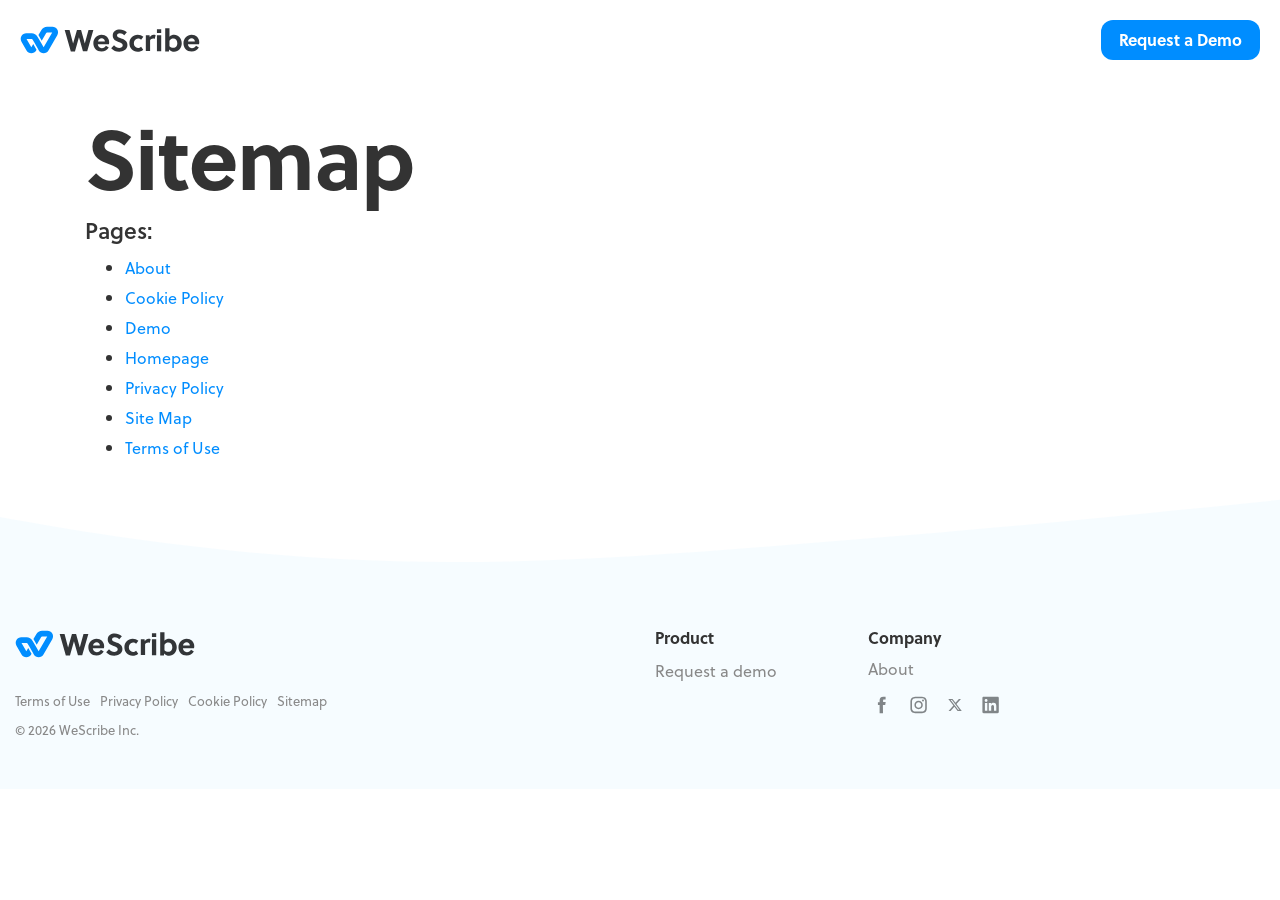
<file: sitemap/index.html>
<!DOCTYPE html>
<html lang="en-US" id="html">
<head>
  <!-- Google Tag Manager -->
  <script>(function(w,d,s,l,i){w[l]=w[l]||[];w[l].push({'gtm.start':
  new Date().getTime(),event:'gtm.js'});var f=d.getElementsByTagName(s)[0],
  j=d.createElement(s),dl=l!='dataLayer'?'&l='+l:'';j.async=true;j.src=
  'https://www.googletagmanager.com/gtm.js?id='+i+dl;f.parentNode.insertBefore(j,f);
  })(window,document,'script','dataLayer','GTM-MM86872');</script>
  <!-- End Google Tag Manager -->
	<meta charset="UTF-8">
	<meta name="viewport" content="width=device-width, initial-scale=1, shrink-to-fit=no">
  <!--[if IE]><link rel="shortcut icon" href="../wp-content/themes/wescribe-theme/favicon.ico"><![endif]-->
  <link rel="icon" href="../wp-content/themes/wescribe-theme/favicon.png">
  <link rel="apple-touch-icon-precomposed" href="../wp-content/themes/wescribe-theme/apple-touch-icon-precomposed.png">
	<link rel="profile" href="http://gmpg.org/xfn/11">
  <meta name='robots' content='max-image-preview:large' />

	<!-- This site is optimized with the Yoast SEO plugin v15.9 - https://yoast.com/wordpress/plugins/seo/ -->
	<title>Site Map - WeScribe</title>
	<meta name="robots" content="index, follow, max-snippet:-1, max-image-preview:large, max-video-preview:-1" />
	<link rel="canonical" href="./index.html" />
	<meta property="og:locale" content="en_US" />
	<meta property="og:type" content="article" />
	<meta property="og:title" content="Site Map - WeScribe" />
	<meta property="og:description" content="[...]Read More" />
	<meta property="og:url" content="./index.html" />
	<meta property="og:site_name" content="WeScribe" />
	<meta property="article:publisher" content="https://www.facebook.com/WeScribeHQ/" />
	<meta property="article:modified_time" content="2020-07-31T22:35:38+00:00" />
	<meta property="og:image" content="../wp-content/uploads/2021/02/WeScribe-FacebookPostThumbnail.png" />
	<meta property="og:image:width" content="1200" />
	<meta property="og:image:height" content="628" />
	<meta name="twitter:card" content="summary_large_image" />
	<meta name="twitter:site" content="@wescribehq" />
	<script type="application/ld+json" class="yoast-schema-graph">{"@context":"https://schema.org","@graph":[{"@type":"WebSite","@id":"https://wescribe.com/#website","url":"https://wescribe.com/","name":"WeScribe","description":"Self-healing product knowledge","potentialAction":[{"@type":"SearchAction","target":"https://wescribe.com/?s={search_term_string}","query-input":"required name=search_term_string"}],"inLanguage":"en-US"},{"@type":"WebPage","@id":"https://wescribe.com/sitemap/#webpage","url":"https://wescribe.com/sitemap/","name":"Site Map - WeScribe","isPartOf":{"@id":"https://wescribe.com/#website"},"datePublished":"2020-07-31T22:35:30+00:00","dateModified":"2020-07-31T22:35:38+00:00","breadcrumb":{"@id":"https://wescribe.com/sitemap/#breadcrumb"},"inLanguage":"en-US","potentialAction":[{"@type":"ReadAction","target":["https://wescribe.com/sitemap/"]}]},{"@type":"BreadcrumbList","@id":"https://wescribe.com/sitemap/#breadcrumb","itemListElement":[{"@type":"ListItem","position":1,"item":{"@type":"WebPage","@id":"https://wescribe.com/","url":"https://wescribe.com/","name":"Home"}},{"@type":"ListItem","position":2,"item":{"@type":"WebPage","@id":"https://wescribe.com/sitemap/","url":"https://wescribe.com/sitemap/","name":"Site Map"}}]}]}</script>
	<!-- / Yoast SEO plugin. -->


<link rel="alternate" type="application/rss+xml" title="WeScribe &raquo; Feed" href="https://wescribe.com/feed/" />
<link rel="alternate" type="application/rss+xml" title="WeScribe &raquo; Comments Feed" href="https://wescribe.com/comments/feed/" />
<link rel="alternate" title="oEmbed (JSON)" type="application/json+oembed" href="https://wescribe.com/wp-json/oembed/1.0/embed?url=https%3A%2F%2Fwescribe.com%2Fsitemap%2F" />
<link rel="alternate" title="oEmbed (XML)" type="text/xml+oembed" href="https://wescribe.com/wp-json/oembed/1.0/embed?url=https%3A%2F%2Fwescribe.com%2Fsitemap%2F&#038;format=xml" />
<style id="wp-img-auto-sizes-contain-inline-css">
img:is([sizes=auto i],[sizes^="auto," i]){contain-intrinsic-size:3000px 1500px}
/*# sourceURL=wp-img-auto-sizes-contain-inline-css */
</style>
<style id="wp-emoji-styles-inline-css">

	img.wp-smiley, img.emoji {
		display: inline !important;
		border: none !important;
		box-shadow: none !important;
		height: 1em !important;
		width: 1em !important;
		margin: 0 0.07em !important;
		vertical-align: -0.1em !important;
		background: none !important;
		padding: 0 !important;
	}
/*# sourceURL=wp-emoji-styles-inline-css */
</style>
<style id="wp-block-library-inline-css">
:root{--wp-block-synced-color:#7a00df;--wp-block-synced-color--rgb:122,0,223;--wp-bound-block-color:var(--wp-block-synced-color);--wp-editor-canvas-background:#ddd;--wp-admin-theme-color:#007cba;--wp-admin-theme-color--rgb:0,124,186;--wp-admin-theme-color-darker-10:#006ba1;--wp-admin-theme-color-darker-10--rgb:0,107,160.5;--wp-admin-theme-color-darker-20:#005a87;--wp-admin-theme-color-darker-20--rgb:0,90,135;--wp-admin-border-width-focus:2px}@media (min-resolution:192dpi){:root{--wp-admin-border-width-focus:1.5px}}.wp-element-button{cursor:pointer}:root .has-very-light-gray-background-color{background-color:#eee}:root .has-very-dark-gray-background-color{background-color:#313131}:root .has-very-light-gray-color{color:#eee}:root .has-very-dark-gray-color{color:#313131}:root .has-vivid-green-cyan-to-vivid-cyan-blue-gradient-background{background:linear-gradient(135deg,#00d084,#0693e3)}:root .has-purple-crush-gradient-background{background:linear-gradient(135deg,#34e2e4,#4721fb 50%,#ab1dfe)}:root .has-hazy-dawn-gradient-background{background:linear-gradient(135deg,#faaca8,#dad0ec)}:root .has-subdued-olive-gradient-background{background:linear-gradient(135deg,#fafae1,#67a671)}:root .has-atomic-cream-gradient-background{background:linear-gradient(135deg,#fdd79a,#004a59)}:root .has-nightshade-gradient-background{background:linear-gradient(135deg,#330968,#31cdcf)}:root .has-midnight-gradient-background{background:linear-gradient(135deg,#020381,#2874fc)}:root{--wp--preset--font-size--normal:16px;--wp--preset--font-size--huge:42px}.has-regular-font-size{font-size:1em}.has-larger-font-size{font-size:2.625em}.has-normal-font-size{font-size:var(--wp--preset--font-size--normal)}.has-huge-font-size{font-size:var(--wp--preset--font-size--huge)}:root .has-text-align-center{text-align:center}:root .has-text-align-left{text-align:left}:root .has-text-align-right{text-align:right}.has-fit-text{white-space:nowrap!important}#end-resizable-editor-section{display:none}.aligncenter{clear:both}.items-justified-left{justify-content:flex-start}.items-justified-center{justify-content:center}.items-justified-right{justify-content:flex-end}.items-justified-space-between{justify-content:space-between}.screen-reader-text{word-wrap:normal!important;border:0;clip-path:inset(50%);height:1px;margin:-1px;overflow:hidden;padding:0;position:absolute;width:1px;word-break:normal!important}.screen-reader-text:focus{background-color:#ddd;clip-path:none;color:#444;display:block;font-size:1em;height:auto;left:5px;line-height:normal;padding:15px 23px 14px;text-decoration:none;top:5px;width:auto;z-index:100000}html :where(.has-border-color){border-style:solid}html :where([style^=border-color],[style*=";border-color"],[style*="; border-color"]){border-style:solid}html :where([style^=border-top-color],[style*=";border-top-color"],[style*="; border-top-color"]){border-top-style:solid}html :where([style^=border-right-color],[style*=";border-right-color"],[style*="; border-right-color"]){border-right-style:solid}html :where([style^=border-bottom-color],[style*=";border-bottom-color"],[style*="; border-bottom-color"]){border-bottom-style:solid}html :where([style^=border-left-color],[style*=";border-left-color"],[style*="; border-left-color"]){border-left-style:solid}html :where([style^=border-width],[style*=";border-width"],[style*="; border-width"]){border-style:solid}html :where([style^=border-top-width],[style*=";border-top-width"],[style*="; border-top-width"]){border-top-style:solid}html :where([style^=border-right-width],[style*=";border-right-width"],[style*="; border-right-width"]){border-right-style:solid}html :where([style^=border-bottom-width],[style*=";border-bottom-width"],[style*="; border-bottom-width"]){border-bottom-style:solid}html :where([style^=border-left-width],[style*=";border-left-width"],[style*="; border-left-width"]){border-left-style:solid}html :where(img[class*=wp-image-]){height:auto;max-width:100%}:where(figure){margin:0 0 1em}html :where(.is-position-sticky){--wp-admin--admin-bar--position-offset:var(--wp-admin--admin-bar--height,0px)}@media screen and (max-width:600px){html :where(.is-position-sticky){--wp-admin--admin-bar--position-offset:0px}}

/*# sourceURL=/wp-includes/css/dist/block-library/common.min.css */
</style>
<style id="classic-theme-styles-inline-css">
/*! This file is auto-generated */
.wp-block-button__link{color:#fff;background-color:#32373c;border-radius:9999px;box-shadow:none;text-decoration:none;padding:calc(.667em + 2px) calc(1.333em + 2px);font-size:1.125em}.wp-block-file__button{background:#32373c;color:#fff;text-decoration:none}
/*# sourceURL=/wp-includes/css/classic-themes.min.css */
</style>

<style id="global-styles-inline-css">
:root{--wp--preset--aspect-ratio--square: 1;--wp--preset--aspect-ratio--4-3: 4/3;--wp--preset--aspect-ratio--3-4: 3/4;--wp--preset--aspect-ratio--3-2: 3/2;--wp--preset--aspect-ratio--2-3: 2/3;--wp--preset--aspect-ratio--16-9: 16/9;--wp--preset--aspect-ratio--9-16: 9/16;--wp--preset--color--black: #000000;--wp--preset--color--cyan-bluish-gray: #abb8c3;--wp--preset--color--white: #ffffff;--wp--preset--color--pale-pink: #f78da7;--wp--preset--color--vivid-red: #cf2e2e;--wp--preset--color--luminous-vivid-orange: #ff6900;--wp--preset--color--luminous-vivid-amber: #fcb900;--wp--preset--color--light-green-cyan: #7bdcb5;--wp--preset--color--vivid-green-cyan: #00d084;--wp--preset--color--pale-cyan-blue: #8ed1fc;--wp--preset--color--vivid-cyan-blue: #0693e3;--wp--preset--color--vivid-purple: #9b51e0;--wp--preset--gradient--vivid-cyan-blue-to-vivid-purple: linear-gradient(135deg,rgb(6,147,227) 0%,rgb(155,81,224) 100%);--wp--preset--gradient--light-green-cyan-to-vivid-green-cyan: linear-gradient(135deg,rgb(122,220,180) 0%,rgb(0,208,130) 100%);--wp--preset--gradient--luminous-vivid-amber-to-luminous-vivid-orange: linear-gradient(135deg,rgb(252,185,0) 0%,rgb(255,105,0) 100%);--wp--preset--gradient--luminous-vivid-orange-to-vivid-red: linear-gradient(135deg,rgb(255,105,0) 0%,rgb(207,46,46) 100%);--wp--preset--gradient--very-light-gray-to-cyan-bluish-gray: linear-gradient(135deg,rgb(238,238,238) 0%,rgb(169,184,195) 100%);--wp--preset--gradient--cool-to-warm-spectrum: linear-gradient(135deg,rgb(74,234,220) 0%,rgb(151,120,209) 20%,rgb(207,42,186) 40%,rgb(238,44,130) 60%,rgb(251,105,98) 80%,rgb(254,248,76) 100%);--wp--preset--gradient--blush-light-purple: linear-gradient(135deg,rgb(255,206,236) 0%,rgb(152,150,240) 100%);--wp--preset--gradient--blush-bordeaux: linear-gradient(135deg,rgb(254,205,165) 0%,rgb(254,45,45) 50%,rgb(107,0,62) 100%);--wp--preset--gradient--luminous-dusk: linear-gradient(135deg,rgb(255,203,112) 0%,rgb(199,81,192) 50%,rgb(65,88,208) 100%);--wp--preset--gradient--pale-ocean: linear-gradient(135deg,rgb(255,245,203) 0%,rgb(182,227,212) 50%,rgb(51,167,181) 100%);--wp--preset--gradient--electric-grass: linear-gradient(135deg,rgb(202,248,128) 0%,rgb(113,206,126) 100%);--wp--preset--gradient--midnight: linear-gradient(135deg,rgb(2,3,129) 0%,rgb(40,116,252) 100%);--wp--preset--font-size--small: 13px;--wp--preset--font-size--medium: 20px;--wp--preset--font-size--large: 36px;--wp--preset--font-size--x-large: 42px;--wp--preset--spacing--20: 0.44rem;--wp--preset--spacing--30: 0.67rem;--wp--preset--spacing--40: 1rem;--wp--preset--spacing--50: 1.5rem;--wp--preset--spacing--60: 2.25rem;--wp--preset--spacing--70: 3.38rem;--wp--preset--spacing--80: 5.06rem;--wp--preset--shadow--natural: 6px 6px 9px rgba(0, 0, 0, 0.2);--wp--preset--shadow--deep: 12px 12px 50px rgba(0, 0, 0, 0.4);--wp--preset--shadow--sharp: 6px 6px 0px rgba(0, 0, 0, 0.2);--wp--preset--shadow--outlined: 6px 6px 0px -3px rgb(255, 255, 255), 6px 6px rgb(0, 0, 0);--wp--preset--shadow--crisp: 6px 6px 0px rgb(0, 0, 0);}.wp-block-button{--wp--preset--dimension--25: 25%;--wp--preset--dimension--50: 50%;--wp--preset--dimension--75: 75%;--wp--preset--dimension--100: 100%;}:where(body) { margin: 0; }:where(.is-layout-flex){gap: 0.5em;}:where(.is-layout-grid){gap: 0.5em;}body .is-layout-flex{display: flex;}.is-layout-flex{flex-wrap: wrap;align-items: center;}.is-layout-flex > :is(*, div){margin: 0;}body .is-layout-grid{display: grid;}.is-layout-grid > :is(*, div){margin: 0;}body{padding-top: 0px;padding-right: 0px;padding-bottom: 0px;padding-left: 0px;}:root :where(.wp-element-button, .wp-block-button__link){background-color: #32373c;border-width: 0;color: #fff;font-family: inherit;font-size: inherit;font-style: inherit;font-weight: inherit;letter-spacing: inherit;line-height: inherit;padding-top: calc(0.667em + 2px);padding-right: calc(1.333em + 2px);padding-bottom: calc(0.667em + 2px);padding-left: calc(1.333em + 2px);text-decoration: none;text-transform: inherit;}.has-black-color{color: var(--wp--preset--color--black) !important;}.has-cyan-bluish-gray-color{color: var(--wp--preset--color--cyan-bluish-gray) !important;}.has-white-color{color: var(--wp--preset--color--white) !important;}.has-pale-pink-color{color: var(--wp--preset--color--pale-pink) !important;}.has-vivid-red-color{color: var(--wp--preset--color--vivid-red) !important;}.has-luminous-vivid-orange-color{color: var(--wp--preset--color--luminous-vivid-orange) !important;}.has-luminous-vivid-amber-color{color: var(--wp--preset--color--luminous-vivid-amber) !important;}.has-light-green-cyan-color{color: var(--wp--preset--color--light-green-cyan) !important;}.has-vivid-green-cyan-color{color: var(--wp--preset--color--vivid-green-cyan) !important;}.has-pale-cyan-blue-color{color: var(--wp--preset--color--pale-cyan-blue) !important;}.has-vivid-cyan-blue-color{color: var(--wp--preset--color--vivid-cyan-blue) !important;}.has-vivid-purple-color{color: var(--wp--preset--color--vivid-purple) !important;}.has-black-background-color{background-color: var(--wp--preset--color--black) !important;}.has-cyan-bluish-gray-background-color{background-color: var(--wp--preset--color--cyan-bluish-gray) !important;}.has-white-background-color{background-color: var(--wp--preset--color--white) !important;}.has-pale-pink-background-color{background-color: var(--wp--preset--color--pale-pink) !important;}.has-vivid-red-background-color{background-color: var(--wp--preset--color--vivid-red) !important;}.has-luminous-vivid-orange-background-color{background-color: var(--wp--preset--color--luminous-vivid-orange) !important;}.has-luminous-vivid-amber-background-color{background-color: var(--wp--preset--color--luminous-vivid-amber) !important;}.has-light-green-cyan-background-color{background-color: var(--wp--preset--color--light-green-cyan) !important;}.has-vivid-green-cyan-background-color{background-color: var(--wp--preset--color--vivid-green-cyan) !important;}.has-pale-cyan-blue-background-color{background-color: var(--wp--preset--color--pale-cyan-blue) !important;}.has-vivid-cyan-blue-background-color{background-color: var(--wp--preset--color--vivid-cyan-blue) !important;}.has-vivid-purple-background-color{background-color: var(--wp--preset--color--vivid-purple) !important;}.has-black-border-color{border-color: var(--wp--preset--color--black) !important;}.has-cyan-bluish-gray-border-color{border-color: var(--wp--preset--color--cyan-bluish-gray) !important;}.has-white-border-color{border-color: var(--wp--preset--color--white) !important;}.has-pale-pink-border-color{border-color: var(--wp--preset--color--pale-pink) !important;}.has-vivid-red-border-color{border-color: var(--wp--preset--color--vivid-red) !important;}.has-luminous-vivid-orange-border-color{border-color: var(--wp--preset--color--luminous-vivid-orange) !important;}.has-luminous-vivid-amber-border-color{border-color: var(--wp--preset--color--luminous-vivid-amber) !important;}.has-light-green-cyan-border-color{border-color: var(--wp--preset--color--light-green-cyan) !important;}.has-vivid-green-cyan-border-color{border-color: var(--wp--preset--color--vivid-green-cyan) !important;}.has-pale-cyan-blue-border-color{border-color: var(--wp--preset--color--pale-cyan-blue) !important;}.has-vivid-cyan-blue-border-color{border-color: var(--wp--preset--color--vivid-cyan-blue) !important;}.has-vivid-purple-border-color{border-color: var(--wp--preset--color--vivid-purple) !important;}.has-vivid-cyan-blue-to-vivid-purple-gradient-background{background: var(--wp--preset--gradient--vivid-cyan-blue-to-vivid-purple) !important;}.has-light-green-cyan-to-vivid-green-cyan-gradient-background{background: var(--wp--preset--gradient--light-green-cyan-to-vivid-green-cyan) !important;}.has-luminous-vivid-amber-to-luminous-vivid-orange-gradient-background{background: var(--wp--preset--gradient--luminous-vivid-amber-to-luminous-vivid-orange) !important;}.has-luminous-vivid-orange-to-vivid-red-gradient-background{background: var(--wp--preset--gradient--luminous-vivid-orange-to-vivid-red) !important;}.has-very-light-gray-to-cyan-bluish-gray-gradient-background{background: var(--wp--preset--gradient--very-light-gray-to-cyan-bluish-gray) !important;}.has-cool-to-warm-spectrum-gradient-background{background: var(--wp--preset--gradient--cool-to-warm-spectrum) !important;}.has-blush-light-purple-gradient-background{background: var(--wp--preset--gradient--blush-light-purple) !important;}.has-blush-bordeaux-gradient-background{background: var(--wp--preset--gradient--blush-bordeaux) !important;}.has-luminous-dusk-gradient-background{background: var(--wp--preset--gradient--luminous-dusk) !important;}.has-pale-ocean-gradient-background{background: var(--wp--preset--gradient--pale-ocean) !important;}.has-electric-grass-gradient-background{background: var(--wp--preset--gradient--electric-grass) !important;}.has-midnight-gradient-background{background: var(--wp--preset--gradient--midnight) !important;}.has-small-font-size{font-size: var(--wp--preset--font-size--small) !important;}.has-medium-font-size{font-size: var(--wp--preset--font-size--medium) !important;}.has-large-font-size{font-size: var(--wp--preset--font-size--large) !important;}.has-x-large-font-size{font-size: var(--wp--preset--font-size--x-large) !important;}
/*# sourceURL=global-styles-inline-css */
</style>

<link rel='stylesheet' id='arve-main-css' href='../wp-content/plugins/advanced-responsive-video-embedder/build/main.0527fdb8.css' media='all' />
<link rel='stylesheet' id='contact-form-7-css' href='../wp-content/plugins/contact-form-7/includes/css/styles.9b154629.css' media='all' />
<link rel='stylesheet' id='understrap-styles-css' href='../wp-content/themes/wescribe-theme/css/theme.min.dc6bc80a.css' media='all' />
<script id="wp-polyfill-js" src="../wp-includes/js/dist/vendor/wp-polyfill.min.de570700.js"></script>
<script async="async" id="arve-main-js" src="../wp-content/plugins/advanced-responsive-video-embedder/build/main.0527fdb8.js"></script>
<script id="jquery-core-js" src="../wp-includes/js/jquery/jquery.min.42f31d5c.js"></script>
<script id="jquery-migrate-js" src="../wp-includes/js/jquery/jquery-migrate.min.6b8fc336.js"></script>
<link rel="https://api.w.org/" href="https://wescribe.com/wp-json/" /><link rel="alternate" title="JSON" type="application/json" href="https://wescribe.com/wp-json/wp/v2/pages/75" /><link rel="EditURI" type="application/rsd+xml" title="RSD" href="https://wescribe.com/xmlrpc.php?rsd" />
<meta name="generator" content="WordPress 7.1.3" />
<link rel='shortlink' href='../index.html' />
<meta name="mobile-web-app-capable" content="yes">
<meta name="apple-mobile-web-app-capable" content="yes">
<meta name="apple-mobile-web-app-title" content="WeScribe - Self-healing product knowledge">
<meta name="generator" content="Powered by WPBakery Page Builder - drag and drop page builder for WordPress."/>
<noscript><style> .wpb_animate_when_almost_visible { opacity: 1; }</style></noscript>  <link rel="stylesheet" href="../assets/external/use.typekit.net/sei1mdv.css">
</head>

<body class="wp-singular page-template page-template-template-sitemap page-template-template-sitemap-php page page-id-75 wp-embed-responsive wp-theme-wescribe-theme wpb-js-composer js-comp-ver-6.2.0 vc_responsive" itemscope itemtype="http://schema.org/WebSite">
<!-- Google Tag Manager (noscript) -->
<noscript><iframe src="https://www.googletagmanager.com/ns.html?id=GTM-MM86872"
height="0" width="0" style="display:none;visibility:hidden"></iframe></noscript>
<!-- End Google Tag Manager (noscript) -->
<div class="site" id="page">

	<!-- ******************* The Navbar Area ******************* -->
	<header id="wrapper-navbar">

		<a class="skip-link sr-only sr-only-focusable" href="./index.html#content">Skip to content</a>

		<div id="main-nav" class="navbar navbar-expand-md navbar-light" aria-labelledby="main-nav-label">

			<h2 id="main-nav-label" class="sr-only">
				Main Navigation			</h2>

      
          
            <h2 class="logo">
              <a rel="home" href="../index.html" title="WeScribe" itemprop="url">
              <svg version="1.1" id="Layer_1"  x="0px" y="0px" viewBox="0 0 200 40" style="enable-background:new 0 0 200 40;" xml:space="preserve">
                  <title>WeScribe</title>
                  <style type="text/css">
                    .st0{fill:#323538;}
                    .st1{fill:#008DFF;}
                  </style>
                  <g>
                    <g>
                      <path class="st0" d="M71.99,23.96L71.99,23.96l4.12-15.21h5.39l-6.81,23.76h-4.75L65.5,16.99l0,0l-4.44,15.68h-4.59L49.66,8.75
                        h5.39L59,23.96l0,0l4.28-15.21h4.59L71.99,23.96z"/>
                    </g>
                    <g>
                      <path class="st0" d="M86.41,24.75c0.32,2.38,1.9,4.28,4.44,4.28c2.38,0,3.49-0.95,4.59-2.69l3.17,2.06
                        c-2.06,3.01-4.28,4.44-8.08,4.44c-5.39,0-9.03-3.8-9.03-9.19s3.96-9.5,9.03-9.5c4.91,0,8.55,3.49,8.55,8.24
                        c0,0.79-0.16,1.58-0.32,2.22H86.41V24.75z M94.33,21.58c-0.16-2.06-1.58-3.49-3.49-3.49c-2.38,0-3.64,1.43-4.12,3.49H94.33z"/>
                    </g>
                    <g>
                      <path class="st0" d="M110.96,12.55c-1.58,0-3.17,0.79-3.17,2.38c0,1.9,2.22,2.38,4.12,3.01c3.49,1.11,7.45,2.69,7.45,7.6
                        c0,5.23-4.91,7.45-9.03,7.45c-3.64,0-6.49-1.43-9.03-3.96l3.17-3.17c1.9,1.9,3.49,3.01,5.86,3.01c1.9,0,3.8-0.95,3.8-3.01
                        s-2.22-2.85-4.59-3.64c-3.17-1.11-6.49-2.53-6.49-7.13s3.8-6.65,7.76-6.65c3.01,0,5.39,0.95,7.92,2.85l-2.85,3.49
                        C114.61,13.51,112.86,12.55,110.96,12.55z"/>
                    </g>
                    <g>
                      <path class="st0" d="M136.94,30.77c-1.74,1.58-3.8,2.22-6.34,2.22c-5.23,0-9.03-3.8-9.03-9.35c0-5.23,3.8-9.35,9.19-9.35
                        c2.38,0,4.59,0.79,6.34,2.22l-2.53,3.33c-0.95-0.95-2.06-1.43-3.49-1.43c-2.69,0-4.59,2.38-4.59,5.23c0,3.01,2.06,5.23,4.59,5.23
                        c1.27,0,2.38-0.32,3.49-1.43L136.94,30.77z"/>
                    </g>
                    <g>
                      <path class="st0" d="M144.23,16.99c0.95-1.58,2.38-2.85,4.12-2.85c0.95,0,1.74,0.16,2.38,0.48l-1.11,4.28
                        c-0.48-0.32-1.11-0.48-1.74-0.48c-1.43,0-2.69,0.79-3.33,1.9v12.04h-4.75V14.61h4.12L144.23,16.99z"/>
                    </g>
                    <g>
                      <path class="st0" d="M152.15,12.24V8.12h4.75v4.12H152.15z M152.15,32.51v-17.9h4.75v17.9H152.15z"/>
                    </g>
                    <g>
                      <path class="st0" d="M166.09,7.01v9.5c1.27-1.58,3.49-2.22,5.23-2.22c4.75,0,8.4,4.28,8.4,9.35s-3.49,9.35-8.4,9.35
                        c-1.9,0-4.28-0.63-5.54-2.53l-0.32,2.22h-4.12V7.01H166.09z M166.09,26.81c1.27,1.43,2.53,1.9,4.12,1.9
                        c3.17,0,4.59-2.69,4.59-5.23c0-2.69-1.74-5.07-4.44-5.07c-1.58,0-3.17,0.63-4.28,2.38V26.81z"/>
                    </g>
                    <g>
                      <path class="st0" d="M186.53,24.75c0.32,2.38,1.9,4.28,4.44,4.28c2.38,0,3.49-0.95,4.59-2.69l3.17,2.06
                        c-2.06,3.01-4.28,4.44-8.08,4.44c-5.39,0-9.03-3.8-9.03-9.19s3.96-9.5,9.03-9.5c4.91,0,8.55,3.49,8.55,8.24
                        c0,0.79-0.16,1.58-0.32,2.22h-12.36V24.75z M194.29,21.58c-0.16-2.06-1.58-3.49-3.49-3.49c-2.38,0-3.64,1.43-4.12,3.49H194.29z"/>
                    </g>
                  </g>
                  <path class="st1" d="M41.42,8.46c-1.12-1.93-3.12-3.09-5.35-3.09h-6.01c-2.64,0-5.1,1.42-6.42,3.71l-3.16,5.4l3.65,6.33l4.99-8.56v0
                    c0.19-0.33,0.55-0.54,0.94-0.54h5.74l-9.54,16.42l-3.18-5.51v0l-3.66-6.33l0.04-0.08l-0.04,0.08C18.1,14,15.64,12.58,13,12.58H6.99
                    c-2.23,0-4.23,1.16-5.35,3.09c-1.12,1.94-1.12,4.24,0,6.18l5.59,9.69c1.12,1.94,3.12,3.09,5.35,3.09s4.24-1.15,5.35-3.09l0.44-0.77
                    l-3.66-6.33l-2.13,3.7l-5.32-9.22H13c0.39,0,0.74,0.21,0.94,0.54l1.83,3.17l3.66,6.34l1.49,2.58c1.12,1.93,3.12,3.09,5.35,3.09
                    c2.23,0,4.24-1.15,5.35-3.09l9.81-16.89C42.54,12.71,42.54,10.4,41.42,8.46z"/>
                </svg>
              </a>
            </h2>

          
        <div id="mobile-nav-toggle">
          <button class="hamburger hamburger--squeeze is-inactive" type="button">
            <span class="hamburger-box">
              <span class="hamburger-inner"></span>
            </span>
          </button>
        </div>

        <div id="navbarNavDropdown" class="collapse navbar-collapse">
				<!-- The WordPress Menu goes here -->
				        <ul class="auth-btns small-screen">
          
                <li class="hide">
                  <a href="https://app.wescribe.com/login" class="btn">Login</a>
                </li>
                <li class="hide">
                  <a href="https://app.wescribe.com/signup" class="btn">Signup</a>
                </li>
                <li>
                  <a href="../demo/index.html" class="btn">Request a Demo</a>
                </li>
                      </ul>
      </div>
      
      <ul class="auth-btns large-screen">
        
              <li class="hide">
                <a href="https://app.wescribe.com/login" class="btn">Login</a>
              </li>
              <li class="hide">
                <a href="https://app.wescribe.com/signup" class="btn">Signup</a>
              </li>
              <li>
                  <a href="../demo/index.html" class="btn">Request a Demo</a>
                </li>
                  </ul>

    </div><!-- .site-navigation -->

  </header><!-- #wrapper-navbar end -->

  <div id="mobile-navigation">
    <div class="mobile-navigation-content">
      <nav>
                <ul>
          <li><a href="https://app.wescribe.com/login" class="btn btn-medium btn-primary-outline">Login</a></li>
          <li><a href="https://app.wescribe.com/signup" class="btn btn-medium btn-primary">Signup</a></li>
        </ul>
      </nav>
    </div>
  </div>

<div class="wrapper" id="page-wrapper">

	<div class="container" id="content" tabindex="-1">

		<div class="row">

			<!-- Do the left sidebar check -->
			

<div class="col-md content-area" id="primary">

			<main class="site-main" id="main">
      
      <h1 class="page-title">Sitemap</h1>
      <h4>Pages:</h4>
      <ul>
        <li class="page_item page-item-107"><a href="../about/index.html">About</a></li>
<li class="page_item page-item-67"><a href="../cookie-policy/index.html">Cookie Policy</a></li>
<li class="page_item page-item-104"><a href="../demo/index.html">Demo</a></li>
<li class="page_item page-item-5"><a href="../index.html">Homepage</a></li>
<li class="page_item page-item-3"><a href="../privacy-policy/index.html">Privacy Policy</a></li>
<li class="page_item page-item-75 current_page_item"><a href="./index.html" aria-current="page">Site Map</a></li>
<li class="page_item page-item-65"><a href="../terms-of-use/index.html">Terms of Use</a></li>
      </ul>

      <h4 class="hide">Blogs:</h4>
      <ul>
            </ul>

			</main><!-- #main -->

			<!-- Do the right sidebar check -->
			
</div><!-- #closing the primary container from /global-templates/left-sidebar-check.php -->



	
	<div class="col-md-4 widget-area" id="right-sidebar" role="complementary">

</div><!-- #right-sidebar -->


		</div><!-- .row -->

	</div><!-- #content -->

</div><!-- #page-wrapper -->


<div class="pre-footer-cta hide">
  <div class="container-fluid">
    <div class="row">
      <div class="col-12">
          <div class="team-emojis">
            <div class="emoji one">🙋🏻</div>
            <div class="emoji two">🙌</div>
            <div class="emoji three">🙋🏾‍♀️</div>
          </div>
          <h3 class="mb-4">Try WeScribe with your team</h3>
          <a href="https://app.wescribe.com/signup" class="btn btn-large">Start your free account</a>
      </div>
    </div>
  </div>
</div>

<footer>
  <div class="container-fluid">
    <div class="row">
      <div class="col-12 col-md-6 order-md-last">
        <div class="row">
          <div class="col-4 footer-nav-col">
            <div class="nav-heading">Product</div>
            <ul>
              <li><a href="./index.html" class="hide">Features</a></li>
              <li class="hide"><a href="../pricing/index.html">Pricing</a></li>
              <li><a href="../demo/index.html">Request a demo</a></li>
            </ul>
          </div>

          <div class="col-4 footer-nav-col">
            <div class="nav-heading">Company</div>
            <ul>
              <li><a href="../about/index.html">About</a></li>
              <li>
                <ul class="social">
                  <li><a href="https://facebook.com/wescribehq" class="facebook" target="_blank" onClick="_gaq.push([‘_trackEvent’, ‘Footer Social’, ‘click’, ‘Facebook’, ‘0’]);">Facebook</a></li>
                  <li><a href="https://instagram.com/wescribehq" class="instagram" target="_blank" onClick="_gaq.push([‘_trackEvent’, ‘Footer Social’, ‘click’, ‘Instagram’, ‘0’]);">Instagram</a></li>
                  <li><a href="https://x.com/wescribehq" class="twitter" target="_blank" onClick="_gaq.push([‘_trackEvent’, ‘Footer Social’, ‘click’, ‘X’, ‘0’]);">X</a></li>
                  <li><a href="https://www.linkedin.com/company/wescribehq/" class="linkedin" target="_blank" onClick="_gaq.push([‘_trackEvent’, ‘Footer Social’, ‘click’, ‘LinkedIn’, ‘0’]);">LinkedIn</a></li>
                </ul>
              </li>
            </ul>

          </div>
        </div>
      </div>
      <div class="col-12 col-md-6">
        <svg version="1.1" id="footer-logo"  x="0px" y="0px" viewBox="0 0 200 40" style="enable-background:new 0 0 200 40;" xml:space="preserve">
          <title>WeScribe</title>
          <style type="text/css">
            .st0{fill:#323538;}
            .st1{fill:#008DFF;}
          </style>
          <g>
            <g>
              <path class="st0" d="M71.99,23.96L71.99,23.96l4.12-15.21h5.39l-6.81,23.76h-4.75L65.5,16.99l0,0l-4.44,15.68h-4.59L49.66,8.75
                h5.39L59,23.96l0,0l4.28-15.21h4.59L71.99,23.96z"/>
            </g>
            <g>
              <path class="st0" d="M86.41,24.75c0.32,2.38,1.9,4.28,4.44,4.28c2.38,0,3.49-0.95,4.59-2.69l3.17,2.06
                c-2.06,3.01-4.28,4.44-8.08,4.44c-5.39,0-9.03-3.8-9.03-9.19s3.96-9.5,9.03-9.5c4.91,0,8.55,3.49,8.55,8.24
                c0,0.79-0.16,1.58-0.32,2.22H86.41V24.75z M94.33,21.58c-0.16-2.06-1.58-3.49-3.49-3.49c-2.38,0-3.64,1.43-4.12,3.49H94.33z"/>
            </g>
            <g>
              <path class="st0" d="M110.96,12.55c-1.58,0-3.17,0.79-3.17,2.38c0,1.9,2.22,2.38,4.12,3.01c3.49,1.11,7.45,2.69,7.45,7.6
                c0,5.23-4.91,7.45-9.03,7.45c-3.64,0-6.49-1.43-9.03-3.96l3.17-3.17c1.9,1.9,3.49,3.01,5.86,3.01c1.9,0,3.8-0.95,3.8-3.01
                s-2.22-2.85-4.59-3.64c-3.17-1.11-6.49-2.53-6.49-7.13s3.8-6.65,7.76-6.65c3.01,0,5.39,0.95,7.92,2.85l-2.85,3.49
                C114.61,13.51,112.86,12.55,110.96,12.55z"/>
            </g>
            <g>
              <path class="st0" d="M136.94,30.77c-1.74,1.58-3.8,2.22-6.34,2.22c-5.23,0-9.03-3.8-9.03-9.35c0-5.23,3.8-9.35,9.19-9.35
                c2.38,0,4.59,0.79,6.34,2.22l-2.53,3.33c-0.95-0.95-2.06-1.43-3.49-1.43c-2.69,0-4.59,2.38-4.59,5.23c0,3.01,2.06,5.23,4.59,5.23
                c1.27,0,2.38-0.32,3.49-1.43L136.94,30.77z"/>
            </g>
            <g>
              <path class="st0" d="M144.23,16.99c0.95-1.58,2.38-2.85,4.12-2.85c0.95,0,1.74,0.16,2.38,0.48l-1.11,4.28
                c-0.48-0.32-1.11-0.48-1.74-0.48c-1.43,0-2.69,0.79-3.33,1.9v12.04h-4.75V14.61h4.12L144.23,16.99z"/>
            </g>
            <g>
              <path class="st0" d="M152.15,12.24V8.12h4.75v4.12H152.15z M152.15,32.51v-17.9h4.75v17.9H152.15z"/>
            </g>
            <g>
              <path class="st0" d="M166.09,7.01v9.5c1.27-1.58,3.49-2.22,5.23-2.22c4.75,0,8.4,4.28,8.4,9.35s-3.49,9.35-8.4,9.35
                c-1.9,0-4.28-0.63-5.54-2.53l-0.32,2.22h-4.12V7.01H166.09z M166.09,26.81c1.27,1.43,2.53,1.9,4.12,1.9
                c3.17,0,4.59-2.69,4.59-5.23c0-2.69-1.74-5.07-4.44-5.07c-1.58,0-3.17,0.63-4.28,2.38V26.81z"/>
            </g>
            <g>
              <path class="st0" d="M186.53,24.75c0.32,2.38,1.9,4.28,4.44,4.28c2.38,0,3.49-0.95,4.59-2.69l3.17,2.06
                c-2.06,3.01-4.28,4.44-8.08,4.44c-5.39,0-9.03-3.8-9.03-9.19s3.96-9.5,9.03-9.5c4.91,0,8.55,3.49,8.55,8.24
                c0,0.79-0.16,1.58-0.32,2.22h-12.36V24.75z M194.29,21.58c-0.16-2.06-1.58-3.49-3.49-3.49c-2.38,0-3.64,1.43-4.12,3.49H194.29z"/>
            </g>
          </g>
          <path class="st1" d="M41.42,8.46c-1.12-1.93-3.12-3.09-5.35-3.09h-6.01c-2.64,0-5.1,1.42-6.42,3.71l-3.16,5.4l3.65,6.33l4.99-8.56v0
            c0.19-0.33,0.55-0.54,0.94-0.54h5.74l-9.54,16.42l-3.18-5.51v0l-3.66-6.33l0.04-0.08l-0.04,0.08C18.1,14,15.64,12.58,13,12.58H6.99
            c-2.23,0-4.23,1.16-5.35,3.09c-1.12,1.94-1.12,4.24,0,6.18l5.59,9.69c1.12,1.94,3.12,3.09,5.35,3.09s4.24-1.15,5.35-3.09l0.44-0.77
            l-3.66-6.33l-2.13,3.7l-5.32-9.22H13c0.39,0,0.74,0.21,0.94,0.54l1.83,3.17l3.66,6.34l1.49,2.58c1.12,1.93,3.12,3.09,5.35,3.09
            c2.23,0,4.24-1.15,5.35-3.09l9.81-16.89C42.54,12.71,42.54,10.4,41.42,8.46z"/>
        </svg>
        <ul class="legal-terms">
          <li><a href="../terms-of-use/index.html">Terms of Use</a></li>
          <li><a href="../privacy-policy/index.html">Privacy Policy</a></li>
          <li><a href="../cookie-policy/index.html">Cookie Policy</a></li>
          <li><a href="./index.html">Sitemap</a></li>
        </ul>
        <div class="copyright">&copy; 2026 WeScribe Inc.</div>
      </div>
      </div>
    </div>
  </div>
</div>

</footer>

</div><!-- wrapper end -->

</div><!-- #page we need this extra closing tag here -->

<script type="speculationrules">
{"prefetch":[{"source":"document","where":{"and":[{"href_matches":"/*"},{"not":{"href_matches":["/wp-*.php","/wp-admin/*","/wp-content/uploads/*","/wp-content/*","/wp-content/plugins/*","/wp-content/themes/wescribe-theme/*","/*\\?(.+)"]}},{"not":{"selector_matches":"a[rel~=\"nofollow\"]"}},{"not":{"selector_matches":".no-prefetch, .no-prefetch a"}}]},"eagerness":"conservative"}]}
</script>
<script id="wp-hooks-js" src="../wp-includes/js/dist/hooks.min.a45b6de2.js"></script>
<script id="wp-i18n-js" src="../wp-includes/js/dist/i18n.min.56159663.js"></script>
<script id="wp-i18n-js-after">
wp.i18n.setLocaleData( { 'text direction\u0004ltr': [ 'ltr' ] } );
//# sourceURL=wp-i18n-js-after
</script>
<script id="wp-private-apis-js" src="../wp-includes/js/dist/private-apis.min.e90a0c37.js"></script>
<script id="wp-url-js" src="../wp-includes/js/dist/url.min.a9395e6f.js"></script>
<script id="wp-api-fetch-js" src="../wp-includes/js/dist/api-fetch.min.868a95d3.js"></script>
<script id="wp-api-fetch-js-after">
wp.apiFetch.use( wp.apiFetch.createRootURLMiddleware( "https://wescribe.com/wp-json/" ) );
wp.apiFetch.nonceMiddleware = wp.apiFetch.createNonceMiddleware( "e716a8a793" );
wp.apiFetch.use( wp.apiFetch.nonceMiddleware );
wp.apiFetch.use( wp.apiFetch.mediaUploadMiddleware );
wp.apiFetch.nonceEndpoint = "https://wescribe.com/wp-admin/admin-ajax.php?action=rest-nonce";
//# sourceURL=wp-api-fetch-js-after
</script>
<script id="contact-form-7-js-extra">
var wpcf7 = [];
//# sourceURL=contact-form-7-js-extra
</script>
<script id="contact-form-7-js" src="../wp-content/plugins/contact-form-7/includes/js/index.9b154629.js"></script>
<script id="understrap-scripts-js" src="../wp-content/themes/wescribe-theme/js/theme.min.9eede578.js"></script>
<script id="wp-emoji-settings" type="application/json">
{"baseUrl":"https://s.w.org/images/core/emoji/17.0.2/72x72/","ext":".png","svgUrl":"https://s.w.org/images/core/emoji/17.0.2/svg/","svgExt":".svg","source":{"concatemoji":"https://wescribe.com/wp-includes/js/wp-emoji-release.min.js?ver=7.1.3"}}
</script>
<script type="module">
/*! This file is auto-generated */
var e="script#wp-emoji-settings",t=document.querySelector(e);if(!(t instanceof HTMLScriptElement))throw new Error("Element missing: "+e);const r=JSON.parse(t.text),s=(window._wpemojiSettings=r,"wpEmojiSettingsSupports"),o=["flag","emoji"];function i(e){try{var t={supportTests:e,timestamp:(new Date).valueOf()};sessionStorage.setItem(s,JSON.stringify(t))}catch(e){}}function c(e,t,n){e.clearRect(0,0,e.canvas.width,e.canvas.height),e.fillText(t,0,0);t=new Uint32Array(e.getImageData(0,0,e.canvas.width,e.canvas.height).data);e.clearRect(0,0,e.canvas.width,e.canvas.height),e.fillText(n,0,0);const r=new Uint32Array(e.getImageData(0,0,e.canvas.width,e.canvas.height).data);return t.every((e,t)=>e===r[t])}function p(e,t){e.clearRect(0,0,e.canvas.width,e.canvas.height),e.fillText(t,0,0);var n=e.getImageData(16,16,1,1);for(let e=0;e<n.data.length;e++)if(0!==n.data[e])return!1;return!0}function u(e,t,n,r){switch(t){case"flag":return n(e,"\ud83c\udff3\ufe0f\u200d\u26a7\ufe0f","\ud83c\udff3\ufe0f\u200b\u26a7\ufe0f")?!1:!n(e,"\ud83c\udde8\ud83c\uddf6","\ud83c\udde8\u200b\ud83c\uddf6")&&!n(e,"\ud83c\udff4\udb40\udc67\udb40\udc62\udb40\udc65\udb40\udc6e\udb40\udc67\udb40\udc7f","\ud83c\udff4\u200b\udb40\udc67\u200b\udb40\udc62\u200b\udb40\udc65\u200b\udb40\udc6e\u200b\udb40\udc67\u200b\udb40\udc7f");case"emoji":return!r(e,"\ud83e\u1fac8")}return!1}function f(e,t,n,r){let a;const s=(a="undefined"!=typeof WorkerGlobalScope&&self instanceof WorkerGlobalScope?new OffscreenCanvas(300,150):document.createElement("canvas")).getContext("2d",{willReadFrequently:!0}),o=(s.textBaseline="top",s.font="600 32px Arial",{});return e.forEach(e=>{o[e]=t(s,e,n,r)}),o}function a(e){var t=document.createElement("script");t.src=e,t.defer=!0,document.head.appendChild(t)}r.supports={everything:!0,everythingExceptFlag:!0},new Promise(t=>{let n=function(){try{var e=JSON.parse(sessionStorage.getItem(s));if("object"==typeof e&&"number"==typeof e.timestamp&&(new Date).valueOf()<e.timestamp+604800&&"object"==typeof e.supportTests)return e.supportTests}catch(e){}return null}();if(!n){if("undefined"!=typeof Worker&&"undefined"!=typeof OffscreenCanvas&&"undefined"!=typeof URL&&URL.createObjectURL&&"undefined"!=typeof Blob)try{var e="postMessage("+f.toString()+"("+[JSON.stringify(o),u.toString(),c.toString(),p.toString()].join(",")+"));",r=new Blob([e],{type:"text/javascript"});const a=new Worker(URL.createObjectURL(r),{name:"wpTestEmojiSupports"});return void(a.onmessage=e=>{i(n=e.data),a.terminate(),t(n)})}catch(e){}i(n=f(o,u,c,p))}t(n)}).then(e=>{for(const n in e)r.supports[n]=e[n],r.supports.everything=r.supports.everything&&r.supports[n],"flag"!==n&&(r.supports.everythingExceptFlag=r.supports.everythingExceptFlag&&r.supports[n]);var t;r.supports.everythingExceptFlag=r.supports.everythingExceptFlag&&!r.supports.flag,r.supports.everything||((t=r.source||{}).concatemoji?a(t.concatemoji):t.wpemoji&&t.twemoji&&(a(t.twemoji),a(t.wpemoji)))});
//# sourceURL=https://wescribe.com/wp-includes/js/wp-emoji-loader.min.js
</script>

<script src="../assets/external/ajax.googleapis.com/ajax/libs/jquery/3.4.1/jquery.min.js"></script>
<script src="../wp-content/themes/wescribe-theme/js/lazyload.min.js"></script>
<script>
  var lazyLoadInstance = new LazyLoad({
    elements_selector: ".lazy"
  });
</script>
<script src="../wp-content/themes/wescribe-theme/js/wescribe.js"></script>
<script type="text/javascript" src="../assets/external/cdn.jsdelivr.net/npm/slick-carousel@1.8.1/slick/slick.min.js"></script>

</body>

</html>
</file>
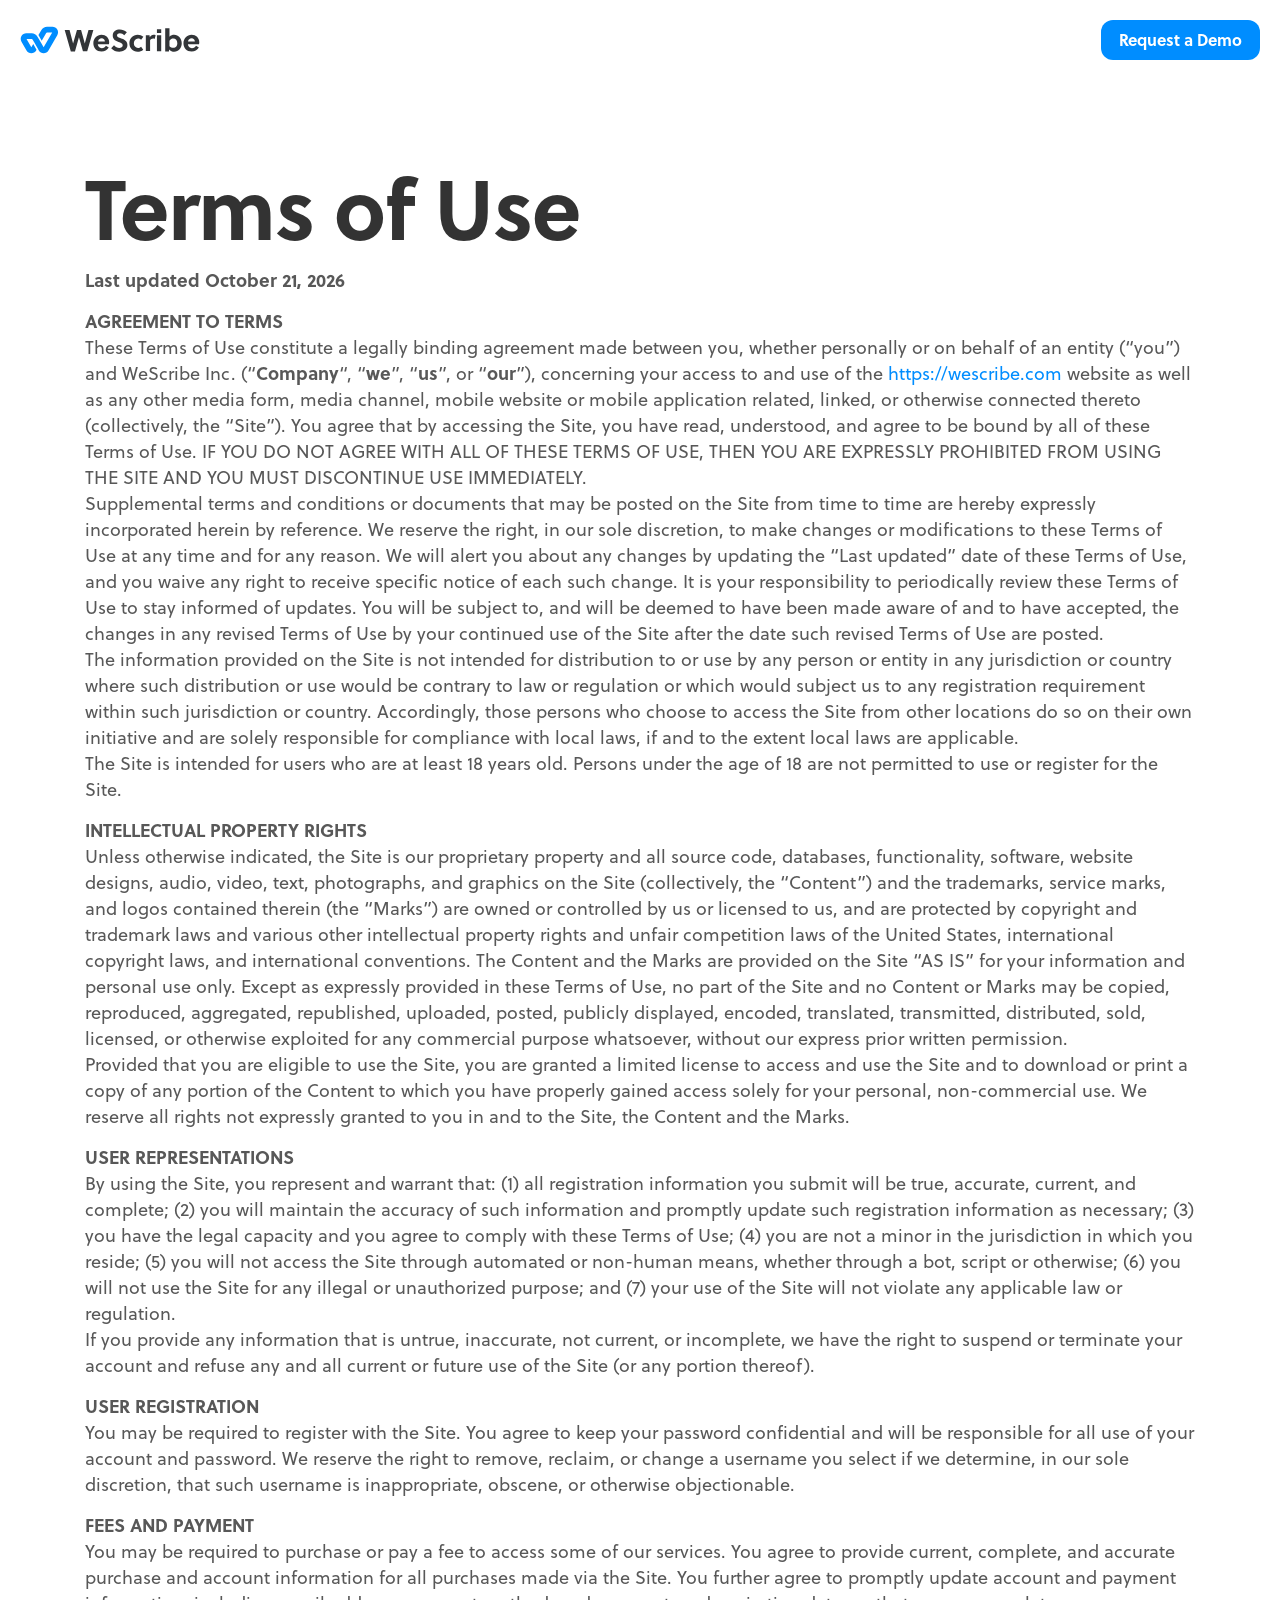
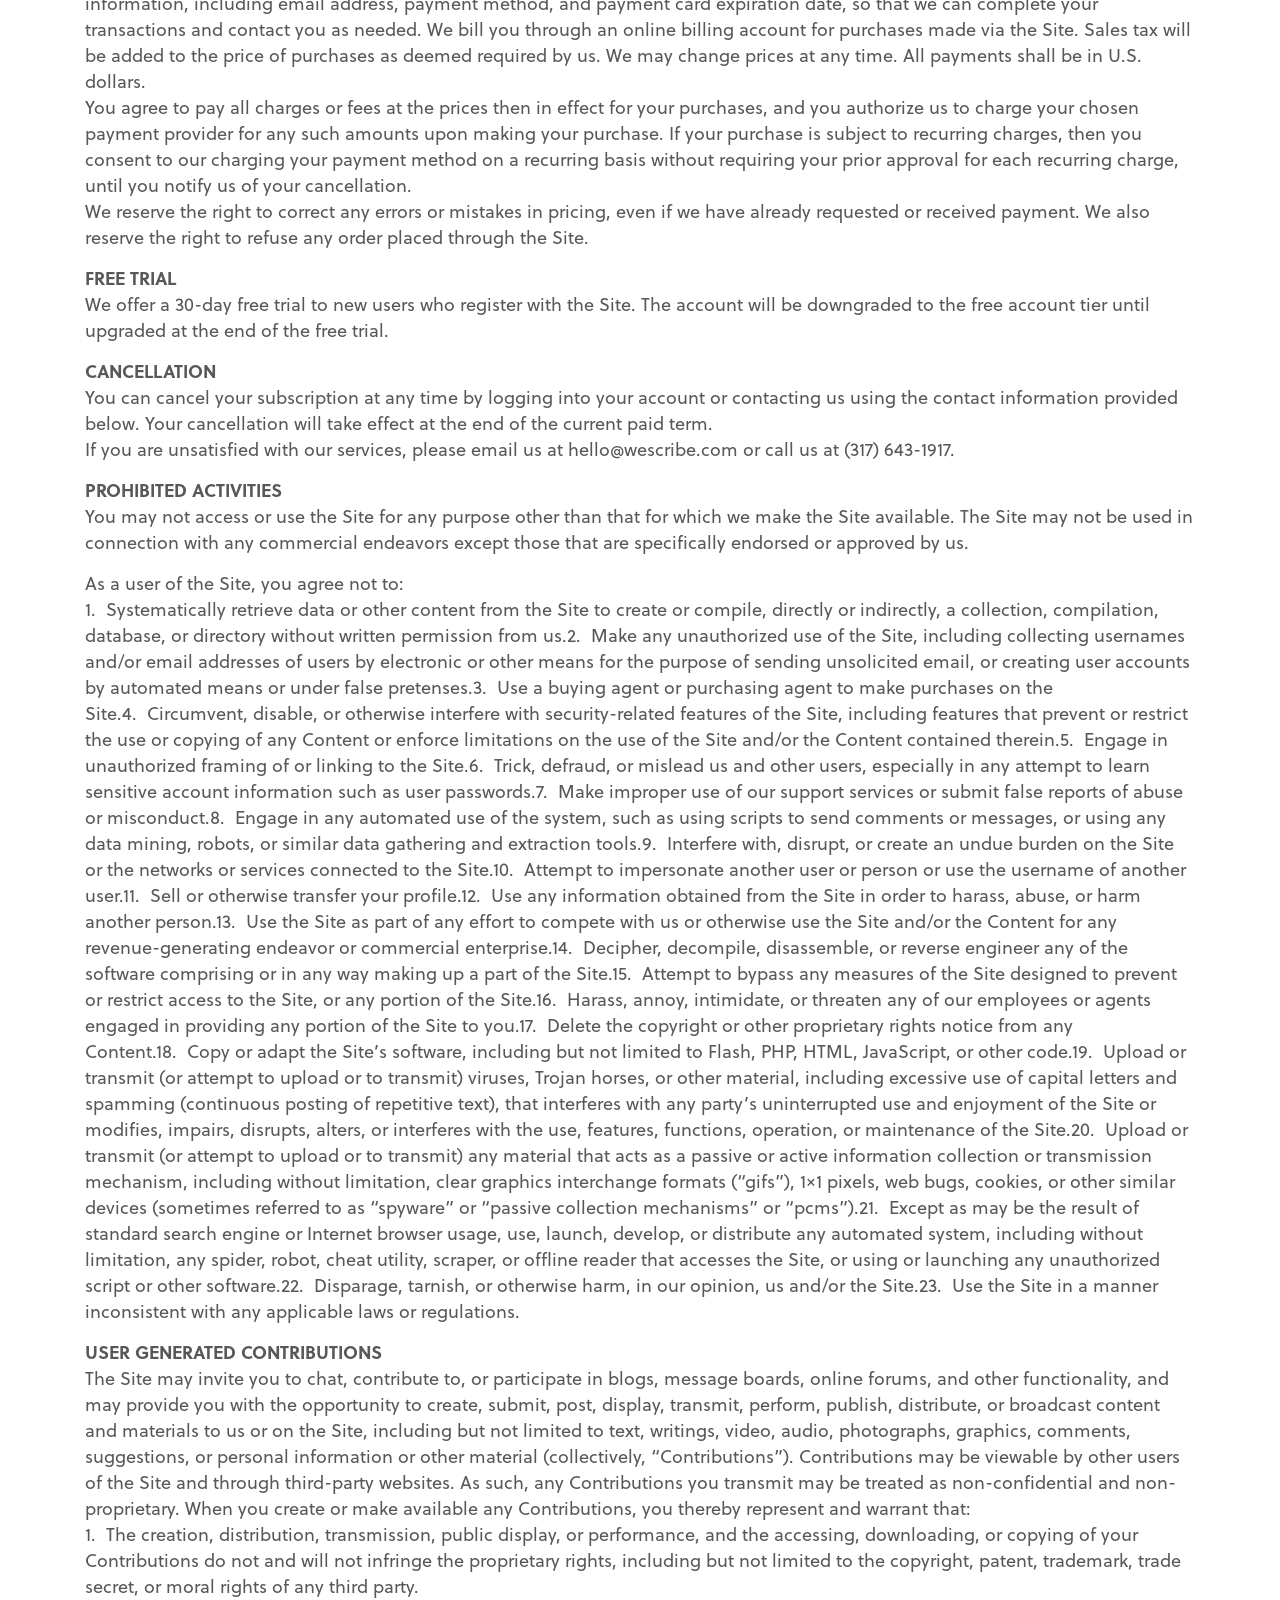
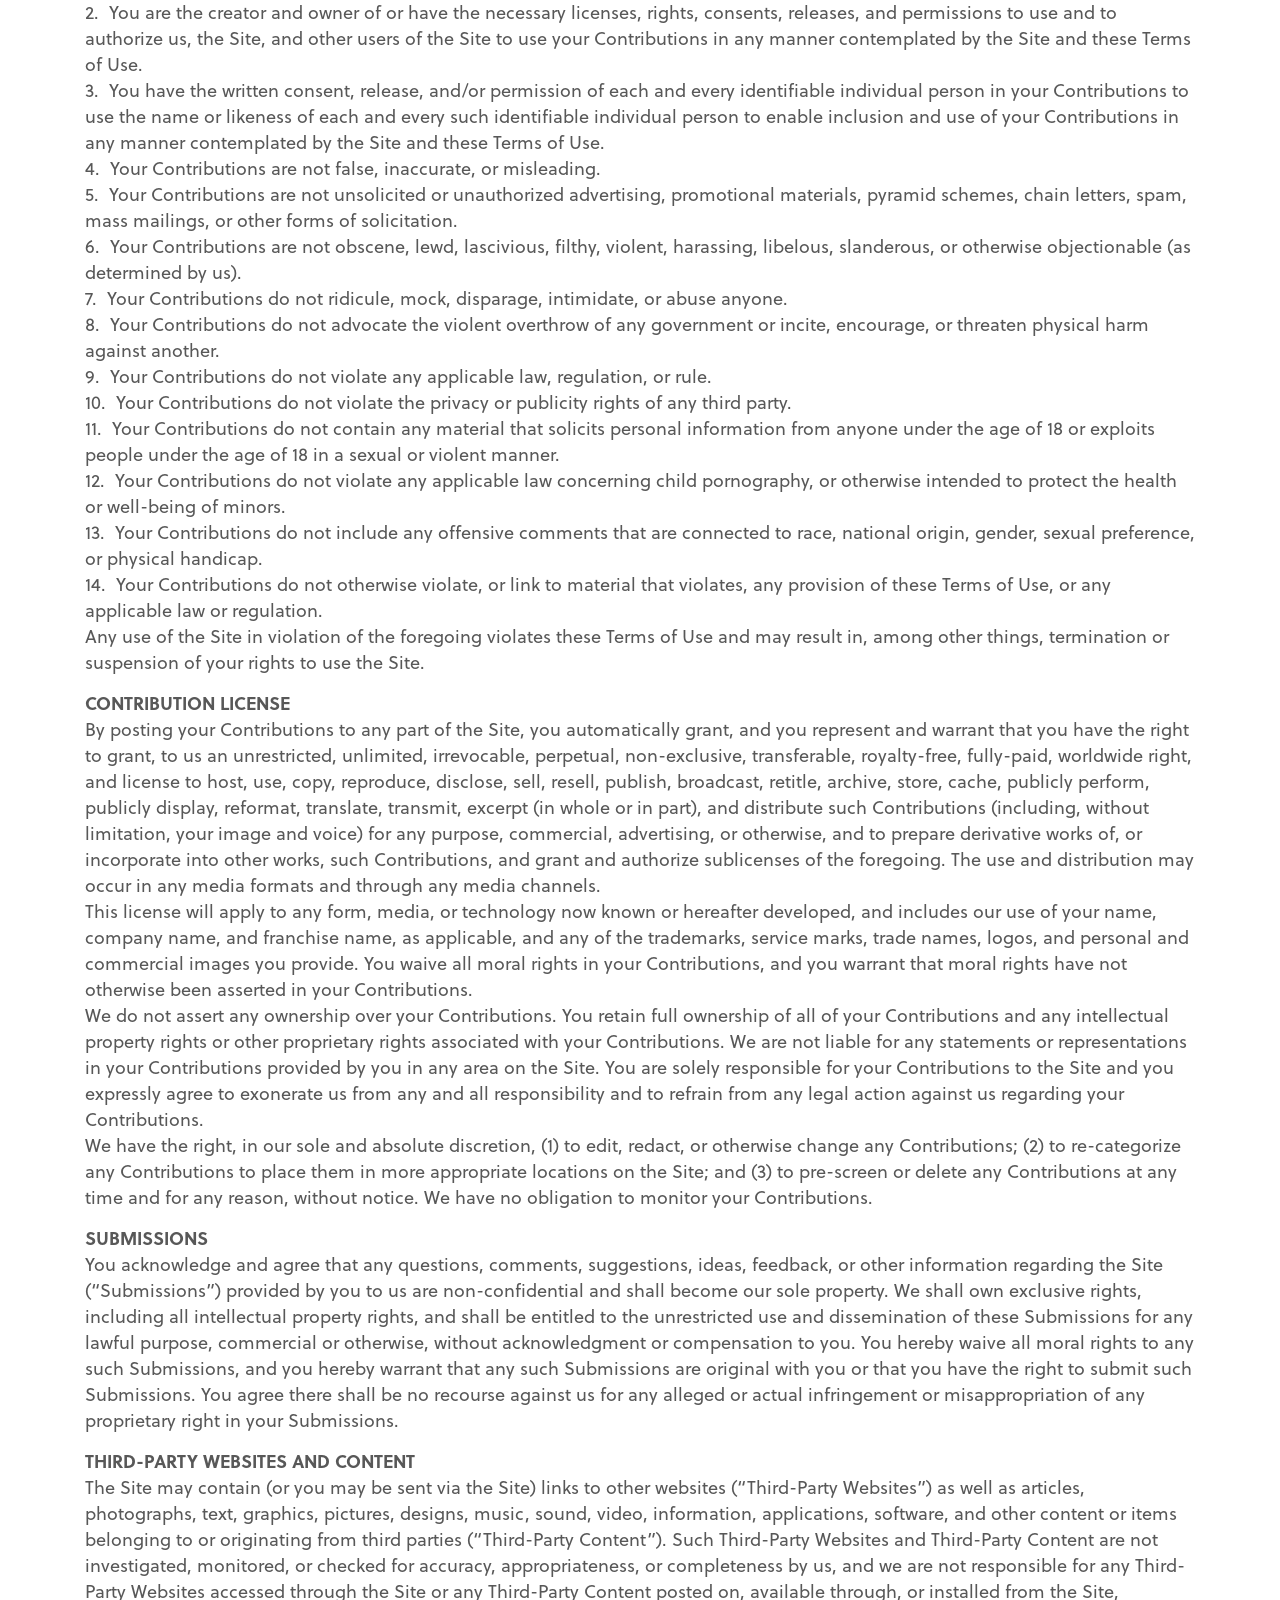
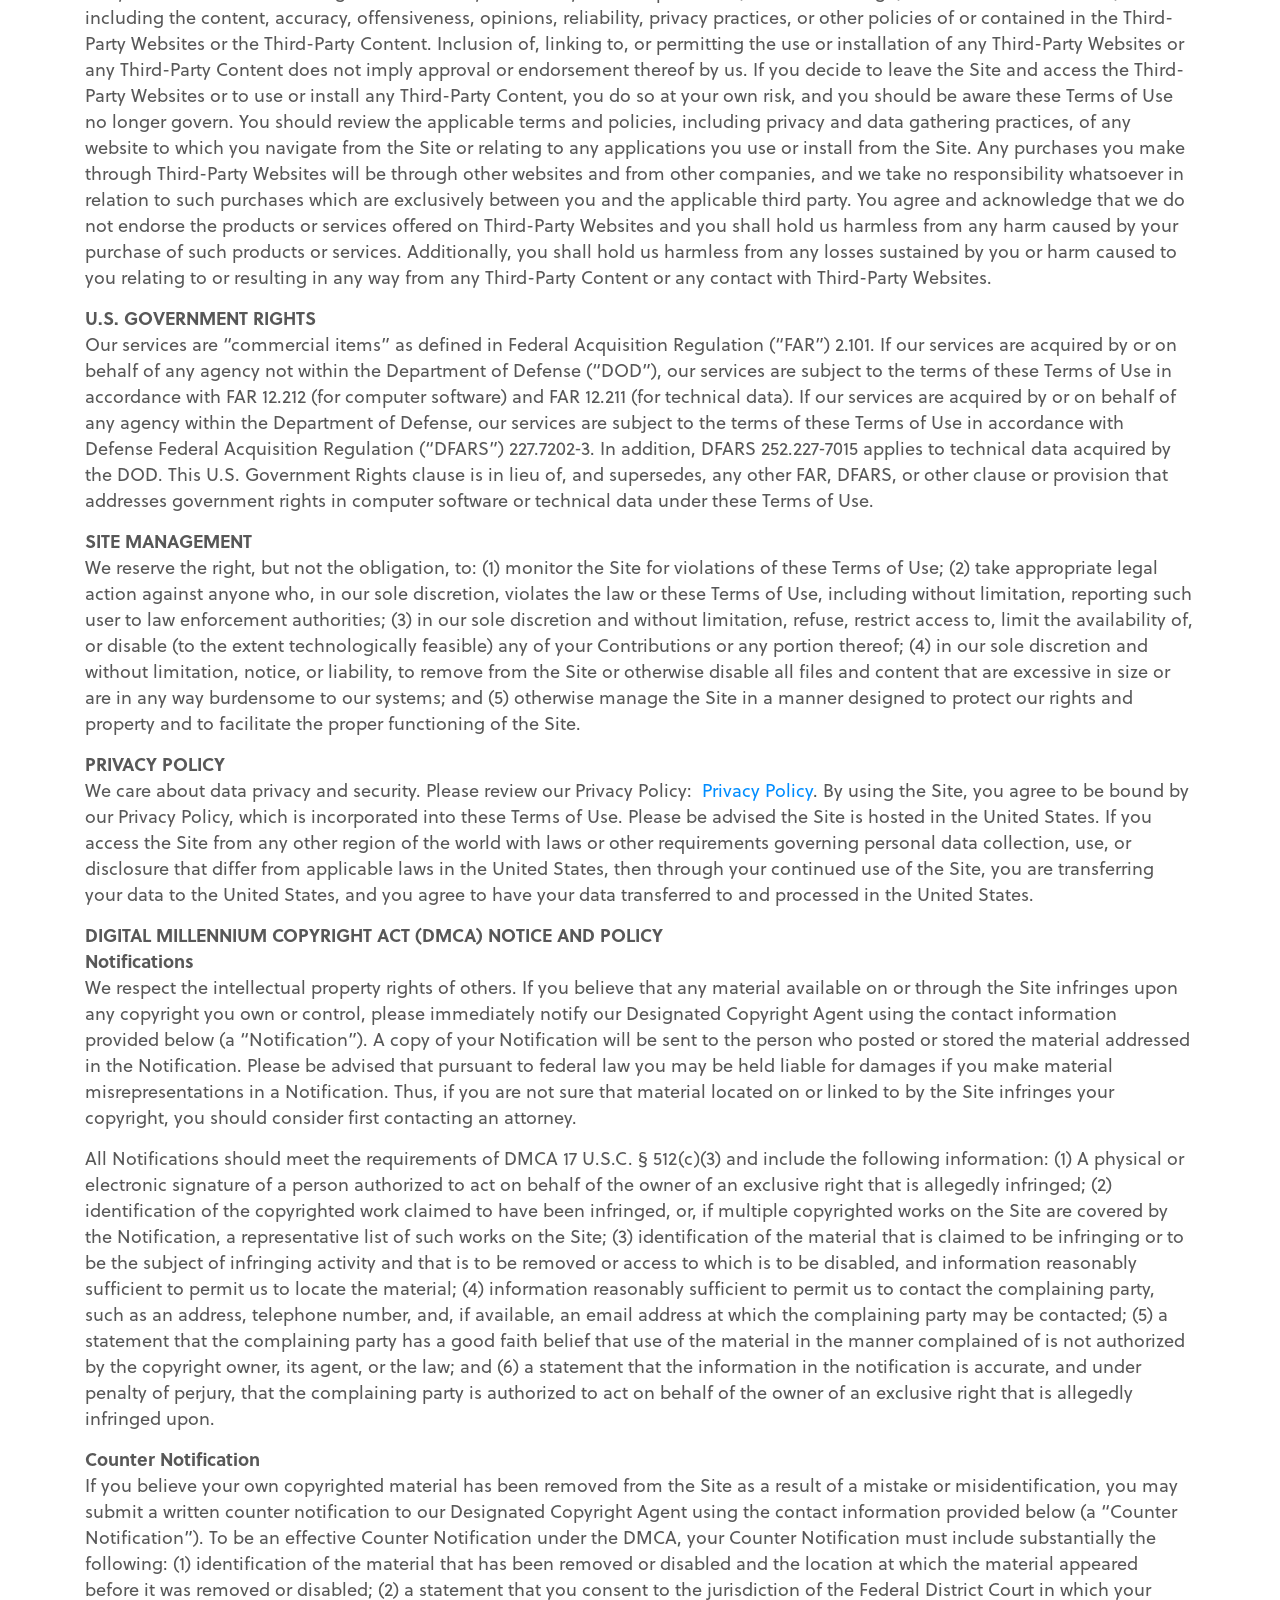
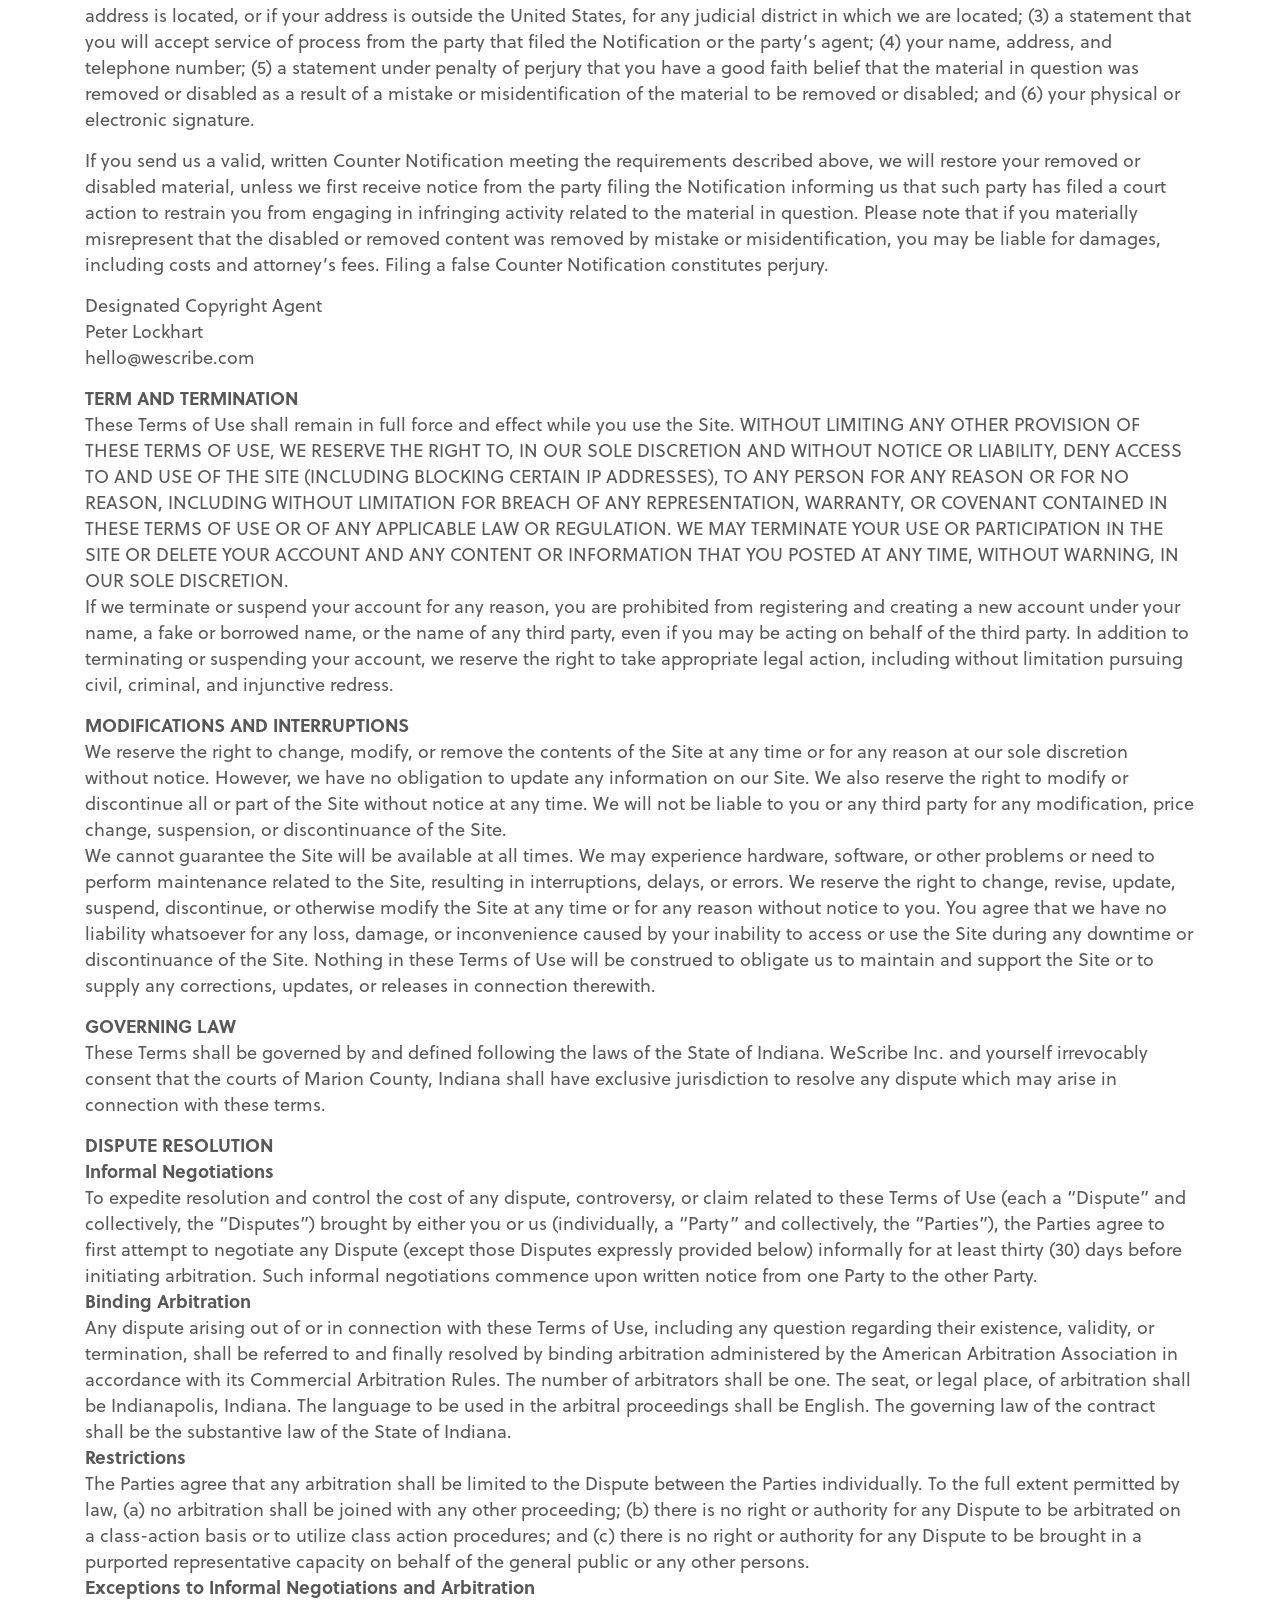
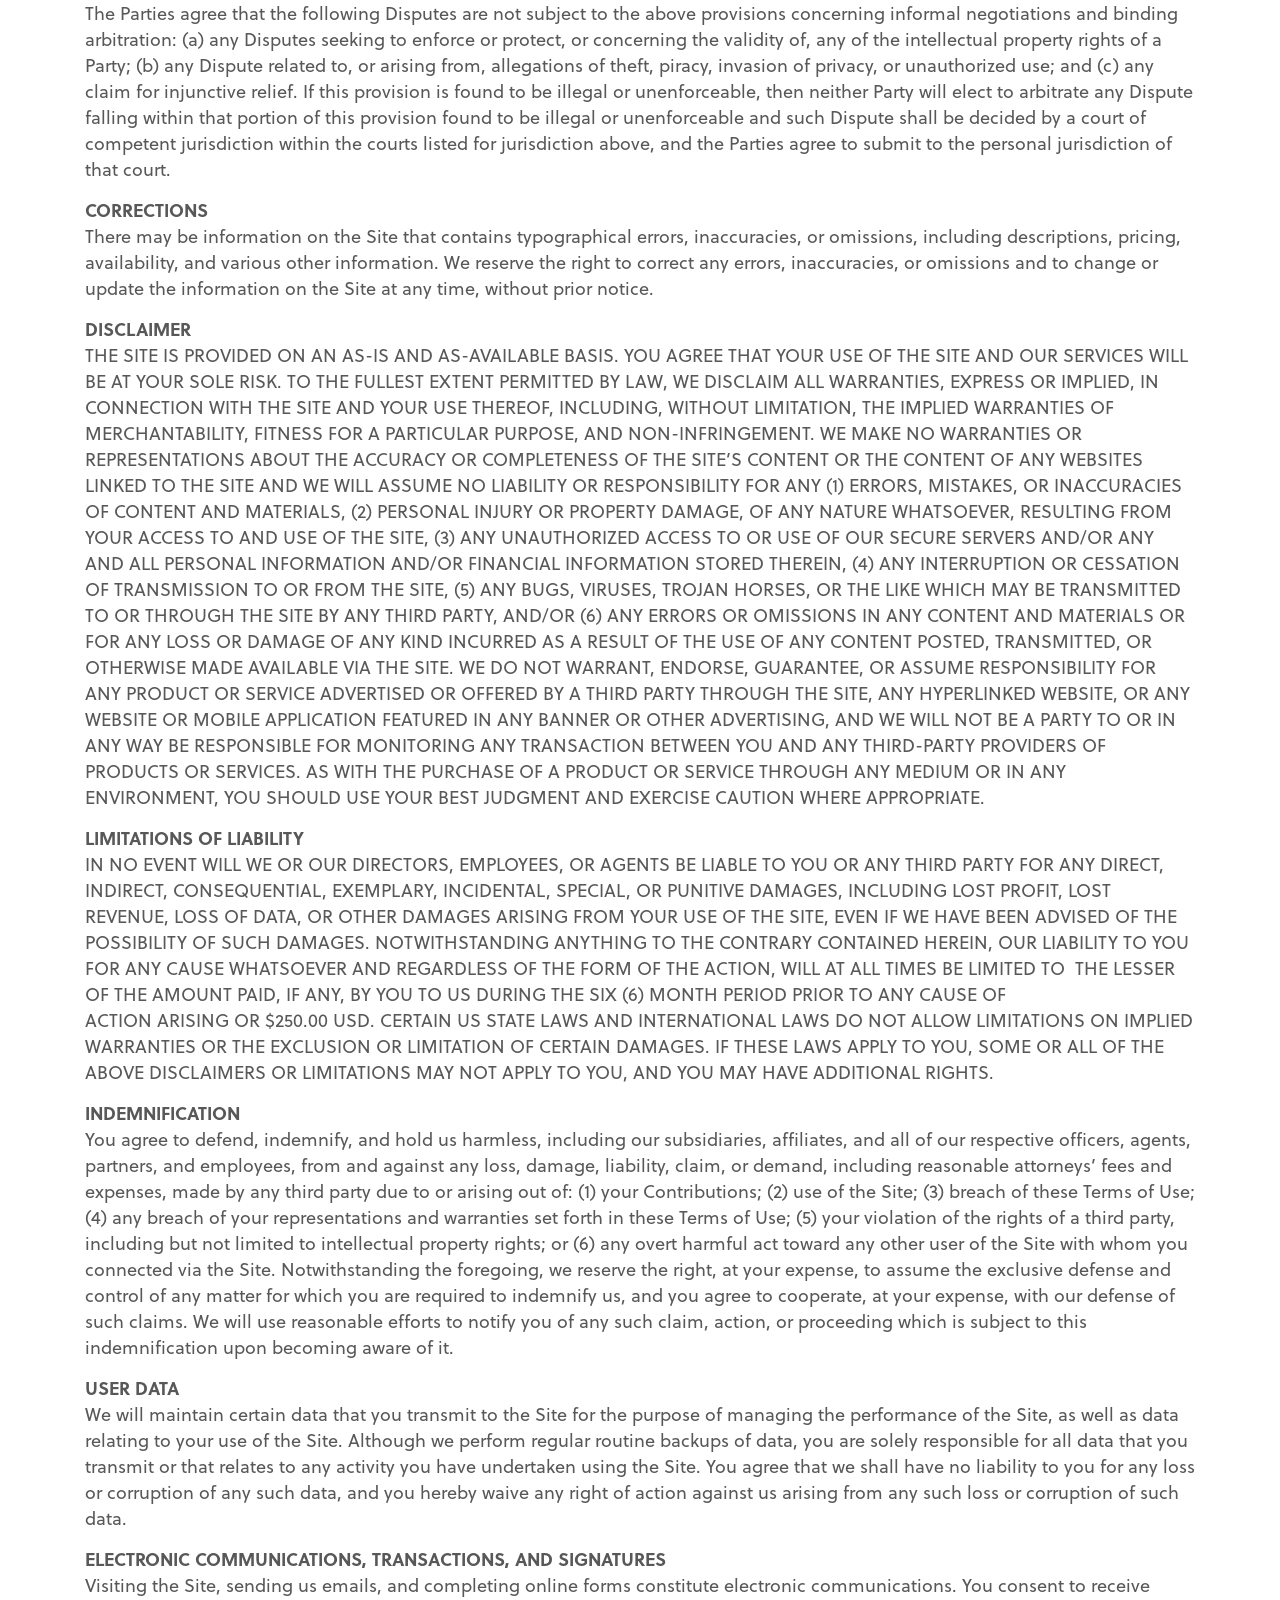
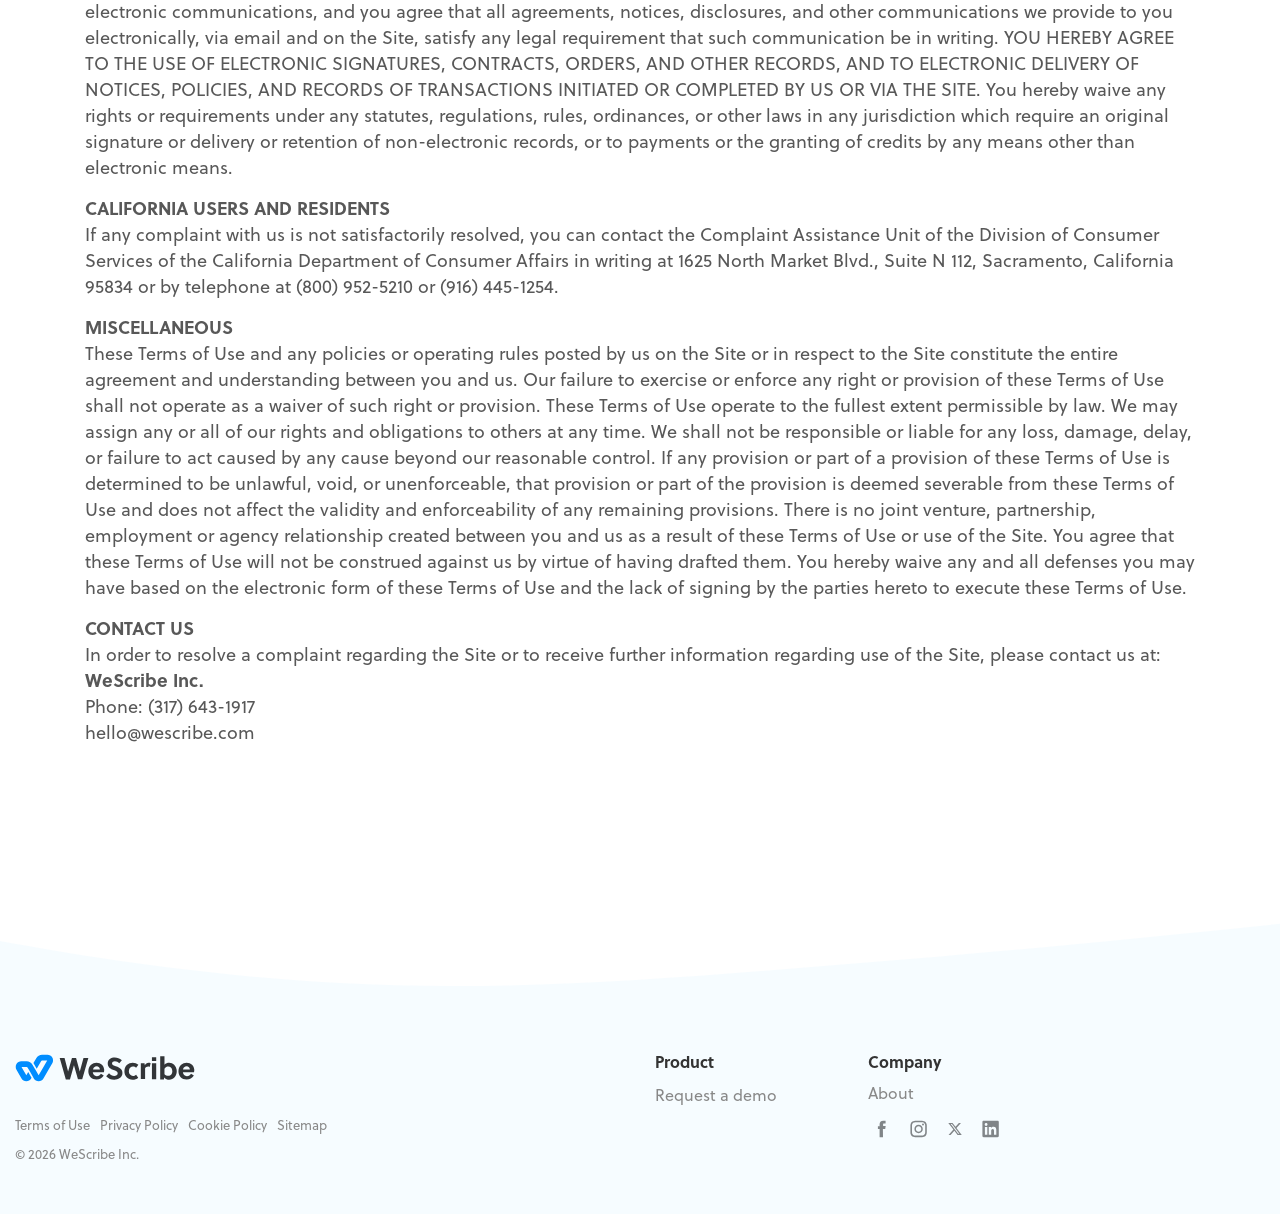
<file: terms-of-use/index.html>
<!DOCTYPE html>
<html lang="en-US" id="html">
<head>
  <!-- Google Tag Manager -->
  <script>(function(w,d,s,l,i){w[l]=w[l]||[];w[l].push({'gtm.start':
  new Date().getTime(),event:'gtm.js'});var f=d.getElementsByTagName(s)[0],
  j=d.createElement(s),dl=l!='dataLayer'?'&l='+l:'';j.async=true;j.src=
  'https://www.googletagmanager.com/gtm.js?id='+i+dl;f.parentNode.insertBefore(j,f);
  })(window,document,'script','dataLayer','GTM-MM86872');</script>
  <!-- End Google Tag Manager -->
	<meta charset="UTF-8">
	<meta name="viewport" content="width=device-width, initial-scale=1, shrink-to-fit=no">
  <!--[if IE]><link rel="shortcut icon" href="../wp-content/themes/wescribe-theme/favicon.ico"><![endif]-->
  <link rel="icon" href="../wp-content/themes/wescribe-theme/favicon.png">
  <link rel="apple-touch-icon-precomposed" href="../wp-content/themes/wescribe-theme/apple-touch-icon-precomposed.png">
	<link rel="profile" href="http://gmpg.org/xfn/11">
  <meta name='robots' content='max-image-preview:large' />

	<!-- This site is optimized with the Yoast SEO plugin v15.9 - https://yoast.com/wordpress/plugins/seo/ -->
	<title>Terms of Use - WeScribe</title>
	<meta name="robots" content="index, follow, max-snippet:-1, max-image-preview:large, max-video-preview:-1" />
	<link rel="canonical" href="./index.html" />
	<meta property="og:locale" content="en_US" />
	<meta property="og:type" content="article" />
	<meta property="og:title" content="Terms of Use - WeScribe" />
	<meta property="og:description" content="[...]Read More" />
	<meta property="og:url" content="./index.html" />
	<meta property="og:site_name" content="WeScribe" />
	<meta property="article:publisher" content="https://www.facebook.com/WeScribeHQ/" />
	<meta property="article:modified_time" content="2020-12-11T22:38:46+00:00" />
	<meta property="og:image" content="../wp-content/uploads/2021/02/WeScribe-FacebookPostThumbnail.png" />
	<meta property="og:image:width" content="1200" />
	<meta property="og:image:height" content="628" />
	<meta name="twitter:card" content="summary_large_image" />
	<meta name="twitter:site" content="@wescribehq" />
	<meta name="twitter:label1" content="Est. reading time">
	<meta name="twitter:data1" content="31 minutes">
	<script type="application/ld+json" class="yoast-schema-graph">{"@context":"https://schema.org","@graph":[{"@type":"WebSite","@id":"https://wescribe.com/#website","url":"https://wescribe.com/","name":"WeScribe","description":"Self-healing product knowledge","potentialAction":[{"@type":"SearchAction","target":"https://wescribe.com/?s={search_term_string}","query-input":"required name=search_term_string"}],"inLanguage":"en-US"},{"@type":"WebPage","@id":"https://wescribe.com/terms-of-use/#webpage","url":"https://wescribe.com/terms-of-use/","name":"Terms of Use - WeScribe","isPartOf":{"@id":"https://wescribe.com/#website"},"datePublished":"2020-07-31T01:53:22+00:00","dateModified":"2020-12-11T22:38:46+00:00","breadcrumb":{"@id":"https://wescribe.com/terms-of-use/#breadcrumb"},"inLanguage":"en-US","potentialAction":[{"@type":"ReadAction","target":["https://wescribe.com/terms-of-use/"]}]},{"@type":"BreadcrumbList","@id":"https://wescribe.com/terms-of-use/#breadcrumb","itemListElement":[{"@type":"ListItem","position":1,"item":{"@type":"WebPage","@id":"https://wescribe.com/","url":"https://wescribe.com/","name":"Home"}},{"@type":"ListItem","position":2,"item":{"@type":"WebPage","@id":"https://wescribe.com/terms-of-use/","url":"https://wescribe.com/terms-of-use/","name":"Terms of Use"}}]}]}</script>
	<!-- / Yoast SEO plugin. -->


<link rel="alternate" type="application/rss+xml" title="WeScribe &raquo; Feed" href="https://wescribe.com/feed/" />
<link rel="alternate" type="application/rss+xml" title="WeScribe &raquo; Comments Feed" href="https://wescribe.com/comments/feed/" />
<link rel="alternate" title="oEmbed (JSON)" type="application/json+oembed" href="https://wescribe.com/wp-json/oembed/1.0/embed?url=https%3A%2F%2Fwescribe.com%2Fterms-of-use%2F" />
<link rel="alternate" title="oEmbed (XML)" type="text/xml+oembed" href="https://wescribe.com/wp-json/oembed/1.0/embed?url=https%3A%2F%2Fwescribe.com%2Fterms-of-use%2F&#038;format=xml" />
<style id="wp-img-auto-sizes-contain-inline-css">
img:is([sizes=auto i],[sizes^="auto," i]){contain-intrinsic-size:3000px 1500px}
/*# sourceURL=wp-img-auto-sizes-contain-inline-css */
</style>
<style id="wp-emoji-styles-inline-css">

	img.wp-smiley, img.emoji {
		display: inline !important;
		border: none !important;
		box-shadow: none !important;
		height: 1em !important;
		width: 1em !important;
		margin: 0 0.07em !important;
		vertical-align: -0.1em !important;
		background: none !important;
		padding: 0 !important;
	}
/*# sourceURL=wp-emoji-styles-inline-css */
</style>
<style id="wp-block-library-inline-css">
:root{--wp-block-synced-color:#7a00df;--wp-block-synced-color--rgb:122,0,223;--wp-bound-block-color:var(--wp-block-synced-color);--wp-editor-canvas-background:#ddd;--wp-admin-theme-color:#007cba;--wp-admin-theme-color--rgb:0,124,186;--wp-admin-theme-color-darker-10:#006ba1;--wp-admin-theme-color-darker-10--rgb:0,107,160.5;--wp-admin-theme-color-darker-20:#005a87;--wp-admin-theme-color-darker-20--rgb:0,90,135;--wp-admin-border-width-focus:2px}@media (min-resolution:192dpi){:root{--wp-admin-border-width-focus:1.5px}}.wp-element-button{cursor:pointer}:root .has-very-light-gray-background-color{background-color:#eee}:root .has-very-dark-gray-background-color{background-color:#313131}:root .has-very-light-gray-color{color:#eee}:root .has-very-dark-gray-color{color:#313131}:root .has-vivid-green-cyan-to-vivid-cyan-blue-gradient-background{background:linear-gradient(135deg,#00d084,#0693e3)}:root .has-purple-crush-gradient-background{background:linear-gradient(135deg,#34e2e4,#4721fb 50%,#ab1dfe)}:root .has-hazy-dawn-gradient-background{background:linear-gradient(135deg,#faaca8,#dad0ec)}:root .has-subdued-olive-gradient-background{background:linear-gradient(135deg,#fafae1,#67a671)}:root .has-atomic-cream-gradient-background{background:linear-gradient(135deg,#fdd79a,#004a59)}:root .has-nightshade-gradient-background{background:linear-gradient(135deg,#330968,#31cdcf)}:root .has-midnight-gradient-background{background:linear-gradient(135deg,#020381,#2874fc)}:root{--wp--preset--font-size--normal:16px;--wp--preset--font-size--huge:42px}.has-regular-font-size{font-size:1em}.has-larger-font-size{font-size:2.625em}.has-normal-font-size{font-size:var(--wp--preset--font-size--normal)}.has-huge-font-size{font-size:var(--wp--preset--font-size--huge)}:root .has-text-align-center{text-align:center}:root .has-text-align-left{text-align:left}:root .has-text-align-right{text-align:right}.has-fit-text{white-space:nowrap!important}#end-resizable-editor-section{display:none}.aligncenter{clear:both}.items-justified-left{justify-content:flex-start}.items-justified-center{justify-content:center}.items-justified-right{justify-content:flex-end}.items-justified-space-between{justify-content:space-between}.screen-reader-text{word-wrap:normal!important;border:0;clip-path:inset(50%);height:1px;margin:-1px;overflow:hidden;padding:0;position:absolute;width:1px;word-break:normal!important}.screen-reader-text:focus{background-color:#ddd;clip-path:none;color:#444;display:block;font-size:1em;height:auto;left:5px;line-height:normal;padding:15px 23px 14px;text-decoration:none;top:5px;width:auto;z-index:100000}html :where(.has-border-color){border-style:solid}html :where([style^=border-color],[style*=";border-color"],[style*="; border-color"]){border-style:solid}html :where([style^=border-top-color],[style*=";border-top-color"],[style*="; border-top-color"]){border-top-style:solid}html :where([style^=border-right-color],[style*=";border-right-color"],[style*="; border-right-color"]){border-right-style:solid}html :where([style^=border-bottom-color],[style*=";border-bottom-color"],[style*="; border-bottom-color"]){border-bottom-style:solid}html :where([style^=border-left-color],[style*=";border-left-color"],[style*="; border-left-color"]){border-left-style:solid}html :where([style^=border-width],[style*=";border-width"],[style*="; border-width"]){border-style:solid}html :where([style^=border-top-width],[style*=";border-top-width"],[style*="; border-top-width"]){border-top-style:solid}html :where([style^=border-right-width],[style*=";border-right-width"],[style*="; border-right-width"]){border-right-style:solid}html :where([style^=border-bottom-width],[style*=";border-bottom-width"],[style*="; border-bottom-width"]){border-bottom-style:solid}html :where([style^=border-left-width],[style*=";border-left-width"],[style*="; border-left-width"]){border-left-style:solid}html :where(img[class*=wp-image-]){height:auto;max-width:100%}:where(figure){margin:0 0 1em}html :where(.is-position-sticky){--wp-admin--admin-bar--position-offset:var(--wp-admin--admin-bar--height,0px)}@media screen and (max-width:600px){html :where(.is-position-sticky){--wp-admin--admin-bar--position-offset:0px}}

/*# sourceURL=/wp-includes/css/dist/block-library/common.min.css */
</style>
<style id="wp-block-paragraph-inline-css">
.is-small-text{font-size:.875em}.is-regular-text{font-size:1em}.is-large-text{font-size:2.25em}.is-larger-text{font-size:3em}.has-drop-cap:not(:focus):first-letter{float:left;font-size:8.4em;font-style:normal;font-weight:100;line-height:.68;margin:.05em .1em 0 0;text-transform:uppercase}body.rtl .has-drop-cap:not(:focus):first-letter{float:none;margin-left:.1em}p.has-drop-cap.has-background{overflow:hidden}:root :where(p.has-background){padding:1.25em 2.375em}:where(p.has-text-color:not(.has-link-color)) a{color:inherit}p.has-text-align-left[style*="writing-mode:vertical-lr"],p.has-text-align-right[style*="writing-mode:vertical-rl"]{rotate:180deg}
/*# sourceURL=https://wescribe.com/wp-includes/blocks/paragraph/style.min.css */
</style>

<style id="classic-theme-styles-inline-css">
/*! This file is auto-generated */
.wp-block-button__link{color:#fff;background-color:#32373c;border-radius:9999px;box-shadow:none;text-decoration:none;padding:calc(.667em + 2px) calc(1.333em + 2px);font-size:1.125em}.wp-block-file__button{background:#32373c;color:#fff;text-decoration:none}
/*# sourceURL=/wp-includes/css/classic-themes.min.css */
</style>

<style id="global-styles-inline-css">
:root{--wp--preset--aspect-ratio--square: 1;--wp--preset--aspect-ratio--4-3: 4/3;--wp--preset--aspect-ratio--3-4: 3/4;--wp--preset--aspect-ratio--3-2: 3/2;--wp--preset--aspect-ratio--2-3: 2/3;--wp--preset--aspect-ratio--16-9: 16/9;--wp--preset--aspect-ratio--9-16: 9/16;--wp--preset--color--black: #000000;--wp--preset--color--cyan-bluish-gray: #abb8c3;--wp--preset--color--white: #ffffff;--wp--preset--color--pale-pink: #f78da7;--wp--preset--color--vivid-red: #cf2e2e;--wp--preset--color--luminous-vivid-orange: #ff6900;--wp--preset--color--luminous-vivid-amber: #fcb900;--wp--preset--color--light-green-cyan: #7bdcb5;--wp--preset--color--vivid-green-cyan: #00d084;--wp--preset--color--pale-cyan-blue: #8ed1fc;--wp--preset--color--vivid-cyan-blue: #0693e3;--wp--preset--color--vivid-purple: #9b51e0;--wp--preset--gradient--vivid-cyan-blue-to-vivid-purple: linear-gradient(135deg,rgb(6,147,227) 0%,rgb(155,81,224) 100%);--wp--preset--gradient--light-green-cyan-to-vivid-green-cyan: linear-gradient(135deg,rgb(122,220,180) 0%,rgb(0,208,130) 100%);--wp--preset--gradient--luminous-vivid-amber-to-luminous-vivid-orange: linear-gradient(135deg,rgb(252,185,0) 0%,rgb(255,105,0) 100%);--wp--preset--gradient--luminous-vivid-orange-to-vivid-red: linear-gradient(135deg,rgb(255,105,0) 0%,rgb(207,46,46) 100%);--wp--preset--gradient--very-light-gray-to-cyan-bluish-gray: linear-gradient(135deg,rgb(238,238,238) 0%,rgb(169,184,195) 100%);--wp--preset--gradient--cool-to-warm-spectrum: linear-gradient(135deg,rgb(74,234,220) 0%,rgb(151,120,209) 20%,rgb(207,42,186) 40%,rgb(238,44,130) 60%,rgb(251,105,98) 80%,rgb(254,248,76) 100%);--wp--preset--gradient--blush-light-purple: linear-gradient(135deg,rgb(255,206,236) 0%,rgb(152,150,240) 100%);--wp--preset--gradient--blush-bordeaux: linear-gradient(135deg,rgb(254,205,165) 0%,rgb(254,45,45) 50%,rgb(107,0,62) 100%);--wp--preset--gradient--luminous-dusk: linear-gradient(135deg,rgb(255,203,112) 0%,rgb(199,81,192) 50%,rgb(65,88,208) 100%);--wp--preset--gradient--pale-ocean: linear-gradient(135deg,rgb(255,245,203) 0%,rgb(182,227,212) 50%,rgb(51,167,181) 100%);--wp--preset--gradient--electric-grass: linear-gradient(135deg,rgb(202,248,128) 0%,rgb(113,206,126) 100%);--wp--preset--gradient--midnight: linear-gradient(135deg,rgb(2,3,129) 0%,rgb(40,116,252) 100%);--wp--preset--font-size--small: 13px;--wp--preset--font-size--medium: 20px;--wp--preset--font-size--large: 36px;--wp--preset--font-size--x-large: 42px;--wp--preset--spacing--20: 0.44rem;--wp--preset--spacing--30: 0.67rem;--wp--preset--spacing--40: 1rem;--wp--preset--spacing--50: 1.5rem;--wp--preset--spacing--60: 2.25rem;--wp--preset--spacing--70: 3.38rem;--wp--preset--spacing--80: 5.06rem;--wp--preset--shadow--natural: 6px 6px 9px rgba(0, 0, 0, 0.2);--wp--preset--shadow--deep: 12px 12px 50px rgba(0, 0, 0, 0.4);--wp--preset--shadow--sharp: 6px 6px 0px rgba(0, 0, 0, 0.2);--wp--preset--shadow--outlined: 6px 6px 0px -3px rgb(255, 255, 255), 6px 6px rgb(0, 0, 0);--wp--preset--shadow--crisp: 6px 6px 0px rgb(0, 0, 0);}.wp-block-button{--wp--preset--dimension--25: 25%;--wp--preset--dimension--50: 50%;--wp--preset--dimension--75: 75%;--wp--preset--dimension--100: 100%;}:where(body) { margin: 0; }:where(.is-layout-flex){gap: 0.5em;}:where(.is-layout-grid){gap: 0.5em;}body .is-layout-flex{display: flex;}.is-layout-flex{flex-wrap: wrap;align-items: center;}.is-layout-flex > :is(*, div){margin: 0;}body .is-layout-grid{display: grid;}.is-layout-grid > :is(*, div){margin: 0;}body{padding-top: 0px;padding-right: 0px;padding-bottom: 0px;padding-left: 0px;}:root :where(.wp-element-button, .wp-block-button__link){background-color: #32373c;border-width: 0;color: #fff;font-family: inherit;font-size: inherit;font-style: inherit;font-weight: inherit;letter-spacing: inherit;line-height: inherit;padding-top: calc(0.667em + 2px);padding-right: calc(1.333em + 2px);padding-bottom: calc(0.667em + 2px);padding-left: calc(1.333em + 2px);text-decoration: none;text-transform: inherit;}.has-black-color{color: var(--wp--preset--color--black) !important;}.has-cyan-bluish-gray-color{color: var(--wp--preset--color--cyan-bluish-gray) !important;}.has-white-color{color: var(--wp--preset--color--white) !important;}.has-pale-pink-color{color: var(--wp--preset--color--pale-pink) !important;}.has-vivid-red-color{color: var(--wp--preset--color--vivid-red) !important;}.has-luminous-vivid-orange-color{color: var(--wp--preset--color--luminous-vivid-orange) !important;}.has-luminous-vivid-amber-color{color: var(--wp--preset--color--luminous-vivid-amber) !important;}.has-light-green-cyan-color{color: var(--wp--preset--color--light-green-cyan) !important;}.has-vivid-green-cyan-color{color: var(--wp--preset--color--vivid-green-cyan) !important;}.has-pale-cyan-blue-color{color: var(--wp--preset--color--pale-cyan-blue) !important;}.has-vivid-cyan-blue-color{color: var(--wp--preset--color--vivid-cyan-blue) !important;}.has-vivid-purple-color{color: var(--wp--preset--color--vivid-purple) !important;}.has-black-background-color{background-color: var(--wp--preset--color--black) !important;}.has-cyan-bluish-gray-background-color{background-color: var(--wp--preset--color--cyan-bluish-gray) !important;}.has-white-background-color{background-color: var(--wp--preset--color--white) !important;}.has-pale-pink-background-color{background-color: var(--wp--preset--color--pale-pink) !important;}.has-vivid-red-background-color{background-color: var(--wp--preset--color--vivid-red) !important;}.has-luminous-vivid-orange-background-color{background-color: var(--wp--preset--color--luminous-vivid-orange) !important;}.has-luminous-vivid-amber-background-color{background-color: var(--wp--preset--color--luminous-vivid-amber) !important;}.has-light-green-cyan-background-color{background-color: var(--wp--preset--color--light-green-cyan) !important;}.has-vivid-green-cyan-background-color{background-color: var(--wp--preset--color--vivid-green-cyan) !important;}.has-pale-cyan-blue-background-color{background-color: var(--wp--preset--color--pale-cyan-blue) !important;}.has-vivid-cyan-blue-background-color{background-color: var(--wp--preset--color--vivid-cyan-blue) !important;}.has-vivid-purple-background-color{background-color: var(--wp--preset--color--vivid-purple) !important;}.has-black-border-color{border-color: var(--wp--preset--color--black) !important;}.has-cyan-bluish-gray-border-color{border-color: var(--wp--preset--color--cyan-bluish-gray) !important;}.has-white-border-color{border-color: var(--wp--preset--color--white) !important;}.has-pale-pink-border-color{border-color: var(--wp--preset--color--pale-pink) !important;}.has-vivid-red-border-color{border-color: var(--wp--preset--color--vivid-red) !important;}.has-luminous-vivid-orange-border-color{border-color: var(--wp--preset--color--luminous-vivid-orange) !important;}.has-luminous-vivid-amber-border-color{border-color: var(--wp--preset--color--luminous-vivid-amber) !important;}.has-light-green-cyan-border-color{border-color: var(--wp--preset--color--light-green-cyan) !important;}.has-vivid-green-cyan-border-color{border-color: var(--wp--preset--color--vivid-green-cyan) !important;}.has-pale-cyan-blue-border-color{border-color: var(--wp--preset--color--pale-cyan-blue) !important;}.has-vivid-cyan-blue-border-color{border-color: var(--wp--preset--color--vivid-cyan-blue) !important;}.has-vivid-purple-border-color{border-color: var(--wp--preset--color--vivid-purple) !important;}.has-vivid-cyan-blue-to-vivid-purple-gradient-background{background: var(--wp--preset--gradient--vivid-cyan-blue-to-vivid-purple) !important;}.has-light-green-cyan-to-vivid-green-cyan-gradient-background{background: var(--wp--preset--gradient--light-green-cyan-to-vivid-green-cyan) !important;}.has-luminous-vivid-amber-to-luminous-vivid-orange-gradient-background{background: var(--wp--preset--gradient--luminous-vivid-amber-to-luminous-vivid-orange) !important;}.has-luminous-vivid-orange-to-vivid-red-gradient-background{background: var(--wp--preset--gradient--luminous-vivid-orange-to-vivid-red) !important;}.has-very-light-gray-to-cyan-bluish-gray-gradient-background{background: var(--wp--preset--gradient--very-light-gray-to-cyan-bluish-gray) !important;}.has-cool-to-warm-spectrum-gradient-background{background: var(--wp--preset--gradient--cool-to-warm-spectrum) !important;}.has-blush-light-purple-gradient-background{background: var(--wp--preset--gradient--blush-light-purple) !important;}.has-blush-bordeaux-gradient-background{background: var(--wp--preset--gradient--blush-bordeaux) !important;}.has-luminous-dusk-gradient-background{background: var(--wp--preset--gradient--luminous-dusk) !important;}.has-pale-ocean-gradient-background{background: var(--wp--preset--gradient--pale-ocean) !important;}.has-electric-grass-gradient-background{background: var(--wp--preset--gradient--electric-grass) !important;}.has-midnight-gradient-background{background: var(--wp--preset--gradient--midnight) !important;}.has-small-font-size{font-size: var(--wp--preset--font-size--small) !important;}.has-medium-font-size{font-size: var(--wp--preset--font-size--medium) !important;}.has-large-font-size{font-size: var(--wp--preset--font-size--large) !important;}.has-x-large-font-size{font-size: var(--wp--preset--font-size--x-large) !important;}
/*# sourceURL=global-styles-inline-css */
</style>

<link rel='stylesheet' id='arve-main-css' href='../wp-content/plugins/advanced-responsive-video-embedder/build/main.0527fdb8.css' media='all' />
<link rel='stylesheet' id='contact-form-7-css' href='../wp-content/plugins/contact-form-7/includes/css/styles.9b154629.css' media='all' />
<link rel='stylesheet' id='understrap-styles-css' href='../wp-content/themes/wescribe-theme/css/theme.min.dc6bc80a.css' media='all' />
<link rel='stylesheet' id='js_composer_front-css' href='../wp-content/plugins/js_composer/assets/css/js_composer.min.56edc80f.css' media='all' />
<script id="wp-polyfill-js" src="../wp-includes/js/dist/vendor/wp-polyfill.min.de570700.js"></script>
<script async="async" id="arve-main-js" src="../wp-content/plugins/advanced-responsive-video-embedder/build/main.0527fdb8.js"></script>
<script id="jquery-core-js" src="../wp-includes/js/jquery/jquery.min.42f31d5c.js"></script>
<script id="jquery-migrate-js" src="../wp-includes/js/jquery/jquery-migrate.min.6b8fc336.js"></script>
<link rel="https://api.w.org/" href="https://wescribe.com/wp-json/" /><link rel="alternate" title="JSON" type="application/json" href="https://wescribe.com/wp-json/wp/v2/pages/65" /><link rel="EditURI" type="application/rsd+xml" title="RSD" href="https://wescribe.com/xmlrpc.php?rsd" />
<meta name="generator" content="WordPress 7.1.3" />
<link rel='shortlink' href='../index.html' />
<meta name="mobile-web-app-capable" content="yes">
<meta name="apple-mobile-web-app-capable" content="yes">
<meta name="apple-mobile-web-app-title" content="WeScribe - Self-healing product knowledge">
<meta name="generator" content="Powered by WPBakery Page Builder - drag and drop page builder for WordPress."/>
<style type="text/css" data-type="vc_shortcodes-custom-css">.vc_custom_1596665415234{margin-top: 80px !important;margin-bottom: 80px !important;}</style><noscript><style> .wpb_animate_when_almost_visible { opacity: 1; }</style></noscript>  <link rel="stylesheet" href="../assets/external/use.typekit.net/sei1mdv.css">
</head>

<body class="wp-singular page-template-default page page-id-65 wp-embed-responsive wp-theme-wescribe-theme wpb-js-composer js-comp-ver-6.2.0 vc_responsive" itemscope itemtype="http://schema.org/WebSite">
<!-- Google Tag Manager (noscript) -->
<noscript><iframe src="https://www.googletagmanager.com/ns.html?id=GTM-MM86872"
height="0" width="0" style="display:none;visibility:hidden"></iframe></noscript>
<!-- End Google Tag Manager (noscript) -->
<div class="site" id="page">

	<!-- ******************* The Navbar Area ******************* -->
	<header id="wrapper-navbar">

		<a class="skip-link sr-only sr-only-focusable" href="./index.html#content">Skip to content</a>

		<div id="main-nav" class="navbar navbar-expand-md navbar-light" aria-labelledby="main-nav-label">

			<h2 id="main-nav-label" class="sr-only">
				Main Navigation			</h2>

      
          
            <h2 class="logo">
              <a rel="home" href="../index.html" title="WeScribe" itemprop="url">
              <svg version="1.1" id="Layer_1"  x="0px" y="0px" viewBox="0 0 200 40" style="enable-background:new 0 0 200 40;" xml:space="preserve">
                  <title>WeScribe</title>
                  <style type="text/css">
                    .st0{fill:#323538;}
                    .st1{fill:#008DFF;}
                  </style>
                  <g>
                    <g>
                      <path class="st0" d="M71.99,23.96L71.99,23.96l4.12-15.21h5.39l-6.81,23.76h-4.75L65.5,16.99l0,0l-4.44,15.68h-4.59L49.66,8.75
                        h5.39L59,23.96l0,0l4.28-15.21h4.59L71.99,23.96z"/>
                    </g>
                    <g>
                      <path class="st0" d="M86.41,24.75c0.32,2.38,1.9,4.28,4.44,4.28c2.38,0,3.49-0.95,4.59-2.69l3.17,2.06
                        c-2.06,3.01-4.28,4.44-8.08,4.44c-5.39,0-9.03-3.8-9.03-9.19s3.96-9.5,9.03-9.5c4.91,0,8.55,3.49,8.55,8.24
                        c0,0.79-0.16,1.58-0.32,2.22H86.41V24.75z M94.33,21.58c-0.16-2.06-1.58-3.49-3.49-3.49c-2.38,0-3.64,1.43-4.12,3.49H94.33z"/>
                    </g>
                    <g>
                      <path class="st0" d="M110.96,12.55c-1.58,0-3.17,0.79-3.17,2.38c0,1.9,2.22,2.38,4.12,3.01c3.49,1.11,7.45,2.69,7.45,7.6
                        c0,5.23-4.91,7.45-9.03,7.45c-3.64,0-6.49-1.43-9.03-3.96l3.17-3.17c1.9,1.9,3.49,3.01,5.86,3.01c1.9,0,3.8-0.95,3.8-3.01
                        s-2.22-2.85-4.59-3.64c-3.17-1.11-6.49-2.53-6.49-7.13s3.8-6.65,7.76-6.65c3.01,0,5.39,0.95,7.92,2.85l-2.85,3.49
                        C114.61,13.51,112.86,12.55,110.96,12.55z"/>
                    </g>
                    <g>
                      <path class="st0" d="M136.94,30.77c-1.74,1.58-3.8,2.22-6.34,2.22c-5.23,0-9.03-3.8-9.03-9.35c0-5.23,3.8-9.35,9.19-9.35
                        c2.38,0,4.59,0.79,6.34,2.22l-2.53,3.33c-0.95-0.95-2.06-1.43-3.49-1.43c-2.69,0-4.59,2.38-4.59,5.23c0,3.01,2.06,5.23,4.59,5.23
                        c1.27,0,2.38-0.32,3.49-1.43L136.94,30.77z"/>
                    </g>
                    <g>
                      <path class="st0" d="M144.23,16.99c0.95-1.58,2.38-2.85,4.12-2.85c0.95,0,1.74,0.16,2.38,0.48l-1.11,4.28
                        c-0.48-0.32-1.11-0.48-1.74-0.48c-1.43,0-2.69,0.79-3.33,1.9v12.04h-4.75V14.61h4.12L144.23,16.99z"/>
                    </g>
                    <g>
                      <path class="st0" d="M152.15,12.24V8.12h4.75v4.12H152.15z M152.15,32.51v-17.9h4.75v17.9H152.15z"/>
                    </g>
                    <g>
                      <path class="st0" d="M166.09,7.01v9.5c1.27-1.58,3.49-2.22,5.23-2.22c4.75,0,8.4,4.28,8.4,9.35s-3.49,9.35-8.4,9.35
                        c-1.9,0-4.28-0.63-5.54-2.53l-0.32,2.22h-4.12V7.01H166.09z M166.09,26.81c1.27,1.43,2.53,1.9,4.12,1.9
                        c3.17,0,4.59-2.69,4.59-5.23c0-2.69-1.74-5.07-4.44-5.07c-1.58,0-3.17,0.63-4.28,2.38V26.81z"/>
                    </g>
                    <g>
                      <path class="st0" d="M186.53,24.75c0.32,2.38,1.9,4.28,4.44,4.28c2.38,0,3.49-0.95,4.59-2.69l3.17,2.06
                        c-2.06,3.01-4.28,4.44-8.08,4.44c-5.39,0-9.03-3.8-9.03-9.19s3.96-9.5,9.03-9.5c4.91,0,8.55,3.49,8.55,8.24
                        c0,0.79-0.16,1.58-0.32,2.22h-12.36V24.75z M194.29,21.58c-0.16-2.06-1.58-3.49-3.49-3.49c-2.38,0-3.64,1.43-4.12,3.49H194.29z"/>
                    </g>
                  </g>
                  <path class="st1" d="M41.42,8.46c-1.12-1.93-3.12-3.09-5.35-3.09h-6.01c-2.64,0-5.1,1.42-6.42,3.71l-3.16,5.4l3.65,6.33l4.99-8.56v0
                    c0.19-0.33,0.55-0.54,0.94-0.54h5.74l-9.54,16.42l-3.18-5.51v0l-3.66-6.33l0.04-0.08l-0.04,0.08C18.1,14,15.64,12.58,13,12.58H6.99
                    c-2.23,0-4.23,1.16-5.35,3.09c-1.12,1.94-1.12,4.24,0,6.18l5.59,9.69c1.12,1.94,3.12,3.09,5.35,3.09s4.24-1.15,5.35-3.09l0.44-0.77
                    l-3.66-6.33l-2.13,3.7l-5.32-9.22H13c0.39,0,0.74,0.21,0.94,0.54l1.83,3.17l3.66,6.34l1.49,2.58c1.12,1.93,3.12,3.09,5.35,3.09
                    c2.23,0,4.24-1.15,5.35-3.09l9.81-16.89C42.54,12.71,42.54,10.4,41.42,8.46z"/>
                </svg>
              </a>
            </h2>

          
        <div id="mobile-nav-toggle">
          <button class="hamburger hamburger--squeeze is-inactive" type="button">
            <span class="hamburger-box">
              <span class="hamburger-inner"></span>
            </span>
          </button>
        </div>

        <div id="navbarNavDropdown" class="collapse navbar-collapse">
				<!-- The WordPress Menu goes here -->
				        <ul class="auth-btns small-screen">
          
                <li class="hide">
                  <a href="https://app.wescribe.com/login" class="btn">Login</a>
                </li>
                <li class="hide">
                  <a href="https://app.wescribe.com/signup" class="btn">Signup</a>
                </li>
                <li>
                  <a href="../demo/index.html" class="btn">Request a Demo</a>
                </li>
                      </ul>
      </div>
      
      <ul class="auth-btns large-screen">
        
              <li class="hide">
                <a href="https://app.wescribe.com/login" class="btn">Login</a>
              </li>
              <li class="hide">
                <a href="https://app.wescribe.com/signup" class="btn">Signup</a>
              </li>
              <li>
                  <a href="../demo/index.html" class="btn">Request a Demo</a>
                </li>
                  </ul>

    </div><!-- .site-navigation -->

  </header><!-- #wrapper-navbar end -->

  <div id="mobile-navigation">
    <div class="mobile-navigation-content">
      <nav>
                <ul>
          <li><a href="https://app.wescribe.com/login" class="btn btn-medium btn-primary-outline">Login</a></li>
          <li><a href="https://app.wescribe.com/signup" class="btn btn-medium btn-primary">Signup</a></li>
        </ul>
      </nav>
    </div>
  </div>

<div class="wrapper" id="page-wrapper">

	<div class="container" id="content" tabindex="-1">

		<div class="row">

			<!-- Do the left sidebar check -->
			

<div class="col-md content-area" id="primary">

			<main class="site-main" id="main">

				
					
<article class="post-65 page type-page status-publish hentry" id="post-65">

	
	<div class="entry-content">

		<div class="vc_row wpb_row vc_row-fluid"><div class="wpb_column vc_column_container vc_col-sm-12"><div class="vc_column-inner vc_custom_1596665415234"><div class="wpb_wrapper">
	<div class="wpb_text_column wpb_content_element " >
		<div class="wpb_wrapper">
			<h1><strong>Terms of Use</strong></h1>
<p class="wp-block-paragraph"><strong>Last updated October 21, 2026</strong></p>
<p><strong>AGREEMENT TO TERMS</strong><br />These Terms of Use constitute a legally binding agreement made between you, whether personally or on behalf of an entity (“you”) and WeScribe Inc. (&#8220;<strong>Company</strong>&#8220;, “<strong>we</strong>”, “<strong>us</strong>”, or “<strong>our</strong>”), concerning your access to and use of the <a href="../index.html" target="_blank" rel="noreferrer noopener">https://wescribe.com</a> website as well as any other media form, media channel, mobile website or mobile application related, linked, or otherwise connected thereto (collectively, the “Site”). You agree that by accessing the Site, you have read, understood, and agree to be bound by all of these Terms of Use. IF YOU DO NOT AGREE WITH ALL OF THESE TERMS OF USE, THEN YOU ARE EXPRESSLY PROHIBITED FROM USING THE SITE AND YOU MUST DISCONTINUE USE IMMEDIATELY.<br />Supplemental terms and conditions or documents that may be posted on the Site from time to time are hereby expressly incorporated herein by reference. We reserve the right, in our sole discretion, to make changes or modifications to these Terms of Use at any time and for any reason. We will alert you about any changes by updating the “Last updated” date of these Terms of Use, and you waive any right to receive specific notice of each such change. It is your responsibility to periodically review these Terms of Use to stay informed of updates. You will be subject to, and will be deemed to have been made aware of and to have accepted, the changes in any revised Terms of Use by your continued use of the Site after the date such revised Terms of Use are posted.<br />The information provided on the Site is not intended for distribution to or use by any person or entity in any jurisdiction or country where such distribution or use would be contrary to law or regulation or which would subject us to any registration requirement within such jurisdiction or country. Accordingly, those persons who choose to access the Site from other locations do so on their own initiative and are solely responsible for compliance with local laws, if and to the extent local laws are applicable.<br />The Site is intended for users who are at least 18 years old. Persons under the age of 18 are not permitted to use or register for the Site.</p>
<p><strong>INTELLECTUAL PROPERTY RIGHTS</strong><br />Unless otherwise indicated, the Site is our proprietary property and all source code, databases, functionality, software, website designs, audio, video, text, photographs, and graphics on the Site (collectively, the “Content”) and the trademarks, service marks, and logos contained therein (the “Marks”) are owned or controlled by us or licensed to us, and are protected by copyright and trademark laws and various other intellectual property rights and unfair competition laws of the United States, international copyright laws, and international conventions. The Content and the Marks are provided on the Site “AS IS” for your information and personal use only. Except as expressly provided in these Terms of Use, no part of the Site and no Content or Marks may be copied, reproduced, aggregated, republished, uploaded, posted, publicly displayed, encoded, translated, transmitted, distributed, sold, licensed, or otherwise exploited for any commercial purpose whatsoever, without our express prior written permission.<br />Provided that you are eligible to use the Site, you are granted a limited license to access and use the Site and to download or print a copy of any portion of the Content to which you have properly gained access solely for your personal, non-commercial use. We reserve all rights not expressly granted to you in and to the Site, the Content and the Marks.</p>
<p><strong>USER REPRESENTATIONS</strong><br />By using the Site, you represent and warrant that: (1) all registration information you submit will be true, accurate, current, and complete; (2) you will maintain the accuracy of such information and promptly update such registration information as necessary; (3) you have the legal capacity and you agree to comply with these Terms of Use; (4) you are not a minor in the jurisdiction in which you reside; (5) you will not access the Site through automated or non-human means, whether through a bot, script or otherwise; (6) you will not use the Site for any illegal or unauthorized purpose; and (7) your use of the Site will not violate any applicable law or regulation.<br />If you provide any information that is untrue, inaccurate, not current, or incomplete, we have the right to suspend or terminate your account and refuse any and all current or future use of the Site (or any portion thereof).</p>
<p><strong>USER REGISTRATION</strong><br />You may be required to register with the Site. You agree to keep your password confidential and will be responsible for all use of your account and password. We reserve the right to remove, reclaim, or change a username you select if we determine, in our sole discretion, that such username is inappropriate, obscene, or otherwise objectionable.</p>
<p><strong>FEES AND PAYMENT</strong><br />You may be required to purchase or pay a fee to access some of our services. You agree to provide current, complete, and accurate purchase and account information for all purchases made via the Site. You further agree to promptly update account and payment information, including email address, payment method, and payment card expiration date, so that we can complete your transactions and contact you as needed. We bill you through an online billing account for purchases made via the Site. Sales tax will be added to the price of purchases as deemed required by us. We may change prices at any time. All payments shall be in U.S. dollars.<br />You agree to pay all charges or fees at the prices then in effect for your purchases, and you authorize us to charge your chosen payment provider for any such amounts upon making your purchase. If your purchase is subject to recurring charges, then you consent to our charging your payment method on a recurring basis without requiring your prior approval for each recurring charge, until you notify us of your cancellation.<br />We reserve the right to correct any errors or mistakes in pricing, even if we have already requested or received payment. We also reserve the right to refuse any order placed through the Site.</p>
<p><strong>FREE TRIAL</strong><br />We offer a 30-day free trial to new users who register with the Site. The account will be downgraded to the free account tier until upgraded at the end of the free trial.</p>
<p><strong>CANCELLATION</strong><br />You can cancel your subscription at any time by logging into your account or contacting us using the contact information provided below. Your cancellation will take effect at the end of the current paid term.<br />If you are unsatisfied with our services, please email us at hello@wescribe.com or call us at (317) 643-1917.</p>
<p><strong>PROHIBITED ACTIVITIES</strong><br />You may not access or use the Site for any purpose other than that for which we make the Site available. The Site may not be used in connection with any commercial endeavors except those that are specifically endorsed or approved by us.</p>
<p class="wp-block-paragraph">As a user of the Site, you agree not to:<br />1.  Systematically retrieve data or other content from the Site to create or compile, directly or indirectly, a collection, compilation, database, or directory without written permission from us.2.  Make any unauthorized use of the Site, including collecting usernames and/or email addresses of users by electronic or other means for the purpose of sending unsolicited email, or creating user accounts by automated means or under false pretenses.3.  Use a buying agent or purchasing agent to make purchases on the Site.4.  Circumvent, disable, or otherwise interfere with security-related features of the Site, including features that prevent or restrict the use or copying of any Content or enforce limitations on the use of the Site and/or the Content contained therein.5.  Engage in unauthorized framing of or linking to the Site.6.  Trick, defraud, or mislead us and other users, especially in any attempt to learn sensitive account information such as user passwords.7.  Make improper use of our support services or submit false reports of abuse or misconduct.8.  Engage in any automated use of the system, such as using scripts to send comments or messages, or using any data mining, robots, or similar data gathering and extraction tools.9.  Interfere with, disrupt, or create an undue burden on the Site or the networks or services connected to the Site.10.  Attempt to impersonate another user or person or use the username of another user.11.  Sell or otherwise transfer your profile.12.  Use any information obtained from the Site in order to harass, abuse, or harm another person.13.  Use the Site as part of any effort to compete with us or otherwise use the Site and/or the Content for any revenue-generating endeavor or commercial enterprise.14.  Decipher, decompile, disassemble, or reverse engineer any of the software comprising or in any way making up a part of the Site.15.  Attempt to bypass any measures of the Site designed to prevent or restrict access to the Site, or any portion of the Site.16.  Harass, annoy, intimidate, or threaten any of our employees or agents engaged in providing any portion of the Site to you.17.  Delete the copyright or other proprietary rights notice from any Content.18.  Copy or adapt the Site’s software, including but not limited to Flash, PHP, HTML, JavaScript, or other code.19.  Upload or transmit (or attempt to upload or to transmit) viruses, Trojan horses, or other material, including excessive use of capital letters and spamming (continuous posting of repetitive text), that interferes with any party’s uninterrupted use and enjoyment of the Site or modifies, impairs, disrupts, alters, or interferes with the use, features, functions, operation, or maintenance of the Site.20.  Upload or transmit (or attempt to upload or to transmit) any material that acts as a passive or active information collection or transmission mechanism, including without limitation, clear graphics interchange formats (“gifs”), 1×1 pixels, web bugs, cookies, or other similar devices (sometimes referred to as “spyware” or “passive collection mechanisms” or “pcms”).21.  Except as may be the result of standard search engine or Internet browser usage, use, launch, develop, or distribute any automated system, including without limitation, any spider, robot, cheat utility, scraper, or offline reader that accesses the Site, or using or launching any unauthorized script or other software.22.  Disparage, tarnish, or otherwise harm, in our opinion, us and/or the Site.23.  Use the Site in a manner inconsistent with any applicable laws or regulations.</p>
<p><strong>USER GENERATED CONTRIBUTIONS</strong><br />The Site may invite you to chat, contribute to, or participate in blogs, message boards, online forums, and other functionality, and may provide you with the opportunity to create, submit, post, display, transmit, perform, publish, distribute, or broadcast content and materials to us or on the Site, including but not limited to text, writings, video, audio, photographs, graphics, comments, suggestions, or personal information or other material (collectively, &#8220;Contributions&#8221;). Contributions may be viewable by other users of the Site and through third-party websites. As such, any Contributions you transmit may be treated as non-confidential and non-proprietary. When you create or make available any Contributions, you thereby represent and warrant that:<br />1.  The creation, distribution, transmission, public display, or performance, and the accessing, downloading, or copying of your Contributions do not and will not infringe the proprietary rights, including but not limited to the copyright, patent, trademark, trade secret, or moral rights of any third party.<br />2.  You are the creator and owner of or have the necessary licenses, rights, consents, releases, and permissions to use and to authorize us, the Site, and other users of the Site to use your Contributions in any manner contemplated by the Site and these Terms of Use.<br />3.  You have the written consent, release, and/or permission of each and every identifiable individual person in your Contributions to use the name or likeness of each and every such identifiable individual person to enable inclusion and use of your Contributions in any manner contemplated by the Site and these Terms of Use.<br />4.  Your Contributions are not false, inaccurate, or misleading.<br />5.  Your Contributions are not unsolicited or unauthorized advertising, promotional materials, pyramid schemes, chain letters, spam, mass mailings, or other forms of solicitation.<br />6.  Your Contributions are not obscene, lewd, lascivious, filthy, violent, harassing, libelous, slanderous, or otherwise objectionable (as determined by us).<br />7.  Your Contributions do not ridicule, mock, disparage, intimidate, or abuse anyone.<br />8.  Your Contributions do not advocate the violent overthrow of any government or incite, encourage, or threaten physical harm against another.<br />9.  Your Contributions do not violate any applicable law, regulation, or rule.<br />10.  Your Contributions do not violate the privacy or publicity rights of any third party.<br />11.  Your Contributions do not contain any material that solicits personal information from anyone under the age of 18 or exploits people under the age of 18 in a sexual or violent manner.<br />12.  Your Contributions do not violate any applicable law concerning child pornography, or otherwise intended to protect the health or well-being of minors.<br />13.  Your Contributions do not include any offensive comments that are connected to race, national origin, gender, sexual preference, or physical handicap.<br />14.  Your Contributions do not otherwise violate, or link to material that violates, any provision of these Terms of Use, or any applicable law or regulation.<br />Any use of the Site in violation of the foregoing violates these Terms of Use and may result in, among other things, termination or suspension of your rights to use the Site.</p>
<p><strong>CONTRIBUTION LICENSE</strong><br />By posting your Contributions to any part of the Site, you automatically grant, and you represent and warrant that you have the right to grant, to us an unrestricted, unlimited, irrevocable, perpetual, non-exclusive, transferable, royalty-free, fully-paid, worldwide right, and license to host, use, copy, reproduce, disclose, sell, resell, publish, broadcast, retitle, archive, store, cache, publicly perform, publicly display, reformat, translate, transmit, excerpt (in whole or in part), and distribute such Contributions (including, without limitation, your image and voice) for any purpose, commercial, advertising, or otherwise, and to prepare derivative works of, or incorporate into other works, such Contributions, and grant and authorize sublicenses of the foregoing. The use and distribution may occur in any media formats and through any media channels.<br />This license will apply to any form, media, or technology now known or hereafter developed, and includes our use of your name, company name, and franchise name, as applicable, and any of the trademarks, service marks, trade names, logos, and personal and commercial images you provide. You waive all moral rights in your Contributions, and you warrant that moral rights have not otherwise been asserted in your Contributions.<br />We do not assert any ownership over your Contributions. You retain full ownership of all of your Contributions and any intellectual property rights or other proprietary rights associated with your Contributions. We are not liable for any statements or representations in your Contributions provided by you in any area on the Site. You are solely responsible for your Contributions to the Site and you expressly agree to exonerate us from any and all responsibility and to refrain from any legal action against us regarding your Contributions.<br />We have the right, in our sole and absolute discretion, (1) to edit, redact, or otherwise change any Contributions; (2) to re-categorize any Contributions to place them in more appropriate locations on the Site; and (3) to pre-screen or delete any Contributions at any time and for any reason, without notice. We have no obligation to monitor your Contributions.</p>
<p><strong>SUBMISSIONS</strong><br />You acknowledge and agree that any questions, comments, suggestions, ideas, feedback, or other information regarding the Site (&#8220;Submissions&#8221;) provided by you to us are non-confidential and shall become our sole property. We shall own exclusive rights, including all intellectual property rights, and shall be entitled to the unrestricted use and dissemination of these Submissions for any lawful purpose, commercial or otherwise, without acknowledgment or compensation to you. You hereby waive all moral rights to any such Submissions, and you hereby warrant that any such Submissions are original with you or that you have the right to submit such Submissions. You agree there shall be no recourse against us for any alleged or actual infringement or misappropriation of any proprietary right in your Submissions.</p>
<p><strong>THIRD-PARTY WEBSITES AND CONTENT</strong><br />The Site may contain (or you may be sent via the Site) links to other websites (&#8220;Third-Party Websites&#8221;) as well as articles, photographs, text, graphics, pictures, designs, music, sound, video, information, applications, software, and other content or items belonging to or originating from third parties (&#8220;Third-Party Content&#8221;). Such Third-Party Websites and Third-Party Content are not investigated, monitored, or checked for accuracy, appropriateness, or completeness by us, and we are not responsible for any Third-Party Websites accessed through the Site or any Third-Party Content posted on, available through, or installed from the Site, including the content, accuracy, offensiveness, opinions, reliability, privacy practices, or other policies of or contained in the Third-Party Websites or the Third-Party Content. Inclusion of, linking to, or permitting the use or installation of any Third-Party Websites or any Third-Party Content does not imply approval or endorsement thereof by us. If you decide to leave the Site and access the Third-Party Websites or to use or install any Third-Party Content, you do so at your own risk, and you should be aware these Terms of Use no longer govern. You should review the applicable terms and policies, including privacy and data gathering practices, of any website to which you navigate from the Site or relating to any applications you use or install from the Site. Any purchases you make through Third-Party Websites will be through other websites and from other companies, and we take no responsibility whatsoever in relation to such purchases which are exclusively between you and the applicable third party. You agree and acknowledge that we do not endorse the products or services offered on Third-Party Websites and you shall hold us harmless from any harm caused by your purchase of such products or services. Additionally, you shall hold us harmless from any losses sustained by you or harm caused to you relating to or resulting in any way from any Third-Party Content or any contact with Third-Party Websites.</p>
<p><strong>U.S. GOVERNMENT RIGHTS</strong><br />Our services are “commercial items” as defined in Federal Acquisition Regulation (“FAR”) 2.101. If our services are acquired by or on behalf of any agency not within the Department of Defense (“DOD”), our services are subject to the terms of these Terms of Use in accordance with FAR 12.212 (for computer software) and FAR 12.211 (for technical data). If our services are acquired by or on behalf of any agency within the Department of Defense, our services are subject to the terms of these Terms of Use in accordance with Defense Federal Acquisition Regulation (“DFARS”) 227.7202‑3. In addition, DFARS 252.227‑7015 applies to technical data acquired by the DOD. This U.S. Government Rights clause is in lieu of, and supersedes, any other FAR, DFARS, or other clause or provision that addresses government rights in computer software or technical data under these Terms of Use.</p>
<p><strong>SITE MANAGEMENT</strong><br />We reserve the right, but not the obligation, to: (1) monitor the Site for violations of these Terms of Use; (2) take appropriate legal action against anyone who, in our sole discretion, violates the law or these Terms of Use, including without limitation, reporting such user to law enforcement authorities; (3) in our sole discretion and without limitation, refuse, restrict access to, limit the availability of, or disable (to the extent technologically feasible) any of your Contributions or any portion thereof; (4) in our sole discretion and without limitation, notice, or liability, to remove from the Site or otherwise disable all files and content that are excessive in size or are in any way burdensome to our systems; and (5) otherwise manage the Site in a manner designed to protect our rights and property and to facilitate the proper functioning of the Site.</p>
<p><strong>PRIVACY POLICY</strong><br />We care about data privacy and security. Please review our Privacy Policy:  <a href="../privacy-policy/index.html">Privacy Policy</a>. By using the Site, you agree to be bound by our Privacy Policy, which is incorporated into these Terms of Use. Please be advised the Site is hosted in the United States. If you access the Site from any other region of the world with laws or other requirements governing personal data collection, use, or disclosure that differ from applicable laws in the United States, then through your continued use of the Site, you are transferring your data to the United States, and you agree to have your data transferred to and processed in the United States.</p>
<p><strong>DIGITAL MILLENNIUM COPYRIGHT ACT (DMCA) NOTICE AND POLICY</strong><br /><strong>Notifications</strong><br />We respect the intellectual property rights of others. If you believe that any material available on or through the Site infringes upon any copyright you own or control, please immediately notify our Designated Copyright Agent using the contact information provided below (a “Notification”). A copy of your Notification will be sent to the person who posted or stored the material addressed in the Notification. Please be advised that pursuant to federal law you may be held liable for damages if you make material misrepresentations in a Notification. Thus, if you are not sure that material located on or linked to by the Site infringes your copyright, you should consider first contacting an attorney.</p>
<p class="wp-block-paragraph">All Notifications should meet the requirements of DMCA 17 U.S.C. § 512(c)(3) and include the following information: (1) A physical or electronic signature of a person authorized to act on behalf of the owner of an exclusive right that is allegedly infringed; (2) identification of the copyrighted work claimed to have been infringed, or, if multiple copyrighted works on the Site are covered by the Notification, a representative list of such works on the Site; (3) identification of the material that is claimed to be infringing or to be the subject of infringing activity and that is to be removed or access to which is to be disabled, and information reasonably sufficient to permit us to locate the material; (4) information reasonably sufficient to permit us to contact the complaining party, such as an address, telephone number, and, if available, an email address at which the complaining party may be contacted; (5) a statement that the complaining party has a good faith belief that use of the material in the manner complained of is not authorized by the copyright owner, its agent, or the law; and (6) a statement that the information in the notification is accurate, and under penalty of perjury, that the complaining party is authorized to act on behalf of the owner of an exclusive right that is allegedly infringed upon.</p>
<p><strong>Counter Notification</strong><br />If you believe your own copyrighted material has been removed from the Site as a result of a mistake or misidentification, you may submit a written counter notification to our Designated Copyright Agent using the contact information provided below (a “Counter Notification”). To be an effective Counter Notification under the DMCA, your Counter Notification must include substantially the following: (1) identification of the material that has been removed or disabled and the location at which the material appeared before it was removed or disabled; (2) a statement that you consent to the jurisdiction of the Federal District Court in which your address is located, or if your address is outside the United States, for any judicial district in which we are located; (3) a statement that you will accept service of process from the party that filed the Notification or the party&#8217;s agent; (4) your name, address, and telephone number; (5) a statement under penalty of perjury that you have a good faith belief that the material in question was removed or disabled as a result of a mistake or misidentification of the material to be removed or disabled; and (6) your physical or electronic signature.</p>
<p>If you send us a valid, written Counter Notification meeting the requirements described above, we will restore your removed or disabled material, unless we first receive notice from the party filing the Notification informing us that such party has filed a court action to restrain you from engaging in infringing activity related to the material in question. Please note that if you materially misrepresent that the disabled or removed content was removed by mistake or misidentification, you may be liable for damages, including costs and attorney&#8217;s fees. Filing a false Counter Notification constitutes perjury.</p>
<p>Designated Copyright Agent<br />Peter Lockhart<br />hello@wescribe.com</p>
<p><strong>TERM AND TERMINATION</strong><br />These Terms of Use shall remain in full force and effect while you use the Site. WITHOUT LIMITING ANY OTHER PROVISION OF THESE TERMS OF USE, WE RESERVE THE RIGHT TO, IN OUR SOLE DISCRETION AND WITHOUT NOTICE OR LIABILITY, DENY ACCESS TO AND USE OF THE SITE (INCLUDING BLOCKING CERTAIN IP ADDRESSES), TO ANY PERSON FOR ANY REASON OR FOR NO REASON, INCLUDING WITHOUT LIMITATION FOR BREACH OF ANY REPRESENTATION, WARRANTY, OR COVENANT CONTAINED IN THESE TERMS OF USE OR OF ANY APPLICABLE LAW OR REGULATION. WE MAY TERMINATE YOUR USE OR PARTICIPATION IN THE SITE OR DELETE YOUR ACCOUNT AND ANY CONTENT OR INFORMATION THAT YOU POSTED AT ANY TIME, WITHOUT WARNING, IN OUR SOLE DISCRETION.<br />If we terminate or suspend your account for any reason, you are prohibited from registering and creating a new account under your name, a fake or borrowed name, or the name of any third party, even if you may be acting on behalf of the third party. In addition to terminating or suspending your account, we reserve the right to take appropriate legal action, including without limitation pursuing civil, criminal, and injunctive redress.</p>
<p><strong>MODIFICATIONS AND INTERRUPTIONS</strong><br />We reserve the right to change, modify, or remove the contents of the Site at any time or for any reason at our sole discretion without notice. However, we have no obligation to update any information on our Site. We also reserve the right to modify or discontinue all or part of the Site without notice at any time. We will not be liable to you or any third party for any modification, price change, suspension, or discontinuance of the Site.<br />We cannot guarantee the Site will be available at all times. We may experience hardware, software, or other problems or need to perform maintenance related to the Site, resulting in interruptions, delays, or errors. We reserve the right to change, revise, update, suspend, discontinue, or otherwise modify the Site at any time or for any reason without notice to you. You agree that we have no liability whatsoever for any loss, damage, or inconvenience caused by your inability to access or use the Site during any downtime or discontinuance of the Site. Nothing in these Terms of Use will be construed to obligate us to maintain and support the Site or to supply any corrections, updates, or releases in connection therewith.</p>
<p><strong>GOVERNING LAW</strong><br />These Terms shall be governed by and defined following the laws of the State of Indiana. WeScribe Inc. and yourself irrevocably consent that the courts of Marion County, Indiana shall have exclusive jurisdiction to resolve any dispute which may arise in connection with these terms.</p>
<p><strong>DISPUTE RESOLUTION</strong><br /><strong>Informal Negotiations</strong><br />To expedite resolution and control the cost of any dispute, controversy, or claim related to these Terms of Use (each a &#8220;Dispute&#8221; and collectively, the “Disputes”) brought by either you or us (individually, a “Party” and collectively, the “Parties”), the Parties agree to first attempt to negotiate any Dispute (except those Disputes expressly provided below) informally for at least thirty (30) days before initiating arbitration. Such informal negotiations commence upon written notice from one Party to the other Party.<br /><strong>Binding Arbitration</strong><br />Any dispute arising out of or in connection with these Terms of Use, including any question regarding their existence, validity, or termination, shall be referred to and finally resolved by binding arbitration administered by the American Arbitration Association in accordance with its Commercial Arbitration Rules. The number of arbitrators shall be one. The seat, or legal place, of arbitration shall be Indianapolis, Indiana. The language to be used in the arbitral proceedings shall be English. The governing law of the contract shall be the substantive law of the State of Indiana.<br /><strong>Restrictions</strong><br />The Parties agree that any arbitration shall be limited to the Dispute between the Parties individually. To the full extent permitted by law, (a) no arbitration shall be joined with any other proceeding; (b) there is no right or authority for any Dispute to be arbitrated on a class-action basis or to utilize class action procedures; and (c) there is no right or authority for any Dispute to be brought in a purported representative capacity on behalf of the general public or any other persons.<br /><strong>Exceptions to Informal Negotiations and Arbitration</strong><br />The Parties agree that the following Disputes are not subject to the above provisions concerning informal negotiations and binding arbitration: (a) any Disputes seeking to enforce or protect, or concerning the validity of, any of the intellectual property rights of a Party; (b) any Dispute related to, or arising from, allegations of theft, piracy, invasion of privacy, or unauthorized use; and (c) any claim for injunctive relief. If this provision is found to be illegal or unenforceable, then neither Party will elect to arbitrate any Dispute falling within that portion of this provision found to be illegal or unenforceable and such Dispute shall be decided by a court of competent jurisdiction within the courts listed for jurisdiction above, and the Parties agree to submit to the personal jurisdiction of that court.</p>
<p><strong>CORRECTIONS</strong><br />There may be information on the Site that contains typographical errors, inaccuracies, or omissions, including descriptions, pricing, availability, and various other information. We reserve the right to correct any errors, inaccuracies, or omissions and to change or update the information on the Site at any time, without prior notice.</p>
<p><strong>DISCLAIMER</strong><br />THE SITE IS PROVIDED ON AN AS-IS AND AS-AVAILABLE BASIS. YOU AGREE THAT YOUR USE OF THE SITE AND OUR SERVICES WILL BE AT YOUR SOLE RISK. TO THE FULLEST EXTENT PERMITTED BY LAW, WE DISCLAIM ALL WARRANTIES, EXPRESS OR IMPLIED, IN CONNECTION WITH THE SITE AND YOUR USE THEREOF, INCLUDING, WITHOUT LIMITATION, THE IMPLIED WARRANTIES OF MERCHANTABILITY, FITNESS FOR A PARTICULAR PURPOSE, AND NON-INFRINGEMENT. WE MAKE NO WARRANTIES OR REPRESENTATIONS ABOUT THE ACCURACY OR COMPLETENESS OF THE SITE’S CONTENT OR THE CONTENT OF ANY WEBSITES LINKED TO THE SITE AND WE WILL ASSUME NO LIABILITY OR RESPONSIBILITY FOR ANY (1) ERRORS, MISTAKES, OR INACCURACIES OF CONTENT AND MATERIALS, (2) PERSONAL INJURY OR PROPERTY DAMAGE, OF ANY NATURE WHATSOEVER, RESULTING FROM YOUR ACCESS TO AND USE OF THE SITE, (3) ANY UNAUTHORIZED ACCESS TO OR USE OF OUR SECURE SERVERS AND/OR ANY AND ALL PERSONAL INFORMATION AND/OR FINANCIAL INFORMATION STORED THEREIN, (4) ANY INTERRUPTION OR CESSATION OF TRANSMISSION TO OR FROM THE SITE, (5) ANY BUGS, VIRUSES, TROJAN HORSES, OR THE LIKE WHICH MAY BE TRANSMITTED TO OR THROUGH THE SITE BY ANY THIRD PARTY, AND/OR (6) ANY ERRORS OR OMISSIONS IN ANY CONTENT AND MATERIALS OR FOR ANY LOSS OR DAMAGE OF ANY KIND INCURRED AS A RESULT OF THE USE OF ANY CONTENT POSTED, TRANSMITTED, OR OTHERWISE MADE AVAILABLE VIA THE SITE. WE DO NOT WARRANT, ENDORSE, GUARANTEE, OR ASSUME RESPONSIBILITY FOR ANY PRODUCT OR SERVICE ADVERTISED OR OFFERED BY A THIRD PARTY THROUGH THE SITE, ANY HYPERLINKED WEBSITE, OR ANY WEBSITE OR MOBILE APPLICATION FEATURED IN ANY BANNER OR OTHER ADVERTISING, AND WE WILL NOT BE A PARTY TO OR IN ANY WAY BE RESPONSIBLE FOR MONITORING ANY TRANSACTION BETWEEN YOU AND ANY THIRD-PARTY PROVIDERS OF PRODUCTS OR SERVICES. AS WITH THE PURCHASE OF A PRODUCT OR SERVICE THROUGH ANY MEDIUM OR IN ANY ENVIRONMENT, YOU SHOULD USE YOUR BEST JUDGMENT AND EXERCISE CAUTION WHERE APPROPRIATE.</p>
<p><strong>LIMITATIONS OF LIABILITY</strong><br />IN NO EVENT WILL WE OR OUR DIRECTORS, EMPLOYEES, OR AGENTS BE LIABLE TO YOU OR ANY THIRD PARTY FOR ANY DIRECT, INDIRECT, CONSEQUENTIAL, EXEMPLARY, INCIDENTAL, SPECIAL, OR PUNITIVE DAMAGES, INCLUDING LOST PROFIT, LOST REVENUE, LOSS OF DATA, OR OTHER DAMAGES ARISING FROM YOUR USE OF THE SITE, EVEN IF WE HAVE BEEN ADVISED OF THE POSSIBILITY OF SUCH DAMAGES. NOTWITHSTANDING ANYTHING TO THE CONTRARY CONTAINED HEREIN, OUR LIABILITY TO YOU FOR ANY CAUSE WHATSOEVER AND REGARDLESS OF THE FORM OF THE ACTION, WILL AT ALL TIMES BE LIMITED TO  THE LESSER OF THE AMOUNT PAID, IF ANY, BY YOU TO US DURING THE SIX (6) MONTH PERIOD PRIOR TO ANY CAUSE OF ACTION ARISING OR $250.00 USD. CERTAIN US STATE LAWS AND INTERNATIONAL LAWS DO NOT ALLOW LIMITATIONS ON IMPLIED WARRANTIES OR THE EXCLUSION OR LIMITATION OF CERTAIN DAMAGES. IF THESE LAWS APPLY TO YOU, SOME OR ALL OF THE ABOVE DISCLAIMERS OR LIMITATIONS MAY NOT APPLY TO YOU, AND YOU MAY HAVE ADDITIONAL RIGHTS.</p>
<p><strong>INDEMNIFICATION</strong><br />You agree to defend, indemnify, and hold us harmless, including our subsidiaries, affiliates, and all of our respective officers, agents, partners, and employees, from and against any loss, damage, liability, claim, or demand, including reasonable attorneys’ fees and expenses, made by any third party due to or arising out of: (1) your Contributions; (2) use of the Site; (3) breach of these Terms of Use; (4) any breach of your representations and warranties set forth in these Terms of Use; (5) your violation of the rights of a third party, including but not limited to intellectual property rights; or (6) any overt harmful act toward any other user of the Site with whom you connected via the Site. Notwithstanding the foregoing, we reserve the right, at your expense, to assume the exclusive defense and control of any matter for which you are required to indemnify us, and you agree to cooperate, at your expense, with our defense of such claims. We will use reasonable efforts to notify you of any such claim, action, or proceeding which is subject to this indemnification upon becoming aware of it.</p>
<p><strong>USER DATA</strong><br />We will maintain certain data that you transmit to the Site for the purpose of managing the performance of the Site, as well as data relating to your use of the Site. Although we perform regular routine backups of data, you are solely responsible for all data that you transmit or that relates to any activity you have undertaken using the Site. You agree that we shall have no liability to you for any loss or corruption of any such data, and you hereby waive any right of action against us arising from any such loss or corruption of such data.</p>
<p><strong>ELECTRONIC COMMUNICATIONS, TRANSACTIONS, AND SIGNATURES</strong><br />Visiting the Site, sending us emails, and completing online forms constitute electronic communications. You consent to receive electronic communications, and you agree that all agreements, notices, disclosures, and other communications we provide to you electronically, via email and on the Site, satisfy any legal requirement that such communication be in writing. YOU HEREBY AGREE TO THE USE OF ELECTRONIC SIGNATURES, CONTRACTS, ORDERS, AND OTHER RECORDS, AND TO ELECTRONIC DELIVERY OF NOTICES, POLICIES, AND RECORDS OF TRANSACTIONS INITIATED OR COMPLETED BY US OR VIA THE SITE. You hereby waive any rights or requirements under any statutes, regulations, rules, ordinances, or other laws in any jurisdiction which require an original signature or delivery or retention of non-electronic records, or to payments or the granting of credits by any means other than electronic means.</p>
<p><strong>CALIFORNIA USERS AND RESIDENTS</strong><br />If any complaint with us is not satisfactorily resolved, you can contact the Complaint Assistance Unit of the Division of Consumer Services of the California Department of Consumer Affairs in writing at 1625 North Market Blvd., Suite N 112, Sacramento, California 95834 or by telephone at (800) 952-5210 or (916) 445-1254.</p>
<p><strong>MISCELLANEOUS</strong><br />These Terms of Use and any policies or operating rules posted by us on the Site or in respect to the Site constitute the entire agreement and understanding between you and us. Our failure to exercise or enforce any right or provision of these Terms of Use shall not operate as a waiver of such right or provision. These Terms of Use operate to the fullest extent permissible by law. We may assign any or all of our rights and obligations to others at any time. We shall not be responsible or liable for any loss, damage, delay, or failure to act caused by any cause beyond our reasonable control. If any provision or part of a provision of these Terms of Use is determined to be unlawful, void, or unenforceable, that provision or part of the provision is deemed severable from these Terms of Use and does not affect the validity and enforceability of any remaining provisions. There is no joint venture, partnership, employment or agency relationship created between you and us as a result of these Terms of Use or use of the Site. You agree that these Terms of Use will not be construed against us by virtue of having drafted them. You hereby waive any and all defenses you may have based on the electronic form of these Terms of Use and the lack of signing by the parties hereto to execute these Terms of Use.</p>
<p><strong>CONTACT US</strong><br />In order to resolve a complaint regarding the Site or to receive further information regarding use of the Site, please contact us at:<br /><strong>WeScribe Inc.</strong><br />Phone: (317) 643-1917<br />hello@wescribe.com</p>
<p>&nbsp;</p>

		</div>
	</div>
</div></div></div></div>

		
	</div><!-- .entry-content -->

	<divclass="entry-footer">
			</div><!-- .entry-footer -->

</article><!-- #post-## -->

					
				
			</main><!-- #main -->

			<!-- Do the right sidebar check -->
			
</div><!-- #closing the primary container from /global-templates/left-sidebar-check.php -->



	
	<div class="col-md-4 widget-area" id="right-sidebar" role="complementary">

</div><!-- #right-sidebar -->


		</div><!-- .row -->

	</div><!-- #content -->

</div><!-- #page-wrapper -->


<div class="pre-footer-cta hide">
  <div class="container-fluid">
    <div class="row">
      <div class="col-12">
          <div class="team-emojis">
            <div class="emoji one">🙋🏻</div>
            <div class="emoji two">🙌</div>
            <div class="emoji three">🙋🏾‍♀️</div>
          </div>
          <h3 class="mb-4">Try WeScribe with your team</h3>
          <a href="https://app.wescribe.com/signup" class="btn btn-large">Start your free account</a>
      </div>
    </div>
  </div>
</div>

<footer>
  <div class="container-fluid">
    <div class="row">
      <div class="col-12 col-md-6 order-md-last">
        <div class="row">
          <div class="col-4 footer-nav-col">
            <div class="nav-heading">Product</div>
            <ul>
              <li><a href="./index.html" class="hide">Features</a></li>
              <li class="hide"><a href="../pricing/index.html">Pricing</a></li>
              <li><a href="../demo/index.html">Request a demo</a></li>
            </ul>
          </div>

          <div class="col-4 footer-nav-col">
            <div class="nav-heading">Company</div>
            <ul>
              <li><a href="../about/index.html">About</a></li>
              <li>
                <ul class="social">
                  <li><a href="https://facebook.com/wescribehq" class="facebook" target="_blank" onClick="_gaq.push([‘_trackEvent’, ‘Footer Social’, ‘click’, ‘Facebook’, ‘0’]);">Facebook</a></li>
                  <li><a href="https://instagram.com/wescribehq" class="instagram" target="_blank" onClick="_gaq.push([‘_trackEvent’, ‘Footer Social’, ‘click’, ‘Instagram’, ‘0’]);">Instagram</a></li>
                  <li><a href="https://x.com/wescribehq" class="twitter" target="_blank" onClick="_gaq.push([‘_trackEvent’, ‘Footer Social’, ‘click’, ‘X’, ‘0’]);">X</a></li>
                  <li><a href="https://www.linkedin.com/company/wescribehq/" class="linkedin" target="_blank" onClick="_gaq.push([‘_trackEvent’, ‘Footer Social’, ‘click’, ‘LinkedIn’, ‘0’]);">LinkedIn</a></li>
                </ul>
              </li>
            </ul>

          </div>
        </div>
      </div>
      <div class="col-12 col-md-6">
        <svg version="1.1" id="footer-logo"  x="0px" y="0px" viewBox="0 0 200 40" style="enable-background:new 0 0 200 40;" xml:space="preserve">
          <title>WeScribe</title>
          <style type="text/css">
            .st0{fill:#323538;}
            .st1{fill:#008DFF;}
          </style>
          <g>
            <g>
              <path class="st0" d="M71.99,23.96L71.99,23.96l4.12-15.21h5.39l-6.81,23.76h-4.75L65.5,16.99l0,0l-4.44,15.68h-4.59L49.66,8.75
                h5.39L59,23.96l0,0l4.28-15.21h4.59L71.99,23.96z"/>
            </g>
            <g>
              <path class="st0" d="M86.41,24.75c0.32,2.38,1.9,4.28,4.44,4.28c2.38,0,3.49-0.95,4.59-2.69l3.17,2.06
                c-2.06,3.01-4.28,4.44-8.08,4.44c-5.39,0-9.03-3.8-9.03-9.19s3.96-9.5,9.03-9.5c4.91,0,8.55,3.49,8.55,8.24
                c0,0.79-0.16,1.58-0.32,2.22H86.41V24.75z M94.33,21.58c-0.16-2.06-1.58-3.49-3.49-3.49c-2.38,0-3.64,1.43-4.12,3.49H94.33z"/>
            </g>
            <g>
              <path class="st0" d="M110.96,12.55c-1.58,0-3.17,0.79-3.17,2.38c0,1.9,2.22,2.38,4.12,3.01c3.49,1.11,7.45,2.69,7.45,7.6
                c0,5.23-4.91,7.45-9.03,7.45c-3.64,0-6.49-1.43-9.03-3.96l3.17-3.17c1.9,1.9,3.49,3.01,5.86,3.01c1.9,0,3.8-0.95,3.8-3.01
                s-2.22-2.85-4.59-3.64c-3.17-1.11-6.49-2.53-6.49-7.13s3.8-6.65,7.76-6.65c3.01,0,5.39,0.95,7.92,2.85l-2.85,3.49
                C114.61,13.51,112.86,12.55,110.96,12.55z"/>
            </g>
            <g>
              <path class="st0" d="M136.94,30.77c-1.74,1.58-3.8,2.22-6.34,2.22c-5.23,0-9.03-3.8-9.03-9.35c0-5.23,3.8-9.35,9.19-9.35
                c2.38,0,4.59,0.79,6.34,2.22l-2.53,3.33c-0.95-0.95-2.06-1.43-3.49-1.43c-2.69,0-4.59,2.38-4.59,5.23c0,3.01,2.06,5.23,4.59,5.23
                c1.27,0,2.38-0.32,3.49-1.43L136.94,30.77z"/>
            </g>
            <g>
              <path class="st0" d="M144.23,16.99c0.95-1.58,2.38-2.85,4.12-2.85c0.95,0,1.74,0.16,2.38,0.48l-1.11,4.28
                c-0.48-0.32-1.11-0.48-1.74-0.48c-1.43,0-2.69,0.79-3.33,1.9v12.04h-4.75V14.61h4.12L144.23,16.99z"/>
            </g>
            <g>
              <path class="st0" d="M152.15,12.24V8.12h4.75v4.12H152.15z M152.15,32.51v-17.9h4.75v17.9H152.15z"/>
            </g>
            <g>
              <path class="st0" d="M166.09,7.01v9.5c1.27-1.58,3.49-2.22,5.23-2.22c4.75,0,8.4,4.28,8.4,9.35s-3.49,9.35-8.4,9.35
                c-1.9,0-4.28-0.63-5.54-2.53l-0.32,2.22h-4.12V7.01H166.09z M166.09,26.81c1.27,1.43,2.53,1.9,4.12,1.9
                c3.17,0,4.59-2.69,4.59-5.23c0-2.69-1.74-5.07-4.44-5.07c-1.58,0-3.17,0.63-4.28,2.38V26.81z"/>
            </g>
            <g>
              <path class="st0" d="M186.53,24.75c0.32,2.38,1.9,4.28,4.44,4.28c2.38,0,3.49-0.95,4.59-2.69l3.17,2.06
                c-2.06,3.01-4.28,4.44-8.08,4.44c-5.39,0-9.03-3.8-9.03-9.19s3.96-9.5,9.03-9.5c4.91,0,8.55,3.49,8.55,8.24
                c0,0.79-0.16,1.58-0.32,2.22h-12.36V24.75z M194.29,21.58c-0.16-2.06-1.58-3.49-3.49-3.49c-2.38,0-3.64,1.43-4.12,3.49H194.29z"/>
            </g>
          </g>
          <path class="st1" d="M41.42,8.46c-1.12-1.93-3.12-3.09-5.35-3.09h-6.01c-2.64,0-5.1,1.42-6.42,3.71l-3.16,5.4l3.65,6.33l4.99-8.56v0
            c0.19-0.33,0.55-0.54,0.94-0.54h5.74l-9.54,16.42l-3.18-5.51v0l-3.66-6.33l0.04-0.08l-0.04,0.08C18.1,14,15.64,12.58,13,12.58H6.99
            c-2.23,0-4.23,1.16-5.35,3.09c-1.12,1.94-1.12,4.24,0,6.18l5.59,9.69c1.12,1.94,3.12,3.09,5.35,3.09s4.24-1.15,5.35-3.09l0.44-0.77
            l-3.66-6.33l-2.13,3.7l-5.32-9.22H13c0.39,0,0.74,0.21,0.94,0.54l1.83,3.17l3.66,6.34l1.49,2.58c1.12,1.93,3.12,3.09,5.35,3.09
            c2.23,0,4.24-1.15,5.35-3.09l9.81-16.89C42.54,12.71,42.54,10.4,41.42,8.46z"/>
        </svg>
        <ul class="legal-terms">
          <li><a href="./index.html">Terms of Use</a></li>
          <li><a href="../privacy-policy/index.html">Privacy Policy</a></li>
          <li><a href="../cookie-policy/index.html">Cookie Policy</a></li>
          <li><a href="../sitemap/index.html">Sitemap</a></li>
        </ul>
        <div class="copyright">&copy; 2026 WeScribe Inc.</div>
      </div>
      </div>
    </div>
  </div>
</div>

</footer>

</div><!-- wrapper end -->

</div><!-- #page we need this extra closing tag here -->

<script type="speculationrules">
{"prefetch":[{"source":"document","where":{"and":[{"href_matches":"/*"},{"not":{"href_matches":["/wp-*.php","/wp-admin/*","/wp-content/uploads/*","/wp-content/*","/wp-content/plugins/*","/wp-content/themes/wescribe-theme/*","/*\\?(.+)"]}},{"not":{"selector_matches":"a[rel~=\"nofollow\"]"}},{"not":{"selector_matches":".no-prefetch, .no-prefetch a"}}]},"eagerness":"conservative"}]}
</script>
<script id="wp-hooks-js" src="../wp-includes/js/dist/hooks.min.a45b6de2.js"></script>
<script id="wp-i18n-js" src="../wp-includes/js/dist/i18n.min.56159663.js"></script>
<script id="wp-i18n-js-after">
wp.i18n.setLocaleData( { 'text direction\u0004ltr': [ 'ltr' ] } );
//# sourceURL=wp-i18n-js-after
</script>
<script id="wp-private-apis-js" src="../wp-includes/js/dist/private-apis.min.e90a0c37.js"></script>
<script id="wp-url-js" src="../wp-includes/js/dist/url.min.a9395e6f.js"></script>
<script id="wp-api-fetch-js" src="../wp-includes/js/dist/api-fetch.min.868a95d3.js"></script>
<script id="wp-api-fetch-js-after">
wp.apiFetch.use( wp.apiFetch.createRootURLMiddleware( "https://wescribe.com/wp-json/" ) );
wp.apiFetch.nonceMiddleware = wp.apiFetch.createNonceMiddleware( "e716a8a793" );
wp.apiFetch.use( wp.apiFetch.nonceMiddleware );
wp.apiFetch.use( wp.apiFetch.mediaUploadMiddleware );
wp.apiFetch.nonceEndpoint = "https://wescribe.com/wp-admin/admin-ajax.php?action=rest-nonce";
//# sourceURL=wp-api-fetch-js-after
</script>
<script id="contact-form-7-js-extra">
var wpcf7 = [];
//# sourceURL=contact-form-7-js-extra
</script>
<script id="contact-form-7-js" src="../wp-content/plugins/contact-form-7/includes/js/index.9b154629.js"></script>
<script id="understrap-scripts-js" src="../wp-content/themes/wescribe-theme/js/theme.min.9eede578.js"></script>
<script id="wpb_composer_front_js-js" src="../wp-content/plugins/js_composer/assets/js/dist/js_composer_front.min.56edc80f.js"></script>
<script id="wp-emoji-settings" type="application/json">
{"baseUrl":"https://s.w.org/images/core/emoji/17.0.2/72x72/","ext":".png","svgUrl":"https://s.w.org/images/core/emoji/17.0.2/svg/","svgExt":".svg","source":{"concatemoji":"https://wescribe.com/wp-includes/js/wp-emoji-release.min.js?ver=7.1.3"}}
</script>
<script type="module">
/*! This file is auto-generated */
var e="script#wp-emoji-settings",t=document.querySelector(e);if(!(t instanceof HTMLScriptElement))throw new Error("Element missing: "+e);const r=JSON.parse(t.text),s=(window._wpemojiSettings=r,"wpEmojiSettingsSupports"),o=["flag","emoji"];function i(e){try{var t={supportTests:e,timestamp:(new Date).valueOf()};sessionStorage.setItem(s,JSON.stringify(t))}catch(e){}}function c(e,t,n){e.clearRect(0,0,e.canvas.width,e.canvas.height),e.fillText(t,0,0);t=new Uint32Array(e.getImageData(0,0,e.canvas.width,e.canvas.height).data);e.clearRect(0,0,e.canvas.width,e.canvas.height),e.fillText(n,0,0);const r=new Uint32Array(e.getImageData(0,0,e.canvas.width,e.canvas.height).data);return t.every((e,t)=>e===r[t])}function p(e,t){e.clearRect(0,0,e.canvas.width,e.canvas.height),e.fillText(t,0,0);var n=e.getImageData(16,16,1,1);for(let e=0;e<n.data.length;e++)if(0!==n.data[e])return!1;return!0}function u(e,t,n,r){switch(t){case"flag":return n(e,"\ud83c\udff3\ufe0f\u200d\u26a7\ufe0f","\ud83c\udff3\ufe0f\u200b\u26a7\ufe0f")?!1:!n(e,"\ud83c\udde8\ud83c\uddf6","\ud83c\udde8\u200b\ud83c\uddf6")&&!n(e,"\ud83c\udff4\udb40\udc67\udb40\udc62\udb40\udc65\udb40\udc6e\udb40\udc67\udb40\udc7f","\ud83c\udff4\u200b\udb40\udc67\u200b\udb40\udc62\u200b\udb40\udc65\u200b\udb40\udc6e\u200b\udb40\udc67\u200b\udb40\udc7f");case"emoji":return!r(e,"\ud83e\u1fac8")}return!1}function f(e,t,n,r){let a;const s=(a="undefined"!=typeof WorkerGlobalScope&&self instanceof WorkerGlobalScope?new OffscreenCanvas(300,150):document.createElement("canvas")).getContext("2d",{willReadFrequently:!0}),o=(s.textBaseline="top",s.font="600 32px Arial",{});return e.forEach(e=>{o[e]=t(s,e,n,r)}),o}function a(e){var t=document.createElement("script");t.src=e,t.defer=!0,document.head.appendChild(t)}r.supports={everything:!0,everythingExceptFlag:!0},new Promise(t=>{let n=function(){try{var e=JSON.parse(sessionStorage.getItem(s));if("object"==typeof e&&"number"==typeof e.timestamp&&(new Date).valueOf()<e.timestamp+604800&&"object"==typeof e.supportTests)return e.supportTests}catch(e){}return null}();if(!n){if("undefined"!=typeof Worker&&"undefined"!=typeof OffscreenCanvas&&"undefined"!=typeof URL&&URL.createObjectURL&&"undefined"!=typeof Blob)try{var e="postMessage("+f.toString()+"("+[JSON.stringify(o),u.toString(),c.toString(),p.toString()].join(",")+"));",r=new Blob([e],{type:"text/javascript"});const a=new Worker(URL.createObjectURL(r),{name:"wpTestEmojiSupports"});return void(a.onmessage=e=>{i(n=e.data),a.terminate(),t(n)})}catch(e){}i(n=f(o,u,c,p))}t(n)}).then(e=>{for(const n in e)r.supports[n]=e[n],r.supports.everything=r.supports.everything&&r.supports[n],"flag"!==n&&(r.supports.everythingExceptFlag=r.supports.everythingExceptFlag&&r.supports[n]);var t;r.supports.everythingExceptFlag=r.supports.everythingExceptFlag&&!r.supports.flag,r.supports.everything||((t=r.source||{}).concatemoji?a(t.concatemoji):t.wpemoji&&t.twemoji&&(a(t.twemoji),a(t.wpemoji)))});
//# sourceURL=https://wescribe.com/wp-includes/js/wp-emoji-loader.min.js
</script>

<script src="../assets/external/ajax.googleapis.com/ajax/libs/jquery/3.4.1/jquery.min.js"></script>
<script src="../wp-content/themes/wescribe-theme/js/lazyload.min.js"></script>
<script>
  var lazyLoadInstance = new LazyLoad({
    elements_selector: ".lazy"
  });
</script>
<script src="../wp-content/themes/wescribe-theme/js/wescribe.js"></script>
<script type="text/javascript" src="../assets/external/cdn.jsdelivr.net/npm/slick-carousel@1.8.1/slick/slick.min.js"></script>

</body>

</html>
</file>
<file: wp-content/plugins/advanced-responsive-video-embedder/build/main.0527fdb8.css>
#html .arve{display:block;width:100%;margin-bottom:1.5em}#html .arve::after{display:table;clear:both;content:""}#html .arve.alignleft{margin-top:.4em;margin-right:1.5em}#html .arve.alignright{margin-top:.4em;margin-left:1.5em}#html .arve [hidden],#html .arve[hidden]{display:none}#html .arve-inner{display:block;width:auto;padding:0;margin:0}#html .arve-embed{position:relative;display:block;width:100%;max-height:100vh;padding:0;margin:0;overflow:hidden}#html .arve-ar{display:block}#html .arve-embed--has-aspect-ratio{overflow:hidden}#html .arve-embed--16by9::before{display:block;padding-top:56.25%;content:""}#html .arve-thumbnail,#html .arve-play-btn,#html .arve-iframe{position:absolute;top:0;bottom:0;left:0;width:100%;height:100%;padding:0;margin:0;border:0}#html .arve-video{width:100%;height:auto;padding:0;margin:0}#html .arve-promote-link{float:right;font-family:"Open Sans","Sagoe UI",Arvo,Lato,arial,sans-serif;font-size:.8em}.components-button--arve-thumbnail{display:block;height:auto}
</file>
<file: wp-content/plugins/contact-form-7/includes/css/styles.9b154629.css>
.wpcf7 .screen-reader-response {
	position: absolute;
	overflow: hidden;
	clip: rect(1px, 1px, 1px, 1px);
	height: 1px;
	width: 1px;
	margin: 0;
	padding: 0;
	border: 0;
}

.wpcf7 form .wpcf7-response-output {
	margin: 2em 0.5em 1em;
	padding: 0.2em 1em;
	border: 2px solid #00a0d2; /* Blue */
}

.wpcf7 form.init .wpcf7-response-output,
.wpcf7 form.resetting .wpcf7-response-output,
.wpcf7 form.submitting .wpcf7-response-output {
	display: none;
}

.wpcf7 form.sent .wpcf7-response-output {
	border-color: #46b450; /* Green */
}

.wpcf7 form.failed .wpcf7-response-output,
.wpcf7 form.aborted .wpcf7-response-output {
	border-color: #dc3232; /* Red */
}

.wpcf7 form.spam .wpcf7-response-output {
	border-color: #f56e28; /* Orange */
}

.wpcf7 form.invalid .wpcf7-response-output,
.wpcf7 form.unaccepted .wpcf7-response-output {
	border-color: #ffb900; /* Yellow */
}

.wpcf7-form-control-wrap {
	position: relative;
}

.wpcf7-not-valid-tip {
	color: #dc3232;
	font-size: 1em;
	font-weight: normal;
	display: block;
}

.use-floating-validation-tip .wpcf7-not-valid-tip {
	position: relative;
	top: -2ex;
	left: 1em;
	z-index: 100;
	border: 1px solid #dc3232;
	background: #fff;
	padding: .2em .8em;
	width: 24em;
}

.wpcf7-list-item {
	display: inline-block;
	margin: 0 0 0 1em;
}

.wpcf7-list-item-label::before,
.wpcf7-list-item-label::after {
	content: " ";
}

.wpcf7 .ajax-loader {
	visibility: hidden;
	display: inline-block;
	background-color: #23282d; /* Dark Gray 800 */
	opacity: 0.75;
	width: 24px;
	height: 24px;
	border: none;
	border-radius: 100%;
	padding: 0;
	margin: 0 24px;
	position: relative;
}

.wpcf7 form.submitting .ajax-loader {
	visibility: visible;
}

.wpcf7 .ajax-loader::before {
	content: '';
	position: absolute;
	background-color: #fbfbfc; /* Light Gray 100 */
	top: 4px;
	left: 4px;
	width: 6px;
	height: 6px;
	border: none;
	border-radius: 100%;
	transform-origin: 8px 8px;
	animation-name: spin;
	animation-duration: 1000ms;
	animation-timing-function: linear;
	animation-iteration-count: infinite;
}

@media (prefers-reduced-motion: reduce) {
	.wpcf7 .ajax-loader::before {
		animation-name: blink;
		animation-duration: 2000ms;
	}
}

@keyframes spin {
	from {
		transform: rotate(0deg);
	}

	to {
		transform: rotate(360deg);
	}
}

@keyframes blink {
	from {
		opacity: 0;
	}

	50% {
		opacity: 1;
	}

	to {
		opacity: 0;
	}
}

.wpcf7 input[type="file"] {
	cursor: pointer;
}

.wpcf7 input[type="file"]:disabled {
	cursor: default;
}

.wpcf7 .wpcf7-submit:disabled {
	cursor: not-allowed;
}

.wpcf7 input[type="url"],
.wpcf7 input[type="email"],
.wpcf7 input[type="tel"] {
	direction: ltr;
}
</file>
<file: assets/external/use.typekit.net/sei1mdv.css>
/*
 * The Typekit service used to deliver this font or fonts for use on websites
 * is provided by Adobe and is subject to these Terms of Use
 * http://www.adobe.com/products/eulas/tou_typekit. For font license
 * information, see the list below.
 *
 * soleil:
 *   - http://typekit.com/eulas/00000000000000003b9aef83
 *   - http://typekit.com/eulas/00000000000000003b9aef7e
 *   - http://typekit.com/eulas/00000000000000003b9aef81
 *
 * © 2009-2026 Adobe Systems Incorporated. All Rights Reserved.
 */
/*{"last_published":"2019-01-30 19:08:41 UTC"}*/

@import url("../p.typekit.net/p.2ab9ae7e.css");

@font-face {
font-family:"soleil";
src:url("./af/1f781f/00000000000000003b9aef83/27/l.b9f6dff9.woff2") format("woff2"),url("./af/1f781f/00000000000000003b9aef83/27/d.b9f6dff9.woff") format("woff"),url("./af/1f781f/00000000000000003b9aef83/27/a.b9f6dff9.otf") format("opentype");
font-display:auto;font-style:normal;font-weight:700;font-stretch:normal;
}

@font-face {
font-family:"soleil";
src:url("./af/2e4bb3/00000000000000003b9aef7e/27/l.0a69e489.woff2") format("woff2"),url("./af/2e4bb3/00000000000000003b9aef7e/27/d.0a69e489.woff") format("woff"),url("./af/2e4bb3/00000000000000003b9aef7e/27/a.0a69e489.otf") format("opentype");
font-display:auto;font-style:normal;font-weight:400;font-stretch:normal;
}

@font-face {
font-family:"soleil";
src:url("./af/273d01/00000000000000003b9aef81/27/l.c330bb3f.woff2") format("woff2"),url("./af/273d01/00000000000000003b9aef81/27/d.c330bb3f.woff") format("woff"),url("./af/273d01/00000000000000003b9aef81/27/a.c330bb3f.otf") format("opentype");
font-display:auto;font-style:normal;font-weight:600;font-stretch:normal;
}

.tk-soleil { font-family: "soleil",sans-serif; }
</file>
<file: wp-includes/blocks/paragraph/style.min.cde85183.css>
.is-small-text{font-size:.875em}.is-regular-text{font-size:1em}.is-large-text{font-size:2.25em}.is-larger-text{font-size:3em}.has-drop-cap:not(:focus):first-letter{float:left;font-size:8.4em;font-style:normal;font-weight:100;line-height:.68;margin:.05em .1em 0 0;text-transform:uppercase}body.rtl .has-drop-cap:not(:focus):first-letter{float:none;margin-left:.1em}p.has-drop-cap.has-background{overflow:hidden}:root :where(p.has-background){padding:1.25em 2.375em}:where(p.has-text-color:not(.has-link-color)) a{color:inherit}p.has-text-align-left[style*="writing-mode:vertical-lr"],p.has-text-align-right[style*="writing-mode:vertical-rl"]{rotate:180deg}
</file>
